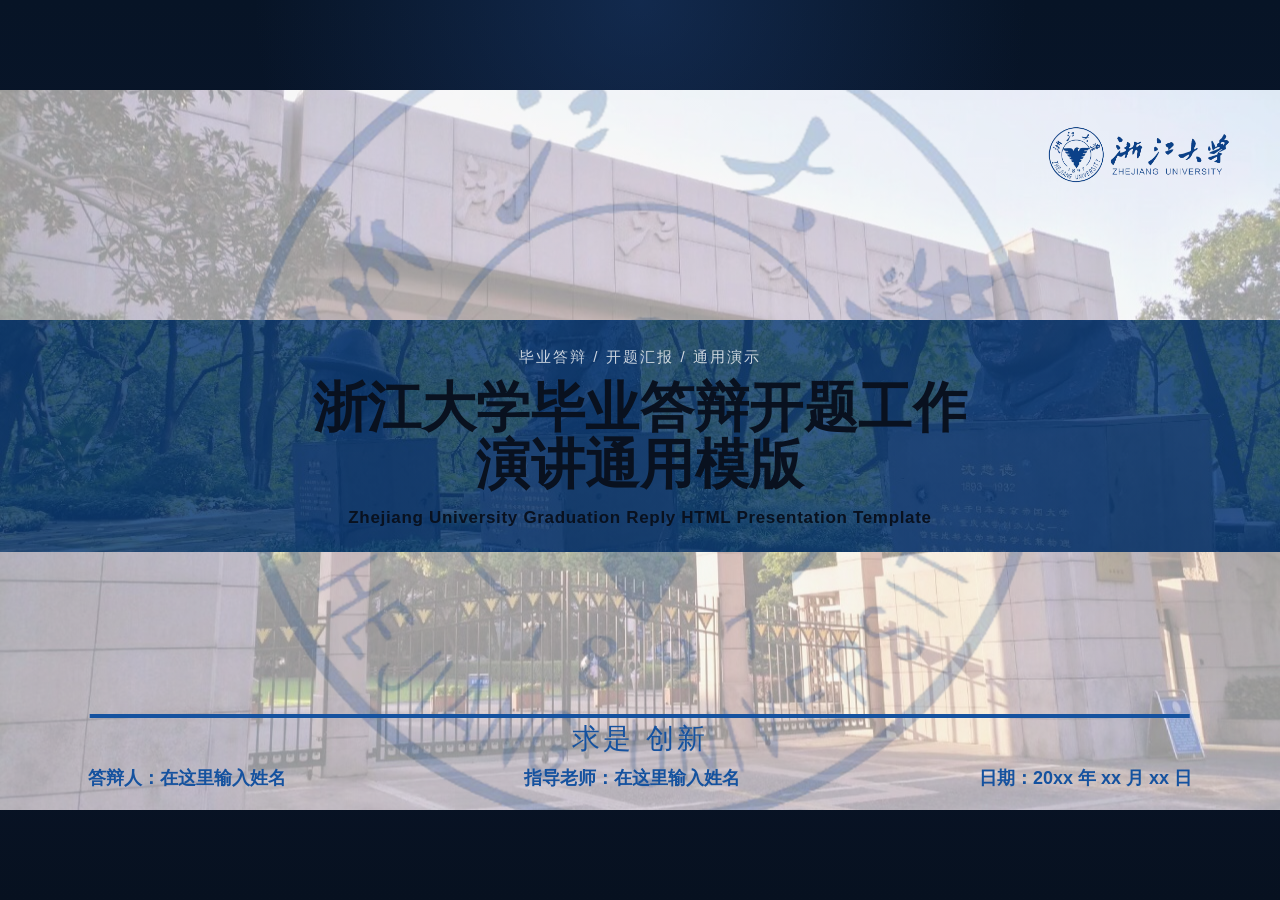
<file: index.html>
<!doctype html>
<html lang="zh-CN">
<head>
  <meta charset="utf-8">
  <meta name="viewport" content="width=device-width, initial-scale=1">
  <title>浙江大学答辩 HTML PPT 模版</title>
  <link rel="stylesheet" href="styles.css">
</head>
<body>
  <div class="app-shell">
    <main class="stage">
      <div class="deck-frame">
        <div class="slides">
          <section class="slide cover-slide is-active" data-title="封面">
            <div class="cover-hero"></div>
            <img class="cover-seal" src="assets/seal.png" alt="浙江大学校徽水印">
            <img class="logo-top" src="assets/logo-full.png" alt="浙江大学">

            <div class="cover-band">
              <p class="cover-band-kicker">毕业答辩 / 开题汇报 / 通用演示</p>
              <h2>
                <span>浙江大学毕业答辩开题工作</span>
                <span>演讲通用模版</span>
              </h2>
              <p class="cover-band-en">Zhejiang University Graduation Reply HTML Presentation Template</p>
            </div>

            <div class="cover-motto">求是 创新</div>

            <footer class="cover-meta">
              <span>答辩人：在这里输入姓名</span>
              <span>指导老师：在这里输入姓名</span>
              <span>日期：20xx 年 xx 月 xx 日</span>
            </footer>
          </section>

          <section class="slide agenda-slide" data-title="目录">
            <div class="slide-master master-fade"></div>
            <img class="logo-top" src="assets/logo-full.png" alt="浙江大学">

            <div class="agenda-left">
              <div class="agenda-frame top"></div>
              <div class="agenda-frame bottom"></div>
              <div class="agenda-card">
                <h2>目录</h2>
                <p>CONTENT</p>
              </div>
            </div>

            <div class="agenda-right">
              <ol class="agenda-list">
                <li>
                  <span class="agenda-index">1</span>
                  <div>
                    <h3>研究背景与问题提出</h3>
                    <p>说明研究起点、现实场景以及本次汇报的核心问题。</p>
                  </div>
                </li>
                <li>
                  <span class="agenda-index">2</span>
                  <div>
                    <h3>研究目标与技术路线</h3>
                    <p>交代总体目标、研究思路和方法结构。</p>
                  </div>
                </li>
                <li>
                  <span class="agenda-index">3</span>
                  <div>
                    <h3>研究设计与样本来源</h3>
                    <p>说明样本、变量、识别策略以及研究设计的规范性。</p>
                  </div>
                </li>
                <li>
                  <span class="agenda-index">4</span>
                  <div>
                    <h3>创新点与工作安排</h3>
                    <p>概括研究创新、后续计划与预期贡献。</p>
                  </div>
                </li>
              </ol>
              <div class="agenda-strokes" aria-hidden="true">
                <span></span>
                <span></span>
                <span></span>
              </div>
            </div>
          </section>

          <section class="slide chapter-slide" data-title="第一部分">
            <div class="slide-master master-fade"></div>
            <div class="chapter-top-mask"></div>
            <div class="chapter-diamond"><span>01</span></div>
            <div class="chapter-copy">
              <h2>第一部分 研究背景与研究问题</h2>
              <p>围绕现实场景、文献缺口与核心研究问题，说明本研究为什么值得开展。</p>
            </div>
            <div class="page-date page-date-blue">JUNE 12th</div>
          </section>

          <section class="slide summary-slide" data-title="研究背景">
            <div class="slide-master master-fade"></div>
            <div class="standard-header">
              <div class="header-mark" aria-hidden="true"></div>
              <h2>研究背景与研究意义</h2>
              <img class="logo-top" src="assets/logo-full.png" alt="浙江大学">
            </div>

            <div class="summary-lead">研究背景</div>
            <p class="summary-brief">
              本页建议用一到两句话直接交代“为什么要研究这个问题”。答辩汇报中，评委最先关心的是选题是否重要、是否真实存在文献空白，以及你的研究问题是否足够明确。
            </p>

            <div class="glass-panel summary-panel">
              <div class="panel-tag">核心问题</div>
              <div class="panel-content">
                <div class="question-grid">
                  <article class="question-card">
                    <h3>实践背景</h3>
                    <p>交代现实情境中的核心矛盾、行业痛点或治理需求，说明该问题为何具有研究必要性。</p>
                  </article>
                  <article class="question-card">
                    <h3>文献缺口</h3>
                    <p>概括已有研究的主要观点与不足，说明当前研究在对象、方法或结论上的空白。</p>
                  </article>
                  <article class="question-card">
                    <h3>研究问题</h3>
                    <p>明确本研究要回答的核心问题，并引出后续的理论分析、研究设计与实证检验。</p>
                  </article>
                </div>
                <p class="panel-note">
                  正式答辩更适合把“背景、缺口、问题”放在同一页讲清楚，这样能够更自然地过渡到下一页的研究目标与技术路线。
                </p>
              </div>
            </div>

            <div class="keyword-row">
              <span class="keyword-label">关键词</span>
              <span class="keyword-pill">研究背景</span>
              <span class="keyword-pill">文献回顾</span>
              <span class="keyword-pill">研究问题</span>
              <span class="keyword-pill">理论价值</span>
              <span class="keyword-pill">实践意义</span>
            </div>
            <div class="page-date">JUNE 12th</div>
          </section>

          <section class="slide matrix-slide" data-title="技术路线">
            <div class="slide-master master-fade"></div>
            <div class="standard-header">
              <div class="header-mark" aria-hidden="true"></div>
              <h2>研究目标与技术路线</h2>
              <img class="logo-top" src="assets/logo-full.png" alt="浙江大学">
            </div>

            <div class="route-layout">
              <aside class="route-aside">
                <article class="route-meta">
                  <span>研究目标</span>
                  <p>明确本研究希望解释什么现象、识别什么机制、验证什么结论。</p>
                </article>
                <article class="route-meta">
                  <span>研究问题</span>
                  <p>建议拆成 2-3 个可回答的具体问题，避免目标描述过大、过泛。</p>
                </article>
                <article class="route-meta">
                  <span>预期贡献</span>
                  <p>从理论、方法或实践三个角度说明研究可能带来的新增价值。</p>
                </article>
              </aside>

              <div class="route-board">
                <div class="route-board-title">技术路线</div>
                <div class="route-flow">
                  <article class="route-step">
                    <strong>01</strong>
                    <h3>理论分析</h3>
                    <p>梳理研究脉络，构建概念框架与分析逻辑。</p>
                  </article>
                  <div class="route-arrow">→</div>
                  <article class="route-step">
                    <strong>02</strong>
                    <h3>研究假设</h3>
                    <p>将理论命题转化为可检验的假设与变量关系。</p>
                  </article>
                  <div class="route-arrow">→</div>
                  <article class="route-step">
                    <strong>03</strong>
                    <h3>实证设计</h3>
                    <p>说明数据来源、样本构造、模型设定与识别策略。</p>
                  </article>
                  <div class="route-arrow">→</div>
                  <article class="route-step">
                    <strong>04</strong>
                    <h3>结果解释</h3>
                    <p>呈现主要结论、稳健性检验与进一步讨论。</p>
                  </article>
                </div>
                <p class="route-note">答辩现场建议按照“理论分析 → 假设提出 → 设计检验 → 结果解释”的顺序推进，逻辑最清楚。</p>
              </div>
            </div>
            <div class="page-date">JUNE 12th</div>
          </section>

          <section class="slide photo-slide" data-title="研究设计">
            <div class="slide-master master-fade"></div>
            <div class="standard-header">
              <div class="header-mark" aria-hidden="true"></div>
              <h2>研究设计与样本来源</h2>
              <img class="logo-top" src="assets/logo-full.png" alt="浙江大学">
            </div>

            <div class="methods-layout">
              <div class="sample-visual">
                <figure class="photo-card">
                  <img src="assets/bg-students.jpg" alt="样本来源示意">
                </figure>
                <div class="sample-caption">样本来源示意</div>
                <div class="sample-stats">
                  <article class="stats-card">
                    <span>样本区间</span>
                    <strong>2018-2024</strong>
                  </article>
                  <article class="stats-card">
                    <span>数据来源</span>
                    <strong>问卷 / 平台 / 年鉴</strong>
                  </article>
                  <article class="stats-card">
                    <span>样本量</span>
                    <strong>N = 1,280</strong>
                  </article>
                </div>
              </div>

              <div class="method-stack">
                <article class="method-card">
                  <h3>样本来源</h3>
                  <p>简明说明研究对象、样本筛选标准、时间范围以及缺失值处理方式。</p>
                </article>
                <article class="method-card">
                  <h3>核心变量</h3>
                  <p>交代被解释变量、解释变量与控制变量的定义、口径与测量方式。</p>
                </article>
                <article class="method-card">
                  <h3>识别策略</h3>
                  <p>说明模型设定、识别思路、稳健性检验以及可能的内生性处理方案。</p>
                </article>
                <p class="method-note">正式答辩中，这一页的重点不是“写很多字”，而是让评委快速判断你的研究设计是否完整、规范、可信。</p>
              </div>
            </div>
            <div class="page-date">JUNE 12th</div>
          </section>

          <section class="slide cards-slide" data-title="创新与计划">
            <div class="slide-master master-fade"></div>
            <div class="standard-header">
              <div class="header-mark" aria-hidden="true"></div>
              <h2>创新点与工作安排</h2>
              <img class="logo-top" src="assets/logo-full.png" alt="浙江大学">
            </div>

            <div class="defense-grid">
              <section class="innovation-panel">
                <div class="panel-heading">
                  <span>研究创新</span>
                  <h3>本研究的三点创新</h3>
                </div>
                <div class="innovation-list">
                  <article class="innovation-item">
                    <strong>01</strong>
                    <div>
                      <h4>研究视角创新</h4>
                      <p>从新的理论视角切入，重新解释传统研究中的关键关系。</p>
                    </div>
                  </article>
                  <article class="innovation-item">
                    <strong>02</strong>
                    <div>
                      <h4>识别方法创新</h4>
                      <p>在研究设计或模型构建上提出更适合当前问题的处理方式。</p>
                    </div>
                  </article>
                  <article class="innovation-item">
                    <strong>03</strong>
                    <div>
                      <h4>实践应用创新</h4>
                      <p>将研究结论进一步转化为可执行的管理建议或政策启示。</p>
                    </div>
                  </article>
                </div>
              </section>

              <section class="plan-panel">
                <div class="panel-heading">
                  <span>工作安排</span>
                  <h3>后续进度计划</h3>
                </div>
                <div class="timeline">
                  <article class="timeline-item">
                    <span class="timeline-date">4 月</span>
                    <div>
                      <h4>完成文献梳理与理论框架</h4>
                      <p>明确研究问题，完善变量定义与研究假设。</p>
                    </div>
                  </article>
                  <article class="timeline-item">
                    <span class="timeline-date">5 月</span>
                    <div>
                      <h4>完成数据整理与基准回归</h4>
                      <p>完成样本清洗、模型设定和初步结果输出。</p>
                    </div>
                  </article>
                  <article class="timeline-item">
                    <span class="timeline-date">6 月</span>
                    <div>
                      <h4>补充稳健性与机制检验</h4>
                      <p>完善异质性分析、机制分析及附录结果。</p>
                    </div>
                  </article>
                  <article class="timeline-item">
                    <span class="timeline-date">答辩前</span>
                    <div>
                      <h4>完成论文定稿与答辩材料</h4>
                      <p>统一图表格式、优化汇报逻辑、整理答辩问答准备。</p>
                    </div>
                  </article>
                </div>
              </section>
            </div>
            <div class="page-date">JUNE 12th</div>
          </section>

          <section class="slide ending-slide" data-title="结束页">
            <div class="cover-hero ending-hero"></div>
            <img class="cover-seal ending-seal" src="assets/seal.png" alt="浙江大学校徽水印">
            <img class="logo-top" src="assets/logo-full.png" alt="浙江大学">

            <div class="ending-card">
              <p>THANK YOU</p>
              <h2>答辩完毕</h2>
              <span>敬请各位老师批评指正</span>
            </div>
          </section>
        </div>
      </div>
    </main>
  </div>

  <script src="script.js"></script>
</body>
</html>
</file>
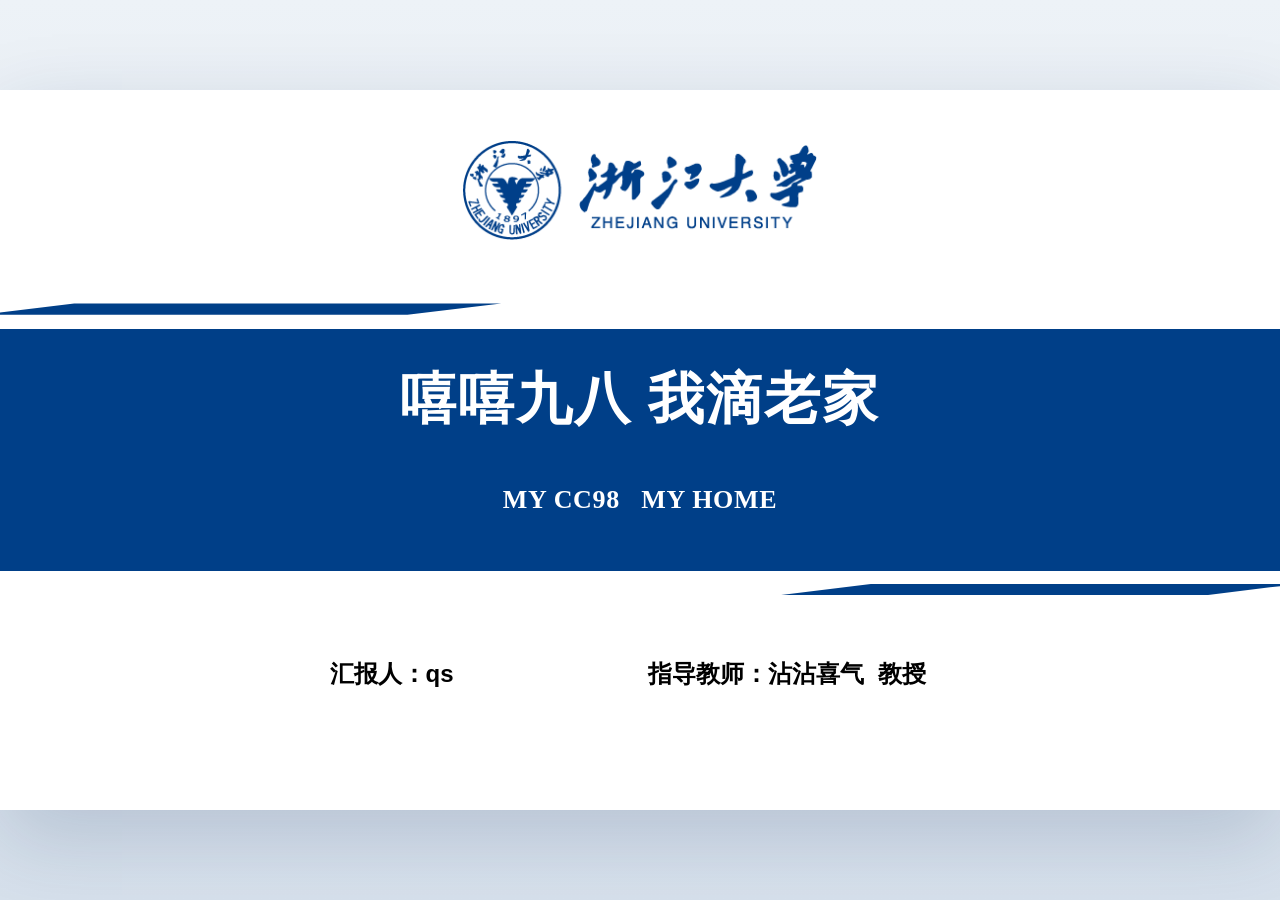
<file: templates/templet2-html-ppt-template/index.html>
<!doctype html>
<html lang="zh-CN">
<head>
  <meta charset="utf-8">
  <meta name="viewport" content="width=device-width, initial-scale=1">
  <title>templet2 Editable HTML</title>
  <link rel="stylesheet" href="styles.css">
</head>
<body>
  <main class="deck-frame">
    <div class="deck-stage">
<section class="slide is-active" data-title="slide-1"><div class="slide-bg" style="background:#FFFFFF"></div><img class="ppt-el ppt-pic" src="assets/media/image1.png" alt="" style="left:462.711px;top:51.201px;width:354.579px;height:98.494px;transform:rotate(0deg);"><div class="ppt-el ppt-shape geom-rect" style="left:0px;top:239.292px;width:1280px;height:241.448px;background:#003F88;border:none;transform:rotate(0deg)"></div><div class="ppt-el ppt-shape geom-parallelogram" style="left:-19.525px;top:213.437px;width:520.678px;height:11.39px;background:#003F88;border:none;transform:rotate(0deg)"></div><div class="ppt-el ppt-shape geom-parallelogram" style="left:779.119px;top:493.757px;width:520.678px;height:11.39px;background:#003F88;border:none;transform:rotate(0deg)"></div><div class="ppt-el ppt-shape geom-rect" style="left:269.179px;top:565.695px;width:244.881px;height:48.469px;background:transparent;border:none;transform:rotate(0deg)"><div class="text-box" style="padding:4.8px 9.6px 4.8px 9.6px;justify-content:flex-start;"><div class="text-flow"><p style="text-align:center;margin:0;line-height:1.15;white-space:pre-wrap;"><span style="font-size:24px;font-weight:700;font-style:normal;font-family:微软雅黑, Arial, Arial, sans-serif;color:#000000;white-space:pre-wrap;">汇报人：</span><span style="font-size:24px;font-weight:700;font-style:normal;font-family:微软雅黑, Arial, Arial, sans-serif;color:#000000;white-space:pre-wrap;">qs</span></p></div></div></div><div class="ppt-el ppt-shape geom-rect" style="left:574.634px;top:565.695px;width:424.692px;height:48.469px;background:transparent;border:none;transform:rotate(0deg)"><div class="text-box" style="padding:4.8px 9.6px 4.8px 9.6px;justify-content:flex-start;"><div class="text-flow"><p style="text-align:center;margin:0;line-height:1.15;white-space:pre-wrap;"><span style="font-size:24px;font-weight:700;font-style:normal;font-family:微软雅黑, Arial, Arial, sans-serif;color:#000000;white-space:pre-wrap;">指导教师：沾沾喜气  教授</span></p></div></div></div><div class="ppt-el ppt-shape geom-rect" style="left:290.183px;top:271.708px;width:699.633px;height:100.169px;background:transparent;border:none;transform:rotate(0deg)"><div class="text-box" style="padding:4.8px 9.6px 4.8px 9.6px;justify-content:flex-start;"><div class="text-flow"><p style="text-align:center;margin:0;line-height:1.15;white-space:pre-wrap;"><span style="font-size:56px;font-weight:700;font-style:normal;font-family:黑体;color:#FFFFFF;letter-spacing:2px;white-space:pre-wrap;">嘻嘻九八 我滴老家</span></p></div></div></div><div class="ppt-el ppt-shape geom-rect" style="left:0px;top:390.04px;width:1280px;height:51.7px;background:transparent;border:none;transform:rotate(0deg)"><div class="text-box" style="padding:4.8px 9.6px 4.8px 9.6px;justify-content:flex-start;"><div class="text-flow"><p style="text-align:center;margin:0;line-height:1.15;white-space:pre-wrap;"><span style="font-size:26px;font-weight:700;font-style:normal;font-family:Calibri;color:#FFFFFF;letter-spacing:0.667px;white-space:pre-wrap;">MY CC98   MY HOME</span></p></div></div></div></section><section class="slide" data-title="slide-2"><div class="slide-bg" style="background:#FFFFFF"></div><div class="ppt-el ppt-shape geom-rect" style="left:0px;top:0px;width:465.344px;height:720px;background:#003F88;border:none;transform:rotate(0deg)"></div><img class="ppt-el ppt-pic" src="assets/media/image2.png" alt="" style="left:25.458px;top:-13.924px;width:414.427px;height:145.099px;transform:rotate(0deg);"><div class="ppt-el ppt-shape geom-rect" style="left:114.32px;top:280.181px;width:236.702px;height:96.938px;background:transparent;border:none;transform:rotate(0deg)"><div class="text-box" style="padding:4.8px 9.6px 4.8px 9.6px;justify-content:flex-start;"><div class="text-flow"><p style="text-align:center;margin:0;line-height:1.15;white-space:pre-wrap;"><span style="font-size:54px;font-weight:400;font-style:normal;font-family:微软雅黑, Arial, Arial, sans-serif;color:#FFFFFF;white-space:pre-wrap;">目  录</span></p></div></div></div><div class="ppt-el ppt-shape geom-rect" style="left:138.591px;top:413.83px;width:197.275px;height:48.469px;background:transparent;border:none;transform:rotate(0deg)"><div class="text-box" style="padding:4.8px 9.6px 4.8px 9.6px;justify-content:flex-start;"><div class="text-flow"><p style="text-align:center;margin:0;line-height:1.15;white-space:pre-wrap;"><span style="font-size:24px;font-weight:700;font-style:normal;font-family:微软雅黑, Arial, Arial, sans-serif;color:#FFFFFF;white-space:pre-wrap;">CONTENTS</span></p></div></div></div><div class="ppt-el ppt-shape geom-trapezoid" style="left:89.435px;top:326.539px;width:42.561px;height:4.221px;background:#4472C4;border:none;transform:rotate(270deg)"></div><div class="ppt-el ppt-shape geom-trapezoid" style="left:85.49px;top:326.539px;width:27.517px;height:4.221px;background:#4472C4;border:none;transform:rotate(270deg)"></div><div class="ppt-el ppt-shape geom-trapezoid" style="left:79.628px;top:326.539px;width:17.258px;height:4.221px;background:#4472C4;border:none;transform:rotate(270deg)"></div><div class="ppt-el ppt-shape geom-trapezoid" style="left:350.924px;top:326.539px;width:42.561px;height:4.221px;background:#4472C4;border:none;transform:rotate(270deg)"></div><div class="ppt-el ppt-shape geom-trapezoid" style="left:346.979px;top:326.539px;width:27.517px;height:4.221px;background:#4472C4;border:none;transform:rotate(270deg)"></div><div class="ppt-el ppt-shape geom-trapezoid" style="left:341.117px;top:326.539px;width:17.258px;height:4.221px;background:#4472C4;border:none;transform:rotate(270deg)"></div><div class="ppt-el ppt-shape geom-rect" style="left:58.356px;top:392.474px;width:348.632px;height:4.8px;background:rgba(242, 242, 242, 0.250);border:none;transform:rotate(0deg)"></div><div class="ppt-el ppt-shape geom-round2diag" style="left:654.022px;top:157.847px;width:73.101px;height:29.91px;background:linear-gradient(20.00deg, rgba(255, 255, 255, 0.360) 100.0%, #003F88 0.0%);border:none;transform:rotate(0deg)"></div><div class="ppt-el ppt-shape geom-rect" style="left:661.78px;top:89.989px;width:73.101px;height:106.631px;background:transparent;border:none;transform:rotate(0deg)"><div class="text-box" style="padding:4.8px 9.6px 4.8px 9.6px;justify-content:flex-start;"><div class="text-flow"><p style="text-align:left;margin:0;line-height:1.15;white-space:pre-wrap;"><span style="font-size:60px;font-weight:700;font-style:italic;font-family:黑体;color:#000000;white-space:pre-wrap;">1</span></p></div></div></div><div class="ppt-el ppt-shape geom-rect" style="left:757.824px;top:103.75px;width:493.211px;height:87.244px;background:transparent;border:none;transform:rotate(0deg)"><div class="text-box" style="padding:4.8px 9.6px 4.8px 9.6px;justify-content:flex-start;"><div class="text-flow"><p style="text-align:left;margin:0;line-height:1.15;white-space:pre-wrap;"><span style="font-size:48px;font-weight:700;font-style:normal;font-family:黑体;color:#000000;white-space:pre-wrap;">背景与意义</span></p></div></div></div><div class="ppt-el ppt-shape geom-round2diag" style="left:654.022px;top:302.075px;width:73.101px;height:29.91px;background:linear-gradient(20.00deg, rgba(255, 255, 255, 0.360) 100.0%, #003F88 0.0%);border:none;transform:rotate(0deg)"></div><div class="ppt-el ppt-shape geom-rect" style="left:661.78px;top:234.217px;width:73.101px;height:106.631px;background:transparent;border:none;transform:rotate(0deg)"><div class="text-box" style="padding:4.8px 9.6px 4.8px 9.6px;justify-content:flex-start;"><div class="text-flow"><p style="text-align:left;margin:0;line-height:1.15;white-space:pre-wrap;"><span style="font-size:60px;font-weight:700;font-style:italic;font-family:黑体;color:#000000;white-space:pre-wrap;">2</span></p></div></div></div><div class="ppt-el ppt-shape geom-rect" style="left:757.824px;top:247.978px;width:493.211px;height:87.244px;background:transparent;border:none;transform:rotate(0deg)"><div class="text-box" style="padding:4.8px 9.6px 4.8px 9.6px;justify-content:flex-start;"><div class="text-flow"><p style="text-align:left;margin:0;line-height:1.15;white-space:pre-wrap;"><span style="font-size:48px;font-weight:700;font-style:normal;font-family:黑体;color:#000000;white-space:pre-wrap;">材料与方法</span></p></div></div></div><div class="ppt-el ppt-shape geom-round2diag" style="left:654.022px;top:446.302px;width:73.101px;height:29.91px;background:linear-gradient(20.00deg, rgba(255, 255, 255, 0.360) 100.0%, #003F88 0.0%);border:none;transform:rotate(0deg)"></div><div class="ppt-el ppt-shape geom-rect" style="left:661.78px;top:378.444px;width:73.101px;height:106.631px;background:transparent;border:none;transform:rotate(0deg)"><div class="text-box" style="padding:4.8px 9.6px 4.8px 9.6px;justify-content:flex-start;"><div class="text-flow"><p style="text-align:left;margin:0;line-height:1.15;white-space:pre-wrap;"><span style="font-size:60px;font-weight:700;font-style:italic;font-family:黑体;color:#000000;white-space:pre-wrap;">3</span></p></div></div></div><div class="ppt-el ppt-shape geom-rect" style="left:757.824px;top:392.205px;width:493.211px;height:87.244px;background:transparent;border:none;transform:rotate(0deg)"><div class="text-box" style="padding:4.8px 9.6px 4.8px 9.6px;justify-content:flex-start;"><div class="text-flow"><p style="text-align:left;margin:0;line-height:1.15;white-space:pre-wrap;"><span style="font-size:48px;font-weight:700;font-style:normal;font-family:黑体;color:#000000;white-space:pre-wrap;">结果分析</span></p></div></div></div><div class="ppt-el ppt-shape geom-round2diag" style="left:654.022px;top:590.53px;width:73.101px;height:29.91px;background:linear-gradient(20.00deg, rgba(255, 255, 255, 0.360) 100.0%, #003F88 0.0%);border:none;transform:rotate(0deg)"></div><div class="ppt-el ppt-shape geom-rect" style="left:661.78px;top:522.672px;width:73.101px;height:106.631px;background:transparent;border:none;transform:rotate(0deg)"><div class="text-box" style="padding:4.8px 9.6px 4.8px 9.6px;justify-content:flex-start;"><div class="text-flow"><p style="text-align:left;margin:0;line-height:1.15;white-space:pre-wrap;"><span style="font-size:60px;font-weight:700;font-style:italic;font-family:黑体;color:#000000;white-space:pre-wrap;">4</span></p></div></div></div><div class="ppt-el ppt-shape geom-rect" style="left:757.824px;top:536.433px;width:493.211px;height:87.244px;background:transparent;border:none;transform:rotate(0deg)"><div class="text-box" style="padding:4.8px 9.6px 4.8px 9.6px;justify-content:flex-start;"><div class="text-flow"><p style="text-align:left;margin:0;line-height:1.15;white-space:pre-wrap;"><span style="font-size:48px;font-weight:700;font-style:normal;font-family:黑体;color:#000000;white-space:pre-wrap;">讨论总结</span></p></div></div></div><div class="ppt-el ppt-shape geom-rect" style="left:-16.834px;top:126.118px;width:462.828px;height:619.418px;background:url('assets/media/image3.png') center / cover no-repeat;border:none;transform:rotate(0deg)"></div></section><section class="slide" data-title="slide-3"><div class="slide-bg" style="background:#FFFFFF"></div><div class="ppt-el ppt-shape geom-rect" style="left:85.333px;top:90.135px;width:224.762px;height:126.019px;background:transparent;border:none;transform:rotate(0deg)"><div class="text-box" style="padding:4.8px 9.6px 4.8px 9.6px;justify-content:flex-start;"><div class="text-flow"><p style="text-align:left;margin:0;line-height:1.15;white-space:pre-wrap;"><span style="font-size:72px;font-weight:700;font-style:normal;font-family:汉仪瑞意宋X 75简;color:#003F88;white-space:pre-wrap;">目录</span></p></div></div></div><svg class="ppt-el ppt-line" style="left:640px;top:295.619px;width:0px;height:190.476px;transform:rotate(0deg);" viewBox="0 0 100 100" preserveAspectRatio="none"><line x1="0" y1="0" x2="100" y2="100" stroke="#003F88" stroke-width="1.333" vector-effect="non-scaling-stroke" /></svg><svg class="ppt-el ppt-line" style="left:232.762px;top:394.667px;width:814.476px;height:0px;transform:rotate(0deg);" viewBox="0 0 100 100" preserveAspectRatio="none"><line x1="0" y1="0" x2="100" y2="100" stroke="#003F89" stroke-width="1.333" vector-effect="non-scaling-stroke" /></svg><div class="ppt-el ppt-shape geom-rect" style="left:232.762px;top:278.382px;width:151.81px;height:106.631px;background:transparent;border:none;transform:rotate(0deg)"><div class="text-box" style="padding:4.8px 9.6px 4.8px 9.6px;justify-content:flex-start;"><div class="text-flow"><p style="text-align:left;margin:0;line-height:1.15;white-space:pre-wrap;"><span style="font-size:60px;font-weight:700;font-style:normal;font-family:汉仪润圆-45简;color:#003F88;white-space:pre-wrap;">01</span></p></div></div></div><div class="ppt-el ppt-shape geom-rect" style="left:649.339px;top:279.71px;width:149.567px;height:106.631px;background:transparent;border:none;transform:rotate(0deg)"><div class="text-box" style="padding:4.8px 9.6px 4.8px 9.6px;justify-content:flex-start;"><div class="text-flow"><p style="text-align:left;margin:0;line-height:1.15;white-space:pre-wrap;"><span style="font-size:60px;font-weight:700;font-style:normal;font-family:汉仪润圆-45简;color:#003F88;white-space:pre-wrap;">02</span></p></div></div></div><div class="ppt-el ppt-shape geom-rect" style="left:232.762px;top:398.839px;width:134.774px;height:106.631px;background:transparent;border:none;transform:rotate(0deg)"><div class="text-box" style="padding:4.8px 9.6px 4.8px 9.6px;justify-content:flex-start;"><div class="text-flow"><p style="text-align:left;margin:0;line-height:1.15;white-space:pre-wrap;"><span style="font-size:60px;font-weight:700;font-style:normal;font-family:汉仪润圆-45简;color:#003F88;white-space:pre-wrap;">03</span></p></div></div></div><div class="ppt-el ppt-shape geom-rect" style="left:649.339px;top:398.839px;width:143.887px;height:106.631px;background:transparent;border:none;transform:rotate(0deg)"><div class="text-box" style="padding:4.8px 9.6px 4.8px 9.6px;justify-content:flex-start;"><div class="text-flow"><p style="text-align:left;margin:0;line-height:1.15;white-space:pre-wrap;"><span style="font-size:60px;font-weight:700;font-style:normal;font-family:汉仪润圆-45简;color:#003F88;white-space:pre-wrap;">04</span></p></div></div></div><div class="ppt-el ppt-shape geom-rect" style="left:332.302px;top:305.234px;width:305.837px;height:67.856px;background:transparent;border:none;transform:rotate(0deg)"><div class="text-box" style="padding:4.8px 9.6px 4.8px 9.6px;justify-content:flex-start;"><div class="text-flow"><p style="text-align:left;margin:0;line-height:1.15;white-space:pre-wrap;"><span style="font-size:36px;font-weight:700;font-style:normal;font-family:汉仪润圆-45简;color:#003F88;letter-spacing:2px;white-space:pre-wrap;">添加标题</span></p></div></div></div><div class="ppt-el ppt-shape geom-rect" style="left:753.252px;top:425.422px;width:255.948px;height:67.856px;background:transparent;border:none;transform:rotate(0deg)"><div class="text-box" style="padding:4.8px 9.6px 4.8px 9.6px;justify-content:flex-start;"><div class="text-flow"><p style="text-align:left;margin:0;line-height:1.15;white-space:pre-wrap;"><span style="font-size:36px;font-weight:700;font-style:normal;font-family:汉仪润圆-45简;color:#003F88;letter-spacing:2px;white-space:pre-wrap;">添加标题</span></p></div></div></div><div class="ppt-el ppt-shape geom-rect" style="left:332.302px;top:425.422px;width:305.837px;height:67.856px;background:transparent;border:none;transform:rotate(0deg)"><div class="text-box" style="padding:4.8px 9.6px 4.8px 9.6px;justify-content:flex-start;"><div class="text-flow"><p style="text-align:left;margin:0;line-height:1.15;white-space:pre-wrap;"><span style="font-size:36px;font-weight:700;font-style:normal;font-family:汉仪润圆-45简;color:#003F88;letter-spacing:2px;white-space:pre-wrap;">添加标题</span></p></div></div></div><div class="ppt-el ppt-shape geom-rect" style="left:753.252px;top:305.234px;width:305.837px;height:67.856px;background:transparent;border:none;transform:rotate(0deg)"><div class="text-box" style="padding:4.8px 9.6px 4.8px 9.6px;justify-content:flex-start;"><div class="text-flow"><p style="text-align:left;margin:0;line-height:1.15;white-space:pre-wrap;"><span style="font-size:36px;font-weight:700;font-style:normal;font-family:汉仪润圆-45简;color:#003F88;letter-spacing:2px;white-space:pre-wrap;">添加标题</span></p></div></div></div><div class="ppt-el ppt-shape geom-rect" style="left:105.493px;top:208.645px;width:273.261px;height:42.006px;background:transparent;border:none;transform:rotate(0deg)"><div class="text-box" style="padding:4.8px 9.6px 4.8px 9.6px;justify-content:flex-start;"><div class="text-flow"><p style="text-align:left;margin:0;line-height:1.15;white-space:pre-wrap;"><span style="font-size:20px;font-weight:700;font-style:normal;font-family:汉仪润圆-45简;color:#003F88;white-space:pre-wrap;">CONTENTS</span></p></div></div></div><img class="ppt-el ppt-pic" src="assets/media/image4.png" alt="" style="left:1012.773px;top:555.961px;width:291.556px;height:165.883px;transform:rotate(0deg);"><img class="ppt-el ppt-pic" src="assets/media/image5.png" alt="" style="left:-5.8px;top:536.346px;width:375.637px;height:186.017px;transform:rotate(0deg);"><img class="ppt-el ppt-pic" src="assets/media/image6.png" alt="" style="left:225.066px;top:631.464px;width:294.743px;height:90.898px;transform:rotate(0deg);"><img class="ppt-el ppt-pic" src="assets/media/image7.png" alt="" style="left:148.774px;top:576.228px;width:89.571px;height:146.144px;transform:rotate(0deg);"><img class="ppt-el ppt-pic" src="assets/media/image8.png" alt="" style="left:669.168px;top:615.03px;width:347.355px;height:107.332px;transform:rotate(0deg);"><img class="ppt-el ppt-pic" src="assets/media/image9.png" alt="" style="left:476.665px;top:584.126px;width:243.351px;height:147.692px;transform:rotate(0deg);"><img class="ppt-el ppt-pic" src="assets/media/image10.png" alt="" style="left:936.34px;top:565.146px;width:160.364px;height:176.52px;transform:rotate(0deg);"><img class="ppt-el ppt-pic" src="assets/media/image1.png" alt="" style="left:1061.608px;top:28.421px;width:198.801px;height:55.222px;transform:rotate(0deg);"></section><section class="slide" data-title="slide-4"><div class="slide-bg" style="background:#FFFFFF"></div><div class="ppt-el ppt-shape geom-ellipse" style="left:-233.9px;top:119.871px;width:469.169px;height:469.169px;background:transparent;border:2px solid #DAE3F3;transform:rotate(0deg)"></div><div class="ppt-el ppt-shape geom-ellipse" style="left:-351.51px;top:0.74px;width:714.035px;height:714.035px;background:transparent;border:2px solid #B4C7E7;transform:rotate(0deg)"></div><div class="ppt-el ppt-shape geom-rect" style="left:559.758px;top:134.466px;width:596.093px;height:15.628px;background:#F2F2F2;border:none;transform:rotate(0deg)"></div><div class="ppt-el ppt-shape geom-ellipse" style="left:670.579px;top:414.604px;width:118.961px;height:58.682px;background:#DEEBF7;border:none;transform:rotate(0deg)"></div><div class="ppt-el ppt-shape geom-rect" style="left:680.436px;top:404.296px;width:99.246px;height:74.319px;background:transparent;border:none;transform:rotate(0deg)"><div class="text-box" style="padding:4.8px 9.6px 4.8px 9.6px;justify-content:flex-start;"><div class="text-flow"><p style="text-align:justify;margin:0;line-height:1.15;white-space:pre-wrap;"><span style="font-size:40px;font-weight:700;font-style:normal;font-family:楷体;color:#003F88;letter-spacing:1.333px;white-space:pre-wrap;">02</span></p></div></div></div><div class="ppt-el ppt-shape geom-rect" style="left:795.151px;top:404.91px;width:525.778px;height:74.319px;background:transparent;border:none;transform:rotate(0deg)"><div class="text-box" style="padding:4.8px 9.6px 4.8px 9.6px;justify-content:flex-start;"><div class="text-flow"><p style="text-align:left;margin:0;line-height:1.15;white-space:pre-wrap;"><span style="font-size:40px;font-weight:400;font-style:normal;font-family:楷体;color:#000000;letter-spacing:1.333px;white-space:pre-wrap;">研究路线</span></p></div></div></div><div class="ppt-el ppt-shape geom-rect" style="left:632.267px;top:66.142px;width:451.076px;height:87.244px;background:transparent;border:none;transform:rotate(0deg)"><div class="text-box" style="padding:4.8px 9.6px 4.8px 9.6px;justify-content:flex-start;"><div class="text-flow"><p style="text-align:center;margin:0;line-height:1.15;white-space:pre-wrap;"><span style="font-size:48px;font-weight:700;font-style:normal;font-family:仿宋;color:#003F88;letter-spacing:6.667px;white-space:pre-wrap;">目  录</span></p></div></div></div><div class="ppt-el ppt-shape geom-ellipse" style="left:-180.912px;top:172.726px;width:373.91px;height:373.91px;background:linear-gradient(45.00deg, #8FAADC 0.0%, rgba(207, 219, 223, 0.590) 51.0%, #DAE3F3 100.0%);border:none;transform:rotate(127.953deg)"></div><div class="ppt-el ppt-shape geom-ellipse" style="left:-155.143px;top:198.495px;width:322.371px;height:322.371px;background:linear-gradient(45.00deg, #8FAADC 0.0%, rgba(207, 219, 223, 0.590) 51.0%, #DAE3F3 100.0%);border:none;transform:rotate(131.917deg)"></div><div class="ppt-el ppt-shape geom-ellipse" style="left:-114.906px;top:234.916px;width:249.53px;height:249.53px;background:linear-gradient(45.00deg, #8FAADC 0.0%, rgba(207, 219, 223, 0.590) 51.0%, #DAE3F3 100.0%);border:none;transform:rotate(131.917deg)"></div><div class="ppt-el ppt-shape geom-ellipse" style="left:-81.741px;top:265.774px;width:187.814px;height:187.814px;background:linear-gradient(45.00deg, #8FAADC 0.0%, rgba(207, 219, 223, 0.590) 51.0%, #DAE3F3 100.0%);border:none;transform:rotate(131.917deg)"></div><div class="ppt-el ppt-shape geom-ellipse" style="left:-53.077px;top:294.437px;width:130.486px;height:130.486px;background:linear-gradient(45.00deg, #8FAADC 0.0%, rgba(207, 219, 223, 0.590) 51.0%, #DAE3F3 100.0%);border:none;transform:rotate(131.917deg)"></div><div class="ppt-el ppt-shape geom-ellipse" style="left:-401.634px;top:-62.772px;width:819.547px;height:819.547px;background:transparent;border:2px solid #DAE3F3;transform:rotate(0deg)"></div><div class="ppt-el ppt-shape geom-ellipse" style="left:399.089px;top:430.092px;width:20.132px;height:20.132px;background:#DAE3F3;border:1px solid #DAE3F3;transform:rotate(0deg)"></div><div class="ppt-el ppt-shape geom-ellipse" style="left:-479.886px;top:-126.114px;width:961.141px;height:961.141px;background:transparent;border:2px solid #B4C7E7;transform:rotate(0deg)"></div><div class="ppt-el ppt-shape geom-ellipse" style="left:396.578px;top:86.746px;width:14.826px;height:14.826px;background:#B4C7E7;border:1px solid #B4C7E7;transform:rotate(0deg)"></div><div class="ppt-el ppt-shape geom-ellipse" style="left:342.263px;top:665.584px;width:27.19px;height:27.19px;background:#B4C7E7;border:1px solid #B4C7E7;transform:rotate(0deg)"></div><div class="ppt-el ppt-shape geom-ellipse" style="left:-266.316px;top:87.456px;width:534px;height:534px;background:transparent;border:2px solid #B4C7E7;transform:rotate(0deg)"></div><div class="ppt-el ppt-shape geom-ellipse" style="left:252.773px;top:302.469px;width:21.278px;height:21.278px;background:#B4C7E7;border:1px solid #B4C7E7;transform:rotate(0deg)"></div><div class="ppt-el ppt-shape geom-ellipse" style="left:168.818px;top:601.503px;width:17.23px;height:17.23px;background:#DAE3F3;border:1px solid #DAE3F3;transform:rotate(0deg)"></div><div class="ppt-el ppt-shape geom-ellipse" style="left:-310.443px;top:43.328px;width:622.255px;height:622.255px;background:transparent;border:2px solid #DAE3F3;transform:rotate(0deg)"></div><div class="ppt-el ppt-shape geom-ellipse" style="left:88.16px;top:47.304px;width:16.141px;height:16.141px;background:#DAE3F3;border:1px solid #DAE3F3;transform:rotate(0deg)"></div><div class="ppt-el ppt-shape geom-ellipse" style="left:670.579px;top:250.126px;width:118.961px;height:58.682px;background:#DEEBF7;border:none;transform:rotate(0deg)"></div><div class="ppt-el ppt-shape geom-rect" style="left:680.436px;top:239.818px;width:99.246px;height:74.319px;background:transparent;border:none;transform:rotate(0deg)"><div class="text-box" style="padding:4.8px 9.6px 4.8px 9.6px;justify-content:flex-start;"><div class="text-flow"><p style="text-align:justify;margin:0;line-height:1.15;white-space:pre-wrap;"><span style="font-size:40px;font-weight:700;font-style:normal;font-family:楷体;color:#003F88;letter-spacing:1.333px;white-space:pre-wrap;">01</span></p></div></div></div><div class="ppt-el ppt-shape geom-rect" style="left:795.151px;top:241.164px;width:525.778px;height:74.319px;background:transparent;border:none;transform:rotate(0deg)"><div class="text-box" style="padding:4.8px 9.6px 4.8px 9.6px;justify-content:flex-start;"><div class="text-flow"><p style="text-align:left;margin:0;line-height:1.15;white-space:pre-wrap;"><span style="font-size:40px;font-weight:400;font-style:normal;font-family:楷体;color:#000000;letter-spacing:1.333px;white-space:pre-wrap;">课题背景</span></p></div></div></div><div class="ppt-el ppt-shape geom-ellipse" style="left:670.579px;top:583.041px;width:118.961px;height:58.682px;background:#DEEBF7;border:none;transform:rotate(0deg)"></div><div class="ppt-el ppt-shape geom-rect" style="left:680.436px;top:568.775px;width:99.246px;height:74.319px;background:transparent;border:none;transform:rotate(0deg)"><div class="text-box" style="padding:4.8px 9.6px 4.8px 9.6px;justify-content:flex-start;"><div class="text-flow"><p style="text-align:justify;margin:0;line-height:1.15;white-space:pre-wrap;"><span style="font-size:40px;font-weight:700;font-style:normal;font-family:楷体;color:#003F88;letter-spacing:1.333px;white-space:pre-wrap;">03</span></p></div></div></div><div class="ppt-el ppt-shape geom-rect" style="left:795.151px;top:572.721px;width:525.778px;height:74.319px;background:transparent;border:none;transform:rotate(0deg)"><div class="text-box" style="padding:4.8px 9.6px 4.8px 9.6px;justify-content:flex-start;"><div class="text-flow"><p style="text-align:left;margin:0;line-height:1.15;white-space:pre-wrap;"><span style="font-size:40px;font-weight:400;font-style:normal;font-family:楷体;color:#000000;letter-spacing:1.333px;white-space:pre-wrap;">进度安排</span></p></div></div></div><div class="ppt-el ppt-shape geom-rect" style="left:632.267px;top:135.866px;width:451.076px;height:48.469px;background:transparent;border:none;transform:rotate(0deg)"><div class="text-box" style="padding:4.8px 9.6px 4.8px 9.6px;justify-content:flex-start;"><div class="text-flow"><p style="text-align:center;margin:0;line-height:1.15;white-space:pre-wrap;"><span style="font-size:24px;font-weight:400;font-style:normal;font-family:等线;color:#003F88;letter-spacing:2.667px;white-space:pre-wrap;">CONTENTS</span></p></div></div></div><img class="ppt-el ppt-pic" src="assets/media/image11.png" alt="" style="left:-114.242px;top:236.306px;width:293.011px;height:232.091px;transform:rotate(0deg);"></section><section class="slide" data-title="slide-5"><div class="slide-bg" style="background:#FFFFFF"></div><img class="ppt-el ppt-pic" src="assets/media/image12.png" alt="" style="left:22.75px;top:142.716px;width:1234.5px;height:420.212px;transform:rotate(0deg);"><div class="ppt-el ppt-shape geom-rect" style="left:572.274px;top:522.059px;width:353.672px;height:86.333px;background:transparent;border:none;transform:rotate(0deg)"><div class="text-box" style="padding:4.8px 9.6px 4.8px 9.6px;justify-content:center;"><div class="text-flow"><p style="text-align:left;margin:0;line-height:1.15;white-space:pre-wrap;"><span style="font-size:44px;font-weight:400;font-style:normal;font-family:微软雅黑, Arial, Arial, sans-serif;color:#003F88;letter-spacing:2.667px;white-space:pre-wrap;">成果展示</span></p></div></div></div><div class="ppt-el ppt-shape geom-rect" style="left:572.274px;top:390.699px;width:353.672px;height:86.333px;background:transparent;border:none;transform:rotate(0deg)"><div class="text-box" style="padding:4.8px 9.6px 4.8px 9.6px;justify-content:center;"><div class="text-flow"><p style="text-align:left;margin:0;line-height:1.15;white-space:pre-wrap;"><span style="font-size:44px;font-weight:400;font-style:normal;font-family:微软雅黑, Arial, Arial, sans-serif;color:#003F88;letter-spacing:2.667px;white-space:pre-wrap;">技术路线</span></p></div></div></div><div class="ppt-el ppt-shape geom-rect" style="left:341.953px;top:132.481px;width:596.093px;height:15.628px;background:#DAE3F3;border:none;transform:rotate(0deg)"></div><div class="ppt-el ppt-shape geom-rect" style="left:497.6px;top:57.022px;width:284.8px;height:96.938px;background:transparent;border:none;transform:rotate(0deg)"><div class="text-box" style="padding:4.8px 9.6px 4.8px 9.6px;justify-content:flex-start;"><div class="text-flow"><p style="text-align:justify;margin:0;line-height:1.15;white-space:pre-wrap;"><span style="font-size:54px;font-weight:700;font-style:normal;font-family:微软雅黑, Arial, Arial, sans-serif;color:#003F88;white-space:pre-wrap;">目录</span></p></div></div></div><div class="ppt-el ppt-shape geom-ellipse" style="left:394.473px;top:273.35px;width:149.101px;height:61.009px;background:#DAE3F3;border:none;transform:rotate(0deg)"></div><div class="ppt-el ppt-shape geom-rect" style="left:422.27px;top:260.687px;width:93.508px;height:87.244px;background:transparent;border:none;transform:rotate(0deg)"><div class="text-box" style="padding:4.8px 9.6px 4.8px 9.6px;justify-content:flex-start;"><div class="text-flow"><p style="text-align:center;margin:0;line-height:1.15;white-space:pre-wrap;"><span style="font-size:48px;font-weight:400;font-style:normal;font-family:Impact;color:#003F88;white-space:pre-wrap;">01</span></p></div></div></div><div class="ppt-el ppt-shape geom-ellipse" style="left:394.473px;top:402.907px;width:149.101px;height:61.009px;background:#DAE3F3;border:none;transform:rotate(0deg)"></div><div class="ppt-el ppt-shape geom-rect" style="left:422.27px;top:390.244px;width:93.508px;height:87.244px;background:transparent;border:none;transform:rotate(0deg)"><div class="text-box" style="padding:4.8px 9.6px 4.8px 9.6px;justify-content:flex-start;"><div class="text-flow"><p style="text-align:center;margin:0;line-height:1.15;white-space:pre-wrap;"><span style="font-size:48px;font-weight:400;font-style:normal;font-family:Impact;color:#003F88;white-space:pre-wrap;">02</span></p></div></div></div><div class="ppt-el ppt-shape geom-ellipse" style="left:394.473px;top:535.121px;width:149.101px;height:61.009px;background:#DAE3F3;border:none;transform:rotate(0deg)"></div><div class="ppt-el ppt-shape geom-rect" style="left:422.27px;top:522.458px;width:93.508px;height:87.244px;background:transparent;border:none;transform:rotate(0deg)"><div class="text-box" style="padding:4.8px 9.6px 4.8px 9.6px;justify-content:flex-start;"><div class="text-flow"><p style="text-align:center;margin:0;line-height:1.15;white-space:pre-wrap;"><span style="font-size:48px;font-weight:400;font-style:normal;font-family:Impact;color:#003F88;white-space:pre-wrap;">03</span></p></div></div></div><div class="ppt-el ppt-shape geom-rect" style="left:510.322px;top:129.991px;width:259.356px;height:67.856px;background:transparent;border:none;transform:rotate(0deg)"><div class="text-box" style="padding:4.8px 9.6px 4.8px 9.6px;justify-content:flex-start;"><div class="text-flow"><p style="text-align:justify;margin:0;line-height:1.15;white-space:pre-wrap;"><span style="font-size:36px;font-weight:700;font-style:normal;font-family:Calibri;color:#003F88;white-space:pre-wrap;">contents</span></p></div></div></div><div class="ppt-el ppt-shape geom-rect" style="left:572.274px;top:259.621px;width:353.672px;height:86.333px;background:transparent;border:none;transform:rotate(0deg)"><div class="text-box" style="padding:4.8px 9.6px 4.8px 9.6px;justify-content:center;"><div class="text-flow"><p style="text-align:left;margin:0;line-height:1.15;white-space:pre-wrap;"><span style="font-size:44px;font-weight:400;font-style:normal;font-family:微软雅黑, Arial, Arial, sans-serif;color:#003F88;letter-spacing:2.667px;white-space:pre-wrap;">课题背景</span></p></div></div></div><div class="ppt-el ppt-shape geom-roundrect" style="left:22.75px;top:25.5px;width:1234.5px;height:673.5px;background:transparent;border:3px solid #9DC3E6;transform:rotate(0deg)"></div></section><section class="slide" data-title="slide-6"><div class="slide-bg" style="background:#FFFFFF"></div><div class="ppt-el ppt-shape geom-rect" style="left:437.484px;top:119.814px;width:405.033px;height:282.097px;background:transparent;border:none;transform:rotate(0deg)"><div class="text-box" style="padding:4.8px 9.6px 4.8px 9.6px;justify-content:center;"><div class="text-flow"><p style="text-align:left;margin:0;line-height:1.15;white-space:pre-wrap;"><span style="font-size:18px;font-weight:400;font-style:normal;font-family:微软雅黑, Arial, Arial, sans-serif;color:#000000;white-space:pre-wrap;">01</span></p></div></div></div><div class="ppt-el ppt-shape geom-rect" style="left:246.545px;top:282.612px;width:40px;height:10.182px;background:#003F88;border:none;transform:rotate(0deg)"></div><div class="ppt-el ppt-shape geom-rect" style="left:286.545px;top:477.818px;width:730.153px;height:8.727px;background:#003F88;border:none;transform:rotate(0deg)"></div><div class="ppt-el ppt-shape geom-rect" style="left:241.833px;top:342.14px;width:796.335px;height:86.333px;background:transparent;border:none;transform:rotate(0deg)"><div class="text-box" style="padding:4.8px 9.6px 4.8px 9.6px;justify-content:center;"><div class="text-flow"><p style="text-align:left;margin:0;line-height:1.15;white-space:pre-wrap;"><span style="font-size:88px;font-weight:400;font-style:normal;font-family:微软雅黑, Arial, Arial, sans-serif;color:#003F88;letter-spacing:3.333px;white-space:pre-wrap;">课题背景</span></p></div></div></div><div class="ppt-el ppt-shape geom-roundrect" style="left:22.75px;top:25.5px;width:1234.5px;height:673.5px;background:transparent;border:3px solid #003F88;transform:rotate(0deg)"></div></section><section class="slide" data-title="slide-7"><div class="slide-bg" style="background:#FFFFFF"></div><div class="ppt-el ppt-shape geom-rect" style="left:0px;top:0px;width:1280px;height:264px;background:#003F88;border:none;transform:rotate(0deg)"></div><div class="ppt-el ppt-shape geom-diamond" style="left:508px;top:131.982px;width:264px;height:264px;background:#FFFFFF;border:none;transform:rotate(0deg)"></div><div class="ppt-el ppt-shape geom-diamond" style="left:526.64px;top:150.622px;width:226.72px;height:226.72px;background:#4472C4;border:none;transform:rotate(0deg)"></div><div class="ppt-el ppt-shape geom-rect" style="left:526.64px;top:263.982px;width:226.72px;height:113.36px;background:#4472C4;border:none;transform:rotate(0deg)"></div><div class="ppt-el ppt-shape geom-rect" style="left:522.88px;top:213.168px;width:234.24px;height:138.944px;background:transparent;border:none;transform:rotate(0deg)"><div class="text-box" style="padding:4.8px 9.6px 4.8px 9.6px;justify-content:flex-start;"><div class="text-flow"><p style="text-align:center;margin:0;line-height:1.15;white-space:pre-wrap;"><span style="font-size:80px;font-weight:700;font-style:normal;font-family:Cambria;color:#FFFFFF;white-space:pre-wrap;">01</span></p></div></div></div><div class="ppt-el ppt-shape geom-rect" style="left:241.833px;top:425.762px;width:796.335px;height:86.333px;background:transparent;border:none;transform:rotate(0deg)"><div class="text-box" style="padding:4.8px 9.6px 4.8px 9.6px;justify-content:center;"><div class="text-flow"><p style="text-align:left;margin:0;line-height:1.15;white-space:pre-wrap;"><span style="font-size:88px;font-weight:400;font-style:normal;font-family:微软雅黑, Arial, Arial, sans-serif;color:#003F88;letter-spacing:3.333px;white-space:pre-wrap;">课题背景</span></p></div></div></div><svg class="ppt-el ppt-line" style="left:0px;top:132px;width:1280px;height:0px;transform:rotate(0deg);" viewBox="0 0 100 100" preserveAspectRatio="none"><line x1="0" y1="0" x2="100" y2="100" stroke="#FFFFFF" stroke-width="6" vector-effect="non-scaling-stroke" /></svg><img class="ppt-el ppt-pic" src="assets/media/image4.png" alt="" style="left:1012.773px;top:555.347px;width:291.556px;height:165.883px;transform:rotate(0deg);"><img class="ppt-el ppt-pic" src="assets/media/image5.png" alt="" style="left:-5.8px;top:535.732px;width:375.637px;height:186.017px;transform:rotate(0deg);"><img class="ppt-el ppt-pic" src="assets/media/image6.png" alt="" style="left:225.066px;top:630.85px;width:294.743px;height:90.898px;transform:rotate(0deg);"><img class="ppt-el ppt-pic" src="assets/media/image7.png" alt="" style="left:148.774px;top:575.614px;width:89.571px;height:146.144px;transform:rotate(0deg);"><img class="ppt-el ppt-pic" src="assets/media/image8.png" alt="" style="left:669.168px;top:614.416px;width:347.355px;height:107.332px;transform:rotate(0deg);"><img class="ppt-el ppt-pic" src="assets/media/image9.png" alt="" style="left:476.665px;top:583.512px;width:243.351px;height:147.692px;transform:rotate(0deg);"><img class="ppt-el ppt-pic" src="assets/media/image10.png" alt="" style="left:936.34px;top:564.532px;width:160.364px;height:176.52px;transform:rotate(0deg);"></section><section class="slide" data-title="slide-8"><div class="slide-bg" style="background:#FFFFFF"></div><div class="ppt-el ppt-shape geom-rect" style="left:34.909px;top:43.636px;width:40.727px;height:19.394px;background:#003F88;border:none;transform:rotate(0deg)"></div><div class="ppt-el ppt-shape geom-rect" style="left:55.273px;top:53.333px;width:53.818px;height:33.454px;background:#003F88;border:none;transform:rotate(0deg)"></div><svg class="ppt-el ppt-line" style="left:94.061px;top:82.909px;width:784.485px;height:0px;transform:rotate(0deg);" viewBox="0 0 100 100" preserveAspectRatio="none"><line x1="0" y1="0" x2="100" y2="100" stroke="#003F88" stroke-width="6" vector-effect="non-scaling-stroke" /></svg><img class="ppt-el ppt-pic" src="assets/media/image1.png" alt="" style="left:1042.443px;top:29.083px;width:214.72px;height:59.644px;transform:rotate(0deg);"><div class="ppt-el ppt-shape geom-rect" style="left:122.327px;top:28.248px;width:214.72px;height:54.931px;background:transparent;border:none;transform:rotate(0deg)"><div class="text-box" style="padding:4.8px 9.6px 4.8px 9.6px;justify-content:flex-start;"><div class="text-flow"><p style="text-align:left;margin:0;line-height:1.15;white-space:pre-wrap;"><span style="font-size:28px;font-weight:700;font-style:normal;font-family:微软雅黑, Arial, Arial, sans-serif;color:#003F88;white-space:pre-wrap;">请输入标题</span></p></div></div></div><div class="ppt-el ppt-shape geom-rect" style="left:55.273px;top:143.388px;width:1162.667px;height:523.278px;background:#DEEBF7;border:none;transform:rotate(0deg)"></div></section><section class="slide" data-title="slide-9"><div class="slide-bg" style="background:#FFFFFF"></div><img class="ppt-el ppt-pic" src="assets/media/image1.png" alt="" style="left:1042.443px;top:29.083px;width:214.72px;height:59.644px;transform:rotate(0deg);"><div class="ppt-el ppt-shape geom-rect" style="left:56.917px;top:22.929px;width:638.152px;height:54.931px;background:transparent;border:none;transform:rotate(0deg)"><div class="text-box" style="padding:4.8px 9.6px 4.8px 9.6px;justify-content:flex-start;"><div class="text-flow"><p style="text-align:left;margin:0;line-height:1.15;white-space:pre-wrap;"><span style="font-size:28px;font-weight:700;font-style:normal;font-family:微软雅黑;color:#003F88;white-space:pre-wrap;">01 </span><span style="font-size:28px;font-weight:700;font-style:normal;font-family:微软雅黑;color:#003F88;white-space:pre-wrap;">一级标题 </span><span style="font-size:28px;font-weight:700;font-style:normal;font-family:微软雅黑;color:#003F88;white-space:pre-wrap;">–</span><span style="font-size:28px;font-weight:700;font-style:normal;font-family:微软雅黑;color:#003F88;white-space:pre-wrap;"> </span><span style="font-size:24px;font-weight:700;font-style:normal;font-family:微软雅黑;color:#003F88;white-space:pre-wrap;">二级标题</span></p></div></div></div><div class="ppt-el ppt-shape geom-ellipse" style="left:47.084px;top:46.498px;width:7.262px;height:7.262px;background:#003F89;border:none;transform:rotate(0deg)"></div><div class="ppt-el ppt-shape geom-rect" style="left:0px;top:49.811px;width:50.084px;height:52.914px;background:#4472C4;border:none;transform:rotate(180deg)"></div><div class="ppt-el ppt-shape geom-rect" style="left:1.415px;top:-1.723px;width:50.084px;height:52.914px;background:#4472C4;border:none;transform:rotate(90deg)"></div><svg class="ppt-el ppt-line" style="left:640px;top:148.837px;width:0px;height:500.837px;transform:rotate(0deg);" viewBox="0 0 100 100" preserveAspectRatio="none"><line x1="0" y1="0" x2="100" y2="100" stroke="#003F88" stroke-width="4" vector-effect="non-scaling-stroke" /></svg><div class="ppt-el ppt-shape geom-rect" style="left:121.302px;top:135.442px;width:382.511px;height:67.856px;background:transparent;border:none;transform:rotate(0deg)"><div class="text-box" style="padding:4.8px 9.6px 4.8px 9.6px;justify-content:flex-start;"><div class="text-flow"><p style="text-align:center;margin:0;line-height:1.15;white-space:pre-wrap;"><span style="font-size:36px;font-weight:700;font-style:normal;font-family:微软雅黑, Arial, Arial, sans-serif;color:#000000;letter-spacing:1.333px;white-space:pre-wrap;">标题栏</span><span style="font-size:36px;font-weight:700;font-style:normal;font-family:微软雅黑, Arial, Arial, sans-serif;color:#000000;letter-spacing:1.333px;white-space:pre-wrap;">1</span></p></div></div></div><div class="ppt-el ppt-shape geom-rect" style="left:121.302px;top:245.209px;width:382.511px;height:281.119px;background:transparent;border:none;transform:rotate(0deg)"><div class="text-box" style="padding:4.8px 9.6px 4.8px 9.6px;justify-content:flex-start;"><div class="text-flow"><p style="text-align:left;margin:0;line-height:1.15;white-space:pre-wrap;"><span style="font-size:24px;font-weight:400;font-style:normal;font-family:微软雅黑, Arial, Arial, sans-serif;color:#000000;letter-spacing:1.333px;white-space:pre-wrap;">文字</span></p><p style="text-align:left;margin:0;line-height:1.15;white-space:pre-wrap;"><span style="font-size:24px;font-weight:400;font-style:normal;font-family:微软雅黑, Arial, Arial, sans-serif;color:#000000;letter-spacing:1.333px;white-space:pre-wrap;">文字</span></p><p style="text-align:left;margin:0;line-height:1.15;white-space:pre-wrap;"><span style="font-size:24px;font-weight:400;font-style:normal;font-family:微软雅黑, Arial, Arial, sans-serif;color:#000000;letter-spacing:1.333px;white-space:pre-wrap;">文字</span></p></div></div></div><div class="ppt-el ppt-shape geom-rect" style="left:776.186px;top:135.442px;width:382.511px;height:67.856px;background:transparent;border:none;transform:rotate(0deg)"><div class="text-box" style="padding:4.8px 9.6px 4.8px 9.6px;justify-content:flex-start;"><div class="text-flow"><p style="text-align:center;margin:0;line-height:1.15;white-space:pre-wrap;"><span style="font-size:36px;font-weight:700;font-style:normal;font-family:微软雅黑, Arial, Arial, sans-serif;color:#000000;letter-spacing:1.333px;white-space:pre-wrap;">标题栏</span><span style="font-size:36px;font-weight:700;font-style:normal;font-family:微软雅黑, Arial, Arial, sans-serif;color:#000000;letter-spacing:1.333px;white-space:pre-wrap;">2</span></p></div></div></div><div class="ppt-el ppt-shape geom-rect" style="left:809.302px;top:245.209px;width:382.511px;height:281.119px;background:transparent;border:none;transform:rotate(0deg)"><div class="text-box" style="padding:4.8px 9.6px 4.8px 9.6px;justify-content:flex-start;"><div class="text-flow"><p style="text-align:left;margin:0;line-height:1.15;white-space:pre-wrap;"><span style="font-size:24px;font-weight:400;font-style:normal;font-family:微软雅黑, Arial, Arial, sans-serif;color:#000000;letter-spacing:1.333px;white-space:pre-wrap;">文字</span></p><p style="text-align:left;margin:0;line-height:1.15;white-space:pre-wrap;"><span style="font-size:24px;font-weight:400;font-style:normal;font-family:微软雅黑, Arial, Arial, sans-serif;color:#000000;letter-spacing:1.333px;white-space:pre-wrap;">文字</span></p><p style="text-align:left;margin:0;line-height:1.15;white-space:pre-wrap;"><span style="font-size:24px;font-weight:400;font-style:normal;font-family:微软雅黑, Arial, Arial, sans-serif;color:#000000;letter-spacing:1.333px;white-space:pre-wrap;">文字</span></p></div></div></div></section><section class="slide" data-title="slide-10"><div class="slide-bg" style="background:#FFFFFF"></div><img class="ppt-el ppt-pic" src="assets/media/image13.png" alt="" style="left:26.123px;top:641.036px;width:45.543px;height:53.033px;transform:rotate(0deg);"><img class="ppt-el ppt-pic" src="assets/media/image13.png" alt="" style="left:26.123px;top:577.27px;width:45.543px;height:53.033px;transform:rotate(0deg);"><img class="ppt-el ppt-pic" src="assets/media/image13.png" alt="" style="left:81px;top:641.036px;width:45.543px;height:53.033px;transform:rotate(0deg);"><img class="ppt-el ppt-pic" src="assets/media/image13.png" alt="" style="left:81px;top:577.27px;width:45.543px;height:53.033px;transform:rotate(0deg);"><div class="ppt-el ppt-shape geom-rect" style="left:54.352px;top:54.913px;width:44.726px;height:33.659px;background:transparent;border:none;transform:rotate(0deg)"><div class="text-box" style="padding:0px 0px 0px 0px;justify-content:flex-start;"><div class="text-flow"><p style="text-align:center;margin:0;line-height:1.15;white-space:pre-wrap;"><span style="font-size:24px;font-weight:700;font-style:normal;font-family:黑体;color:#003F88;letter-spacing:0.493px;white-space:pre-wrap;">03</span></p></div></div></div><div class="ppt-el ppt-shape geom-rect" style="left:123.32px;top:54.913px;width:321.458px;height:33.659px;background:transparent;border:none;transform:rotate(0deg)"><div class="text-box" style="padding:0px 0px 0px 0px;justify-content:flex-start;"><div class="text-flow"><p style="text-align:left;margin:0;line-height:1.15;white-space:pre-wrap;"><span style="font-size:32px;font-weight:700;font-style:normal;font-family:黑体;color:#003F88;letter-spacing:0.493px;white-space:pre-wrap;">xxxx</span></p></div></div></div><svg class="ppt-el ppt-line" style="left:1280px;top:720px;width:89.029px;height:0px;transform:rotate(0deg);" viewBox="0 0 100 100" preserveAspectRatio="none"><line x1="0" y1="0" x2="100" y2="100" stroke="#FFC000" stroke-width="1.333" vector-effect="non-scaling-stroke" /></svg><div class="ppt-el ppt-shape geom-rect" style="left:123.32px;top:192.551px;width:843.854px;height:143.753px;background:#5B9BD5;border:none;transform:rotate(0deg)"></div><div class="ppt-el ppt-shape geom-rect" style="left:111.496px;top:201.357px;width:846.972px;height:140.712px;background:#FFFFFF;border:2px solid #000000;transform:rotate(0deg)"></div><div class="ppt-el ppt-shape geom-rect" style="left:946.178px;top:258.267px;width:50.216px;height:47.857px;background:#FFFFFF;border:2px solid #000000;transform:rotate(0deg)"></div><div class="ppt-el ppt-shape geom-rect" style="left:942.425px;top:247.539px;width:13.376px;height:69.314px;background:#FFFFFF;border:none;transform:rotate(0deg)"></div><div class="ppt-el ppt-shape geom-rect" style="left:417.343px;top:163.002px;width:235.278px;height:59.099px;background:#BDD7EE;border:2px solid #000000;transform:rotate(0deg)"></div><div class="ppt-el ppt-shape geom-rect" style="left:423.221px;top:174.031px;width:223.38px;height:37.981px;background:transparent;border:none;transform:rotate(0deg)"><div class="text-box" style="padding:0px 0px 0px 0px;justify-content:flex-start;"><div class="text-flow"><p style="text-align:center;margin:0;line-height:1.15;white-space:pre-wrap;"><span style="font-size:24px;font-weight:700;font-style:normal;font-family:微软雅黑;color:#FFFFFF;white-space:pre-wrap;">请输入关键词</span></p></div></div></div><div class="ppt-el ppt-shape geom-rect" style="left:143.43px;top:254.987px;width:827.466px;height:42.006px;background:transparent;border:none;transform:rotate(0deg)"><div class="text-box" style="padding:4.8px 9.6px 4.8px 9.6px;justify-content:flex-start;"><div class="text-flow"><p style="text-align:left;margin:0;line-height:1.15;white-space:pre-wrap;"><span style="font-size:20px;font-weight:400;font-style:normal;font-family:微软雅黑, Arial, Arial, sans-serif;color:#000000;white-space:pre-wrap;">请输入内容</span></p></div></div></div><div class="ppt-el ppt-shape geom-rect" style="left:206.496px;top:356.285px;width:843.854px;height:148.44px;background:#BDD7EE;border:none;transform:rotate(0deg)"></div><div class="ppt-el ppt-shape geom-rect" style="left:194.673px;top:364.369px;width:846.972px;height:148.44px;background:#FFFFFF;border:2px solid #000000;transform:rotate(0deg)"></div><div class="ppt-el ppt-shape geom-rect" style="left:156.092px;top:416.62px;width:50.216px;height:43.938px;background:#FFFFFF;border:2px solid #000000;transform:rotate(0deg)"></div><div class="ppt-el ppt-shape geom-rect" style="left:196.685px;top:406.77px;width:13.376px;height:63.639px;background:#FFFFFF;border:none;transform:rotate(0deg)"></div><div class="ppt-el ppt-shape geom-rect" style="left:501.157px;top:325.507px;width:235.279px;height:54.261px;background:#5B9BD5;border:2px solid #000000;transform:rotate(0deg)"></div><div class="ppt-el ppt-shape geom-rect" style="left:507.419px;top:334.549px;width:223.38px;height:37.961px;background:transparent;border:none;transform:rotate(0deg)"><div class="text-box" style="padding:0px 0px 0px 0px;justify-content:flex-start;"><div class="text-flow"><p style="text-align:center;margin:0;line-height:1.15;white-space:pre-wrap;"><span style="font-size:24px;font-weight:700;font-style:normal;font-family:微软雅黑;color:#FFFFFF;white-space:pre-wrap;">请输入关键词</span></p></div></div></div><div class="ppt-el ppt-shape geom-rect" style="left:225.357px;top:422.167px;width:828.11px;height:42.006px;background:transparent;border:none;transform:rotate(0deg)"><div class="text-box" style="padding:4.8px 9.6px 4.8px 9.6px;justify-content:flex-start;"><div class="text-flow"><p style="text-align:left;margin:0;line-height:1.15;white-space:pre-wrap;"><span style="font-size:20px;font-weight:400;font-style:normal;font-family:微软雅黑, Arial, Arial, sans-serif;color:#000000;white-space:pre-wrap;">请输入内容</span></p></div></div></div><div class="ppt-el ppt-shape geom-rect" style="left:314.496px;top:527.058px;width:843.854px;height:111.716px;background:#5B9BD5;border:none;transform:rotate(0deg)"></div><div class="ppt-el ppt-shape geom-rect" style="left:302.672px;top:535.864px;width:846.971px;height:111.716px;background:#FFFFFF;border:2px solid #000000;transform:rotate(0deg)"></div><div class="ppt-el ppt-shape geom-rect" style="left:1136.456px;top:575.582px;width:50.215px;height:47.857px;background:#FFFFFF;border:2px solid #000000;transform:rotate(90deg)"></div><div class="ppt-el ppt-shape geom-rect" style="left:1133.933px;top:566.478px;width:13.375px;height:69.313px;background:#FFFFFF;border:none;transform:rotate(0deg)"></div><div class="ppt-el ppt-shape geom-rect" style="left:608.519px;top:497.509px;width:235.278px;height:59.099px;background:#BDD7EE;border:2px solid #000000;transform:rotate(0deg)"></div><div class="ppt-el ppt-shape geom-rect" style="left:614.397px;top:508.538px;width:223.38px;height:37.981px;background:transparent;border:none;transform:rotate(0deg)"><div class="text-box" style="padding:0px 0px 0px 0px;justify-content:flex-start;"><div class="text-flow"><p style="text-align:center;margin:0;line-height:1.15;white-space:pre-wrap;"><span style="font-size:24px;font-weight:700;font-style:normal;font-family:微软雅黑;color:#FFFFFF;white-space:pre-wrap;">请输入关键词</span></p></div></div></div><div class="ppt-el ppt-shape geom-rect" style="left:314.362px;top:578.263px;width:810.338px;height:42.006px;background:transparent;border:none;transform:rotate(0deg)"><div class="text-box" style="padding:4.8px 9.6px 4.8px 9.6px;justify-content:flex-start;"><div class="text-flow"><p style="text-align:left;margin:0;line-height:1.15;white-space:pre-wrap;"><span style="font-size:20px;font-weight:400;font-style:normal;font-family:微软雅黑, Arial, Arial, sans-serif;color:#000000;white-space:pre-wrap;">请输入内容</span></p></div></div></div><img class="ppt-el ppt-pic" src="assets/media/image15.png" alt="" style="left:979.747px;top:209.706px;width:147.617px;height:109.995px;transform:rotate(0deg);"><img class="ppt-el ppt-pic" src="assets/media/image15.png" alt="" style="left:57.064px;top:377.955px;width:130.803px;height:116.261px;transform:rotate(0deg);"><img class="ppt-el ppt-pic" src="assets/media/image13.png" alt="" style="left:1124.701px;top:134.238px;width:54.068px;height:62.961px;transform:rotate(0deg);"><img class="ppt-el ppt-pic" src="assets/media/image13.png" alt="" style="left:1124.701px;top:58.535px;width:54.068px;height:62.961px;transform:rotate(0deg);"><img class="ppt-el ppt-pic" src="assets/media/image13.png" alt="" style="left:1189.851px;top:134.238px;width:54.068px;height:62.961px;transform:rotate(0deg);"><img class="ppt-el ppt-pic" src="assets/media/image13.png" alt="" style="left:1189.851px;top:58.535px;width:54.068px;height:62.961px;transform:rotate(0deg);"><div class="ppt-el ppt-shape geom-ellipse" style="left:52.226px;top:45.317px;width:48.979px;height:48.979px;background:transparent;border:1px solid #9DC3E6;transform:rotate(0deg)"></div><div class="ppt-el ppt-shape geom-ellipse" style="left:46.582px;top:39.673px;width:60.267px;height:60.267px;background:transparent;border:1px solid #BDD7EE;transform:rotate(0deg)"></div><div class="ppt-el ppt-shape geom-ellipse" style="left:41.193px;top:34.284px;width:71.045px;height:71.045px;background:transparent;border:1px solid #DEEBF7;transform:rotate(0deg)"></div></section><section class="slide" data-title="slide-11"><div class="slide-bg" style="background:#FFFFFF"></div><div class="ppt-el ppt-shape geom-roundrect" style="left:90.857px;top:202.286px;width:309.428px;height:456.857px;background:#DEEBF7;border:none;transform:rotate(0deg)"></div><div class="ppt-el ppt-shape geom-roundrect" style="left:485.286px;top:202.286px;width:309.428px;height:456.857px;background:#DEEBF7;border:none;transform:rotate(0deg)"></div><div class="ppt-el ppt-shape geom-roundrect" style="left:879.715px;top:202.286px;width:309.428px;height:456.857px;background:#DEEBF7;border:none;transform:rotate(0deg)"></div><div class="ppt-el ppt-shape geom-rect" style="left:90.857px;top:124.671px;width:91.714px;height:138.944px;background:transparent;border:none;transform:rotate(0deg)"><div class="text-box" style="padding:4.8px 9.6px 4.8px 9.6px;justify-content:flex-start;"><div class="text-flow"><p style="text-align:left;margin:0;line-height:1.15;white-space:pre-wrap;"><span style="font-size:80px;font-weight:700;font-style:italic;font-family:Calibri;color:#003F88;white-space:pre-wrap;">1</span></p></div></div></div><div class="ppt-el ppt-shape geom-rect" style="left:485.286px;top:124.671px;width:91.714px;height:138.944px;background:transparent;border:none;transform:rotate(0deg)"><div class="text-box" style="padding:4.8px 9.6px 4.8px 9.6px;justify-content:flex-start;"><div class="text-flow"><p style="text-align:left;margin:0;line-height:1.15;white-space:pre-wrap;"><span style="font-size:80px;font-weight:700;font-style:italic;font-family:Calibri;color:#003F88;white-space:pre-wrap;">2</span></p></div></div></div><div class="ppt-el ppt-shape geom-rect" style="left:879.715px;top:124.671px;width:91.714px;height:138.944px;background:transparent;border:none;transform:rotate(0deg)"><div class="text-box" style="padding:4.8px 9.6px 4.8px 9.6px;justify-content:flex-start;"><div class="text-flow"><p style="text-align:left;margin:0;line-height:1.15;white-space:pre-wrap;"><span style="font-size:80px;font-weight:700;font-style:italic;font-family:Calibri;color:#003F88;white-space:pre-wrap;">3</span></p></div></div></div><div class="ppt-el ppt-shape geom-rect" style="left:56.917px;top:22.929px;width:638.152px;height:54.931px;background:transparent;border:none;transform:rotate(0deg)"><div class="text-box" style="padding:4.8px 9.6px 4.8px 9.6px;justify-content:flex-start;"><div class="text-flow"><p style="text-align:left;margin:0;line-height:1.15;white-space:pre-wrap;"><span style="font-size:28px;font-weight:700;font-style:normal;font-family:微软雅黑;color:#003F88;white-space:pre-wrap;">一级标题 </span><span style="font-size:28px;font-weight:700;font-style:normal;font-family:微软雅黑;color:#003F88;white-space:pre-wrap;">–</span><span style="font-size:28px;font-weight:700;font-style:normal;font-family:微软雅黑;color:#003F88;white-space:pre-wrap;"> </span><span style="font-size:24px;font-weight:700;font-style:normal;font-family:微软雅黑;color:#003F88;white-space:pre-wrap;">二级标题</span></p></div></div></div><div class="ppt-el ppt-shape geom-ellipse" style="left:47.084px;top:46.498px;width:7.262px;height:7.262px;background:#003F89;border:none;transform:rotate(0deg)"></div><div class="ppt-el ppt-shape geom-rect" style="left:0px;top:49.811px;width:50.084px;height:52.914px;background:#4472C4;border:none;transform:rotate(180deg)"></div><div class="ppt-el ppt-shape geom-rect" style="left:1.415px;top:-1.723px;width:50.084px;height:52.914px;background:#4472C4;border:none;transform:rotate(90deg)"></div><div class="ppt-el ppt-shape geom-rect" style="left:156px;top:265.329px;width:179.143px;height:67.856px;background:transparent;border:none;transform:rotate(0deg)"><div class="text-box" style="padding:4.8px 9.6px 4.8px 9.6px;justify-content:flex-start;"><div class="text-flow"><p style="text-align:center;margin:0;line-height:1.15;white-space:pre-wrap;"><span style="font-size:36px;font-weight:700;font-style:normal;font-family:微软雅黑, Arial, Arial, sans-serif;color:#000000;white-space:pre-wrap;">XXXX</span></p></div></div></div><div class="ppt-el ppt-shape geom-rect" style="left:127.571px;top:369.288px;width:236px;height:61.394px;background:transparent;border:none;transform:rotate(0deg)"><div class="text-box" style="padding:4.8px 9.6px 4.8px 9.6px;justify-content:flex-start;"><div class="text-flow"><p style="text-align:center;margin:0;line-height:1.15;white-space:pre-wrap;"><span style="font-size:32px;font-weight:700;font-style:normal;font-family:微软雅黑, Arial, Arial, sans-serif;color:#595959;white-space:pre-wrap;">请输入内容</span></p></div></div></div><div class="ppt-el ppt-shape geom-rect" style="left:550.429px;top:265.329px;width:179.143px;height:67.856px;background:transparent;border:none;transform:rotate(0deg)"><div class="text-box" style="padding:4.8px 9.6px 4.8px 9.6px;justify-content:flex-start;"><div class="text-flow"><p style="text-align:center;margin:0;line-height:1.15;white-space:pre-wrap;"><span style="font-size:36px;font-weight:700;font-style:normal;font-family:微软雅黑, Arial, Arial, sans-serif;color:#000000;white-space:pre-wrap;">XXXX</span></p></div></div></div><div class="ppt-el ppt-shape geom-rect" style="left:522px;top:369.288px;width:236px;height:61.394px;background:transparent;border:none;transform:rotate(0deg)"><div class="text-box" style="padding:4.8px 9.6px 4.8px 9.6px;justify-content:flex-start;"><div class="text-flow"><p style="text-align:center;margin:0;line-height:1.15;white-space:pre-wrap;"><span style="font-size:32px;font-weight:700;font-style:normal;font-family:微软雅黑, Arial, Arial, sans-serif;color:#595959;white-space:pre-wrap;">请输入内容</span></p></div></div></div><div class="ppt-el ppt-shape geom-rect" style="left:944.857px;top:265.329px;width:179.143px;height:67.856px;background:transparent;border:none;transform:rotate(0deg)"><div class="text-box" style="padding:4.8px 9.6px 4.8px 9.6px;justify-content:flex-start;"><div class="text-flow"><p style="text-align:center;margin:0;line-height:1.15;white-space:pre-wrap;"><span style="font-size:36px;font-weight:700;font-style:normal;font-family:微软雅黑, Arial, Arial, sans-serif;color:#000000;white-space:pre-wrap;">XXXX</span></p></div></div></div><div class="ppt-el ppt-shape geom-rect" style="left:916.429px;top:369.288px;width:236px;height:61.394px;background:transparent;border:none;transform:rotate(0deg)"><div class="text-box" style="padding:4.8px 9.6px 4.8px 9.6px;justify-content:flex-start;"><div class="text-flow"><p style="text-align:center;margin:0;line-height:1.15;white-space:pre-wrap;"><span style="font-size:32px;font-weight:700;font-style:normal;font-family:微软雅黑, Arial, Arial, sans-serif;color:#595959;white-space:pre-wrap;">请输入内容</span></p></div></div></div></section><section class="slide" data-title="slide-12"><div class="slide-bg" style="background:#FFFFFF"></div><div class="ppt-el ppt-shape geom-rect" style="left:90.857px;top:202.286px;width:309.428px;height:456.857px;background:transparent;border:3px solid #003F88;transform:rotate(0deg)"></div><div class="ppt-el ppt-shape geom-rect" style="left:485.286px;top:202.286px;width:309.428px;height:456.857px;background:transparent;border:3px solid #003F88;transform:rotate(0deg)"></div><div class="ppt-el ppt-shape geom-rect" style="left:879.715px;top:202.286px;width:309.428px;height:456.857px;background:transparent;border:3px solid #003F88;transform:rotate(0deg)"></div><div class="ppt-el ppt-shape geom-rect" style="left:90.857px;top:101.539px;width:91.714px;height:138.944px;background:transparent;border:none;transform:rotate(0deg)"><div class="text-box" style="padding:4.8px 9.6px 4.8px 9.6px;justify-content:flex-start;"><div class="text-flow"><p style="text-align:left;margin:0;line-height:1.15;white-space:pre-wrap;"><span style="font-size:80px;font-weight:700;font-style:italic;font-family:Calibri;color:#003F88;white-space:pre-wrap;">1</span></p></div></div></div><div class="ppt-el ppt-shape geom-rect" style="left:485.286px;top:101.539px;width:91.714px;height:138.944px;background:transparent;border:none;transform:rotate(0deg)"><div class="text-box" style="padding:4.8px 9.6px 4.8px 9.6px;justify-content:flex-start;"><div class="text-flow"><p style="text-align:left;margin:0;line-height:1.15;white-space:pre-wrap;"><span style="font-size:80px;font-weight:700;font-style:italic;font-family:Calibri;color:#003F88;white-space:pre-wrap;">2</span></p></div></div></div><div class="ppt-el ppt-shape geom-rect" style="left:879.715px;top:101.539px;width:91.714px;height:138.944px;background:transparent;border:none;transform:rotate(0deg)"><div class="text-box" style="padding:4.8px 9.6px 4.8px 9.6px;justify-content:flex-start;"><div class="text-flow"><p style="text-align:left;margin:0;line-height:1.15;white-space:pre-wrap;"><span style="font-size:80px;font-weight:700;font-style:italic;font-family:Calibri;color:#003F88;white-space:pre-wrap;">3</span></p></div></div></div><div class="ppt-el ppt-shape geom-rect" style="left:156px;top:265.329px;width:179.143px;height:67.856px;background:transparent;border:none;transform:rotate(0deg)"><div class="text-box" style="padding:4.8px 9.6px 4.8px 9.6px;justify-content:flex-start;"><div class="text-flow"><p style="text-align:center;margin:0;line-height:1.15;white-space:pre-wrap;"><span style="font-size:36px;font-weight:700;font-style:normal;font-family:微软雅黑, Arial, Arial, sans-serif;color:#000000;white-space:pre-wrap;">XXXX</span></p></div></div></div><div class="ppt-el ppt-shape geom-rect" style="left:127.571px;top:369.288px;width:236px;height:61.394px;background:transparent;border:none;transform:rotate(0deg)"><div class="text-box" style="padding:4.8px 9.6px 4.8px 9.6px;justify-content:flex-start;"><div class="text-flow"><p style="text-align:center;margin:0;line-height:1.15;white-space:pre-wrap;"><span style="font-size:32px;font-weight:700;font-style:normal;font-family:微软雅黑, Arial, Arial, sans-serif;color:#595959;white-space:pre-wrap;">请输入内容</span></p></div></div></div><div class="ppt-el ppt-shape geom-rect" style="left:550.429px;top:265.329px;width:179.143px;height:67.856px;background:transparent;border:none;transform:rotate(0deg)"><div class="text-box" style="padding:4.8px 9.6px 4.8px 9.6px;justify-content:flex-start;"><div class="text-flow"><p style="text-align:center;margin:0;line-height:1.15;white-space:pre-wrap;"><span style="font-size:36px;font-weight:700;font-style:normal;font-family:微软雅黑, Arial, Arial, sans-serif;color:#000000;white-space:pre-wrap;">XXXX</span></p></div></div></div><div class="ppt-el ppt-shape geom-rect" style="left:522px;top:369.288px;width:236px;height:61.394px;background:transparent;border:none;transform:rotate(0deg)"><div class="text-box" style="padding:4.8px 9.6px 4.8px 9.6px;justify-content:flex-start;"><div class="text-flow"><p style="text-align:center;margin:0;line-height:1.15;white-space:pre-wrap;"><span style="font-size:32px;font-weight:700;font-style:normal;font-family:微软雅黑, Arial, Arial, sans-serif;color:#595959;white-space:pre-wrap;">请输入内容</span></p></div></div></div><div class="ppt-el ppt-shape geom-rect" style="left:944.857px;top:265.329px;width:179.143px;height:67.856px;background:transparent;border:none;transform:rotate(0deg)"><div class="text-box" style="padding:4.8px 9.6px 4.8px 9.6px;justify-content:flex-start;"><div class="text-flow"><p style="text-align:center;margin:0;line-height:1.15;white-space:pre-wrap;"><span style="font-size:36px;font-weight:700;font-style:normal;font-family:微软雅黑, Arial, Arial, sans-serif;color:#000000;white-space:pre-wrap;">XXXX</span></p></div></div></div><div class="ppt-el ppt-shape geom-rect" style="left:916.429px;top:369.288px;width:236px;height:61.394px;background:transparent;border:none;transform:rotate(0deg)"><div class="text-box" style="padding:4.8px 9.6px 4.8px 9.6px;justify-content:flex-start;"><div class="text-flow"><p style="text-align:center;margin:0;line-height:1.15;white-space:pre-wrap;"><span style="font-size:32px;font-weight:700;font-style:normal;font-family:微软雅黑, Arial, Arial, sans-serif;color:#595959;white-space:pre-wrap;">请输入内容</span></p></div></div></div><img class="ppt-el ppt-pic" src="assets/media/image1.png" alt="" style="left:52.245px;top:29.201px;width:214.72px;height:59.644px;transform:rotate(0deg);"><div class="ppt-el ppt-shape geom-rect" style="left:335.143px;top:39.081px;width:165.017px;height:39.886px;background:#BDD7EE;border:none;transform:rotate(0deg)"><div class="text-box" style="padding:4.8px 9.6px 4.8px 9.6px;justify-content:center;"><div class="text-flow"><p style="text-align:center;margin:0;line-height:1.15;white-space:pre-wrap;"><span style="font-size:20px;font-weight:700;font-style:normal;font-family:微软雅黑, Arial, Arial, sans-serif;color:#FFFFFF;white-space:pre-wrap;">一级标题一</span></p></div></div></div><div class="ppt-el ppt-shape geom-rect" style="left:564.804px;top:39.081px;width:165.017px;height:39.886px;background:#BDD7EE;border:none;transform:rotate(0deg)"><div class="text-box" style="padding:4.8px 9.6px 4.8px 9.6px;justify-content:center;"><div class="text-flow"><p style="text-align:center;margin:0;line-height:1.15;white-space:pre-wrap;"><span style="font-size:20px;font-weight:700;font-style:normal;font-family:微软雅黑, Arial, Arial, sans-serif;color:#FFFFFF;white-space:pre-wrap;">一级标题二</span></p></div></div></div><div class="ppt-el ppt-shape geom-rect" style="left:794.465px;top:39.081px;width:165.017px;height:39.886px;background:#003F88;border:none;transform:rotate(0deg)"><div class="text-box" style="padding:4.8px 9.6px 4.8px 9.6px;justify-content:center;"><div class="text-flow"><p style="text-align:center;margin:0;line-height:1.15;white-space:pre-wrap;"><span style="font-size:20px;font-weight:700;font-style:normal;font-family:微软雅黑, Arial, Arial, sans-serif;color:#FFFFFF;white-space:pre-wrap;">一级标题三</span></p></div></div></div><div class="ppt-el ppt-shape geom-rect" style="left:1024.126px;top:39.081px;width:165.017px;height:39.886px;background:#BDD7EE;border:none;transform:rotate(0deg)"><div class="text-box" style="padding:4.8px 9.6px 4.8px 9.6px;justify-content:center;"><div class="text-flow"><p style="text-align:center;margin:0;line-height:1.15;white-space:pre-wrap;"><span style="font-size:20px;font-weight:700;font-style:normal;font-family:微软雅黑, Arial, Arial, sans-serif;color:#FFFFFF;white-space:pre-wrap;">一级标题四</span></p></div></div></div></section><section class="slide" data-title="slide-13"><div class="slide-bg" style="background:#FFFFFF"></div><div class="ppt-el ppt-shape geom-rect" style="left:636.348px;top:229.642px;width:6.144px;height:56.541px;background:#BFBFBF;border:none;transform:rotate(0deg)"></div><div class="ppt-el ppt-shape geom-rect" style="left:783.384px;top:501.87px;width:6.144px;height:56.541px;background:#BFBFBF;border:none;transform:rotate(310.208deg)"></div><div class="ppt-el ppt-shape geom-rect" style="left:490.107px;top:500.846px;width:6.144px;height:56.541px;background:#BFBFBF;border:none;transform:rotate(49.792deg)"></div><img class="ppt-el ppt-pic" src="assets/media/image16.png" alt="" style="left:439.889px;top:218.755px;width:399.061px;height:399.061px;transform:rotate(0deg);"><div class="ppt-el ppt-shape geom-rect" style="left:451.519px;top:365.161px;width:376.96px;height:145.406px;background:transparent;border:none;transform:rotate(0deg)"><div class="text-box" style="padding:4.8px 9.6px 4.8px 9.6px;justify-content:flex-start;"><div class="text-flow"><p style="text-align:center;margin:0;line-height:1.15;white-space:pre-wrap;"><span style="font-size:28px;font-weight:700;font-style:normal;font-family:微软雅黑, Arial, Arial, sans-serif;color:#000000;white-space:pre-wrap;">未来</span></p><p style="text-align:center;margin:0;line-height:1.15;white-space:pre-wrap;"><span style="font-size:28px;font-weight:700;font-style:normal;font-family:微软雅黑, Arial, Arial, sans-serif;color:#000000;white-space:pre-wrap;">研究</span></p><p style="text-align:center;margin:0;line-height:1.15;white-space:pre-wrap;"><span style="font-size:28px;font-weight:700;font-style:normal;font-family:微软雅黑, Arial, Arial, sans-serif;color:#000000;white-space:pre-wrap;">重点</span></p></div></div></div><div class="ppt-el ppt-shape geom-rect" style="left:603.087px;top:277.553px;width:73.826px;height:61.394px;background:transparent;border:none;transform:rotate(0deg)"><div class="text-box" style="padding:4.8px 9.6px 4.8px 9.6px;justify-content:flex-start;"><div class="text-flow"><p style="text-align:center;margin:0;line-height:1.15;white-space:pre-wrap;"><span style="font-size:32px;font-weight:700;font-style:normal;font-family:Georgia;color:#000000;white-space:pre-wrap;">1</span></p></div></div></div><div class="ppt-el ppt-shape geom-rect" style="left:498.994px;top:451.454px;width:73.826px;height:61.394px;background:transparent;border:none;transform:rotate(0deg)"><div class="text-box" style="padding:4.8px 9.6px 4.8px 9.6px;justify-content:flex-start;"><div class="text-flow"><p style="text-align:center;margin:0;line-height:1.15;white-space:pre-wrap;"><span style="font-size:32px;font-weight:700;font-style:normal;font-family:Georgia;color:#000000;white-space:pre-wrap;">2</span></p></div></div></div><div class="ppt-el ppt-shape geom-rect" style="left:705.751px;top:449.558px;width:73.826px;height:61.394px;background:transparent;border:none;transform:rotate(0deg)"><div class="text-box" style="padding:4.8px 9.6px 4.8px 9.6px;justify-content:flex-start;"><div class="text-flow"><p style="text-align:center;margin:0;line-height:1.15;white-space:pre-wrap;"><span style="font-size:32px;font-weight:700;font-style:normal;font-family:Georgia;color:#000000;white-space:pre-wrap;">3</span></p></div></div></div><div class="ppt-el ppt-shape geom-rect" style="left:185.654px;top:526.638px;width:259.584px;height:127.123px;background:transparent;border:none;transform:rotate(0deg)"><div class="text-box" style="padding:4.8px 9.6px 4.8px 9.6px;justify-content:flex-start;"><div class="text-flow"><p style="text-align:left;margin:0;line-height:1.15;white-space:pre-wrap;"><span style="font-size:20px;font-weight:400;font-style:normal;font-family:微软雅黑, Arial, Arial, sans-serif;color:#000000;white-space:pre-wrap;">请输入内容请输入内容请输入内容请输入内容请输入内容</span></p></div></div></div><svg class="ppt-el ppt-line" style="left:511.255px;top:57.056px;width:541.616px;height:0px;transform:rotate(0deg);" viewBox="0 0 100 100" preserveAspectRatio="none"><line x1="0" y1="0" x2="100" y2="100" stroke="#DEEBF7" stroke-width="3" vector-effect="non-scaling-stroke" /></svg><img class="ppt-el ppt-pic" src="assets/media/image1.png" alt="" style="left:52.245px;top:29.201px;width:214.72px;height:59.644px;transform:rotate(0deg);"><div class="ppt-el ppt-shape geom-roundrect" style="left:336.372px;top:34.103px;width:174.884px;height:45.905px;background:#DEEBF7;border:none;transform:rotate(0deg)"><div class="text-box" style="padding:4.8px 9.6px 4.8px 9.6px;justify-content:center;"><div class="text-flow"><p style="text-align:center;margin:0;line-height:1.15;white-space:pre-wrap;"><span style="font-size:20px;font-weight:700;font-style:normal;font-family:微软雅黑, Arial, Arial, sans-serif;color:#FFFFFF;white-space:pre-wrap;">一级标题一</span></p></div></div></div><div class="ppt-el ppt-shape geom-roundrect" style="left:814.038px;top:34.103px;width:174.884px;height:45.905px;background:linear-gradient(90.00deg, #003F88 0.0%, #8FAADC 100.0%, #3864B3 50.0%);border:none;transform:rotate(0deg)"><div class="text-box" style="padding:4.8px 9.6px 4.8px 9.6px;justify-content:center;"><div class="text-flow"><p style="text-align:center;margin:0;line-height:1.15;white-space:pre-wrap;"><span style="font-size:20px;font-weight:700;font-style:normal;font-family:微软雅黑, Arial, Arial, sans-serif;color:#FFFFFF;white-space:pre-wrap;">一级标题三</span></p></div></div></div><div class="ppt-el ppt-shape geom-roundrect" style="left:575.205px;top:34.103px;width:174.884px;height:45.905px;background:#DEEBF7;border:none;transform:rotate(0deg)"><div class="text-box" style="padding:4.8px 9.6px 4.8px 9.6px;justify-content:center;"><div class="text-flow"><p style="text-align:center;margin:0;line-height:1.15;white-space:pre-wrap;"><span style="font-size:20px;font-weight:700;font-style:normal;font-family:微软雅黑, Arial, Arial, sans-serif;color:#FFFFFF;white-space:pre-wrap;">一级标题二</span></p></div></div></div><div class="ppt-el ppt-shape geom-roundrect" style="left:1052.871px;top:34.103px;width:174.884px;height:45.905px;background:#DEEBF7;border:none;transform:rotate(0deg)"><div class="text-box" style="padding:4.8px 9.6px 4.8px 9.6px;justify-content:center;"><div class="text-flow"><p style="text-align:center;margin:0;line-height:1.15;white-space:pre-wrap;"><span style="font-size:20px;font-weight:700;font-style:normal;font-family:微软雅黑, Arial, Arial, sans-serif;color:#FFFFFF;white-space:pre-wrap;">一级标题四</span></p></div></div></div><div class="ppt-el ppt-shape geom-rect" style="left:832.223px;top:526.638px;width:259.584px;height:127.123px;background:transparent;border:none;transform:rotate(0deg)"><div class="text-box" style="padding:4.8px 9.6px 4.8px 9.6px;justify-content:flex-start;"><div class="text-flow"><p style="text-align:left;margin:0;line-height:1.15;white-space:pre-wrap;"><span style="font-size:20px;font-weight:400;font-style:normal;font-family:微软雅黑, Arial, Arial, sans-serif;color:#000000;white-space:pre-wrap;">请输入内容请输入内容请输入内容请输入内容请输入内容</span></p></div></div></div><div class="ppt-el ppt-shape geom-rect" style="left:456.838px;top:129.742px;width:371.01px;height:86.732px;background:transparent;border:none;transform:rotate(0deg)"><div class="text-box" style="padding:4.8px 9.6px 4.8px 9.6px;justify-content:flex-start;"><div class="text-flow"><p style="text-align:left;margin:0;line-height:1.15;white-space:pre-wrap;"><span style="font-size:20px;font-weight:400;font-style:normal;font-family:微软雅黑, Arial, Arial, sans-serif;color:#000000;white-space:pre-wrap;">请输入内容请输入内容请输入内容请输入内容请输入内容</span></p></div></div></div></section><section class="slide" data-title="slide-14"><div class="slide-bg" style="background:#FFFFFF"></div><div class="ppt-el ppt-shape geom-line" style="left:152.398px;top:154.265px;width:237.624px;height:0px;background:transparent;border:2.667px solid #BDD7EE;transform:rotate(0deg);height:1px"></div><div class="ppt-el ppt-shape geom-line" style="left:38.31px;top:268.732px;width:185.286px;height:0px;background:transparent;border:2.667px solid #BDD7EE;transform:rotate(90deg);height:1px"></div><div class="ppt-el ppt-shape geom-line" style="left:128.223px;top:676.904px;width:28.982px;height:0px;background:transparent;border:2.667px solid #BDD7EE;transform:rotate(41.791deg);height:1px"></div><div class="ppt-el ppt-shape geom-line" style="left:385.742px;top:165.084px;width:31.48px;height:0px;background:transparent;border:2.667px solid #BDD7EE;transform:rotate(42.287deg);height:1px"></div><div class="ppt-el ppt-shape geom-line" style="left:126.252px;top:165.084px;width:31.48px;height:0px;background:transparent;border:2.667px solid #BDD7EE;transform:rotate(135deg);height:1px"></div><div class="ppt-el ppt-shape geom-line" style="left:126.252px;top:372.901px;width:31.48px;height:0px;background:transparent;border:2.667px solid #BDD7EE;transform:rotate(-135deg);height:1px"></div><div class="ppt-el ppt-shape geom-line" style="left:1070.827px;top:254.188px;width:125.779px;height:1.119px;background:transparent;border:2.667px solid #BDD7EE;transform:rotate(90deg);height:1px"></div><div class="ppt-el ppt-shape geom-line" style="left:1075.147px;top:551.44px;width:118.26px;height:0px;background:transparent;border:2.667px solid #BDD7EE;transform:rotate(90deg);height:1px"></div><div class="ppt-el ppt-shape geom-line" style="left:17.748px;top:519.636px;width:270.418px;height:0px;background:transparent;border:2.667px solid #BDD7EE;transform:rotate(90deg);height:1px"></div><div class="ppt-el ppt-shape geom-line" style="left:0.63px;top:536.79px;width:262.888px;height:0px;background:transparent;border:2.667px solid #BDD7EE;transform:rotate(90deg);height:1px"></div><div class="ppt-el ppt-shape geom-line" style="left:413.503px;top:170.115px;width:698.52px;height:5.414px;background:transparent;border:2.667px solid #BDD7EE;transform:rotate(0deg);height:1px"></div><div class="ppt-el ppt-shape geom-rect" style="left:1126.93px;top:311.718px;width:13.576px;height:12.958px;background:#BDD7EE;border:none;transform:rotate(0deg)"></div><img class="ppt-el ppt-pic" src="assets/media/image18.png" alt="" style="left:1119.326px;top:344.678px;width:28.784px;height:28.784px;transform:rotate(0deg);"><img class="ppt-el ppt-pic" src="assets/media/image18.png" alt="" style="left:1119.326px;top:384.899px;width:28.784px;height:28.784px;transform:rotate(0deg);"><img class="ppt-el ppt-pic" src="assets/media/image20.png" alt="" style="left:1114.808px;top:433.847px;width:38.94px;height:38.94px;transform:rotate(0deg);"><div class="ppt-el ppt-shape geom-line" style="left:150.686px;top:660.854px;width:17.05px;height:0px;background:transparent;border:2.667px solid #BDD7EE;transform:rotate(45deg);height:1px"></div><div class="ppt-el ppt-shape geom-line" style="left:165.635px;top:666.718px;width:857.202px;height:0px;background:transparent;border:2.667px solid #BDD7EE;transform:rotate(0deg);height:1px"></div><div class="ppt-el ppt-shape geom-line" style="left:153.183px;top:686.766px;width:844.826px;height:0px;background:transparent;border:2.667px solid #BDD7EE;transform:rotate(0deg);height:1px"></div><div class="ppt-el ppt-shape geom-rect" style="left:1112.025px;top:170.196px;width:24.063px;height:24.056px;background:#4472C4;border:3px solid #BDD7EE;transform:rotate(0deg)"></div><div class="ppt-el ppt-shape geom-rect" style="left:1094.583px;top:628.082px;width:39.694px;height:38.595px;background:#4472C4;border:3px solid #BDD7EE;transform:rotate(0deg)"></div><svg class="ppt-el ppt-line" style="left:1021.467px;top:666.677px;width:95.075px;height:0.045px;transform:rotate(0deg);" viewBox="0 0 100 100" preserveAspectRatio="none"><line x1="0" y1="0" x2="100" y2="100" stroke="#BDD7EE" stroke-width="3" vector-effect="non-scaling-stroke" /></svg><svg class="ppt-el ppt-line" style="left:1134.276px;top:607.866px;width:0px;height:45.412px;transform:rotate(0deg);" viewBox="0 0 100 100" preserveAspectRatio="none"><line x1="0" y1="0" x2="100" y2="100" stroke="#BDD7EE" stroke-width="3" vector-effect="non-scaling-stroke" /></svg><svg class="ppt-el ppt-line" style="left:998.011px;top:686.608px;width:136.266px;height:0px;transform:rotate(0deg);" viewBox="0 0 100 100" preserveAspectRatio="none"><line x1="0" y1="0" x2="100" y2="100" stroke="#BDD7EE" stroke-width="3" vector-effect="non-scaling-stroke" /></svg><img class="ppt-el ppt-pic" src="assets/media/image22.png" alt="" style="left:1008.363px;top:206.35px;width:100.455px;height:198.46px;transform:rotate(0deg);"><img class="ppt-el ppt-pic" src="assets/media/image22.png" alt="" style="left:908.587px;top:206.52px;width:100.455px;height:198.46px;transform:rotate(0deg);"><img class="ppt-el ppt-pic" src="assets/media/image22.png" alt="" style="left:808.933px;top:206.52px;width:100.455px;height:198.46px;transform:rotate(0deg);"><div class="ppt-el ppt-shape geom-rect" style="left:242.214px;top:485.28px;width:210.524px;height:117.483px;background:transparent;border:none;transform:rotate(0deg)"><div class="text-box" style="padding:0px 0px 0px 0px;justify-content:flex-start;"><div class="text-flow"><p style="text-align:center;margin:0;line-height:1.15;white-space:pre-wrap;"><span style="font-size:20px;font-weight:400;font-style:normal;font-family:微软雅黑;color:#000000;white-space:pre-wrap;">请输入内容</span></p><p style="text-align:center;margin:0;line-height:1.15;white-space:pre-wrap;"><span style="font-size:20px;font-weight:400;font-style:normal;font-family:微软雅黑;color:#000000;white-space:pre-wrap;">请输入内容</span></p><p style="text-align:center;margin:0;line-height:1.15;white-space:pre-wrap;"><span style="font-size:20px;font-weight:400;font-style:normal;font-family:微软雅黑;color:#000000;white-space:pre-wrap;">请输入内容</span></p></div></div></div><div class="ppt-el ppt-shape geom-rect" style="left:259.134px;top:433.654px;width:198.575px;height:39.132px;background:transparent;border:none;transform:rotate(0deg)"><div class="text-box" style="padding:4.8px 9.6px 4.8px 9.6px;justify-content:flex-start;"><div class="text-flow"><p style="text-align:left;margin:0;line-height:1.15;white-space:pre-wrap;"><span style="font-size:32px;font-weight:700;font-style:normal;font-family:微软雅黑;color:#FFFFFF;white-space:pre-wrap;">关键词一</span></p></div></div></div><div class="ppt-el ppt-shape geom-rect" style="left:200.35px;top:209.285px;width:292.203px;height:196.909px;background:transparent;border:2px solid #5B9BD5;transform:rotate(0deg)"></div><div class="ppt-el ppt-shape geom-rect" style="left:546.789px;top:280.05px;width:210.524px;height:117.483px;background:transparent;border:none;transform:rotate(0deg)"><div class="text-box" style="padding:0px 0px 0px 0px;justify-content:flex-start;"><div class="text-flow"><p style="text-align:center;margin:0;line-height:1.15;white-space:pre-wrap;"><span style="font-size:20px;font-weight:400;font-style:normal;font-family:微软雅黑;color:#000000;white-space:pre-wrap;">请输入内容</span></p><p style="text-align:center;margin:0;line-height:1.15;white-space:pre-wrap;"><span style="font-size:20px;font-weight:400;font-style:normal;font-family:微软雅黑;color:#000000;white-space:pre-wrap;">请输入内容</span></p><p style="text-align:center;margin:0;line-height:1.15;white-space:pre-wrap;"><span style="font-size:20px;font-weight:400;font-style:normal;font-family:微软雅黑;color:#000000;white-space:pre-wrap;">请输入内容</span></p></div></div></div><div class="ppt-el ppt-shape geom-rect" style="left:563.709px;top:235.144px;width:210.524px;height:39.132px;background:transparent;border:none;transform:rotate(0deg)"><div class="text-box" style="padding:4.8px 9.6px 4.8px 9.6px;justify-content:flex-start;"><div class="text-flow"><p style="text-align:left;margin:0;line-height:1.15;white-space:pre-wrap;"><span style="font-size:32px;font-weight:700;font-style:normal;font-family:微软雅黑;color:#FFFFFF;white-space:pre-wrap;">关键词二</span></p></div></div></div><div class="ppt-el ppt-shape geom-rect" style="left:504.388px;top:414.27px;width:292.203px;height:196.909px;background:transparent;border:2px solid #5B9BD5;transform:rotate(0deg)"></div><div class="ppt-el ppt-shape geom-rect" style="left:851.447px;top:485.214px;width:210.524px;height:117.483px;background:transparent;border:none;transform:rotate(0deg)"><div class="text-box" style="padding:0px 0px 0px 0px;justify-content:flex-start;"><div class="text-flow"><p style="text-align:center;margin:0;line-height:1.15;white-space:pre-wrap;"><span style="font-size:20px;font-weight:400;font-style:normal;font-family:微软雅黑;color:#000000;white-space:pre-wrap;">请输入内容</span></p><p style="text-align:center;margin:0;line-height:1.15;white-space:pre-wrap;"><span style="font-size:20px;font-weight:400;font-style:normal;font-family:微软雅黑;color:#000000;white-space:pre-wrap;">请输入内容</span></p><p style="text-align:center;margin:0;line-height:1.15;white-space:pre-wrap;"><span style="font-size:20px;font-weight:400;font-style:normal;font-family:微软雅黑;color:#000000;white-space:pre-wrap;">请输入内容</span></p></div></div></div><div class="ppt-el ppt-shape geom-rect" style="left:868.367px;top:433.588px;width:210.523px;height:39.132px;background:transparent;border:none;transform:rotate(0deg)"><div class="text-box" style="padding:4.8px 9.6px 4.8px 9.6px;justify-content:flex-start;"><div class="text-flow"><p style="text-align:left;margin:0;line-height:1.15;white-space:pre-wrap;"><span style="font-size:32px;font-weight:700;font-style:normal;font-family:微软雅黑;color:#FFFFFF;white-space:pre-wrap;">关键词三</span></p></div></div></div><div class="ppt-el ppt-shape geom-rect" style="left:808.343px;top:208.145px;width:292.203px;height:196.909px;background:transparent;border:2px solid #5B9BD5;transform:rotate(0deg)"></div><div class="ppt-el ppt-shape geom-rect" style="left:152.398px;top:116.083px;width:219.011px;height:74.319px;background:transparent;border:none;transform:rotate(0deg)"><div class="text-box" style="padding:4.8px 9.6px 4.8px 9.6px;justify-content:flex-start;"><div class="text-flow"><p style="text-align:center;margin:0;line-height:1.15;white-space:pre-wrap;"><span style="font-size:40px;font-weight:700;font-style:italic;font-family:微软雅黑, Arial, Arial, sans-serif;color:#FFFFFF;letter-spacing:2px;white-space:pre-wrap;">小标题</span></p></div></div></div><div class="ppt-el ppt-shape geom-rect" style="left:184.265px;top:284.074px;width:328.433px;height:48.469px;background:transparent;border:none;transform:rotate(0deg)"><div class="text-box" style="padding:4.8px 9.6px 4.8px 9.6px;justify-content:flex-start;"><div class="text-flow"><p style="text-align:center;margin:0;line-height:1.15;white-space:pre-wrap;"><span style="font-size:24px;font-weight:700;font-style:normal;font-family:微软雅黑, Arial, Arial, sans-serif;color:#FF0000;white-space:pre-wrap;">这里可以放图片</span></p></div></div></div><div class="ppt-el ppt-shape geom-rect" style="left:478.594px;top:479.255px;width:328.433px;height:48.469px;background:transparent;border:none;transform:rotate(0deg)"><div class="text-box" style="padding:4.8px 9.6px 4.8px 9.6px;justify-content:flex-start;"><div class="text-flow"><p style="text-align:center;margin:0;line-height:1.15;white-space:pre-wrap;"><span style="font-size:24px;font-weight:700;font-style:normal;font-family:微软雅黑, Arial, Arial, sans-serif;color:#FF0000;white-space:pre-wrap;">这里可以放图片</span></p></div></div></div><div class="ppt-el ppt-shape geom-rect" style="left:786.708px;top:282.157px;width:328.433px;height:48.469px;background:transparent;border:none;transform:rotate(0deg)"><div class="text-box" style="padding:4.8px 9.6px 4.8px 9.6px;justify-content:flex-start;"><div class="text-flow"><p style="text-align:center;margin:0;line-height:1.15;white-space:pre-wrap;"><span style="font-size:24px;font-weight:700;font-style:normal;font-family:微软雅黑, Arial, Arial, sans-serif;color:#FF0000;white-space:pre-wrap;">这里可以放图片</span></p></div></div></div><img class="ppt-el ppt-pic" src="assets/media/image1.png" alt="" style="left:52.245px;top:29.201px;width:214.72px;height:59.644px;transform:rotate(0deg);"><div class="ppt-el ppt-shape geom-rect" style="left:335.143px;top:39.081px;width:165.017px;height:39.886px;background:#BDD7EE;border:none;transform:rotate(0deg)"><div class="text-box" style="padding:4.8px 9.6px 4.8px 9.6px;justify-content:center;"><div class="text-flow"><p style="text-align:center;margin:0;line-height:1.15;white-space:pre-wrap;"><span style="font-size:20px;font-weight:700;font-style:normal;font-family:微软雅黑, Arial, Arial, sans-serif;color:#FFFFFF;white-space:pre-wrap;">一级标题一</span></p></div></div></div><div class="ppt-el ppt-shape geom-rect" style="left:564.804px;top:39.081px;width:165.017px;height:39.886px;background:#BDD7EE;border:none;transform:rotate(0deg)"><div class="text-box" style="padding:4.8px 9.6px 4.8px 9.6px;justify-content:center;"><div class="text-flow"><p style="text-align:center;margin:0;line-height:1.15;white-space:pre-wrap;"><span style="font-size:20px;font-weight:700;font-style:normal;font-family:微软雅黑, Arial, Arial, sans-serif;color:#FFFFFF;white-space:pre-wrap;">一级标题二</span></p></div></div></div><div class="ppt-el ppt-shape geom-rect" style="left:794.465px;top:39.081px;width:165.017px;height:39.886px;background:#003F88;border:none;transform:rotate(0deg)"><div class="text-box" style="padding:4.8px 9.6px 4.8px 9.6px;justify-content:center;"><div class="text-flow"><p style="text-align:center;margin:0;line-height:1.15;white-space:pre-wrap;"><span style="font-size:20px;font-weight:700;font-style:normal;font-family:微软雅黑, Arial, Arial, sans-serif;color:#FFFFFF;white-space:pre-wrap;">一级标题三</span></p></div></div></div><div class="ppt-el ppt-shape geom-rect" style="left:1024.126px;top:39.081px;width:165.017px;height:39.886px;background:#BDD7EE;border:none;transform:rotate(0deg)"><div class="text-box" style="padding:4.8px 9.6px 4.8px 9.6px;justify-content:center;"><div class="text-flow"><p style="text-align:center;margin:0;line-height:1.15;white-space:pre-wrap;"><span style="font-size:20px;font-weight:700;font-style:normal;font-family:微软雅黑, Arial, Arial, sans-serif;color:#FFFFFF;white-space:pre-wrap;">一级标题四</span></p></div></div></div></section><section class="slide" data-title="slide-15"><div class="slide-bg" style="background:#FFFFFF"></div><svg class="ppt-el ppt-line" style="left:511.255px;top:53.216px;width:541.616px;height:0px;transform:rotate(0deg);" viewBox="0 0 100 100" preserveAspectRatio="none"><line x1="0" y1="0" x2="100" y2="100" stroke="#DEEBF7" stroke-width="3" vector-effect="non-scaling-stroke" /></svg><div class="ppt-el ppt-shape geom-round2diag" style="left:119.837px;top:168.717px;width:519.011px;height:231.138px;background:rgba(222, 235, 247, 0.400);border:none;transform:rotate(0deg)"></div><div class="ppt-el ppt-shape geom-rect" style="left:112.419px;top:128.891px;width:180.709px;height:54.931px;background:transparent;border:none;transform:rotate(0deg)"><div class="text-box" style="padding:4.8px 9.6px 4.8px 9.6px;justify-content:flex-start;"><div class="text-flow"><p style="text-align:left;margin:0;line-height:1.15;white-space:pre-wrap;"><span style="font-size:28px;font-weight:700;font-style:normal;font-family:微软雅黑;color:#003F88;white-space:pre-wrap;">小标题</span><span style="font-size:28px;font-weight:700;font-style:normal;font-family:微软雅黑;color:#003F88;white-space:pre-wrap;">1</span></p></div></div></div><div class="ppt-el ppt-shape geom-rect" style="left:140.086px;top:184.524px;width:501.668px;height:48.179px;background:transparent;border:none;transform:rotate(0deg)"><div class="text-box" style="padding:4.8px 9.6px 4.8px 9.6px;justify-content:flex-start;"><div class="text-flow"><p style="text-align:left;margin:0;line-height:1.15;white-space:pre-wrap;"><span style="font-size:18px;font-weight:700;font-style:normal;font-family:微软雅黑;color:#000000;white-space:pre-wrap;">请输入内容</span></p></div></div></div><img class="ppt-el ppt-pic" src="assets/media/image23.png" alt="" style="left:603.034px;top:366.616px;width:73.931px;height:73.931px;transform:rotate(31.406deg);"><img class="ppt-el ppt-pic" src="assets/media/image1.png" alt="" style="left:52.245px;top:29.201px;width:214.72px;height:59.644px;transform:rotate(0deg);"><div class="ppt-el ppt-shape geom-round2diag" style="left:645.612px;top:166.708px;width:514.551px;height:233.369px;background:rgba(189, 215, 238, 0.400);border:none;transform:rotate(0deg)"></div><div class="ppt-el ppt-shape geom-rect" style="left:980.586px;top:128.891px;width:180.709px;height:54.931px;background:transparent;border:none;transform:rotate(0deg)"><div class="text-box" style="padding:4.8px 9.6px 4.8px 9.6px;justify-content:flex-start;"><div class="text-flow"><p style="text-align:right;margin:0;line-height:1.15;white-space:pre-wrap;"><span style="font-size:28px;font-weight:700;font-style:normal;font-family:微软雅黑;color:#003F88;white-space:pre-wrap;">小标题</span><span style="font-size:28px;font-weight:700;font-style:normal;font-family:微软雅黑;color:#003F88;white-space:pre-wrap;">2</span></p></div></div></div><div class="ppt-el ppt-shape geom-rect" style="left:665.535px;top:184.524px;width:501.668px;height:48.179px;background:transparent;border:none;transform:rotate(0deg)"><div class="text-box" style="padding:4.8px 9.6px 4.8px 9.6px;justify-content:flex-start;"><div class="text-flow"><p style="text-align:left;margin:0;line-height:1.15;white-space:pre-wrap;"><span style="font-size:18px;font-weight:700;font-style:normal;font-family:微软雅黑;color:#000000;white-space:pre-wrap;">请输入内容</span></p></div></div></div><div class="ppt-el ppt-shape geom-round2diag" style="left:125.469px;top:410.428px;width:514.531px;height:231.138px;background:rgba(189, 215, 238, 0.400);border:none;transform:rotate(0deg)"></div><div class="ppt-el ppt-shape geom-rect" style="left:112.419px;top:601.784px;width:356.834px;height:54.931px;background:transparent;border:none;transform:rotate(0deg)"><div class="text-box" style="padding:4.8px 9.6px 4.8px 9.6px;justify-content:flex-start;"><div class="text-flow"><p style="text-align:left;margin:0;line-height:1.15;white-space:pre-wrap;"><span style="font-size:28px;font-weight:700;font-style:normal;font-family:微软雅黑;color:#003F88;white-space:pre-wrap;">小标题</span><span style="font-size:28px;font-weight:700;font-style:normal;font-family:微软雅黑;color:#003F88;white-space:pre-wrap;">3</span></p></div></div></div><div class="ppt-el ppt-shape geom-rect" style="left:140.086px;top:436.532px;width:462.997px;height:48.179px;background:transparent;border:none;transform:rotate(0deg)"><div class="text-box" style="padding:4.8px 9.6px 4.8px 9.6px;justify-content:flex-start;"><div class="text-flow"><p style="text-align:left;margin:0;line-height:1.15;white-space:pre-wrap;"><span style="font-size:18px;font-weight:700;font-style:normal;font-family:微软雅黑;color:#000000;white-space:pre-wrap;">请输入内容</span></p></div></div></div><div class="ppt-el ppt-shape geom-round2diag" style="left:646.763px;top:410.428px;width:514.531px;height:231.138px;background:rgba(222, 235, 247, 0.400);border:none;transform:rotate(0deg)"></div><div class="ppt-el ppt-shape geom-rect" style="left:578.618px;top:601.784px;width:582.676px;height:54.931px;background:transparent;border:none;transform:rotate(0deg)"><div class="text-box" style="padding:4.8px 9.6px 4.8px 9.6px;justify-content:flex-start;"><div class="text-flow"><p style="text-align:right;margin:0;line-height:1.15;white-space:pre-wrap;"><span style="font-size:28px;font-weight:700;font-style:normal;font-family:微软雅黑;color:#003F88;white-space:pre-wrap;">小标题</span><span style="font-size:28px;font-weight:700;font-style:normal;font-family:微软雅黑;color:#003F88;white-space:pre-wrap;">4</span></p></div></div></div><div class="ppt-el ppt-shape geom-rect" style="left:665.535px;top:436.532px;width:501.668px;height:48.179px;background:transparent;border:none;transform:rotate(0deg)"><div class="text-box" style="padding:4.8px 9.6px 4.8px 9.6px;justify-content:flex-start;"><div class="text-flow"><p style="text-align:left;margin:0;line-height:1.15;white-space:pre-wrap;"><span style="font-size:18px;font-weight:700;font-style:normal;font-family:微软雅黑;color:#000000;white-space:pre-wrap;">请输入内容</span></p></div></div></div><div class="ppt-el ppt-shape geom-roundrect" style="left:336.372px;top:30.263px;width:174.884px;height:45.905px;background:#DEEBF7;border:none;transform:rotate(0deg)"><div class="text-box" style="padding:4.8px 9.6px 4.8px 9.6px;justify-content:center;"><div class="text-flow"><p style="text-align:center;margin:0;line-height:1.15;white-space:pre-wrap;"><span style="font-size:20px;font-weight:700;font-style:normal;font-family:微软雅黑, Arial, Arial, sans-serif;color:#FFFFFF;white-space:pre-wrap;">背景与意义</span></p></div></div></div><div class="ppt-el ppt-shape geom-roundrect" style="left:575.205px;top:30.263px;width:174.884px;height:45.905px;background:linear-gradient(90.00deg, #003F88 0.0%, #8FAADC 100.0%, #3864B3 50.0%);border:none;transform:rotate(0deg)"><div class="text-box" style="padding:4.8px 9.6px 4.8px 9.6px;justify-content:center;"><div class="text-flow"><p style="text-align:center;margin:0;line-height:1.15;white-space:pre-wrap;"><span style="font-size:20px;font-weight:700;font-style:normal;font-family:微软雅黑, Arial, Arial, sans-serif;color:#FFFFFF;white-space:pre-wrap;">材料与方法</span></p></div></div></div><div class="ppt-el ppt-shape geom-roundrect" style="left:814.038px;top:30.263px;width:174.884px;height:45.905px;background:#DEEBF7;border:none;transform:rotate(0deg)"><div class="text-box" style="padding:4.8px 9.6px 4.8px 9.6px;justify-content:center;"><div class="text-flow"><p style="text-align:center;margin:0;line-height:1.15;white-space:pre-wrap;"><span style="font-size:20px;font-weight:700;font-style:normal;font-family:微软雅黑, Arial, Arial, sans-serif;color:#FFFFFF;white-space:pre-wrap;">结果分析</span></p></div></div></div><div class="ppt-el ppt-shape geom-roundrect" style="left:1052.871px;top:30.263px;width:174.884px;height:45.905px;background:#DEEBF7;border:none;transform:rotate(0deg)"><div class="text-box" style="padding:4.8px 9.6px 4.8px 9.6px;justify-content:center;"><div class="text-flow"><p style="text-align:center;margin:0;line-height:1.15;white-space:pre-wrap;"><span style="font-size:20px;font-weight:700;font-style:normal;font-family:微软雅黑, Arial, Arial, sans-serif;color:#FFFFFF;white-space:pre-wrap;">讨论总结</span></p></div></div></div></section><section class="slide" data-title="slide-16"><div class="slide-bg" style="background:#FFFFFF"></div><svg class="ppt-el ppt-line" style="left:511.255px;top:53.216px;width:541.616px;height:0px;transform:rotate(0deg);" viewBox="0 0 100 100" preserveAspectRatio="none"><line x1="0" y1="0" x2="100" y2="100" stroke="#DEEBF7" stroke-width="3" vector-effect="non-scaling-stroke" /></svg><div class="ppt-el ppt-shape geom-rect" style="left:378.961px;top:415.084px;width:188.183px;height:195.342px;background:#5C84CC;border:none;transform:rotate(0deg)"></div><div class="ppt-el ppt-shape geom-rect" style="left:453.692px;top:336.729px;width:186.308px;height:197.308px;background:#8FAADC;border:none;transform:rotate(0deg)"></div><div class="ppt-el ppt-shape geom-rect" style="left:712.419px;top:415.19px;width:188.62px;height:195.236px;background:#DAE3F3;border:none;transform:rotate(0deg)"></div><div class="ppt-el ppt-shape geom-rect" style="left:640px;top:336.729px;width:186.206px;height:197.766px;background:#B4C7E7;border:none;transform:rotate(0deg)"></div><svg class="ppt-el ppt-line" style="left:66.5px;top:378.319px;width:347.619px;height:0px;transform:rotate(0deg);" viewBox="0 0 100 100" preserveAspectRatio="none"><line x1="0" y1="0" x2="100" y2="100" stroke="#F2F2F2" stroke-width="3" vector-effect="non-scaling-stroke" /></svg><svg class="ppt-el ppt-line" style="left:862.938px;top:378.319px;width:342.728px;height:0px;transform:rotate(0deg);" viewBox="0 0 100 100" preserveAspectRatio="none"><line x1="0" y1="0" x2="100" y2="100" stroke="#F2F2F2" stroke-width="3" vector-effect="non-scaling-stroke" /></svg><svg class="ppt-el ppt-line" style="left:414.119px;top:378.319px;width:39.573px;height:36.765px;transform:rotate(0deg);" viewBox="0 0 100 100" preserveAspectRatio="none"><line x1="0" y1="0" x2="100" y2="100" stroke="#F2F2F2" stroke-width="3" vector-effect="non-scaling-stroke" /></svg><svg class="ppt-el ppt-line" style="left:826.206px;top:378.319px;width:36.732px;height:36.871px;transform:rotate(0deg);" viewBox="0 0 100 100" preserveAspectRatio="none"><line x1="0" y1="0" x2="100" y2="100" stroke="#F2F2F2" stroke-width="3" vector-effect="non-scaling-stroke" /></svg><svg class="ppt-el ppt-line" style="left:640px;top:204.838px;width:0px;height:131.891px;transform:rotate(0deg);" viewBox="0 0 100 100" preserveAspectRatio="none"><line x1="0" y1="0" x2="100" y2="100" stroke="#F2F2F2" stroke-width="3" vector-effect="non-scaling-stroke" /></svg><img class="ppt-el ppt-pic" src="assets/media/image25.png" alt="" style="left:661.543px;top:378.474px;width:80.428px;height:80.428px;transform:rotate(0deg);"><img class="ppt-el ppt-pic" src="assets/media/image27.png" alt="" style="left:426.22px;top:471.81px;width:73.058px;height:140.582px;transform:rotate(0deg);"><div class="ppt-el ppt-shape geom-rect" style="left:122.673px;top:476.251px;width:211.672px;height:61.394px;background:transparent;border:none;transform:rotate(0deg)"><div class="text-box" style="padding:4.8px 9.6px 4.8px 9.6px;justify-content:flex-start;"><div class="text-flow"><p style="text-align:center;margin:0;line-height:1.15;white-space:pre-wrap;"><span style="font-size:32px;font-weight:700;font-style:normal;font-family:微软雅黑, Arial, Arial, sans-serif;color:#262626;white-space:pre-wrap;">动态眼光</span></p></div></div></div><img class="ppt-el ppt-pic" src="assets/media/image29.png" alt="" style="left:529.021px;top:381.497px;width:81.8px;height:81.8px;transform:rotate(0deg);"><img class="ppt-el ppt-pic" src="assets/media/image31.png" alt="" style="left:767.802px;top:502.201px;width:77.854px;height:77.854px;transform:rotate(0deg);"><div class="ppt-el ppt-shape geom-rect" style="left:251.077px;top:253.776px;width:251.328px;height:61.394px;background:transparent;border:none;transform:rotate(0deg)"><div class="text-box" style="padding:4.8px 9.6px 4.8px 9.6px;justify-content:flex-start;"><div class="text-flow"><p style="text-align:center;margin:0;line-height:1.15;white-space:pre-wrap;"><span style="font-size:32px;font-weight:700;font-style:normal;font-family:微软雅黑, Arial, Arial, sans-serif;color:#262626;white-space:pre-wrap;">科学配置</span></p></div></div></div><svg class="ppt-el ppt-line" style="left:66.5px;top:609.426px;width:1139.167px;height:0px;transform:rotate(0deg);" viewBox="0 0 100 100" preserveAspectRatio="none"><line x1="0" y1="0" x2="100" y2="100" stroke="#F2F2F2" stroke-width="3" vector-effect="non-scaling-stroke" /></svg><div class="ppt-el ppt-shape geom-rect" style="left:769.928px;top:254.255px;width:251.328px;height:61.394px;background:transparent;border:none;transform:rotate(0deg)"><div class="text-box" style="padding:4.8px 9.6px 4.8px 9.6px;justify-content:flex-start;"><div class="text-flow"><p style="text-align:center;margin:0;line-height:1.15;white-space:pre-wrap;"><span style="font-size:32px;font-weight:700;font-style:normal;font-family:微软雅黑, Arial, Arial, sans-serif;color:#262626;white-space:pre-wrap;">供需平衡</span></p></div></div></div><div class="ppt-el ppt-shape geom-rect" style="left:937.987px;top:476.251px;width:211.672px;height:61.394px;background:transparent;border:none;transform:rotate(0deg)"><div class="text-box" style="padding:4.8px 9.6px 4.8px 9.6px;justify-content:flex-start;"><div class="text-flow"><p style="text-align:center;margin:0;line-height:1.15;white-space:pre-wrap;"><span style="font-size:32px;font-weight:700;font-style:normal;font-family:微软雅黑, Arial, Arial, sans-serif;color:#262626;white-space:pre-wrap;">绿色节能</span></p></div></div></div><img class="ppt-el ppt-pic" src="assets/media/image11.png" alt="" style="left:579.662px;top:534.037px;width:148.709px;height:117.79px;transform:rotate(0deg);"><img class="ppt-el ppt-pic" src="assets/media/image1.png" alt="" style="left:52.245px;top:29.201px;width:214.72px;height:59.644px;transform:rotate(0deg);"><div class="ppt-el ppt-shape geom-roundrect" style="left:336.372px;top:30.263px;width:174.884px;height:45.905px;background:#DEEBF7;border:none;transform:rotate(0deg)"><div class="text-box" style="padding:4.8px 9.6px 4.8px 9.6px;justify-content:center;"><div class="text-flow"><p style="text-align:center;margin:0;line-height:1.15;white-space:pre-wrap;"><span style="font-size:20px;font-weight:700;font-style:normal;font-family:微软雅黑, Arial, Arial, sans-serif;color:#FFFFFF;white-space:pre-wrap;">背景与意义</span></p></div></div></div><div class="ppt-el ppt-shape geom-roundrect" style="left:814.038px;top:30.263px;width:174.884px;height:45.905px;background:linear-gradient(90.00deg, #003F88 0.0%, #8FAADC 100.0%, #3864B3 50.0%);border:none;transform:rotate(0deg)"><div class="text-box" style="padding:4.8px 9.6px 4.8px 9.6px;justify-content:center;"><div class="text-flow"><p style="text-align:center;margin:0;line-height:1.15;white-space:pre-wrap;"><span style="font-size:20px;font-weight:700;font-style:normal;font-family:微软雅黑, Arial, Arial, sans-serif;color:#FFFFFF;white-space:pre-wrap;">结果分析</span></p></div></div></div><div class="ppt-el ppt-shape geom-roundrect" style="left:575.205px;top:30.263px;width:174.884px;height:45.905px;background:#DEEBF7;border:none;transform:rotate(0deg)"><div class="text-box" style="padding:4.8px 9.6px 4.8px 9.6px;justify-content:center;"><div class="text-flow"><p style="text-align:center;margin:0;line-height:1.15;white-space:pre-wrap;"><span style="font-size:20px;font-weight:700;font-style:normal;font-family:微软雅黑, Arial, Arial, sans-serif;color:#FFFFFF;white-space:pre-wrap;">材料与方法</span></p></div></div></div><div class="ppt-el ppt-shape geom-roundrect" style="left:1052.871px;top:30.263px;width:174.884px;height:45.905px;background:#DEEBF7;border:none;transform:rotate(0deg)"><div class="text-box" style="padding:4.8px 9.6px 4.8px 9.6px;justify-content:center;"><div class="text-flow"><p style="text-align:center;margin:0;line-height:1.15;white-space:pre-wrap;"><span style="font-size:20px;font-weight:700;font-style:normal;font-family:微软雅黑, Arial, Arial, sans-serif;color:#FFFFFF;white-space:pre-wrap;">讨论总结</span></p></div></div></div><div class="ppt-el ppt-shape geom-rect" style="left:230.303px;top:141.684px;width:819.393px;height:48.469px;background:transparent;border:none;transform:rotate(0deg)"><div class="text-box" style="padding:4.8px 9.6px 4.8px 9.6px;justify-content:flex-start;"><div class="text-flow"><p style="text-align:center;margin:0;line-height:1.15;white-space:pre-wrap;"><span style="font-size:24px;font-weight:700;font-style:normal;font-family:微软雅黑, Arial, Arial, sans-serif;color:#FF0000;white-space:pre-wrap;">小图标仅做示例，建议选择与关键词相关的小图标</span></p></div></div></div></section><section class="slide" data-title="slide-17"><div class="slide-bg" style="background:#FFFFFF"></div><svg class="ppt-el ppt-line" style="left:287.754px;top:179.534px;width:230.071px;height:205.022px;transform:rotate(0deg);" viewBox="0 0 100 100" preserveAspectRatio="none"><line x1="0" y1="0" x2="100" y2="100" stroke="#003F88" stroke-width="2" vector-effect="non-scaling-stroke" /></svg><svg class="ppt-el ppt-line" style="left:237.014px;top:296.937px;width:481.829px;height:183.637px;transform:rotate(0deg);" viewBox="0 0 100 100" preserveAspectRatio="none"><line x1="0" y1="0" x2="100" y2="100" stroke="#003F88" stroke-width="2" vector-effect="non-scaling-stroke" /></svg><svg class="ppt-el ppt-line" style="left:255.689px;top:421.137px;width:234.127px;height:171.74px;transform:rotate(0deg);" viewBox="0 0 100 100" preserveAspectRatio="none"><line x1="0" y1="0" x2="100" y2="100" stroke="#003F88" stroke-width="2" vector-effect="non-scaling-stroke" /></svg><div class="ppt-el ppt-shape geom-rect" style="left:180.847px;top:352.075px;width:84.108px;height:84.108px;background:#003F88;border:none;transform:rotate(0deg)"></div><div class="ppt-el ppt-shape geom-rect" style="left:148.498px;top:319.726px;width:148.807px;height:148.807px;background:rgba(64, 64, 64, 0.290);border:none;transform:rotate(0deg)"></div><div class="ppt-el ppt-shape geom-rect" style="left:116.148px;top:287.376px;width:213.505px;height:213.505px;background:rgba(64, 64, 64, 0.200);border:none;transform:rotate(0deg)"></div><div class="ppt-el ppt-shape geom-rect" style="left:83.799px;top:255.027px;width:278.204px;height:278.204px;background:rgba(64, 64, 64, 0.090);border:none;transform:rotate(0deg)"></div><div class="ppt-el ppt-shape geom-ellipse" style="left:489.816px;top:152.92px;width:53.227px;height:53.227px;background:#003F88;border:1px solid #203864;transform:rotate(0deg)"><div class="text-box" style="padding:4.8px 9.6px 4.8px 9.6px;justify-content:center;"><div class="text-flow"><p style="text-align:center;margin:0;line-height:1.15;white-space:pre-wrap;"><span style="font-size:28px;font-weight:700;font-style:normal;font-family:Calibri;color:#FFFFFF;white-space:pre-wrap;">1</span></p></div></div></div><div class="ppt-el ppt-shape geom-ellipse" style="left:718.843px;top:271.55px;width:50.775px;height:50.775px;background:#003F88;border:1px solid #203864;transform:rotate(0deg)"><div class="text-box" style="padding:4.8px 9.6px 4.8px 9.6px;justify-content:center;"><div class="text-flow"><p style="text-align:center;margin:0;line-height:1.15;white-space:pre-wrap;"><span style="font-size:28px;font-weight:700;font-style:normal;font-family:Calibri;color:#FFFFFF;white-space:pre-wrap;">2</span></p></div></div></div><div class="ppt-el ppt-shape geom-ellipse" style="left:605.603px;top:413.402px;width:54.152px;height:54.152px;background:#003F88;border:1px solid #203864;transform:rotate(0deg)"><div class="text-box" style="padding:4.8px 9.6px 4.8px 9.6px;justify-content:center;"><div class="text-flow"><p style="text-align:center;margin:0;line-height:1.15;white-space:pre-wrap;"><span style="font-size:28px;font-weight:700;font-style:normal;font-family:Calibri;color:#FFFFFF;white-space:pre-wrap;">3</span></p></div></div></div><div class="ppt-el ppt-shape geom-ellipse" style="left:471.254px;top:555.278px;width:57.964px;height:60.323px;background:#003F88;border:1px solid #203864;transform:rotate(0deg)"><div class="text-box" style="padding:4.8px 9.6px 4.8px 9.6px;justify-content:center;"><div class="text-flow"><p style="text-align:center;margin:0;line-height:1.15;white-space:pre-wrap;"><span style="font-size:28px;font-weight:700;font-style:normal;font-family:Calibri;color:#FFFFFF;white-space:pre-wrap;">4</span></p></div></div></div><div class="ppt-el ppt-shape geom-rect" style="left:669.756px;top:413.402px;width:567.386px;height:87.244px;background:transparent;border:none;transform:rotate(0deg)"><div class="text-box" style="padding:4.8px 9.6px 4.8px 9.6px;justify-content:flex-start;"><div class="text-flow"><p style="text-align:left;margin:0;line-height:1.15;white-space:pre-wrap;"><span style="font-size:24px;font-weight:700;font-style:normal;font-family:宋体;color:#000000;white-space:pre-wrap;">请输入标题</span></p><p style="text-align:left;margin:0;line-height:1.15;white-space:pre-wrap;"><span style="font-size:24px;font-weight:400;font-style:normal;font-family:宋体;color:#000000;white-space:pre-wrap;">请输入内容请输入内容</span></p></div></div></div><div class="ppt-el ppt-shape geom-rect" style="left:782.76px;top:271.55px;width:341.378px;height:87.244px;background:transparent;border:none;transform:rotate(0deg)"><div class="text-box" style="padding:4.8px 9.6px 4.8px 9.6px;justify-content:flex-start;"><div class="text-flow"><p style="text-align:left;margin:0;line-height:1.15;white-space:pre-wrap;"><span style="font-size:24px;font-weight:700;font-style:normal;font-family:宋体;color:#000000;white-space:pre-wrap;">请输入标题</span></p><p style="text-align:left;margin:0;line-height:1.15;white-space:pre-wrap;"><span style="font-size:24px;font-weight:400;font-style:normal;font-family:宋体;color:#000000;white-space:pre-wrap;">请输入内容请输入内容</span></p></div></div></div><div class="ppt-el ppt-shape geom-rect" style="left:555.161px;top:152.92px;width:567.386px;height:87.244px;background:transparent;border:none;transform:rotate(0deg)"><div class="text-box" style="padding:4.8px 9.6px 4.8px 9.6px;justify-content:flex-start;"><div class="text-flow"><p style="text-align:left;margin:0;line-height:1.15;white-space:pre-wrap;"><span style="font-size:24px;font-weight:700;font-style:normal;font-family:宋体;color:#000000;white-space:pre-wrap;">请输入标题</span></p><p style="text-align:left;margin:0;line-height:1.15;white-space:pre-wrap;"><span style="font-size:24px;font-weight:400;font-style:normal;font-family:宋体;color:#000000;white-space:pre-wrap;">请输入内容请输入内容</span></p></div></div></div><img class="ppt-el ppt-pic" src="assets/media/image33.png" alt="" style="left:89.74px;top:261.243px;width:278.673px;height:278.204px;transform:rotate(0deg);"><div class="ppt-el ppt-shape geom-rect" style="left:533.694px;top:555.278px;width:567.386px;height:87.244px;background:transparent;border:none;transform:rotate(0deg)"><div class="text-box" style="padding:4.8px 9.6px 4.8px 9.6px;justify-content:flex-start;"><div class="text-flow"><p style="text-align:left;margin:0;line-height:1.15;white-space:pre-wrap;"><span style="font-size:24px;font-weight:700;font-style:normal;font-family:宋体;color:#000000;white-space:pre-wrap;">请输入标题</span></p><p style="text-align:left;margin:0;line-height:1.15;white-space:pre-wrap;"><span style="font-size:24px;font-weight:400;font-style:normal;font-family:宋体;color:#000000;white-space:pre-wrap;">请输入内容请输入内容</span></p></div></div></div><svg class="ppt-el ppt-line" style="left:316.8px;top:352.579px;width:288.803px;height:87.899px;transform:rotate(0deg);" viewBox="0 0 100 100" preserveAspectRatio="none"><line x1="0" y1="0" x2="100" y2="100" stroke="#003F88" stroke-width="2" vector-effect="non-scaling-stroke" /></svg><img class="ppt-el ppt-pic" src="assets/media/image1.png" alt="" style="left:52.245px;top:29.201px;width:214.72px;height:59.644px;transform:rotate(0deg);"><div class="ppt-el ppt-shape geom-rect" style="left:335.143px;top:39.081px;width:165.017px;height:39.886px;background:#BDD7EE;border:none;transform:rotate(0deg)"><div class="text-box" style="padding:4.8px 9.6px 4.8px 9.6px;justify-content:center;"><div class="text-flow"><p style="text-align:center;margin:0;line-height:1.15;white-space:pre-wrap;"><span style="font-size:20px;font-weight:700;font-style:normal;font-family:微软雅黑, Arial, Arial, sans-serif;color:#FFFFFF;white-space:pre-wrap;">一级标题一</span></p></div></div></div><div class="ppt-el ppt-shape geom-rect" style="left:564.804px;top:39.081px;width:165.017px;height:39.886px;background:#BDD7EE;border:none;transform:rotate(0deg)"><div class="text-box" style="padding:4.8px 9.6px 4.8px 9.6px;justify-content:center;"><div class="text-flow"><p style="text-align:center;margin:0;line-height:1.15;white-space:pre-wrap;"><span style="font-size:20px;font-weight:700;font-style:normal;font-family:微软雅黑, Arial, Arial, sans-serif;color:#FFFFFF;white-space:pre-wrap;">一级标题二</span></p></div></div></div><div class="ppt-el ppt-shape geom-rect" style="left:794.465px;top:39.081px;width:165.017px;height:39.886px;background:#003F88;border:none;transform:rotate(0deg)"><div class="text-box" style="padding:4.8px 9.6px 4.8px 9.6px;justify-content:center;"><div class="text-flow"><p style="text-align:center;margin:0;line-height:1.15;white-space:pre-wrap;"><span style="font-size:20px;font-weight:700;font-style:normal;font-family:微软雅黑, Arial, Arial, sans-serif;color:#FFFFFF;white-space:pre-wrap;">一级标题三</span></p></div></div></div><div class="ppt-el ppt-shape geom-rect" style="left:1024.126px;top:39.081px;width:165.017px;height:39.886px;background:#BDD7EE;border:none;transform:rotate(0deg)"><div class="text-box" style="padding:4.8px 9.6px 4.8px 9.6px;justify-content:center;"><div class="text-flow"><p style="text-align:center;margin:0;line-height:1.15;white-space:pre-wrap;"><span style="font-size:20px;font-weight:700;font-style:normal;font-family:微软雅黑, Arial, Arial, sans-serif;color:#FFFFFF;white-space:pre-wrap;">一级标题四</span></p></div></div></div></section><section class="slide" data-title="slide-18"><div class="slide-bg" style="background:#FFFFFF"></div><img class="ppt-el ppt-pic" src="assets/media/image13.png" alt="" style="left:26.123px;top:641.036px;width:45.543px;height:53.033px;transform:rotate(0deg);"><img class="ppt-el ppt-pic" src="assets/media/image13.png" alt="" style="left:26.123px;top:577.27px;width:45.543px;height:53.033px;transform:rotate(0deg);"><img class="ppt-el ppt-pic" src="assets/media/image13.png" alt="" style="left:81px;top:641.036px;width:45.543px;height:53.033px;transform:rotate(0deg);"><img class="ppt-el ppt-pic" src="assets/media/image13.png" alt="" style="left:81px;top:577.27px;width:45.543px;height:53.033px;transform:rotate(0deg);"><svg class="ppt-el ppt-line" style="left:1280px;top:720px;width:89.029px;height:0px;transform:rotate(0deg);" viewBox="0 0 100 100" preserveAspectRatio="none"><line x1="0" y1="0" x2="100" y2="100" stroke="#FFC000" stroke-width="1.333" vector-effect="non-scaling-stroke" /></svg><img class="ppt-el ppt-pic" src="assets/media/image13.png" alt="" style="left:1124.701px;top:134.238px;width:54.068px;height:62.961px;transform:rotate(0deg);"><img class="ppt-el ppt-pic" src="assets/media/image13.png" alt="" style="left:1124.701px;top:58.535px;width:54.068px;height:62.961px;transform:rotate(0deg);"><img class="ppt-el ppt-pic" src="assets/media/image13.png" alt="" style="left:1189.851px;top:134.238px;width:54.068px;height:62.961px;transform:rotate(0deg);"><img class="ppt-el ppt-pic" src="assets/media/image13.png" alt="" style="left:1189.851px;top:58.535px;width:54.068px;height:62.961px;transform:rotate(0deg);"><div class="ppt-el ppt-shape geom-rect" style="left:167.037px;top:226.965px;width:299.013px;height:38.526px;background:transparent;border:none;transform:rotate(0deg)"><div class="text-box" style="padding:0px 0px 0px 0px;justify-content:flex-start;"><div class="text-flow"><p style="text-align:right;margin:0;line-height:1.15;white-space:pre-wrap;"><span style="font-size:32px;font-weight:700;font-style:normal;font-family:微软雅黑;color:#FFFFFF;white-space:pre-wrap;">&lt;&lt;&lt; </span><span style="font-size:32px;font-weight:700;font-style:normal;font-family:微软雅黑;color:#FFFFFF;white-space:pre-wrap;">小标题一</span></p></div></div></div><div class="ppt-el ppt-shape geom-rect" style="left:167.037px;top:301.969px;width:299.013px;height:109.472px;background:transparent;border:none;transform:rotate(0deg)"><div class="text-box" style="padding:0px 0px 0px 0px;justify-content:flex-start;"><div class="text-flow"><p style="text-align:right;margin:0;line-height:1.15;white-space:pre-wrap;"><span style="font-size:24px;font-weight:400;font-style:normal;font-family:微软雅黑;color:#303030;letter-spacing:0.793px;white-space:pre-wrap;">请输入内容</span></p></div></div></div><img class="ppt-el ppt-pic" src="assets/media/image34.png" alt="" style="left:500.715px;top:247.66px;width:22.569px;height:22.703px;transform:rotate(180deg);"><div class="ppt-el ppt-shape geom-rect" style="left:523.397px;top:281.099px;width:82.904px;height:77.981px;background:transparent;border:none;transform:rotate(0deg)"><div class="text-box" style="padding:0px 0px 0px 0px;justify-content:flex-start;"><div class="text-flow"><p style="text-align:center;margin:0;line-height:1.15;white-space:pre-wrap;"><span style="font-size:72px;font-weight:700;font-style:normal;font-family:黑体;color:#FFFFFF;white-space:pre-wrap;">1</span></p></div></div></div><div class="ppt-el ppt-shape geom-rect" style="left:818.224px;top:226.965px;width:299.013px;height:38.526px;background:transparent;border:none;transform:rotate(0deg)"><div class="text-box" style="padding:0px 0px 0px 0px;justify-content:flex-start;"><div class="text-flow"><p style="text-align:left;margin:0;line-height:1.15;white-space:pre-wrap;"><span style="font-size:32px;font-weight:700;font-style:normal;font-family:微软雅黑;color:#FFFFFF;white-space:pre-wrap;">小标题二</span><span style="font-size:32px;font-weight:700;font-style:normal;font-family:微软雅黑;color:#FFFFFF;white-space:pre-wrap;">&gt;&gt;&gt;</span></p></div></div></div><div class="ppt-el ppt-shape geom-rect" style="left:597.053px;top:247.66px;width:182.043px;height:142.566px;background:#BDD7EE;border:none;transform:rotate(0deg)"></div><img class="ppt-el ppt-pic" src="assets/media/image34.png" alt="" style="left:756.671px;top:247.66px;width:22.569px;height:22.703px;transform:rotate(180deg);"><div class="ppt-el ppt-shape geom-rect" style="left:667.267px;top:281.099px;width:96.328px;height:77.981px;background:transparent;border:none;transform:rotate(0deg)"><div class="text-box" style="padding:0px 0px 0px 0px;justify-content:flex-start;"><div class="text-flow"><p style="text-align:center;margin:0;line-height:1.15;white-space:pre-wrap;"><span style="font-size:72px;font-weight:700;font-style:normal;font-family:黑体;color:#FFFFFF;white-space:pre-wrap;">2</span></p></div></div></div><div class="ppt-el ppt-shape geom-rect" style="left:818.224px;top:302.454px;width:299.013px;height:51.31px;background:transparent;border:none;transform:rotate(0deg)"><div class="text-box" style="padding:0px 0px 0px 0px;justify-content:flex-start;"><div class="text-flow"><p style="text-align:left;margin:0;line-height:1.15;white-space:pre-wrap;"><span style="font-size:24px;font-weight:400;font-style:normal;font-family:微软雅黑;color:#303030;letter-spacing:0.793px;white-space:pre-wrap;">请输入内容</span></p></div></div></div><div class="ppt-el ppt-shape geom-rect" style="left:632.947px;top:343.582px;width:146.206px;height:182.043px;background:#DEEBF7;border:none;transform:rotate(0deg)"></div><img class="ppt-el ppt-pic" src="assets/media/image34.png" alt="" style="left:756.49px;top:502.924px;width:22.569px;height:22.703px;transform:rotate(0deg);"><div class="ppt-el ppt-shape geom-rect" style="left:818.224px;top:415.971px;width:299.013px;height:38.526px;background:transparent;border:none;transform:rotate(0deg)"><div class="text-box" style="padding:0px 0px 0px 0px;justify-content:flex-start;"><div class="text-flow"><p style="text-align:left;margin:0;line-height:1.15;white-space:pre-wrap;"><span style="font-size:32px;font-weight:700;font-style:normal;font-family:微软雅黑;color:#FFFFFF;white-space:pre-wrap;">小标题四</span><span style="font-size:32px;font-weight:700;font-style:normal;font-family:微软雅黑;color:#FFFFFF;white-space:pre-wrap;">&gt;&gt;&gt;</span></p></div></div></div><div class="ppt-el ppt-shape geom-rect" style="left:818.224px;top:472.924px;width:299.013px;height:51.31px;background:transparent;border:none;transform:rotate(0deg)"><div class="text-box" style="padding:0px 0px 0px 0px;justify-content:flex-start;"><div class="text-flow"><p style="text-align:left;margin:0;line-height:1.15;white-space:pre-wrap;"><span style="font-size:24px;font-weight:400;font-style:normal;font-family:微软雅黑;color:#303030;letter-spacing:0.793px;white-space:pre-wrap;">请输入内容</span></p></div></div></div><div class="ppt-el ppt-shape geom-rect" style="left:663.924px;top:429.379px;width:103.014px;height:78.997px;background:transparent;border:none;transform:rotate(0deg)"><div class="text-box" style="padding:0px 0px 0px 0px;justify-content:flex-start;"><div class="text-flow"><p style="text-align:center;margin:0;line-height:1.15;white-space:pre-wrap;"><span style="font-size:66px;font-weight:700;font-style:normal;font-family:黑体;color:#FFFFFF;white-space:pre-wrap;">4</span></p></div></div></div><div class="ppt-el ppt-shape geom-rect" style="left:501.188px;top:379.475px;width:182.043px;height:146.206px;background:#BDD7EE;border:none;transform:rotate(0deg)"></div><img class="ppt-el ppt-pic" src="assets/media/image34.png" alt="" style="left:500.88px;top:502.924px;width:22.569px;height:22.703px;transform:rotate(0deg);"><div class="ppt-el ppt-shape geom-rect" style="left:167.037px;top:415.971px;width:299.013px;height:38.526px;background:transparent;border:none;transform:rotate(0deg)"><div class="text-box" style="padding:0px 0px 0px 0px;justify-content:flex-start;"><div class="text-flow"><p style="text-align:right;margin:0;line-height:1.15;white-space:pre-wrap;"><span style="font-size:32px;font-weight:700;font-style:normal;font-family:微软雅黑;color:#FFFFFF;white-space:pre-wrap;">&lt;&lt;&lt; </span><span style="font-size:32px;font-weight:700;font-style:normal;font-family:微软雅黑;color:#FFFFFF;white-space:pre-wrap;">小标题三</span></p></div></div></div><div class="ppt-el ppt-shape geom-rect" style="left:523.397px;top:429.379px;width:95.631px;height:78.997px;background:transparent;border:none;transform:rotate(0deg)"><div class="text-box" style="padding:0px 0px 0px 0px;justify-content:flex-start;"><div class="text-flow"><p style="text-align:center;margin:0;line-height:1.15;white-space:pre-wrap;"><span style="font-size:66px;font-weight:700;font-style:normal;font-family:黑体;color:#FFFFFF;white-space:pre-wrap;">3</span></p></div></div></div><div class="ppt-el ppt-shape geom-rect" style="left:167.037px;top:472.924px;width:299.013px;height:51.31px;background:transparent;border:none;transform:rotate(0deg)"><div class="text-box" style="padding:0px 0px 0px 0px;justify-content:flex-start;"><div class="text-flow"><p style="text-align:right;margin:0;line-height:1.15;white-space:pre-wrap;"><span style="font-size:24px;font-weight:400;font-style:normal;font-family:微软雅黑;color:#303030;letter-spacing:0.793px;white-space:pre-wrap;">请输入内容</span></p></div></div></div><div class="ppt-el ppt-shape geom-rect" style="left:56.917px;top:22.929px;width:638.152px;height:54.931px;background:transparent;border:none;transform:rotate(0deg)"><div class="text-box" style="padding:4.8px 9.6px 4.8px 9.6px;justify-content:flex-start;"><div class="text-flow"><p style="text-align:left;margin:0;line-height:1.15;white-space:pre-wrap;"><span style="font-size:28px;font-weight:700;font-style:normal;font-family:微软雅黑;color:#003F88;white-space:pre-wrap;">01 </span><span style="font-size:28px;font-weight:700;font-style:normal;font-family:微软雅黑;color:#003F88;white-space:pre-wrap;">一级标题 </span><span style="font-size:28px;font-weight:700;font-style:normal;font-family:微软雅黑;color:#003F88;white-space:pre-wrap;">–</span><span style="font-size:28px;font-weight:700;font-style:normal;font-family:微软雅黑;color:#003F88;white-space:pre-wrap;"> </span><span style="font-size:24px;font-weight:700;font-style:normal;font-family:微软雅黑;color:#003F88;white-space:pre-wrap;">二级标题</span></p></div></div></div><div class="ppt-el ppt-shape geom-ellipse" style="left:47.084px;top:46.498px;width:7.262px;height:7.262px;background:#003F89;border:none;transform:rotate(0deg)"></div><div class="ppt-el ppt-shape geom-rect" style="left:0px;top:49.811px;width:50.084px;height:52.914px;background:#4472C4;border:none;transform:rotate(180deg)"></div><div class="ppt-el ppt-shape geom-rect" style="left:1.415px;top:-1.723px;width:50.084px;height:52.914px;background:#4472C4;border:none;transform:rotate(90deg)"></div></section><section class="slide" data-title="slide-19"><div class="slide-bg" style="background:#FFFFFF"></div><img class="ppt-el ppt-pic" src="assets/media/image1.png" alt="" style="left:462.711px;top:51.201px;width:354.579px;height:98.494px;transform:rotate(0deg);"><div class="ppt-el ppt-shape geom-rect" style="left:0px;top:239.292px;width:1280px;height:241.448px;background:#003F88;border:none;transform:rotate(0deg)"></div><div class="ppt-el ppt-shape geom-parallelogram" style="left:-19.525px;top:213.437px;width:520.678px;height:11.39px;background:#003F88;border:none;transform:rotate(0deg)"></div><div class="ppt-el ppt-shape geom-parallelogram" style="left:779.119px;top:493.757px;width:520.678px;height:11.39px;background:#003F88;border:none;transform:rotate(0deg)"></div><div class="ppt-el ppt-shape geom-rect" style="left:204.522px;top:306.684px;width:870.957px;height:106.631px;background:transparent;border:none;transform:rotate(0deg)"><div class="text-box" style="padding:4.8px 9.6px 4.8px 9.6px;justify-content:flex-start;"><div class="text-flow"><p style="text-align:center;margin:0;line-height:1.15;white-space:pre-wrap;"><span style="font-size:60px;font-weight:700;font-style:normal;font-family:黑体;color:#FFFFFF;letter-spacing:2px;white-space:pre-wrap;">恳请老师同学批评指正</span></p></div></div></div><div class="ppt-el ppt-shape geom-rect" style="left:269.179px;top:565.695px;width:244.881px;height:48.469px;background:transparent;border:none;transform:rotate(0deg)"><div class="text-box" style="padding:4.8px 9.6px 4.8px 9.6px;justify-content:flex-start;"><div class="text-flow"><p style="text-align:center;margin:0;line-height:1.15;white-space:pre-wrap;"><span style="font-size:24px;font-weight:700;font-style:normal;font-family:微软雅黑, Arial, Arial, sans-serif;color:#000000;white-space:pre-wrap;">汇报人：</span><span style="font-size:24px;font-weight:700;font-style:normal;font-family:微软雅黑, Arial, Arial, sans-serif;color:#000000;white-space:pre-wrap;">qs</span></p></div></div></div><div class="ppt-el ppt-shape geom-rect" style="left:574.634px;top:565.695px;width:424.692px;height:48.469px;background:transparent;border:none;transform:rotate(0deg)"><div class="text-box" style="padding:4.8px 9.6px 4.8px 9.6px;justify-content:flex-start;"><div class="text-flow"><p style="text-align:center;margin:0;line-height:1.15;white-space:pre-wrap;"><span style="font-size:24px;font-weight:700;font-style:normal;font-family:微软雅黑, Arial, Arial, sans-serif;color:#000000;white-space:pre-wrap;">指导教师：沾沾喜气  教授</span></p></div></div></div></section>
    </div>
  </main>
  <script src="script.js"></script>
</body>
</html>
</file>
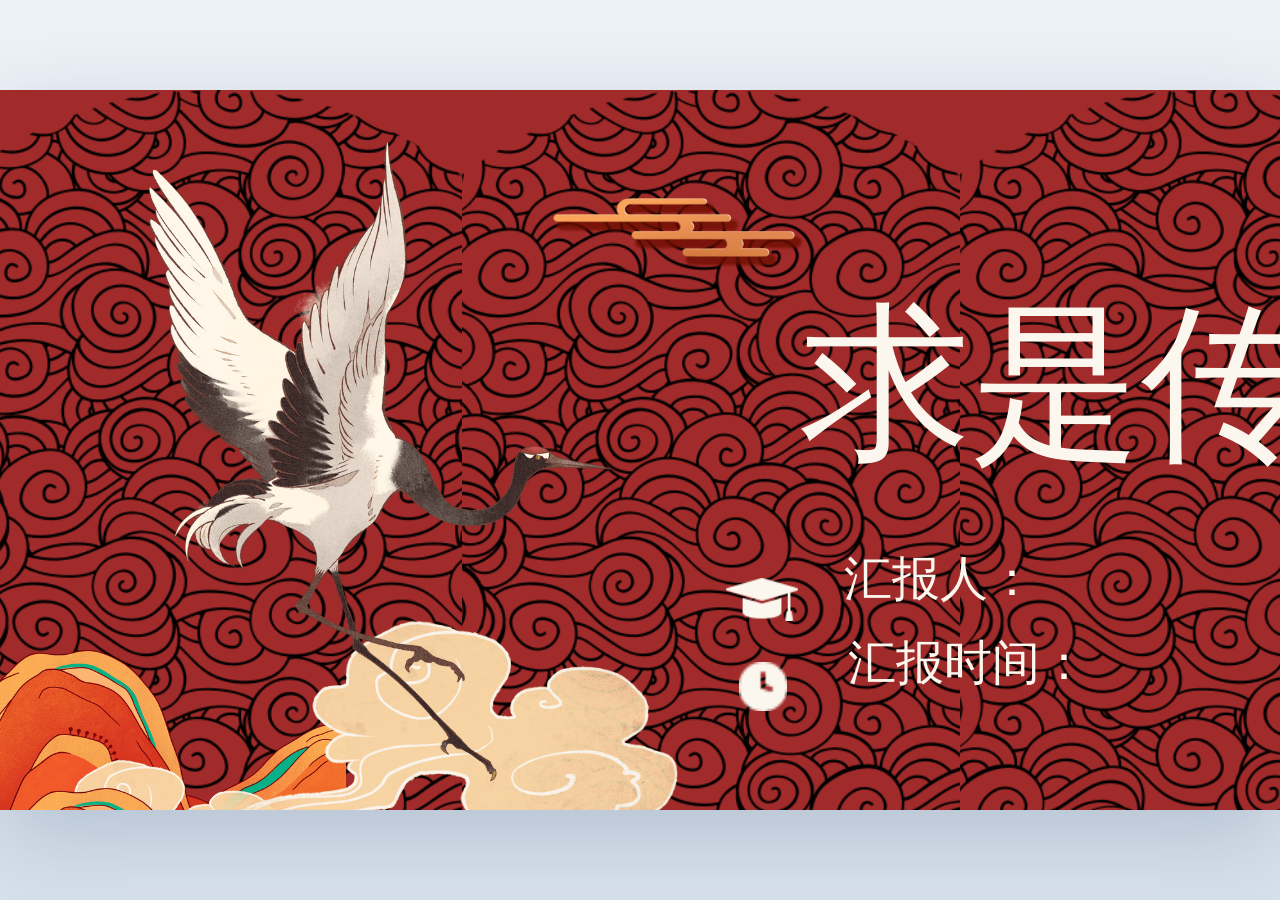
<file: templates/求是传承风模板-html/index.html>
<!doctype html><html lang="zh-CN"><head><meta charset="utf-8"><meta name="viewport" content="width=device-width, initial-scale=1"><title>求是传承风模板</title><link rel="stylesheet" href="styles.css"></head><body><main class="deck-frame"><div class="deck-stage"><section class="slide is-active" data-title="slide-1"><div class="slide-bg" style="background:#FFFFFF"></div><div class="ppt-el ppt-shape geom-rect" style="left:0px;top:0px;width:1920px;height:1080px;background:url('assets/media/image1.jpeg') center / cover no-repeat;border:none;transform:rotate(0deg)"></div><div class="ppt-el ppt-shape geom-rect" style="left:0px;top:0px;width:1920px;height:1080px;background:#A12B2A;border:none;transform:rotate(0deg)"></div><div class="ppt-el ppt-shape geom-rect" style="left:-35.1px;top:0px;width:497.55px;height:814.641px;background:url('assets/media/image2.png') center / cover no-repeat;border:none;transform:rotate(0deg)"></div><div class="ppt-el ppt-shape geom-rect" style="left:462.45px;top:0px;width:497.55px;height:814.641px;background:url('assets/media/image2.png') center / cover no-repeat;border:none;transform:rotate(0deg)"></div><div class="ppt-el ppt-shape geom-rect" style="left:960px;top:0px;width:497.55px;height:814.641px;background:url('assets/media/image2.png') center / cover no-repeat;border:none;transform:rotate(0deg)"></div><div class="ppt-el ppt-shape geom-rect" style="left:1457.549px;top:0px;width:497.55px;height:814.641px;background:url('assets/media/image2.png') center / cover no-repeat;border:none;transform:rotate(0deg)"></div><div class="ppt-el ppt-shape geom-rect" style="left:0px;top:560.451px;width:346.415px;height:391.474px;background:url('assets/media/image3.png') center / cover no-repeat;border:none;transform:rotate(0deg)"></div><div class="ppt-el ppt-shape geom-rect" style="left:1511.471px;top:580.526px;width:408.529px;height:391.474px;background:url('assets/media/image3.png') center / cover no-repeat;border:none;transform:rotate(0deg)"></div><div class="ppt-el ppt-shape geom-rect" style="left:-8.895px;top:670.223px;width:305.824px;height:168.968px;background:url('assets/media/image4.png') center / cover no-repeat;border:none;transform:rotate(0deg)"></div><div class="ppt-el ppt-shape geom-rect" style="left:222.235px;top:530.548px;width:456.215px;height:252.059px;background:url('assets/media/image4.png') center / cover no-repeat;border:none;transform:rotate(0deg)"></div><div class="ppt-el ppt-shape geom-rect" style="left:1321.482px;top:632.163px;width:452.582px;height:250.051px;background:url('assets/media/image4.png') center / cover no-repeat;border:none;transform:rotate(0deg)"></div><div class="ppt-el ppt-shape geom-rect" style="left:24.831px;top:656.577px;width:1844.827px;height:423.423px;background:url('assets/media/image5.png') center / cover no-repeat;border:none;transform:rotate(0deg)"></div><div class="ppt-el ppt-shape geom-rect" style="left:1619.501px;top:550.101px;width:250.157px;height:70.061px;background:url('assets/media/image6.png') center / cover no-repeat;border:none;transform:rotate(0deg)"></div><div class="ppt-el ppt-shape geom-rect" style="left:0px;top:698.264px;width:378.645px;height:381.736px;background:url('assets/media/image3.png') center / cover no-repeat;border:none;transform:rotate(0deg)"></div><div class="ppt-el ppt-shape geom-rect" style="left:0px;top:856.988px;width:563.551px;height:223.012px;background:url('assets/media/image7.png') center / cover no-repeat;border:none;transform:rotate(0deg)"></div><div class="ppt-el ppt-shape geom-rect" style="left:1365.107px;top:840.106px;width:554.893px;height:239.894px;background:url('assets/media/image3.png') center / cover no-repeat;border:none;transform:rotate(0deg)"></div><div class="ppt-el ppt-shape geom-rect" style="left:1414.618px;top:859px;width:505.382px;height:221.001px;background:url('assets/media/image7.png') center / cover no-repeat;border:none;transform:rotate(0deg)"></div><div class="ppt-el ppt-shape geom-rect" style="left:149.336px;top:51.701px;width:462.618px;height:639.564px;background:url('assets/media/image8.png') center / cover no-repeat;border:none;transform:rotate(0deg)"></div><div class="ppt-el ppt-shape geom-rect" style="left:738.727px;top:572.493px;width:48.04px;height:48.04px;background:url('assets/media/image9.png') center / cover no-repeat;border:none;transform:rotate(0deg)"></div><div class="ppt-el ppt-shape geom-rect" style="left:725.869px;top:487.96px;width:71.756px;height:43.502px;background:url('assets/media/image10.png') center / cover no-repeat;border:none;transform:rotate(0deg)"></div><div class="ppt-el ppt-shape geom-rect" style="left:804.487px;top:460.857px;width:270.703px;height:83.7px;background:transparent;border:none;transform:rotate(0deg)"><div class="text-box" style="padding:0px 0px 0px 0px;justify-content:flex-start;"><div class="text-flow"><p style="text-align:center;margin:0;line-height:1.15;white-space:pre-wrap;"><span style="font-size:48px;font-weight:400;font-style:normal;font-family:HYXuJingXingKai;color:#FCF7EE;white-space:pre-wrap;">汇报人</span><span style="font-size:48px;font-weight:400;font-style:normal;font-family:HYXuJingXingKai;color:#FCF7EE;white-space:pre-wrap;">：</span></p></div></div></div><div class="ppt-el ppt-shape geom-rect" style="left:804.487px;top:544.647px;width:327.53px;height:83.7px;background:transparent;border:none;transform:rotate(0deg)"><div class="text-box" style="padding:0px 0px 0px 0px;justify-content:flex-start;"><div class="text-flow"><p style="text-align:center;margin:0;line-height:1.15;white-space:pre-wrap;"><span style="font-size:48px;font-weight:400;font-style:normal;font-family:HYXuJingXingKai;color:#FCF7EE;white-space:pre-wrap;">汇报时间：</span></p></div></div></div><div class="ppt-el ppt-shape geom-rect" style="left:652.85px;top:197.827px;width:1146.469px;height:218.109px;background:transparent;border:none;transform:rotate(0deg)"><div class="text-box" style="padding:0px 0px 0px 0px;justify-content:flex-start;"><div class="text-flow"><p style="text-align:center;margin:0;line-height:1.15;white-space:pre-wrap;"><span style="font-size:170px;font-weight:400;font-style:normal;font-family:汉仪许静行楷简;color:#FCF7EE;white-space:pre-wrap;">求是传承</span><span style="font-size:170px;font-weight:400;font-style:normal;font-family:汉仪许静行楷简;color:#FCF7EE;white-space:pre-wrap;">风</span></p></div></div></div><div class="ppt-el ppt-shape geom-rect" style="left:553.372px;top:108px;width:250.157px;height:70.061px;background:url('assets/media/image6.png') center / cover no-repeat;border:none;transform:rotate(0deg)"></div><img class="ppt-el ppt-pic" src="assets/media/image11.png" alt="" style="left:1473.375px;top:22.762px;width:463.599px;height:152px;transform:rotate(0deg);"></section><section class="slide" data-title="slide-2"><div class="slide-bg" style="background:#FCF7EE"></div><div class="ppt-el ppt-shape geom-rect" style="left:0px;top:-2.253px;width:570.594px;height:1082.253px;background:#A12B2A;border:none;transform:rotate(0deg)"></div><div class="ppt-el ppt-shape geom-rect" style="left:911.151px;top:186.134px;width:797.002px;height:161.981px;background:rgba(255, 255, 255, 0.408);border:4px solid rgba(161, 43, 42, 0.408);transform:rotate(0deg)"></div><div class="ppt-el ppt-shape geom-rect" style="left:830.76px;top:186.134px;width:161.981px;height:161.981px;background:#876642;border:none;transform:rotate(0deg)"></div><div class="ppt-el ppt-shape geom-rect" style="left:911.151px;top:394.095px;width:797.002px;height:161.981px;background:rgba(255, 255, 255, 0.408);border:4px solid rgba(161, 43, 42, 0.408);transform:rotate(0deg)"></div><div class="ppt-el ppt-shape geom-rect" style="left:830.16px;top:394.095px;width:161.981px;height:161.981px;background:#876642;border:none;transform:rotate(0deg)"></div><div class="ppt-el ppt-shape geom-rect" style="left:911.151px;top:602.057px;width:797.002px;height:161.981px;background:rgba(255, 255, 255, 0.408);border:4px solid rgba(161, 43, 42, 0.408);transform:rotate(0deg)"></div><div class="ppt-el ppt-shape geom-rect" style="left:830.16px;top:602.057px;width:161.981px;height:161.981px;background:#876642;border:none;transform:rotate(0deg)"></div><div class="ppt-el ppt-shape geom-rect" style="left:911.151px;top:810.019px;width:797.002px;height:161.981px;background:rgba(255, 255, 255, 0.408);border:4px solid rgba(161, 43, 42, 0.408);transform:rotate(0deg)"></div><div class="ppt-el ppt-shape geom-rect" style="left:830.16px;top:810.019px;width:161.981px;height:161.981px;background:#876642;border:none;transform:rotate(0deg)"></div><div class="ppt-el ppt-shape geom-rect" style="left:1023.628px;top:850.209px;width:668.47px;height:83.7px;background:transparent;border:none;transform:rotate(0deg)"><div class="text-box" style="padding:0px 0px 0px 0px;justify-content:flex-start;"><div class="text-flow"><p style="text-align:left;margin:0;line-height:1.15;white-space:pre-wrap;"><span style="font-size:48px;font-weight:400;font-style:normal;font-family:HYXuJingXingKai;color:#22211E;white-space:pre-wrap;">请输入标题</span></p></div></div></div><div class="ppt-el ppt-shape geom-rect" style="left:835.405px;top:225.641px;width:157.309px;height:85.717px;background:transparent;border:none;transform:rotate(0deg)"><div class="text-box" style="padding:0px 0px 0px 0px;justify-content:flex-start;"><div class="text-flow"><p style="text-align:center;margin:0;line-height:1.15;white-space:pre-wrap;"><span style="font-size:56px;font-weight:400;font-style:normal;font-family:HYXuJingXingKai;color:#FFF8F0;white-space:pre-wrap;">壹</span></p></div></div></div><div class="ppt-el ppt-shape geom-rect" style="left:1023.628px;top:221.525px;width:668.47px;height:83.7px;background:transparent;border:none;transform:rotate(0deg)"><div class="text-box" style="padding:0px 0px 0px 0px;justify-content:flex-start;"><div class="text-flow"><p style="text-align:left;margin:0;line-height:1.15;white-space:pre-wrap;"><span style="font-size:48px;font-weight:400;font-style:normal;font-family:HYXuJingXingKai;color:#22211E;white-space:pre-wrap;">请输入标题</span></p></div></div></div><div class="ppt-el ppt-shape geom-rect" style="left:835.405px;top:433.603px;width:157.309px;height:85.717px;background:transparent;border:none;transform:rotate(0deg)"><div class="text-box" style="padding:0px 0px 0px 0px;justify-content:flex-start;"><div class="text-flow"><p style="text-align:center;margin:0;line-height:1.15;white-space:pre-wrap;"><span style="font-size:56px;font-weight:400;font-style:normal;font-family:HYXuJingXingKai;color:#FFF8F0;white-space:pre-wrap;">贰</span></p></div></div></div><div class="ppt-el ppt-shape geom-rect" style="left:1023.628px;top:434.286px;width:668.47px;height:83.7px;background:transparent;border:none;transform:rotate(0deg)"><div class="text-box" style="padding:0px 0px 0px 0px;justify-content:flex-start;"><div class="text-flow"><p style="text-align:left;margin:0;line-height:1.15;white-space:pre-wrap;"><span style="font-size:48px;font-weight:400;font-style:normal;font-family:HYXuJingXingKai;color:#22211E;white-space:pre-wrap;">请输入标题</span></p></div></div></div><div class="ppt-el ppt-shape geom-rect" style="left:835.405px;top:641.564px;width:157.309px;height:85.717px;background:transparent;border:none;transform:rotate(0deg)"><div class="text-box" style="padding:0px 0px 0px 0px;justify-content:flex-start;"><div class="text-flow"><p style="text-align:center;margin:0;line-height:1.15;white-space:pre-wrap;"><span style="font-size:56px;font-weight:400;font-style:normal;font-family:HYXuJingXingKai;color:#FFF8F0;white-space:pre-wrap;">叁</span></p></div></div></div><div class="ppt-el ppt-shape geom-rect" style="left:1023.628px;top:642.248px;width:668.47px;height:83.7px;background:transparent;border:none;transform:rotate(0deg)"><div class="text-box" style="padding:0px 0px 0px 0px;justify-content:flex-start;"><div class="text-flow"><p style="text-align:left;margin:0;line-height:1.15;white-space:pre-wrap;"><span style="font-size:48px;font-weight:400;font-style:normal;font-family:HYXuJingXingKai;color:#22211E;white-space:pre-wrap;">请输入标题</span></p></div></div></div><div class="ppt-el ppt-shape geom-rect" style="left:835.405px;top:849.526px;width:157.309px;height:85.717px;background:transparent;border:none;transform:rotate(0deg)"><div class="text-box" style="padding:0px 0px 0px 0px;justify-content:flex-start;"><div class="text-flow"><p style="text-align:center;margin:0;line-height:1.15;white-space:pre-wrap;"><span style="font-size:56px;font-weight:400;font-style:normal;font-family:HYXuJingXingKai;color:#FFF8F0;white-space:pre-wrap;">肆</span></p></div></div></div><div class="ppt-el ppt-shape geom-rect" style="left:0px;top:505.405px;width:901.916px;height:574.595px;background:url('assets/media/image12.png') center / cover no-repeat;border:none;transform:rotate(0deg)"></div><div class="ppt-el ppt-shape geom-rect" style="left:102.164px;top:558.699px;width:234.499px;height:166.528px;background:url('assets/media/image13.png') center / cover no-repeat;border:none;transform:rotate(0deg)"></div><div class="ppt-el ppt-shape geom-rect" style="left:-77.348px;top:-18.156px;width:908.423px;height:455.658px;background:url('assets/media/image14.png') center / cover no-repeat;border:none;transform:rotate(13.908deg)"></div><div class="ppt-el ppt-shape geom-rect" style="left:443.886px;top:103.382px;width:127.461px;height:222.62px;background:url('assets/media/image15.png') center / cover no-repeat;border:none;transform:rotate(0deg)"></div><div class="ppt-el ppt-shape geom-rect" style="left:281.297px;top:263.067px;width:183.133px;height:316px;background:transparent;border:none;transform:rotate(0deg)"><div class="text-box" style="padding:0px 0px 0px 0px;justify-content:flex-start;"><div class="text-flow"><p style="text-align:center;margin:0;line-height:1.15;white-space:pre-wrap;"><span style="font-size:120px;font-weight:400;font-style:normal;font-family:HYXuJingXingKai;color:#FCF7EE;white-space:pre-wrap;">目录</span></p></div></div></div><img class="ppt-el ppt-pic" src="assets/media/image16.png" alt="" style="left:1511.709px;top:29.93px;width:373.484px;height:131.483px;transform:rotate(0deg);"></section><section class="slide" data-title="slide-3"><div class="slide-bg" style="background:#FFFFFF"></div><div class="ppt-el ppt-shape geom-rect" style="left:0px;top:0px;width:1920px;height:1080px;background:url('assets/media/image1.jpeg') center / cover no-repeat;border:none;transform:rotate(0deg)"></div><div class="ppt-el ppt-shape geom-rect" style="left:1349.406px;top:-2.253px;width:570.594px;height:1082.253px;background:#A12B2A;border:none;transform:rotate(0deg)"></div><div class="ppt-el ppt-shape geom-rect" style="left:1353.2px;top:8px;width:558.733px;height:1062.467px;background:transparent;border:none;transform:rotate(0deg)"><div class="text-box" style="padding:0px 0px 0px 0px;justify-content:flex-start;"><div class="text-flow"><p style="text-align:left;margin:0;line-height:1.15;white-space:pre-wrap;"><span style="font-size:83px;font-weight:400;font-style:normal;font-family:HYQinChuanFeiYing;color:rgba(34, 33, 30, 0.067);letter-spacing:-2.987px;white-space:pre-wrap;">以天下为己任以真理为依归</span></p><p style="text-align:left;margin:0;line-height:1.15;white-space:pre-wrap;"><span style="font-size:83px;font-weight:400;font-style:normal;font-family:HYQinChuanFeiYing;color:rgba(34, 33, 30, 0.067);letter-spacing:-2.987px;white-space:pre-wrap;">勤学修德明辨笃实</span></p><p style="text-align:left;margin:0;line-height:1.15;white-space:pre-wrap;"><span style="font-size:83px;font-weight:400;font-style:normal;font-family:HYQinChuanFeiYing;color:rgba(34, 33, 30, 0.067);letter-spacing:-2.987px;white-space:pre-wrap;">海纳江河启真厚德开物前民树我邦国</span></p></div></div></div><div class="ppt-el ppt-shape geom-rect" style="left:977.185px;top:181.308px;width:741.897px;height:736.243px;background:url('assets/media/image17.png') center / cover no-repeat;border:none;transform:rotate(0deg)"></div><div class="ppt-el ppt-shape geom-rect" style="left:644.424px;top:164.702px;width:1069.531px;height:718.831px;background:url('assets/media/image18.png') center / cover no-repeat;border:none;transform:rotate(0deg)"></div><div class="ppt-el ppt-shape geom-rect" style="left:108px;top:286.416px;width:329.58px;height:329.58px;background:rgba(219, 205, 179, 0.220);border:none;transform:rotate(0deg)"></div><div class="ppt-el ppt-shape geom-rect" style="left:135.178px;top:313.594px;width:275.225px;height:275.225px;background:rgba(219, 205, 179, 0.537);border:none;transform:rotate(0deg)"></div><div class="ppt-el ppt-shape geom-rect" style="left:144.089px;top:381.099px;width:267.287px;height:145.264px;background:transparent;border:none;transform:rotate(0deg)"><div class="text-box" style="padding:0px 0px 0px 0px;justify-content:flex-start;"><div class="text-flow"><p style="text-align:center;margin:0;line-height:1.15;white-space:pre-wrap;"><span style="font-size:95.15px;font-weight:400;font-style:normal;font-family:HYXuJingXingKai;color:#B95C42;white-space:pre-wrap;">壹</span></p></div></div></div><div class="ppt-el ppt-shape geom-rect" style="left:324.584px;top:59.905px;width:944.301px;height:337.486px;background:url('assets/media/image19.png') center / cover no-repeat;border:none;transform:rotate(0deg)"></div><div class="ppt-el ppt-shape geom-rect" style="left:134.762px;top:723.023px;width:848.078px;height:145.733px;background:transparent;border:none;transform:rotate(0deg)"><div class="text-box" style="padding:0px 0px 0px 0px;justify-content:flex-start;"><div class="text-flow"><p style="text-align:center;margin:0;line-height:1.15;white-space:pre-wrap;"><span style="font-size:104px;font-weight:400;font-style:normal;font-family:HYXuJingXingKai;color:#22211E;white-space:pre-wrap;">请输入标题</span></p></div></div></div><img class="ppt-el ppt-pic" src="assets/media/image11.png" alt="" style="left:1473.375px;top:22.762px;width:463.599px;height:152px;transform:rotate(0deg);"></section><section class="slide" data-title="slide-4"><div class="slide-bg" style="background:#FFFFFF"></div><div class="ppt-el ppt-shape geom-rect" style="left:0px;top:0px;width:1920px;height:1080px;background:url('assets/media/image1.jpeg') center / cover no-repeat;border:none;transform:rotate(0deg)"></div><div class="ppt-el ppt-shape geom-rect" style="left:255.582px;top:80.572px;width:1595.533px;height:95.533px;background:transparent;border:none;transform:rotate(0deg)"><div class="text-box" style="padding:0px 0px 0px 0px;justify-content:flex-start;"><div class="text-flow"><p style="text-align:left;margin:0;line-height:1.15;white-space:pre-wrap;"><span style="font-size:64px;font-weight:400;font-style:normal;font-family:HYXuJingXingKai;color:#332A1D;white-space:pre-wrap;">请输入标题</span></p></div></div></div><div class="ppt-el ppt-shape geom-line" style="left:62.313px;top:259.052px;width:1795.375px;height:0px;background:transparent;border:4px solid rgba(161, 43, 42, 0.510);transform:rotate(0deg);height:1px"></div><div class="ppt-el ppt-shape geom-rect" style="left:0px;top:972px;width:1920px;height:121.4px;background:#A12B2A;border:none;transform:rotate(0deg)"></div><div class="ppt-el ppt-shape geom-rect" style="left:101.364px;top:257.052px;width:405.013px;height:635.295px;background:rgba(255, 255, 255, 0.298);border:4px solid rgba(161, 43, 42, 0.298);transform:rotate(0deg)"></div><div class="ppt-el ppt-shape geom-rect" style="left:171.389px;top:231.231px;width:264.964px;height:55.643px;background:#A12B2A;border:none;transform:rotate(0deg)"></div><div class="ppt-el ppt-shape geom-rect" style="left:171.389px;top:219.494px;width:264.964px;height:67.38px;background:transparent;border:none;transform:rotate(0deg)"><div class="text-box" style="padding:5.333px 5.333px 5.333px 5.333px;justify-content:center;"><div class="text-flow"><p style="text-align:center;margin:0;line-height:1.15;white-space:pre-wrap;"><span style="font-size:22px;font-weight:400;font-style:normal;font-family:HYXuJingXingKai;color:#FFFFFF;white-space:pre-wrap;">壹</span></p></div></div></div><div class="ppt-el ppt-shape geom-rect" style="left:534.381px;top:257.052px;width:405.013px;height:635.295px;background:rgba(255, 255, 255, 0.298);border:4px solid rgba(161, 43, 42, 0.298);transform:rotate(0deg)"></div><div class="ppt-el ppt-shape geom-rect" style="left:604.405px;top:231.231px;width:264.964px;height:55.643px;background:#A12B2A;border:none;transform:rotate(0deg)"></div><div class="ppt-el ppt-shape geom-rect" style="left:967.398px;top:257.052px;width:405.013px;height:635.295px;background:rgba(255, 255, 255, 0.298);border:4px solid rgba(161, 43, 42, 0.298);transform:rotate(0deg)"></div><div class="ppt-el ppt-shape geom-rect" style="left:1037.422px;top:231.231px;width:264.964px;height:55.643px;background:#A12B2A;border:none;transform:rotate(0deg)"></div><div class="ppt-el ppt-shape geom-rect" style="left:1400.414px;top:257.052px;width:405.013px;height:635.295px;background:rgba(255, 255, 255, 0.298);border:4px solid rgba(161, 43, 42, 0.298);transform:rotate(0deg)"></div><div class="ppt-el ppt-shape geom-rect" style="left:1470.439px;top:231.231px;width:264.964px;height:55.643px;background:#A12B2A;border:none;transform:rotate(0deg)"></div><div class="ppt-el ppt-shape geom-rect" style="left:979.933px;top:708.838px;width:945.067px;height:384.628px;background:url('assets/media/image20.png') center / cover no-repeat;border:none;transform:rotate(0deg)"></div><div class="ppt-el ppt-shape geom-rect" style="left:1750.853px;top:463.733px;width:171.605px;height:560.736px;background:url('assets/media/image21.png') center / cover no-repeat;border:none;transform:rotate(0deg)"></div><div class="ppt-el ppt-shape geom-rect" style="left:571.644px;top:479.429px;width:330.486px;height:320.432px;background:transparent;border:none;transform:rotate(0deg)"><div class="text-box" style="padding:0px 0px 0px 0px;justify-content:flex-start;"><div class="text-flow"><p style="text-align:left;margin:0;line-height:1.15;white-space:pre-wrap;"><span style="font-size:24px;font-weight:400;font-style:normal;font-family:汉仪许静行楷简;color:#000000;white-space:pre-wrap;">此处输入你的正文，文字是您理想的提炼，</span><span style="font-size:24px;font-weight:400;font-style:normal;font-family:汉仪许静行楷简;color:#000000;white-space:pre-wrap;">为了最终演示的良好效果正文尽量简明扼要</span><span style="font-size:24px;font-weight:400;font-style:normal;font-family:汉仪许静行楷简;color:#000000;white-space:pre-wrap;">，内容可酌情增减文字，以便观者可以清楚理解您所传达的信息。</span></p></div></div></div><div class="ppt-el ppt-shape geom-rect" style="left:1004.661px;top:479.429px;width:330.486px;height:320.432px;background:transparent;border:none;transform:rotate(0deg)"><div class="text-box" style="padding:0px 0px 0px 0px;justify-content:flex-start;"><div class="text-flow"><p style="text-align:justify;margin:0;line-height:1.15;white-space:pre-wrap;"><span style="font-size:24px;font-weight:400;font-style:normal;font-family:汉仪许静行楷简;color:#000000;white-space:pre-wrap;">此处输入你的正文，文字是您理想的提炼，</span><span style="font-size:24px;font-weight:400;font-style:normal;font-family:汉仪许静行楷简;color:#000000;white-space:pre-wrap;">为了最终演示的良好效果正文尽量简明扼要</span><span style="font-size:24px;font-weight:400;font-style:normal;font-family:汉仪许静行楷简;color:#000000;white-space:pre-wrap;">，内容可酌情增减文字，以便观者可以清楚理解您所传达的信息。</span></p></div></div></div><div class="ppt-el ppt-shape geom-rect" style="left:1437.678px;top:479.429px;width:330.486px;height:320.432px;background:transparent;border:none;transform:rotate(0deg)"><div class="text-box" style="padding:0px 0px 0px 0px;justify-content:flex-start;"><div class="text-flow"><p style="text-align:left;margin:0;line-height:1.15;white-space:pre-wrap;"><span style="font-size:24px;font-weight:400;font-style:normal;font-family:汉仪许静行楷简;color:#000000;white-space:pre-wrap;">此处输入你的正文，文字是您理想的提炼，</span><span style="font-size:24px;font-weight:400;font-style:normal;font-family:汉仪许静行楷简;color:#000000;white-space:pre-wrap;">为了最终演示的良好效果正文尽量简明扼要</span><span style="font-size:24px;font-weight:400;font-style:normal;font-family:汉仪许静行楷简;color:#000000;white-space:pre-wrap;">，内容可酌情增减文字，以便观者可以清楚理解您所传达的信息。</span></p></div></div></div><div class="ppt-el ppt-shape geom-rect" style="left:546.931px;top:348.951px;width:379.913px;height:65.4px;background:transparent;border:none;transform:rotate(0deg)"><div class="text-box" style="padding:0px 0px 0px 0px;justify-content:flex-start;"><div class="text-flow"><p style="text-align:center;margin:0;line-height:1.15;white-space:pre-wrap;"><span style="font-size:36px;font-weight:400;font-style:normal;font-family:HYXuJingXingKai;color:#B95C42;white-space:pre-wrap;">请输入标题</span></p></div></div></div><div class="ppt-el ppt-shape geom-rect" style="left:1055.289px;top:230.382px;width:229.23px;height:48.2px;background:transparent;border:none;transform:rotate(0deg)"><div class="text-box" style="padding:0px 0px 0px 0px;justify-content:flex-start;"><div class="text-flow"><p style="text-align:center;margin:0;line-height:1.15;white-space:pre-wrap;"><span style="font-size:24px;font-weight:400;font-style:normal;font-family:HYXuJingXingKai;color:#FFFFFF;letter-spacing:1.327px;white-space:pre-wrap;">叁</span></p></div></div></div><div class="ppt-el ppt-shape geom-rect" style="left:979.948px;top:348.951px;width:379.913px;height:65.4px;background:transparent;border:none;transform:rotate(0deg)"><div class="text-box" style="padding:0px 0px 0px 0px;justify-content:flex-start;"><div class="text-flow"><p style="text-align:center;margin:0;line-height:1.15;white-space:pre-wrap;"><span style="font-size:36px;font-weight:400;font-style:normal;font-family:HYXuJingXingKai;color:#B95C42;white-space:pre-wrap;">请输入标题</span></p></div></div></div><div class="ppt-el ppt-shape geom-rect" style="left:1488.306px;top:230.382px;width:229.23px;height:48.2px;background:transparent;border:none;transform:rotate(0deg)"><div class="text-box" style="padding:0px 0px 0px 0px;justify-content:flex-start;"><div class="text-flow"><p style="text-align:center;margin:0;line-height:1.15;white-space:pre-wrap;"><span style="font-size:24px;font-weight:400;font-style:normal;font-family:HYXuJingXingKai;color:#FFFFFF;letter-spacing:1.327px;white-space:pre-wrap;">肆</span></p></div></div></div><div class="ppt-el ppt-shape geom-rect" style="left:1412.964px;top:348.951px;width:379.913px;height:65.4px;background:transparent;border:none;transform:rotate(0deg)"><div class="text-box" style="padding:0px 0px 0px 0px;justify-content:flex-start;"><div class="text-flow"><p style="text-align:center;margin:0;line-height:1.15;white-space:pre-wrap;"><span style="font-size:36px;font-weight:400;font-style:normal;font-family:HYXuJingXingKai;color:#B95C42;white-space:pre-wrap;">请输入标题</span></p></div></div></div><div class="ppt-el ppt-shape geom-rect" style="left:0px;top:987.884px;width:1920px;height:97.69px;background:transparent;border:none;transform:rotate(0deg)"><div class="text-box" style="padding:0px 0px 0px 0px;justify-content:flex-start;"><div class="text-flow"><p style="text-align:left;margin:0;line-height:1.15;white-space:pre-wrap;"><span style="font-size:70.1px;font-weight:400;font-style:normal;font-family:HYQinChuanFeiYing;color:rgba(34, 33, 30, 0.067);letter-spacing:-2.52px;white-space:pre-wrap;">海纳江河启真厚德开物前民树我邦国</span></p></div></div></div><div class="ppt-el ppt-shape geom-rect" style="left:113.914px;top:348.951px;width:379.913px;height:65.4px;background:transparent;border:none;transform:rotate(0deg)"><div class="text-box" style="padding:0px 0px 0px 0px;justify-content:flex-start;"><div class="text-flow"><p style="text-align:center;margin:0;line-height:1.15;white-space:pre-wrap;"><span style="font-size:36px;font-weight:400;font-style:normal;font-family:HYXuJingXingKai;color:#B95C42;white-space:pre-wrap;">请输入标题</span></p></div></div></div><div class="ppt-el ppt-shape geom-rect" style="left:138.627px;top:479.429px;width:330.486px;height:316.667px;background:transparent;border:none;transform:rotate(0deg)"><div class="text-box" style="padding:0px 0px 0px 0px;justify-content:flex-start;"><div class="text-flow"><p style="text-align:left;margin:0;line-height:1.15;white-space:pre-wrap;"><span style="font-size:24px;font-weight:400;font-style:normal;font-family:汉仪许静行楷简;color:#000000;white-space:pre-wrap;">此处输入你的正文，文字是您理想的提炼，为了最终演示的良好效果正文尽量简明扼要，内容可酌情增减文字，以便观者可以清楚理解您所传达的信息。</span></p></div></div></div><div class="ppt-el ppt-shape geom-rect" style="left:622.272px;top:230.382px;width:229.23px;height:48.2px;background:transparent;border:none;transform:rotate(0deg)"><div class="text-box" style="padding:0px 0px 0px 0px;justify-content:flex-start;"><div class="text-flow"><p style="text-align:center;margin:0;line-height:1.15;white-space:pre-wrap;"><span style="font-size:24px;font-weight:400;font-style:normal;font-family:HYXuJingXingKai;color:#FFFFFF;letter-spacing:1.327px;white-space:pre-wrap;">贰</span></p></div></div></div><div class="ppt-el ppt-shape geom-rect" style="left:101.364px;top:87.009px;width:138.913px;height:98.754px;background:url('assets/media/image22.png') center / cover no-repeat;border:none;transform:rotate(0deg)"></div><img class="ppt-el ppt-pic" src="assets/media/image16.png" alt="" style="left:1511.709px;top:29.93px;width:373.484px;height:131.483px;transform:rotate(0deg);"></section><section class="slide" data-title="slide-5"><div class="slide-bg" style="background:#FFFFFF"></div><div class="ppt-el ppt-shape geom-rect" style="left:0px;top:0px;width:1920px;height:1080px;background:url('assets/media/image1.jpeg') center / cover no-repeat;border:none;transform:rotate(0deg)"></div><div class="ppt-el ppt-shape geom-rect" style="left:0px;top:0px;width:1920px;height:479.053px;background:#A12B2A;border:none;transform:rotate(0deg)"></div><div class="ppt-el ppt-shape geom-rect" style="left:0px;top:11.284px;width:1920px;height:464.4px;background:transparent;border:none;transform:rotate(0deg)"><div class="text-box" style="padding:0px 0px 0px 0px;justify-content:flex-start;"><div class="text-flow"><p style="text-align:left;margin:0;line-height:1.15;white-space:pre-wrap;"><span style="font-size:69px;font-weight:400;font-style:normal;font-family:HYQinChuanFeiYing;color:rgba(34, 33, 30, 0.067);letter-spacing:-2.48px;white-space:pre-wrap;">求是创新的渊源可以追溯至浙大的前身求是书院。求是书院自创建之日起，就提倡“务求实学，存是去非”。并在师生中逐渐形成了“正其谊、不谋其利，明其道、不计其功”“以尽一已职责”的“求是”校风，这种校风一直延续到以后的浙江大学。</span></p></div></div></div><div class="ppt-el ppt-shape geom-rect" style="left:84.572px;top:238.169px;width:1766.543px;height:715.61px;background:#FFFFFF;border:4px solid #DBCDB3;transform:rotate(0deg)"></div><div class="ppt-el ppt-shape geom-rect" style="left:878.253px;top:355.166px;width:439.826px;height:79.35px;background:transparent;border:none;transform:rotate(0deg)"><div class="text-box" style="padding:0px 0px 0px 0px;justify-content:flex-start;"><div class="text-flow"><p style="text-align:left;margin:0;line-height:1.15;white-space:pre-wrap;"><span style="font-size:42px;font-weight:400;font-style:normal;font-family:HYXuJingXingKai;color:#B95C42;white-space:pre-wrap;">请输入内容</span></p></div></div></div><div class="ppt-el ppt-shape geom-rect" style="left:878.253px;top:477.734px;width:409.37px;height:126.8px;background:transparent;border:none;transform:rotate(0deg)"><div class="text-box" style="padding:0px 0px 0px 0px;justify-content:flex-start;"><div class="text-flow"><p style="text-align:left;margin:0;line-height:1.15;white-space:pre-wrap;"><span style="font-size:21px;font-weight:400;font-style:normal;font-family:HYXuJingXingKai;color:#000000;white-space:pre-wrap;">在此处添加文本在此处添加文本</span></p><p style="text-align:left;margin:0;line-height:1.15;white-space:pre-wrap;"><span style="font-size:21px;font-weight:400;font-style:normal;font-family:HYXuJingXingKai;color:#000000;white-space:pre-wrap;">在此处添加文本在此处添加文本</span></p><p style="text-align:left;margin:0;line-height:1.15;white-space:pre-wrap;"><span style="font-size:21px;font-weight:400;font-style:normal;font-family:HYXuJingXingKai;color:#000000;white-space:pre-wrap;">在此处添加文本在此处添加文本</span></p></div></div></div><div class="ppt-el ppt-shape geom-line" style="left:878.253px;top:450.734px;width:390.635px;height:0px;background:transparent;border:5.333px solid rgba(161, 43, 42, 0.388);transform:rotate(0deg);height:1px"></div><div class="ppt-el ppt-shape geom-rect" style="left:1353.432px;top:355.166px;width:439.826px;height:79.35px;background:transparent;border:none;transform:rotate(0deg)"><div class="text-box" style="padding:0px 0px 0px 0px;justify-content:flex-start;"><div class="text-flow"><p style="text-align:left;margin:0;line-height:1.15;white-space:pre-wrap;"><span style="font-size:42px;font-weight:400;font-style:normal;font-family:HYXuJingXingKai;color:#B95C42;white-space:pre-wrap;">请输入内容</span></p></div></div></div><div class="ppt-el ppt-shape geom-rect" style="left:1353.432px;top:477.734px;width:409.37px;height:126.8px;background:transparent;border:none;transform:rotate(0deg)"><div class="text-box" style="padding:0px 0px 0px 0px;justify-content:flex-start;"><div class="text-flow"><p style="text-align:left;margin:0;line-height:1.15;white-space:pre-wrap;"><span style="font-size:21px;font-weight:400;font-style:normal;font-family:HYXuJingXingKai;color:#000000;white-space:pre-wrap;">在此处添加文本在此处添加文本</span></p><p style="text-align:left;margin:0;line-height:1.15;white-space:pre-wrap;"><span style="font-size:21px;font-weight:400;font-style:normal;font-family:HYXuJingXingKai;color:#000000;white-space:pre-wrap;">在此处添加文本在此处添加文本</span></p><p style="text-align:left;margin:0;line-height:1.15;white-space:pre-wrap;"><span style="font-size:21px;font-weight:400;font-style:normal;font-family:HYXuJingXingKai;color:#000000;white-space:pre-wrap;">在此处添加文本在此处添加文本</span></p></div></div></div><div class="ppt-el ppt-shape geom-line" style="left:1353.432px;top:450.734px;width:390.635px;height:0px;background:transparent;border:5.333px solid rgba(161, 43, 42, 0.388);transform:rotate(0deg);height:1px"></div><div class="ppt-el ppt-shape geom-rect" style="left:860.577px;top:618.663px;width:439.826px;height:79.35px;background:transparent;border:none;transform:rotate(0deg)"><div class="text-box" style="padding:0px 0px 0px 0px;justify-content:flex-start;"><div class="text-flow"><p style="text-align:left;margin:0;line-height:1.15;white-space:pre-wrap;"><span style="font-size:42px;font-weight:400;font-style:normal;font-family:HYXuJingXingKai;color:#B95C42;white-space:pre-wrap;">请输入内容</span></p></div></div></div><div class="ppt-el ppt-shape geom-rect" style="left:860.577px;top:741.231px;width:409.37px;height:126.8px;background:transparent;border:none;transform:rotate(0deg)"><div class="text-box" style="padding:0px 0px 0px 0px;justify-content:flex-start;"><div class="text-flow"><p style="text-align:left;margin:0;line-height:1.15;white-space:pre-wrap;"><span style="font-size:21px;font-weight:400;font-style:normal;font-family:HYXuJingXingKai;color:#000000;white-space:pre-wrap;">在此处添加文本在此处添加文本</span></p><p style="text-align:left;margin:0;line-height:1.15;white-space:pre-wrap;"><span style="font-size:21px;font-weight:400;font-style:normal;font-family:HYXuJingXingKai;color:#000000;white-space:pre-wrap;">在此处添加文本在此处添加文本</span></p><p style="text-align:left;margin:0;line-height:1.15;white-space:pre-wrap;"><span style="font-size:21px;font-weight:400;font-style:normal;font-family:HYXuJingXingKai;color:#000000;white-space:pre-wrap;">在此处添加文本在此处添加文本</span></p></div></div></div><div class="ppt-el ppt-shape geom-line" style="left:860.577px;top:714.231px;width:390.635px;height:0px;background:transparent;border:5.333px solid rgba(161, 43, 42, 0.388);transform:rotate(0deg);height:1px"></div><div class="ppt-el ppt-shape geom-rect" style="left:1335.755px;top:618.663px;width:439.826px;height:79.35px;background:transparent;border:none;transform:rotate(0deg)"><div class="text-box" style="padding:0px 0px 0px 0px;justify-content:flex-start;"><div class="text-flow"><p style="text-align:left;margin:0;line-height:1.15;white-space:pre-wrap;"><span style="font-size:42px;font-weight:400;font-style:normal;font-family:HYXuJingXingKai;color:#B95C42;white-space:pre-wrap;">请输入内容</span></p></div></div></div><div class="ppt-el ppt-shape geom-rect" style="left:1335.755px;top:741.231px;width:409.37px;height:126.8px;background:transparent;border:none;transform:rotate(0deg)"><div class="text-box" style="padding:0px 0px 0px 0px;justify-content:flex-start;"><div class="text-flow"><p style="text-align:left;margin:0;line-height:1.15;white-space:pre-wrap;"><span style="font-size:21px;font-weight:400;font-style:normal;font-family:HYXuJingXingKai;color:#000000;white-space:pre-wrap;">在此处添加文本在此处添加文本</span></p><p style="text-align:left;margin:0;line-height:1.15;white-space:pre-wrap;"><span style="font-size:21px;font-weight:400;font-style:normal;font-family:HYXuJingXingKai;color:#000000;white-space:pre-wrap;">在此处添加文本在此处添加文本</span></p><p style="text-align:left;margin:0;line-height:1.15;white-space:pre-wrap;"><span style="font-size:21px;font-weight:400;font-style:normal;font-family:HYXuJingXingKai;color:#000000;white-space:pre-wrap;">在此处添加文本在此处添加文本</span></p></div></div></div><div class="ppt-el ppt-shape geom-line" style="left:1335.755px;top:714.231px;width:390.635px;height:0px;background:transparent;border:5.333px solid rgba(161, 43, 42, 0.388);transform:rotate(0deg);height:1px"></div><div class="ppt-el ppt-shape geom-rect" style="left:255.582px;top:80.572px;width:1595.533px;height:95.533px;background:transparent;border:none;transform:rotate(0deg)"><div class="text-box" style="padding:0px 0px 0px 0px;justify-content:flex-start;"><div class="text-flow"><p style="text-align:left;margin:0;line-height:1.15;white-space:pre-wrap;"><span style="font-size:64px;font-weight:400;font-style:normal;font-family:HYXuJingXingKai;color:#FCF7EE;white-space:pre-wrap;">请输入标题</span></p></div></div></div><div class="ppt-el ppt-shape geom-rect" style="left:101.364px;top:87.009px;width:138.913px;height:98.754px;background:url('assets/media/image22.png') center / cover no-repeat;border:none;transform:rotate(0deg)"></div><div class="ppt-el ppt-shape geom-rect" style="left:364.347px;top:480.053px;width:196.68px;height:196.68px;background:url('assets/media/image23.jpeg') center / cover no-repeat;border:none;transform:rotate(0deg)"></div><div class="ppt-el ppt-shape geom-rect" style="left:97.8px;top:650.667px;width:114px;height:39.533px;background:transparent;border:none;transform:rotate(0deg)"><div class="text-box" style="padding:1.267px 0px 0px 0px;justify-content:flex-start;"><div class="text-flow"><p style="text-align:left;margin:0;line-height:1.15;white-space:pre-wrap;"><span style="font-size:21px;font-weight:400;font-style:normal;font-family:HYXuJingXingKai;color:#000000;white-space:pre-wrap;">添加内容  </span></p></div></div></div><img class="ppt-el ppt-pic" src="assets/media/image24.png" alt="" style="left:204.108px;top:318.71px;width:515.06px;height:515.06px;transform:rotate(0deg);"><div class="ppt-el ppt-shape geom-rect" style="left:382.6px;top:854.6px;width:114px;height:39.533px;background:transparent;border:none;transform:rotate(0deg)"><div class="text-box" style="padding:1.267px 0px 0px 0px;justify-content:flex-start;"><div class="text-flow"><p style="text-align:left;margin:0;line-height:1.15;white-space:pre-wrap;"><span style="font-size:21px;font-weight:400;font-style:normal;font-family:HYXuJingXingKai;color:#000000;white-space:pre-wrap;">添加内容  </span></p></div></div></div><div class="ppt-el ppt-shape geom-rect" style="left:145.6px;top:355.133px;width:114px;height:39.533px;background:transparent;border:none;transform:rotate(0deg)"><div class="text-box" style="padding:1.267px 0px 0px 0px;justify-content:flex-start;"><div class="text-flow"><p style="text-align:left;margin:0;line-height:1.15;white-space:pre-wrap;"><span style="font-size:21px;font-weight:400;font-style:normal;font-family:HYXuJingXingKai;color:#000000;white-space:pre-wrap;">添加内容  </span></p></div></div></div><div class="ppt-el ppt-shape geom-rect" style="left:679px;top:355.133px;width:114px;height:39.533px;background:transparent;border:none;transform:rotate(0deg)"><div class="text-box" style="padding:1.267px 0px 0px 0px;justify-content:flex-start;"><div class="text-flow"><p style="text-align:left;margin:0;line-height:1.15;white-space:pre-wrap;"><span style="font-size:21px;font-weight:400;font-style:normal;font-family:HYXuJingXingKai;color:#000000;white-space:pre-wrap;">添加内容</span><span style="font-size:21px;font-weight:400;font-style:normal;font-family:HYXuJingXingKai;color:#000000;white-space:pre-wrap;">  </span></p></div></div></div><div class="ppt-el ppt-shape geom-rect" style="left:724.933px;top:658.467px;width:114px;height:39.533px;background:transparent;border:none;transform:rotate(0deg)"><div class="text-box" style="padding:1.267px 0px 0px 0px;justify-content:flex-start;"><div class="text-flow"><p style="text-align:left;margin:0;line-height:1.15;white-space:pre-wrap;"><span style="font-size:21px;font-weight:400;font-style:normal;font-family:HYXuJingXingKai;color:#000000;white-space:pre-wrap;">添加内容  </span></p></div></div></div><img class="ppt-el ppt-pic" src="assets/media/image11.png" alt="" style="left:1473.375px;top:22.762px;width:463.599px;height:152px;transform:rotate(0deg);"></section><section class="slide" data-title="slide-6"><div class="slide-bg" style="background:#FFFFFF"></div><div class="ppt-el ppt-shape geom-rect" style="left:0px;top:0px;width:1920px;height:1080px;background:url('assets/media/image1.jpeg') center / cover no-repeat;border:none;transform:rotate(0deg)"></div><div class="ppt-el ppt-shape geom-rect" style="left:1349.406px;top:-2.253px;width:570.594px;height:1082.253px;background:#A12B2A;border:none;transform:rotate(0deg)"></div><div class="ppt-el ppt-shape geom-rect" style="left:1353.2px;top:8px;width:558.733px;height:1062.467px;background:transparent;border:none;transform:rotate(0deg)"><div class="text-box" style="padding:0px 0px 0px 0px;justify-content:flex-start;"><div class="text-flow"><p style="text-align:left;margin:0;line-height:1.15;white-space:pre-wrap;"><span style="font-size:83px;font-weight:400;font-style:normal;font-family:HYQinChuanFeiYing;color:rgba(34, 33, 30, 0.067);letter-spacing:-2.987px;white-space:pre-wrap;">以天下为己任以真理为依归</span></p><p style="text-align:left;margin:0;line-height:1.15;white-space:pre-wrap;"><span style="font-size:83px;font-weight:400;font-style:normal;font-family:HYQinChuanFeiYing;color:rgba(34, 33, 30, 0.067);letter-spacing:-2.987px;white-space:pre-wrap;">勤学修德明辨笃实</span></p><p style="text-align:left;margin:0;line-height:1.15;white-space:pre-wrap;"><span style="font-size:83px;font-weight:400;font-style:normal;font-family:HYQinChuanFeiYing;color:rgba(34, 33, 30, 0.067);letter-spacing:-2.987px;white-space:pre-wrap;">海纳江河启真厚德开物前民树我邦国</span></p></div></div></div><div class="ppt-el ppt-shape geom-rect" style="left:977.185px;top:181.308px;width:741.897px;height:736.243px;background:url('assets/media/image17.png') center / cover no-repeat;border:none;transform:rotate(0deg)"></div><div class="ppt-el ppt-shape geom-rect" style="left:644.424px;top:164.702px;width:1069.531px;height:718.831px;background:url('assets/media/image18.png') center / cover no-repeat;border:none;transform:rotate(0deg)"></div><div class="ppt-el ppt-shape geom-rect" style="left:108px;top:286.416px;width:329.58px;height:329.58px;background:rgba(219, 205, 179, 0.220);border:none;transform:rotate(0deg)"></div><div class="ppt-el ppt-shape geom-rect" style="left:135.178px;top:313.594px;width:275.225px;height:275.225px;background:rgba(219, 205, 179, 0.537);border:none;transform:rotate(0deg)"></div><div class="ppt-el ppt-shape geom-rect" style="left:144.089px;top:381.099px;width:267.287px;height:145.264px;background:transparent;border:none;transform:rotate(0deg)"><div class="text-box" style="padding:0px 0px 0px 0px;justify-content:flex-start;"><div class="text-flow"><p style="text-align:center;margin:0;line-height:1.15;white-space:pre-wrap;"><span style="font-size:95.15px;font-weight:400;font-style:normal;font-family:HYXuJingXingKai;color:#B95C42;white-space:pre-wrap;">贰</span></p></div></div></div><div class="ppt-el ppt-shape geom-rect" style="left:324.584px;top:59.905px;width:944.301px;height:337.486px;background:url('assets/media/image19.png') center / cover no-repeat;border:none;transform:rotate(0deg)"></div><div class="ppt-el ppt-shape geom-rect" style="left:134.762px;top:723.023px;width:848.078px;height:145.733px;background:transparent;border:none;transform:rotate(0deg)"><div class="text-box" style="padding:0px 0px 0px 0px;justify-content:flex-start;"><div class="text-flow"><p style="text-align:center;margin:0;line-height:1.15;white-space:pre-wrap;"><span style="font-size:104px;font-weight:400;font-style:normal;font-family:HYXuJingXingKai;color:#22211E;white-space:pre-wrap;">请输入标题</span></p></div></div></div><img class="ppt-el ppt-pic" src="assets/media/image11.png" alt="" style="left:1473.375px;top:22.762px;width:463.599px;height:152px;transform:rotate(0deg);"></section><section class="slide" data-title="slide-7"><div class="slide-bg" style="background:#FFFFFF"></div><div class="ppt-el ppt-shape geom-rect" style="left:0px;top:0px;width:1920px;height:1080px;background:url('assets/media/image1.jpeg') center / cover no-repeat;border:none;transform:rotate(0deg)"></div><div class="ppt-el ppt-shape geom-rect" style="left:255.582px;top:80.572px;width:1595.533px;height:95.533px;background:transparent;border:none;transform:rotate(0deg)"><div class="text-box" style="padding:0px 0px 0px 0px;justify-content:flex-start;"><div class="text-flow"><p style="text-align:left;margin:0;line-height:1.15;white-space:pre-wrap;"><span style="font-size:64px;font-weight:400;font-style:normal;font-family:HYXuJingXingKai;color:#332A1D;white-space:pre-wrap;">请输入标题</span></p></div></div></div><div class="ppt-el ppt-shape geom-rect" style="left:101.364px;top:87.009px;width:138.913px;height:98.754px;background:url('assets/media/image22.png') center / cover no-repeat;border:none;transform:rotate(0deg)"></div><div class="ppt-el ppt-shape geom-rect" style="left:0px;top:978.333px;width:1920px;height:101.667px;background:#A12B2A;border:none;transform:rotate(0deg)"></div><div class="ppt-el ppt-shape geom-rect" style="left:0px;top:985.7px;width:1920px;height:94.333px;background:transparent;border:none;transform:rotate(0deg)"><div class="text-box" style="padding:0px 0px 0px 0px;justify-content:flex-start;"><div class="text-flow"><p style="text-align:center;margin:0;line-height:1.15;white-space:pre-wrap;"><span style="font-size:70.1px;font-weight:400;font-style:normal;font-family:HYQinChuanFeiYing;color:rgba(34, 33, 30, 0.067);letter-spacing:-2.52px;white-space:pre-wrap;">海纳江河启真厚德开物前民树我邦国</span></p></div></div></div><div class="ppt-el ppt-shape geom-rect" style="left:300.125px;top:320.938px;width:378.696px;height:72.522px;background:#A12B2A;border:none;transform:rotate(0deg)"></div><div class="ppt-el ppt-shape geom-rect" style="left:365.6px;top:319.667px;width:302.067px;height:70.067px;background:transparent;border:none;transform:rotate(0deg)"><div class="text-box" style="padding:0px 0px 0px 0px;justify-content:flex-start;"><div class="text-flow"><p style="text-align:right;margin:0;line-height:1.15;white-space:pre-wrap;"><span style="font-size:37.2px;font-weight:400;font-style:normal;font-family:HYXuJingXingKai;color:#FFFFFF;white-space:pre-wrap;">请输入内容</span></p></div></div></div><div class="ppt-el ppt-shape geom-rect" style="left:118.083px;top:414.802px;width:549.609px;height:180.933px;background:transparent;border:none;transform:rotate(0deg)"><div class="text-box" style="padding:0px 0px 0px 0px;justify-content:flex-start;"><div class="text-flow"><p style="text-align:justify;margin:0;line-height:1.15;white-space:pre-wrap;"><span style="font-size:23px;font-weight:400;font-style:normal;font-family:汉仪许静行楷简;color:#000000;white-space:pre-wrap;">此处输入你的正文，文字是您理想的提炼，为了最终演示的良好效果，正文尽量简明扼要，内容可酌情增减文字，以便观者可以清楚理解您所传达的信息。</span></p></div></div></div><div class="ppt-el ppt-shape geom-rect" style="left:1264.384px;top:192.447px;width:378.696px;height:72.522px;background:#A12B2A;border:none;transform:rotate(0deg)"></div><div class="ppt-el ppt-shape geom-rect" style="left:1264.384px;top:658.858px;width:378.696px;height:72.522px;background:#A12B2A;border:none;transform:rotate(0deg)"></div><div class="ppt-el ppt-shape geom-rect" style="left:1284.6px;top:190.667px;width:272.267px;height:70.067px;background:transparent;border:none;transform:rotate(0deg)"><div class="text-box" style="padding:0px 0px 0px 0px;justify-content:flex-start;"><div class="text-flow"><p style="text-align:left;margin:0;line-height:1.15;white-space:pre-wrap;"><span style="font-size:37.2px;font-weight:400;font-style:normal;font-family:HYXuJingXingKai;color:#FFFFFF;white-space:pre-wrap;">请输入内容</span></p></div></div></div><div class="ppt-el ppt-shape geom-rect" style="left:1284.6px;top:657.067px;width:272.267px;height:70.067px;background:transparent;border:none;transform:rotate(0deg)"><div class="text-box" style="padding:0px 0px 0px 0px;justify-content:flex-start;"><div class="text-flow"><p style="text-align:left;margin:0;line-height:1.15;white-space:pre-wrap;"><span style="font-size:37.2px;font-weight:400;font-style:normal;font-family:HYXuJingXingKai;color:#FFFFFF;white-space:pre-wrap;">请输入内容</span></p></div></div></div><div class="ppt-el ppt-shape geom-rect" style="left:1284.593px;top:285.818px;width:549.609px;height:180.933px;background:transparent;border:none;transform:rotate(0deg)"><div class="text-box" style="padding:0px 0px 0px 0px;justify-content:flex-start;"><div class="text-flow"><p style="text-align:justify;margin:0;line-height:1.15;white-space:pre-wrap;"><span style="font-size:23px;font-weight:400;font-style:normal;font-family:汉仪许静行楷简;color:#000000;white-space:pre-wrap;">此处输入你的正文，文字是您理想的提炼，为了最终演示的良好效果，正文尽量简明扼要，内容可酌情增减文字，以便观者可以清楚理解您所传达的信息。</span></p></div></div></div><div class="ppt-el ppt-shape geom-rect" style="left:1284.593px;top:752.38px;width:549.609px;height:180.933px;background:transparent;border:none;transform:rotate(0deg)"><div class="text-box" style="padding:0px 0px 0px 0px;justify-content:flex-start;"><div class="text-flow"><p style="text-align:justify;margin:0;line-height:1.15;white-space:pre-wrap;"><span style="font-size:23px;font-weight:400;font-style:normal;font-family:汉仪许静行楷简;color:#000000;white-space:pre-wrap;">此处输入你的正文，文字是您理想的提炼，为了最终演示的良好效果，正文尽量简明扼要，内容可酌情增减文字，以便观者可以清楚理解您所传达的信息。</span></p></div></div></div><div class="ppt-el ppt-shape geom-rect" style="left:300.125px;top:703.971px;width:378.696px;height:72.522px;background:#A12B2A;border:none;transform:rotate(0deg)"></div><div class="ppt-el ppt-shape geom-rect" style="left:365.6px;top:702.667px;width:302.067px;height:70.067px;background:transparent;border:none;transform:rotate(0deg)"><div class="text-box" style="padding:0px 0px 0px 0px;justify-content:flex-start;"><div class="text-flow"><p style="text-align:right;margin:0;line-height:1.15;white-space:pre-wrap;"><span style="font-size:37.2px;font-weight:400;font-style:normal;font-family:HYXuJingXingKai;color:#FFFFFF;white-space:pre-wrap;">请输入内容</span></p></div></div></div><div class="ppt-el ppt-shape geom-rect" style="left:118.083px;top:797.836px;width:549.609px;height:180.933px;background:transparent;border:none;transform:rotate(0deg)"><div class="text-box" style="padding:0px 0px 0px 0px;justify-content:flex-start;"><div class="text-flow"><p style="text-align:justify;margin:0;line-height:1.15;white-space:pre-wrap;"><span style="font-size:23px;font-weight:400;font-style:normal;font-family:汉仪许静行楷简;color:#000000;white-space:pre-wrap;">此处输入你的正文，文字是您理想的提炼，为了最终演示的良好效果，正文尽量简明扼要，内容可酌情增减文字，以便观者可以清楚理解您所传达的信息。</span></p></div></div></div><div class="ppt-el ppt-shape geom-rect" style="left:740.796px;top:-0.681px;width:449.105px;height:980.302px;background:url('assets/media/image25.jpeg') center / cover no-repeat;border:none;transform:rotate(0deg)"></div><div class="ppt-el ppt-shape geom-rect" style="left:714.294px;top:312.218px;width:107.686px;height:89.961px;background:rgba(184, 65, 65, 0.498);border:none;transform:rotate(0deg)"></div><div class="ppt-el ppt-shape geom-rect" style="left:1117.096px;top:180.281px;width:115.939px;height:96.855px;background:rgba(184, 65, 65, 0.498);border:none;transform:rotate(0deg)"></div><div class="ppt-el ppt-shape geom-rect" style="left:1117.096px;top:649.544px;width:115.939px;height:96.855px;background:rgba(184, 65, 65, 0.498);border:none;transform:rotate(0deg)"></div><div class="ppt-el ppt-shape geom-rect" style="left:714.294px;top:697.971px;width:107.686px;height:89.961px;background:rgba(184, 65, 65, 0.498);border:none;transform:rotate(0deg)"></div><img class="ppt-el ppt-pic" src="assets/media/image16.png" alt="" style="left:1511.709px;top:29.93px;width:373.484px;height:131.483px;transform:rotate(0deg);"></section><section class="slide" data-title="slide-8"><div class="slide-bg" style="background:#FFFFFF"></div><div class="ppt-el ppt-shape geom-rect" style="left:0px;top:0px;width:1920px;height:1080px;background:url('assets/media/image1.jpeg') center / cover no-repeat;border:none;transform:rotate(0deg)"></div><div class="ppt-el ppt-shape geom-rect" style="left:76.729px;top:163.827px;width:1766.543px;height:488.363px;background:#FFFFFF;border:4px solid #DBCDB3;transform:rotate(0deg)"></div><div class="ppt-el ppt-shape geom-rect" style="left:0px;top:0px;width:1920px;height:201.169px;background:#A12B2A;border:none;transform:rotate(0deg)"></div><div class="ppt-el ppt-shape geom-rect" style="left:255.582px;top:80.572px;width:1595.533px;height:95.533px;background:transparent;border:none;transform:rotate(0deg)"><div class="text-box" style="padding:0px 0px 0px 0px;justify-content:flex-start;"><div class="text-flow"><p style="text-align:left;margin:0;line-height:1.15;white-space:pre-wrap;"><span style="font-size:64px;font-weight:400;font-style:normal;font-family:HYXuJingXingKai;color:#FCF7EE;white-space:pre-wrap;">请输入标题</span></p></div></div></div><div class="ppt-el ppt-shape geom-rect" style="left:101.364px;top:87.009px;width:138.913px;height:98.754px;background:url('assets/media/image22.png') center / cover no-repeat;border:none;transform:rotate(0deg)"></div><div class="ppt-el ppt-shape geom-rect" style="left:0px;top:11.284px;width:1920px;height:189.922px;background:transparent;border:none;transform:rotate(0deg)"><div class="text-box" style="padding:0px 0px 0px 0px;justify-content:flex-start;"><div class="text-flow"><p style="text-align:left;margin:0;line-height:1.15;white-space:pre-wrap;"><span style="font-size:70.1px;font-weight:400;font-style:normal;font-family:HYQinChuanFeiYing;color:rgba(34, 33, 30, 0.067);letter-spacing:-2.52px;white-space:pre-wrap;">求实创新以天下为己任以真理为依归勤学修德明辨笃实海纳江河启真厚德开物前民树我邦国</span></p></div></div></div><div class="ppt-el ppt-shape geom-rect" style="left:698.412px;top:707.743px;width:530.704px;height:261.117px;background:url('assets/media/image26.jpeg') center / cover no-repeat;border:none;transform:rotate(0deg)"></div><div class="ppt-el ppt-shape geom-rect" style="left:1319.822px;top:707.743px;width:530.704px;height:261.117px;background:url('assets/media/image26.jpeg') center / cover no-repeat;border:none;transform:rotate(0deg)"></div><div class="ppt-el ppt-shape geom-rect" style="left:77.203px;top:708.19px;width:530.704px;height:261.117px;background:url('assets/media/image26.jpeg') center / cover no-repeat;border:none;transform:rotate(0deg)"></div><div class="ppt-el ppt-shape geom-rect" style="left:697.907px;top:708.19px;width:531.209px;height:261.117px;background:rgba(255, 255, 255, 0.537);border:4px solid rgba(161, 43, 42, 0.537);transform:rotate(0deg)"></div><div class="ppt-el ppt-shape geom-rect" style="left:76.729px;top:708.19px;width:531.209px;height:261.117px;background:rgba(255, 255, 255, 0.537);border:4px solid rgba(161, 43, 42, 0.537);transform:rotate(0deg)"></div><div class="ppt-el ppt-shape geom-rect" style="left:1319.085px;top:708.19px;width:531.209px;height:261.117px;background:rgba(255, 255, 255, 0.537);border:4px solid rgba(161, 43, 42, 0.537);transform:rotate(0deg)"></div><div class="ppt-el ppt-shape geom-rect" style="left:748.532px;top:735.71px;width:550.29px;height:83.6px;background:transparent;border:none;transform:rotate(0deg)"><div class="text-box" style="padding:0px 0px 0px 0px;justify-content:flex-start;"><div class="text-flow"><p style="text-align:left;margin:0;line-height:1.15;white-space:pre-wrap;"><span style="font-size:42px;font-weight:400;font-style:normal;font-family:HYXuJingXingKai;color:#B95C42;white-space:pre-wrap;">请输入内容</span></p></div></div></div><div class="ppt-el ppt-shape geom-rect" style="left:751.075px;top:830.301px;width:430.019px;height:90.467px;background:transparent;border:none;transform:rotate(0deg)"><div class="text-box" style="padding:0px 0px 0px 0px;justify-content:flex-start;"><div class="text-flow"><p style="text-align:left;margin:0;line-height:1.15;white-space:pre-wrap;"><span style="font-size:21px;font-weight:400;font-style:normal;font-family:HYXuJingXingKai;color:#000000;white-space:pre-wrap;">在此处添加文本在此处添加文本</span></p><p style="text-align:left;margin:0;line-height:1.15;white-space:pre-wrap;"><span style="font-size:21px;font-weight:400;font-style:normal;font-family:HYXuJingXingKai;color:#000000;white-space:pre-wrap;">在此处添加文本在此处添加文本</span></p></div></div></div><div class="ppt-el ppt-shape geom-rect" style="left:127.354px;top:735.71px;width:550.29px;height:83.6px;background:transparent;border:none;transform:rotate(0deg)"><div class="text-box" style="padding:0px 0px 0px 0px;justify-content:flex-start;"><div class="text-flow"><p style="text-align:left;margin:0;line-height:1.15;white-space:pre-wrap;"><span style="font-size:42px;font-weight:400;font-style:normal;font-family:HYXuJingXingKai;color:#B95C42;white-space:pre-wrap;">请输入内容</span></p></div></div></div><div class="ppt-el ppt-shape geom-rect" style="left:129.897px;top:830.301px;width:430.019px;height:90.467px;background:transparent;border:none;transform:rotate(0deg)"><div class="text-box" style="padding:0px 0px 0px 0px;justify-content:flex-start;"><div class="text-flow"><p style="text-align:left;margin:0;line-height:1.15;white-space:pre-wrap;"><span style="font-size:21px;font-weight:400;font-style:normal;font-family:HYXuJingXingKai;color:#000000;white-space:pre-wrap;">在此处添加文本在此处添加文本</span></p><p style="text-align:left;margin:0;line-height:1.15;white-space:pre-wrap;"><span style="font-size:21px;font-weight:400;font-style:normal;font-family:HYXuJingXingKai;color:#000000;white-space:pre-wrap;">在此处添加文本在此处添加文本</span></p></div></div></div><div class="ppt-el ppt-shape geom-rect" style="left:1372.254px;top:830.301px;width:430.019px;height:90.467px;background:transparent;border:none;transform:rotate(0deg)"><div class="text-box" style="padding:0px 0px 0px 0px;justify-content:flex-start;"><div class="text-flow"><p style="text-align:left;margin:0;line-height:1.15;white-space:pre-wrap;"><span style="font-size:21px;font-weight:400;font-style:normal;font-family:HYXuJingXingKai;color:#000000;white-space:pre-wrap;">在此处添加文本在此处添加文本</span></p><p style="text-align:left;margin:0;line-height:1.15;white-space:pre-wrap;"><span style="font-size:21px;font-weight:400;font-style:normal;font-family:HYXuJingXingKai;color:#000000;white-space:pre-wrap;">在此处添加文本在此处添加文本</span></p></div></div></div><img class="ppt-el ppt-pic" src="assets/media/image11.png" alt="" style="left:1473.375px;top:22.762px;width:463.599px;height:152px;transform:rotate(0deg);"></section><section class="slide" data-title="slide-9"><div class="slide-bg" style="background:#FFFFFF"></div><div class="ppt-el ppt-shape geom-rect" style="left:0px;top:0px;width:1920px;height:1080px;background:url('assets/media/image1.jpeg') center / cover no-repeat;border:none;transform:rotate(0deg)"></div><div class="ppt-el ppt-shape geom-rect" style="left:1349.406px;top:-2.253px;width:570.594px;height:1082.253px;background:#A12B2A;border:none;transform:rotate(0deg)"></div><div class="ppt-el ppt-shape geom-rect" style="left:1353.2px;top:8px;width:558.733px;height:1062.467px;background:transparent;border:none;transform:rotate(0deg)"><div class="text-box" style="padding:0px 0px 0px 0px;justify-content:flex-start;"><div class="text-flow"><p style="text-align:left;margin:0;line-height:1.15;white-space:pre-wrap;"><span style="font-size:83px;font-weight:400;font-style:normal;font-family:HYQinChuanFeiYing;color:rgba(34, 33, 30, 0.067);letter-spacing:-2.987px;white-space:pre-wrap;">以天下为己任以真理为依归</span></p><p style="text-align:left;margin:0;line-height:1.15;white-space:pre-wrap;"><span style="font-size:83px;font-weight:400;font-style:normal;font-family:HYQinChuanFeiYing;color:rgba(34, 33, 30, 0.067);letter-spacing:-2.987px;white-space:pre-wrap;">勤学修德明辨笃实</span></p><p style="text-align:left;margin:0;line-height:1.15;white-space:pre-wrap;"><span style="font-size:83px;font-weight:400;font-style:normal;font-family:HYQinChuanFeiYing;color:rgba(34, 33, 30, 0.067);letter-spacing:-2.987px;white-space:pre-wrap;">海纳江河启真厚德开物前民树我邦国</span></p></div></div></div><div class="ppt-el ppt-shape geom-rect" style="left:977.185px;top:181.308px;width:741.897px;height:736.243px;background:url('assets/media/image17.png') center / cover no-repeat;border:none;transform:rotate(0deg)"></div><div class="ppt-el ppt-shape geom-rect" style="left:644.424px;top:164.702px;width:1069.531px;height:718.831px;background:url('assets/media/image18.png') center / cover no-repeat;border:none;transform:rotate(0deg)"></div><div class="ppt-el ppt-shape geom-rect" style="left:108px;top:286.416px;width:329.58px;height:329.58px;background:rgba(219, 205, 179, 0.220);border:none;transform:rotate(0deg)"></div><div class="ppt-el ppt-shape geom-rect" style="left:135.178px;top:313.594px;width:275.225px;height:275.225px;background:rgba(219, 205, 179, 0.537);border:none;transform:rotate(0deg)"></div><div class="ppt-el ppt-shape geom-rect" style="left:144.089px;top:381.099px;width:267.287px;height:145.264px;background:transparent;border:none;transform:rotate(0deg)"><div class="text-box" style="padding:0px 0px 0px 0px;justify-content:flex-start;"><div class="text-flow"><p style="text-align:center;margin:0;line-height:1.15;white-space:pre-wrap;"><span style="font-size:95.15px;font-weight:400;font-style:normal;font-family:HYXuJingXingKai;color:#B95C42;white-space:pre-wrap;">叁</span></p></div></div></div><div class="ppt-el ppt-shape geom-rect" style="left:324.584px;top:59.905px;width:944.301px;height:337.486px;background:url('assets/media/image19.png') center / cover no-repeat;border:none;transform:rotate(0deg)"></div><div class="ppt-el ppt-shape geom-rect" style="left:134.762px;top:723.023px;width:848.078px;height:145.733px;background:transparent;border:none;transform:rotate(0deg)"><div class="text-box" style="padding:0px 0px 0px 0px;justify-content:flex-start;"><div class="text-flow"><p style="text-align:center;margin:0;line-height:1.15;white-space:pre-wrap;"><span style="font-size:104px;font-weight:400;font-style:normal;font-family:HYXuJingXingKai;color:#22211E;white-space:pre-wrap;">请输入标题</span></p></div></div></div><img class="ppt-el ppt-pic" src="assets/media/image11.png" alt="" style="left:1473.375px;top:22.762px;width:463.599px;height:152px;transform:rotate(0deg);"></section><section class="slide" data-title="slide-10"><div class="slide-bg" style="background:#FFFFFF"></div><div class="ppt-el ppt-shape geom-rect" style="left:0px;top:0px;width:1920px;height:1080px;background:url('assets/media/image1.jpeg') center / cover no-repeat;border:none;transform:rotate(0deg)"></div><div class="ppt-el ppt-shape geom-rect" style="left:255.582px;top:80.572px;width:1595.533px;height:95.533px;background:transparent;border:none;transform:rotate(0deg)"><div class="text-box" style="padding:0px 0px 0px 0px;justify-content:flex-start;"><div class="text-flow"><p style="text-align:left;margin:0;line-height:1.15;white-space:pre-wrap;"><span style="font-size:64px;font-weight:400;font-style:normal;font-family:HYXuJingXingKai;color:#332A1D;white-space:pre-wrap;">请输入标题</span></p></div></div></div><div class="ppt-el ppt-shape geom-rect" style="left:101.364px;top:87.009px;width:138.913px;height:98.754px;background:url('assets/media/image22.png') center / cover no-repeat;border:none;transform:rotate(0deg)"></div><div class="ppt-el ppt-shape geom-rect" style="left:98.014px;top:360.274px;width:837.12px;height:644.27px;background:rgba(255, 255, 255, 0.298);border:4px solid rgba(219, 205, 179, 0.298);transform:rotate(0deg)"></div><div class="ppt-el ppt-shape geom-rect" style="left:96.333px;top:236.467px;width:837.133px;height:768.067px;background:#A12B2A;border:4px solid #DBCDB3;transform:rotate(0deg)"></div><div class="ppt-el ppt-shape geom-rect" style="left:99.467px;top:238.467px;width:833.667px;height:764px;background:url('assets/media/image27.jpeg') center / cover no-repeat;border:none;transform:rotate(0deg)"></div><div class="ppt-el ppt-shape geom-rect" style="left:133.183px;top:260.115px;width:750.205px;height:71.8px;background:transparent;border:none;transform:rotate(0deg)"><div class="text-box" style="padding:0px 0px 0px 0px;justify-content:flex-start;"><div class="text-flow"><p style="text-align:center;margin:0;line-height:1.15;white-space:pre-wrap;"><span style="font-size:36px;font-weight:400;font-style:normal;font-family:HYXuJingXingKai;color:#FCF7EE;white-space:pre-wrap;">请输入内容</span></p></div></div></div><div class="ppt-el ppt-shape geom-rect" style="left:172.61px;top:574.596px;width:687.915px;height:180.933px;background:transparent;border:none;transform:rotate(0deg)"><div class="text-box" style="padding:0px 0px 0px 0px;justify-content:flex-start;"><div class="text-flow"><p style="text-align:left;margin:0;line-height:1.15;white-space:pre-wrap;"><span style="font-size:24px;font-weight:400;font-style:normal;font-family:HYXuJingXingKai;color:#FFFFFF;white-space:pre-wrap;">此处输入</span><span style="font-size:24px;font-weight:400;font-style:normal;font-family:汉仪许静行楷简;color:#FFFFFF;white-space:pre-wrap;">你的正文，文字是您理想的提炼，为了最终演示的良好效果，正文尽量简明扼要，内容可酌情增减文字，以便观者可以清楚理解您所传达的信息。</span></p></div></div></div><div class="ppt-el ppt-shape geom-rect" style="left:171.445px;top:772.877px;width:687.915px;height:180.933px;background:transparent;border:none;transform:rotate(0deg)"><div class="text-box" style="padding:0px 0px 0px 0px;justify-content:flex-start;"><div class="text-flow"><p style="text-align:left;margin:0;line-height:1.15;white-space:pre-wrap;"><span style="font-size:24px;font-weight:400;font-style:normal;font-family:HYXuJingXingKai;color:#FFFFFF;white-space:pre-wrap;">此处输入</span><span style="font-size:24px;font-weight:400;font-style:normal;font-family:汉仪许静行楷简;color:#FFFFFF;white-space:pre-wrap;">你的正文，文字是您理想的提炼，为了最终演示的良好效果，正文尽量简明扼要，内容可酌情增减文字，以便观者可以清楚理解您所传达的信息。</span></p></div></div></div><div class="ppt-el ppt-shape geom-rect" style="left:172.575px;top:375.915px;width:687.915px;height:180.933px;background:transparent;border:none;transform:rotate(0deg)"><div class="text-box" style="padding:0px 0px 0px 0px;justify-content:flex-start;"><div class="text-flow"><p style="text-align:left;margin:0;line-height:1.15;white-space:pre-wrap;"><span style="font-size:24px;font-weight:400;font-style:normal;font-family:HYXuJingXingKai;color:#FFFFFF;white-space:pre-wrap;">此处输入</span><span style="font-size:24px;font-weight:400;font-style:normal;font-family:汉仪许静行楷简;color:#FFFFFF;white-space:pre-wrap;">你的正文，文字是您理想的提炼，为了最终演示的良好效果，正文尽量简明扼要，内容可酌情增减文字，以便观者可以清楚理解您所传达的信息。</span></p></div></div></div><div class="ppt-el ppt-shape geom-rect" style="left:985.414px;top:360.274px;width:837.12px;height:644.27px;background:rgba(255, 255, 255, 0.298);border:4px solid rgba(219, 205, 179, 0.298);transform:rotate(0deg)"></div><div class="ppt-el ppt-shape geom-rect" style="left:983.733px;top:236.467px;width:837.133px;height:768.067px;background:#A12B2A;border:4px solid #DBCDB3;transform:rotate(0deg)"></div><div class="ppt-el ppt-shape geom-rect" style="left:986.867px;top:238.467px;width:833.667px;height:764px;background:url('assets/media/image27.jpeg') center / cover no-repeat;border:none;transform:rotate(0deg)"></div><div class="ppt-el ppt-shape geom-rect" style="left:1020.583px;top:260.115px;width:750.205px;height:71.8px;background:transparent;border:none;transform:rotate(0deg)"><div class="text-box" style="padding:0px 0px 0px 0px;justify-content:flex-start;"><div class="text-flow"><p style="text-align:center;margin:0;line-height:1.15;white-space:pre-wrap;"><span style="font-size:36px;font-weight:400;font-style:normal;font-family:HYXuJingXingKai;color:#FCF7EE;white-space:pre-wrap;">请输入内容</span></p></div></div></div><div class="ppt-el ppt-shape geom-rect" style="left:1060.01px;top:574.596px;width:687.915px;height:180.933px;background:transparent;border:none;transform:rotate(0deg)"><div class="text-box" style="padding:0px 0px 0px 0px;justify-content:flex-start;"><div class="text-flow"><p style="text-align:left;margin:0;line-height:1.15;white-space:pre-wrap;"><span style="font-size:24px;font-weight:400;font-style:normal;font-family:HYXuJingXingKai;color:#FFFFFF;white-space:pre-wrap;">此处输入</span><span style="font-size:24px;font-weight:400;font-style:normal;font-family:汉仪许静行楷简;color:#FFFFFF;white-space:pre-wrap;">你的正文，文字是您理想的提炼，为了最终演示的良好效果，正文尽量简明扼要，内容可酌情增减文字，以便观者可以清楚理解您所传达的信息。</span></p></div></div></div><div class="ppt-el ppt-shape geom-rect" style="left:1058.845px;top:772.877px;width:687.915px;height:180.933px;background:transparent;border:none;transform:rotate(0deg)"><div class="text-box" style="padding:0px 0px 0px 0px;justify-content:flex-start;"><div class="text-flow"><p style="text-align:left;margin:0;line-height:1.15;white-space:pre-wrap;"><span style="font-size:24px;font-weight:400;font-style:normal;font-family:HYXuJingXingKai;color:#FFFFFF;white-space:pre-wrap;">此处输入</span><span style="font-size:24px;font-weight:400;font-style:normal;font-family:汉仪许静行楷简;color:#FFFFFF;white-space:pre-wrap;">你的正文，文字是您理想的提炼，为了最终演示的良好效果，正文尽量简明扼要，内容可酌情增减文字，以便观者可以清楚理解您所传达的信息。</span></p></div></div></div><div class="ppt-el ppt-shape geom-rect" style="left:1059.975px;top:375.915px;width:687.915px;height:180.933px;background:transparent;border:none;transform:rotate(0deg)"><div class="text-box" style="padding:0px 0px 0px 0px;justify-content:flex-start;"><div class="text-flow"><p style="text-align:left;margin:0;line-height:1.15;white-space:pre-wrap;"><span style="font-size:24px;font-weight:400;font-style:normal;font-family:HYXuJingXingKai;color:#FFFFFF;white-space:pre-wrap;">此处输入</span><span style="font-size:24px;font-weight:400;font-style:normal;font-family:汉仪许静行楷简;color:#FFFFFF;white-space:pre-wrap;">你的正文，文字是您理想的提炼，为了最终演示的良好效果，正文尽量简明扼要，内容可酌情增减文字，以便观者可以清楚理解您所传达的信息。</span></p></div></div></div><img class="ppt-el ppt-pic" src="assets/media/image16.png" alt="" style="left:1511.709px;top:29.93px;width:373.484px;height:131.483px;transform:rotate(0deg);"></section><section class="slide" data-title="slide-11"><div class="slide-bg" style="background:#FFFFFF"></div><div class="ppt-el ppt-shape geom-rect" style="left:0px;top:0px;width:1920px;height:1080px;background:url('assets/media/image1.jpeg') center / cover no-repeat;border:none;transform:rotate(0deg)"></div><div class="ppt-el ppt-shape geom-rect" style="left:0px;top:-16.578px;width:405.69px;height:385.366px;background:url('assets/media/image28.png') center / cover no-repeat;border:none;transform:rotate(0deg)"></div><div class="ppt-el ppt-shape geom-rect" style="left:1581.586px;top:504.815px;width:346.422px;height:267.429px;background:url('assets/media/image28.png') center / cover no-repeat;border:none;transform:rotate(-12.151deg)"></div><div class="ppt-el ppt-shape geom-rect" style="left:132.995px;top:595.176px;width:1645.774px;height:314.158px;background:rgba(255, 255, 255, 0.298);border:4px solid rgba(161, 43, 42, 0.298);transform:rotate(0deg)"></div><div class="ppt-el ppt-shape geom-rect" style="left:132.995px;top:244.998px;width:1645.774px;height:314.158px;background:rgba(255, 255, 255, 0.298);border:4px solid rgba(161, 43, 42, 0.298);transform:rotate(0deg)"></div><div class="ppt-el ppt-shape geom-rect" style="left:255.582px;top:80.572px;width:1595.533px;height:95.533px;background:transparent;border:none;transform:rotate(0deg)"><div class="text-box" style="padding:0px 0px 0px 0px;justify-content:flex-start;"><div class="text-flow"><p style="text-align:left;margin:0;line-height:1.15;white-space:pre-wrap;"><span style="font-size:64px;font-weight:400;font-style:normal;font-family:HYXuJingXingKai;color:#332A1D;white-space:pre-wrap;">请输入标题</span></p></div></div></div><div class="ppt-el ppt-shape geom-rect" style="left:101.364px;top:87.009px;width:138.913px;height:98.754px;background:url('assets/media/image22.png') center / cover no-repeat;border:none;transform:rotate(0deg)"></div><div class="ppt-el ppt-shape geom-rect" style="left:622.533px;top:538.201px;width:207.603px;height:87.335px;background:url('assets/media/image29.png') center / cover no-repeat;border:none;transform:rotate(1.439deg)"></div><div class="ppt-el ppt-shape geom-rect" style="left:482.336px;top:961.334px;width:1437.664px;height:125.92px;background:url('assets/media/image30.png') center / cover no-repeat;border:none;transform:rotate(0deg)"></div><div class="ppt-el ppt-shape geom-rect" style="left:-27.954px;top:994.334px;width:1298.845px;height:113.762px;background:url('assets/media/image30.png') center / cover no-repeat;border:none;transform:rotate(0deg)"></div><div class="ppt-el ppt-shape geom-rect" style="left:1270.891px;top:252.764px;width:439.055px;height:285.091px;background:url('assets/media/image31.jpeg') center / cover no-repeat;border:none;transform:rotate(0deg)"></div><div class="ppt-el ppt-shape geom-rect" style="left:201.365px;top:604.504px;width:468.657px;height:298.26px;background:url('assets/media/image32.jpeg') center / cover no-repeat;border:none;transform:rotate(0deg)"></div><div class="ppt-el ppt-shape geom-rect" style="left:782.49px;top:704.137px;width:407.403px;height:172.8px;background:transparent;border:none;transform:rotate(0deg)"><div class="text-box" style="padding:0px 0px 0px 0px;justify-content:flex-start;"><div class="text-flow"><p style="text-align:left;margin:0;line-height:1.15;white-space:pre-wrap;"><span style="font-size:21px;font-weight:400;font-style:normal;font-family:HYXuJingXingKai;color:#000000;white-space:pre-wrap;">在此处添加文本在此处添加文本</span></p><p style="text-align:left;margin:0;line-height:1.15;white-space:pre-wrap;"><span style="font-size:21px;font-weight:400;font-style:normal;font-family:HYXuJingXingKai;color:#000000;white-space:pre-wrap;">在此处添加文本在此处添加文本</span></p><p style="text-align:left;margin:0;line-height:1.15;white-space:pre-wrap;"><span style="font-size:21px;font-weight:400;font-style:normal;font-family:HYXuJingXingKai;color:#000000;white-space:pre-wrap;">在此处添加文本在此处添加文本在此处添加文本在此处添加文本</span></p></div></div></div><div class="ppt-el ppt-shape geom-rect" style="left:1253.934px;top:704.137px;width:407.403px;height:172.8px;background:transparent;border:none;transform:rotate(0deg)"><div class="text-box" style="padding:0px 0px 0px 0px;justify-content:flex-start;"><div class="text-flow"><p style="text-align:left;margin:0;line-height:1.15;white-space:pre-wrap;"><span style="font-size:21px;font-weight:400;font-style:normal;font-family:HYXuJingXingKai;color:#000000;white-space:pre-wrap;">在此处添加文本在此处添加文本</span></p><p style="text-align:left;margin:0;line-height:1.15;white-space:pre-wrap;"><span style="font-size:21px;font-weight:400;font-style:normal;font-family:HYXuJingXingKai;color:#000000;white-space:pre-wrap;">在此处添加文本在此处添加文本</span></p><p style="text-align:left;margin:0;line-height:1.15;white-space:pre-wrap;"><span style="font-size:21px;font-weight:400;font-style:normal;font-family:HYXuJingXingKai;color:#000000;white-space:pre-wrap;">在此处添加文本在此处添加文本在此处添加文本在此处添加文本</span></p></div></div></div><div class="ppt-el ppt-shape geom-rect" style="left:236.934px;top:260.161px;width:509.357px;height:71.8px;background:transparent;border:none;transform:rotate(0deg)"><div class="text-box" style="padding:0px 0px 0px 0px;justify-content:flex-start;"><div class="text-flow"><p style="text-align:left;margin:0;line-height:1.15;white-space:pre-wrap;"><span style="font-size:36px;font-weight:400;font-style:normal;font-family:HYXuJingXingKai;color:#B95C42;white-space:pre-wrap;">请输入内容</span></p></div></div></div><div class="ppt-el ppt-shape geom-rect" style="left:236.934px;top:351.168px;width:407.403px;height:172.8px;background:transparent;border:none;transform:rotate(0deg)"><div class="text-box" style="padding:0px 0px 0px 0px;justify-content:flex-start;"><div class="text-flow"><p style="text-align:left;margin:0;line-height:1.15;white-space:pre-wrap;"><span style="font-size:21px;font-weight:400;font-style:normal;font-family:HYXuJingXingKai;color:#000000;white-space:pre-wrap;">在此处添加文本在此处添加文本</span></p><p style="text-align:left;margin:0;line-height:1.15;white-space:pre-wrap;"><span style="font-size:21px;font-weight:400;font-style:normal;font-family:HYXuJingXingKai;color:#000000;white-space:pre-wrap;">在此处添加文本在此处添加文本</span></p><p style="text-align:left;margin:0;line-height:1.15;white-space:pre-wrap;"><span style="font-size:21px;font-weight:400;font-style:normal;font-family:HYXuJingXingKai;color:#000000;white-space:pre-wrap;">在此处添加文本在此处添加文本在此处添加文本在此处添加文本</span></p></div></div></div><div class="ppt-el ppt-shape geom-rect" style="left:708.378px;top:260.161px;width:509.357px;height:71.8px;background:transparent;border:none;transform:rotate(0deg)"><div class="text-box" style="padding:0px 0px 0px 0px;justify-content:flex-start;"><div class="text-flow"><p style="text-align:left;margin:0;line-height:1.15;white-space:pre-wrap;"><span style="font-size:36px;font-weight:400;font-style:normal;font-family:HYXuJingXingKai;color:#B95C42;white-space:pre-wrap;">请输入内容</span></p></div></div></div><div class="ppt-el ppt-shape geom-rect" style="left:708.378px;top:351.168px;width:407.403px;height:172.8px;background:transparent;border:none;transform:rotate(0deg)"><div class="text-box" style="padding:0px 0px 0px 0px;justify-content:flex-start;"><div class="text-flow"><p style="text-align:left;margin:0;line-height:1.15;white-space:pre-wrap;"><span style="font-size:21px;font-weight:400;font-style:normal;font-family:HYXuJingXingKai;color:#000000;white-space:pre-wrap;">在此处添加文本在此处添加文本</span></p><p style="text-align:left;margin:0;line-height:1.15;white-space:pre-wrap;"><span style="font-size:21px;font-weight:400;font-style:normal;font-family:HYXuJingXingKai;color:#000000;white-space:pre-wrap;">在此处添加文本在此处添加文本</span></p><p style="text-align:left;margin:0;line-height:1.15;white-space:pre-wrap;"><span style="font-size:21px;font-weight:400;font-style:normal;font-family:HYXuJingXingKai;color:#000000;white-space:pre-wrap;">在此处添加文本在此处添加文本在此处添加文本在此处添加文本</span></p></div></div></div><div class="ppt-el ppt-shape geom-rect" style="left:782.49px;top:613.13px;width:509.357px;height:71.8px;background:transparent;border:none;transform:rotate(0deg)"><div class="text-box" style="padding:0px 0px 0px 0px;justify-content:flex-start;"><div class="text-flow"><p style="text-align:left;margin:0;line-height:1.15;white-space:pre-wrap;"><span style="font-size:36px;font-weight:400;font-style:normal;font-family:HYXuJingXingKai;color:#B95C42;white-space:pre-wrap;">请输入内容</span></p></div></div></div><div class="ppt-el ppt-shape geom-rect" style="left:1253.934px;top:613.13px;width:509.357px;height:71.8px;background:transparent;border:none;transform:rotate(0deg)"><div class="text-box" style="padding:0px 0px 0px 0px;justify-content:flex-start;"><div class="text-flow"><p style="text-align:left;margin:0;line-height:1.15;white-space:pre-wrap;"><span style="font-size:36px;font-weight:400;font-style:normal;font-family:HYXuJingXingKai;color:#B95C42;white-space:pre-wrap;">请输入内容</span></p></div></div></div><div class="ppt-el ppt-shape geom-rect" style="left:1270.891px;top:252.764px;width:439.055px;height:285.091px;background:url('assets/media/image33.png') center / cover no-repeat;border:none;transform:rotate(0deg)"></div><div class="ppt-el ppt-shape geom-rect" style="left:201.365px;top:604.504px;width:468.657px;height:298.26px;background:url('assets/media/image34.png') center / cover no-repeat;border:none;transform:rotate(0deg)"></div><img class="ppt-el ppt-pic" src="assets/media/image16.png" alt="" style="left:1511.709px;top:29.93px;width:373.484px;height:131.483px;transform:rotate(0deg);"></section><section class="slide" data-title="slide-12"><div class="slide-bg" style="background:#FFFFFF"></div><div class="ppt-el ppt-shape geom-rect" style="left:0px;top:0px;width:1920px;height:1080px;background:url('assets/media/image1.jpeg') center / cover no-repeat;border:none;transform:rotate(0deg)"></div><div class="ppt-el ppt-shape geom-rect" style="left:1349.406px;top:-2.253px;width:570.594px;height:1082.253px;background:#A12B2A;border:none;transform:rotate(0deg)"></div><div class="ppt-el ppt-shape geom-rect" style="left:1353.2px;top:8px;width:558.733px;height:1062.467px;background:transparent;border:none;transform:rotate(0deg)"><div class="text-box" style="padding:0px 0px 0px 0px;justify-content:flex-start;"><div class="text-flow"><p style="text-align:left;margin:0;line-height:1.15;white-space:pre-wrap;"><span style="font-size:83px;font-weight:400;font-style:normal;font-family:HYQinChuanFeiYing;color:rgba(34, 33, 30, 0.067);letter-spacing:-2.987px;white-space:pre-wrap;">以天下为己任以真理为依归</span></p><p style="text-align:left;margin:0;line-height:1.15;white-space:pre-wrap;"><span style="font-size:83px;font-weight:400;font-style:normal;font-family:HYQinChuanFeiYing;color:rgba(34, 33, 30, 0.067);letter-spacing:-2.987px;white-space:pre-wrap;">勤学修德明辨笃实</span></p><p style="text-align:left;margin:0;line-height:1.15;white-space:pre-wrap;"><span style="font-size:83px;font-weight:400;font-style:normal;font-family:HYQinChuanFeiYing;color:rgba(34, 33, 30, 0.067);letter-spacing:-2.987px;white-space:pre-wrap;">海纳江河启真厚德开物前民树我邦国</span></p></div></div></div><div class="ppt-el ppt-shape geom-rect" style="left:977.185px;top:181.308px;width:741.897px;height:736.243px;background:url('assets/media/image17.png') center / cover no-repeat;border:none;transform:rotate(0deg)"></div><div class="ppt-el ppt-shape geom-rect" style="left:644.424px;top:164.702px;width:1069.531px;height:718.831px;background:url('assets/media/image18.png') center / cover no-repeat;border:none;transform:rotate(0deg)"></div><div class="ppt-el ppt-shape geom-rect" style="left:108px;top:286.416px;width:329.58px;height:329.58px;background:rgba(219, 205, 179, 0.220);border:none;transform:rotate(0deg)"></div><div class="ppt-el ppt-shape geom-rect" style="left:135.178px;top:313.594px;width:275.225px;height:275.225px;background:rgba(219, 205, 179, 0.537);border:none;transform:rotate(0deg)"></div><div class="ppt-el ppt-shape geom-rect" style="left:144.089px;top:381.099px;width:267.287px;height:145.264px;background:transparent;border:none;transform:rotate(0deg)"><div class="text-box" style="padding:0px 0px 0px 0px;justify-content:flex-start;"><div class="text-flow"><p style="text-align:center;margin:0;line-height:1.15;white-space:pre-wrap;"><span style="font-size:95.15px;font-weight:400;font-style:normal;font-family:HYXuJingXingKai;color:#B95C42;white-space:pre-wrap;">肆</span></p></div></div></div><div class="ppt-el ppt-shape geom-rect" style="left:324.584px;top:59.905px;width:944.301px;height:337.486px;background:url('assets/media/image19.png') center / cover no-repeat;border:none;transform:rotate(0deg)"></div><div class="ppt-el ppt-shape geom-rect" style="left:134.762px;top:723.023px;width:848.078px;height:145.733px;background:transparent;border:none;transform:rotate(0deg)"><div class="text-box" style="padding:0px 0px 0px 0px;justify-content:flex-start;"><div class="text-flow"><p style="text-align:center;margin:0;line-height:1.15;white-space:pre-wrap;"><span style="font-size:104px;font-weight:400;font-style:normal;font-family:HYXuJingXingKai;color:#22211E;white-space:pre-wrap;">请输入标题</span></p></div></div></div><img class="ppt-el ppt-pic" src="assets/media/image11.png" alt="" style="left:1473.375px;top:22.762px;width:463.599px;height:152px;transform:rotate(0deg);"></section><section class="slide" data-title="slide-13"><div class="slide-bg" style="background:#FFFFFF"></div><div class="ppt-el ppt-shape geom-rect" style="left:0px;top:0px;width:1920px;height:1080px;background:url('assets/media/image1.jpeg') center / cover no-repeat;border:none;transform:rotate(0deg)"></div><img class="ppt-el ppt-pic" src="assets/media/image35.png" alt="" style="left:232px;top:516.333px;width:1694.467px;height:651.867px;transform:rotate(0deg);"><div class="ppt-el ppt-shape geom-rect" style="left:241.667px;top:2.267px;width:1706.867px;height:1161.467px;background:url('assets/media/image36.png') center / cover no-repeat;border:none;transform:rotate(0deg)"></div><div class="ppt-el ppt-shape geom-rect" style="left:0.2px;top:0px;width:241.533px;height:1085.2px;background:#A12B2A;border:none;transform:rotate(0deg)"></div><div class="ppt-el ppt-shape geom-rect" style="left:7.967px;top:199.2px;width:241.519px;height:894px;background:transparent;border:none;transform:rotate(0deg)"><div class="text-box" style="padding:0px 0px 0px 0px;justify-content:flex-start;"><div class="text-flow"><p style="text-align:left;margin:0;line-height:1.15;white-space:pre-wrap;"><span style="font-size:83px;font-weight:400;font-style:normal;font-family:HYQinChuanFeiYing;color:rgba(34, 33, 30, 0.067);letter-spacing:-2.987px;white-space:pre-wrap;">海纳江河启真厚德开物前民树我邦国</span></p></div></div></div><div class="ppt-el ppt-shape geom-rect" style="left:650.668px;top:509.424px;width:432px;height:19.217px;background:url('assets/media/image37.png') center / cover no-repeat;border:none;transform:rotate(90deg)"></div><div class="ppt-el ppt-shape geom-rect" style="left:1218.235px;top:399.969px;width:432px;height:19.217px;background:url('assets/media/image37.png') center / cover no-repeat;border:none;transform:rotate(90deg)"></div><div class="ppt-el ppt-shape geom-rect" style="left:83.418px;top:615.969px;width:432px;height:19.217px;background:url('assets/media/image37.png') center / cover no-repeat;border:none;transform:rotate(90deg)"></div><div class="ppt-el ppt-shape geom-rect" style="left:912.594px;top:408.471px;width:392.033px;height:226.133px;background:transparent;border:none;transform:rotate(0deg)"><div class="text-box" style="padding:0px 0px 0px 0px;justify-content:flex-start;"><div class="text-flow"><p style="text-align:justify;margin:0;line-height:1.15;white-space:pre-wrap;"><span style="font-size:21px;font-weight:400;font-style:normal;font-family:汉仪许静行楷简;color:#000000;white-space:pre-wrap;">此处输入你的正文，文字是您理想的提炼，为了最终演示的良好效果，正文尽量简明扼要，内容可酌情增减文字，以便观者可以清楚理解您所传达的信息。</span></p></div></div></div><div class="ppt-el ppt-shape geom-rect" style="left:912.594px;top:318.015px;width:392.033px;height:65.4px;background:transparent;border:none;transform:rotate(0deg)"><div class="text-box" style="padding:0px 0px 0px 0px;justify-content:flex-start;"><div class="text-flow"><p style="text-align:left;margin:0;line-height:1.15;white-space:pre-wrap;"><span style="font-size:36px;font-weight:400;font-style:normal;font-family:HYXuJingXingKai;color:#B95C42;white-space:pre-wrap;">请输入内容</span></p></div></div></div><div class="ppt-el ppt-shape geom-rect" style="left:1480.48px;top:284.298px;width:392.033px;height:226.133px;background:transparent;border:none;transform:rotate(0deg)"><div class="text-box" style="padding:0px 0px 0px 0px;justify-content:flex-start;"><div class="text-flow"><p style="text-align:justify;margin:0;line-height:1.15;white-space:pre-wrap;"><span style="font-size:21px;font-weight:400;font-style:normal;font-family:汉仪许静行楷简;color:#000000;white-space:pre-wrap;">此处输入你的正文，文字是您理想的提炼，为了最终演示的良好效果，正文尽量简明扼要，内容可酌情增减文字，以便观者可以清楚理解您所传达的信息。</span></p></div></div></div><div class="ppt-el ppt-shape geom-rect" style="left:1480.48px;top:196.717px;width:392.033px;height:65.4px;background:transparent;border:none;transform:rotate(0deg)"><div class="text-box" style="padding:0px 0px 0px 0px;justify-content:flex-start;"><div class="text-flow"><p style="text-align:left;margin:0;line-height:1.15;white-space:pre-wrap;"><span style="font-size:36px;font-weight:400;font-style:normal;font-family:HYXuJingXingKai;color:#B95C42;white-space:pre-wrap;">请输入内容</span></p></div></div></div><div class="ppt-el ppt-shape geom-rect" style="left:345.027px;top:435.309px;width:392.033px;height:65.4px;background:transparent;border:none;transform:rotate(0deg)"><div class="text-box" style="padding:0px 0px 0px 0px;justify-content:flex-start;"><div class="text-flow"><p style="text-align:left;margin:0;line-height:1.15;white-space:pre-wrap;"><span style="font-size:36px;font-weight:400;font-style:normal;font-family:HYXuJingXingKai;color:#B95C42;white-space:pre-wrap;">请输入内容</span></p></div></div></div><div class="ppt-el ppt-shape geom-rect" style="left:345.027px;top:516.371px;width:392.033px;height:226.133px;background:transparent;border:none;transform:rotate(0deg)"><div class="text-box" style="padding:0px 0px 0px 0px;justify-content:flex-start;"><div class="text-flow"><p style="text-align:justify;margin:0;line-height:1.15;white-space:pre-wrap;"><span style="font-size:21px;font-weight:400;font-style:normal;font-family:汉仪许静行楷简;color:#000000;white-space:pre-wrap;">此处输入你的正文，文字是您理想的提炼，为了最终演示的良好效果，正文尽量简明扼要，内容可酌情增减文字，以便观者可以清楚理解您所传达的信息。</span></p></div></div></div><img class="ppt-el ppt-pic" src="assets/media/image38.png" alt="" style="left:0.167px;top:3px;width:857px;height:409.544px;transform:rotate(0deg);"><img class="ppt-el ppt-pic" src="assets/media/image39.png" alt="" style="left:345px;top:173.267px;width:177px;height:162px;transform:rotate(0deg);"><img class="ppt-el ppt-pic" src="assets/media/image16.png" alt="" style="left:1511.709px;top:29.93px;width:373.484px;height:131.483px;transform:rotate(0deg);"></section><section class="slide" data-title="slide-14"><div class="slide-bg" style="background:#FFFFFF"></div><div class="ppt-el ppt-shape geom-rect" style="left:0px;top:0px;width:1920px;height:1080px;background:url('assets/media/image1.jpeg') center / cover no-repeat;border:none;transform:rotate(0deg)"></div><div class="ppt-el ppt-shape geom-rect" style="left:0px;top:-0.467px;width:1920px;height:1080px;background:url('assets/media/image40.jpeg') center / cover no-repeat;border:none;transform:rotate(0deg)"></div><div class="ppt-el ppt-shape geom-rect" style="left:639.268px;top:-261.282px;width:679.366px;height:1700.178px;background:rgba(0, 0, 0, 0.800);border:none;transform:rotate(0deg)"></div><div class="ppt-el ppt-shape geom-rect" style="left:209.586px;top:513.719px;width:444.341px;height:72.522px;background:#79232A;border:none;transform:rotate(0deg)"></div><div class="ppt-el ppt-shape geom-rect" style="left:345.767px;top:271.187px;width:171.98px;height:171.98px;background:#9E3636;border:none;transform:rotate(0deg)"></div><div class="ppt-el ppt-shape geom-rect" style="left:749.83px;top:513.719px;width:444.341px;height:72.522px;background:#79232A;border:none;transform:rotate(0deg)"></div><div class="ppt-el ppt-shape geom-rect" style="left:886.01px;top:271.187px;width:171.98px;height:171.98px;background:#9E3636;border:none;transform:rotate(0deg)"></div><div class="ppt-el ppt-shape geom-rect" style="left:1300.17px;top:513.719px;width:444.341px;height:72.522px;background:#79232A;border:none;transform:rotate(0deg)"></div><div class="ppt-el ppt-shape geom-rect" style="left:1436.351px;top:271.187px;width:171.98px;height:171.98px;background:#9E3636;border:none;transform:rotate(0deg)"></div><div class="ppt-el ppt-shape geom-rect" style="left:225.119px;top:512.439px;width:413.276px;height:70.067px;background:transparent;border:none;transform:rotate(0deg)"><div class="text-box" style="padding:0px 0px 0px 0px;justify-content:flex-start;"><div class="text-flow"><p style="text-align:center;margin:0;line-height:1.15;white-space:pre-wrap;"><span style="font-size:37.2px;font-weight:400;font-style:normal;font-family:HYXuJingXingKai;color:#FFFFFF;white-space:pre-wrap;">请输入内容</span></p></div></div></div><div class="ppt-el ppt-shape geom-rect" style="left:219.852px;top:622.207px;width:423.809px;height:271.4px;background:transparent;border:none;transform:rotate(0deg)"><div class="text-box" style="padding:0px 0px 0px 0px;justify-content:flex-start;"><div class="text-flow"><p style="text-align:justify;margin:0;line-height:1.15;white-space:pre-wrap;"><span style="font-size:23px;font-weight:400;font-style:normal;font-family:汉仪许静行楷简;color:#FFFFFF;white-space:pre-wrap;">此处输入你的正文，文字是您理想的提炼，为了最终演示的良好效果，正文尽量简明扼要，内容可酌情增减文字，以便观者可以清楚理解您所传达的信息。</span></p></div></div></div><div class="ppt-el ppt-shape geom-rect" style="left:394.319px;top:300.644px;width:74.875px;height:101.067px;background:transparent;border:none;transform:rotate(0deg)"><div class="text-box" style="padding:0px 0px 0px 0px;justify-content:flex-start;"><div class="text-flow"><p style="text-align:center;margin:0;line-height:1.15;white-space:pre-wrap;"><span style="font-size:56px;font-weight:400;font-style:normal;font-family:HYXuJingXingKai;color:#FFFFFF;white-space:pre-wrap;">01</span></p></div></div></div><div class="ppt-el ppt-shape geom-rect" style="left:765.362px;top:512.439px;width:413.276px;height:70.067px;background:transparent;border:none;transform:rotate(0deg)"><div class="text-box" style="padding:0px 0px 0px 0px;justify-content:flex-start;"><div class="text-flow"><p style="text-align:center;margin:0;line-height:1.15;white-space:pre-wrap;"><span style="font-size:37.2px;font-weight:400;font-style:normal;font-family:HYXuJingXingKai;color:#FFFFFF;white-space:pre-wrap;">请输入内容</span></p></div></div></div><div class="ppt-el ppt-shape geom-rect" style="left:760.096px;top:622.207px;width:423.809px;height:271.4px;background:transparent;border:none;transform:rotate(0deg)"><div class="text-box" style="padding:0px 0px 0px 0px;justify-content:flex-start;"><div class="text-flow"><p style="text-align:justify;margin:0;line-height:1.15;white-space:pre-wrap;"><span style="font-size:23px;font-weight:400;font-style:normal;font-family:汉仪许静行楷简;color:#FFFFFF;white-space:pre-wrap;">此处输入你的正文，文字是您理想的提炼，为了最终演示的良好效果，正文尽量简明扼要，内容可酌情增减文字，以便观者可以清楚理解您所传达的信息。</span></p></div></div></div><div class="ppt-el ppt-shape geom-rect" style="left:934.563px;top:300.644px;width:74.875px;height:101.067px;background:transparent;border:none;transform:rotate(0deg)"><div class="text-box" style="padding:0px 0px 0px 0px;justify-content:flex-start;"><div class="text-flow"><p style="text-align:center;margin:0;line-height:1.15;white-space:pre-wrap;"><span style="font-size:56px;font-weight:400;font-style:normal;font-family:HYXuJingXingKai;color:#FFFFFF;white-space:pre-wrap;">02</span></p></div></div></div><div class="ppt-el ppt-shape geom-rect" style="left:1315.703px;top:512.439px;width:413.276px;height:70.067px;background:transparent;border:none;transform:rotate(0deg)"><div class="text-box" style="padding:0px 0px 0px 0px;justify-content:flex-start;"><div class="text-flow"><p style="text-align:center;margin:0;line-height:1.15;white-space:pre-wrap;"><span style="font-size:37.2px;font-weight:400;font-style:normal;font-family:HYXuJingXingKai;color:#FFFFFF;white-space:pre-wrap;">请输入内容</span></p></div></div></div><div class="ppt-el ppt-shape geom-rect" style="left:1310.436px;top:622.207px;width:423.809px;height:271.4px;background:transparent;border:none;transform:rotate(0deg)"><div class="text-box" style="padding:0px 0px 0px 0px;justify-content:flex-start;"><div class="text-flow"><p style="text-align:justify;margin:0;line-height:1.15;white-space:pre-wrap;"><span style="font-size:23px;font-weight:400;font-style:normal;font-family:汉仪许静行楷简;color:#FFFFFF;white-space:pre-wrap;">此处输入你的正文，文字是您理想的提炼，为了最终演示的良好效果，正文尽量简明扼要，内容可酌情增减文字，以便观者可以清楚理解您所传达的信息。</span></p></div></div></div><div class="ppt-el ppt-shape geom-rect" style="left:1484.903px;top:300.644px;width:74.875px;height:101.067px;background:transparent;border:none;transform:rotate(0deg)"><div class="text-box" style="padding:0px 0px 0px 0px;justify-content:flex-start;"><div class="text-flow"><p style="text-align:center;margin:0;line-height:1.15;white-space:pre-wrap;"><span style="font-size:56px;font-weight:400;font-style:normal;font-family:HYXuJingXingKai;color:#FFFFFF;white-space:pre-wrap;">03</span></p></div></div></div><img class="ppt-el ppt-pic" src="assets/media/image11.png" alt="" style="left:1473.375px;top:22.762px;width:463.599px;height:152px;transform:rotate(0deg);"></section><section class="slide" data-title="slide-15"><div class="slide-bg" style="background:#FFFFFF"></div><div class="ppt-el ppt-shape geom-rect" style="left:0px;top:0px;width:1920px;height:1080px;background:url('assets/media/image1.jpeg') center / cover no-repeat;border:none;transform:rotate(0deg)"></div><div class="ppt-el ppt-shape geom-rect" style="left:1198.584px;top:220.079px;width:650.028px;height:757.862px;background:#A12B2A;border:none;transform:rotate(0deg)"></div><div class="ppt-el ppt-shape geom-rect" style="left:142px;top:262.457px;width:107.877px;height:107.877px;background:rgba(0, 0, 0, 0.000);border:2px solid #A12B2A;transform:rotate(0deg)"></div><div class="ppt-el ppt-shape geom-rect" style="left:146.313px;top:266.77px;width:99.25px;height:99.25px;background:#A12B2A;border:none;transform:rotate(0deg)"></div><div class="ppt-el ppt-shape geom-rect" style="left:142px;top:445.972px;width:107.877px;height:107.877px;background:rgba(0, 0, 0, 0.000);border:2px solid #A12B2A;transform:rotate(0deg)"></div><div class="ppt-el ppt-shape geom-rect" style="left:146.313px;top:450.285px;width:99.25px;height:99.25px;background:#A12B2A;border:none;transform:rotate(0deg)"></div><div class="ppt-el ppt-shape geom-rect" style="left:142px;top:629.487px;width:107.877px;height:107.877px;background:rgba(0, 0, 0, 0.000);border:2px solid #A12B2A;transform:rotate(0deg)"></div><div class="ppt-el ppt-shape geom-rect" style="left:146.313px;top:633.8px;width:99.25px;height:99.25px;background:#A12B2A;border:none;transform:rotate(0deg)"></div><div class="ppt-el ppt-shape geom-rect" style="left:142px;top:813px;width:107.877px;height:107.877px;background:rgba(0, 0, 0, 0.000);border:2px solid #A12B2A;transform:rotate(0deg)"></div><div class="ppt-el ppt-shape geom-rect" style="left:146.313px;top:817.314px;width:99.25px;height:99.25px;background:#A12B2A;border:none;transform:rotate(0deg)"></div><div class="ppt-el ppt-shape geom-rect" style="left:255.582px;top:80.572px;width:1595.533px;height:95.533px;background:transparent;border:none;transform:rotate(0deg)"><div class="text-box" style="padding:0px 0px 0px 0px;justify-content:flex-start;"><div class="text-flow"><p style="text-align:left;margin:0;line-height:1.15;white-space:pre-wrap;"><span style="font-size:64px;font-weight:400;font-style:normal;font-family:HYXuJingXingKai;color:#332A1D;white-space:pre-wrap;">请输入标题</span></p></div></div></div><div class="ppt-el ppt-shape geom-rect" style="left:101.364px;top:87.009px;width:138.913px;height:98.754px;background:url('assets/media/image22.png') center / cover no-repeat;border:none;transform:rotate(0deg)"></div><div class="ppt-el ppt-shape geom-rect" style="left:142px;top:260.925px;width:107.877px;height:94.592px;background:transparent;border:none;transform:rotate(0deg)"><div class="text-box" style="padding:0px 0px 0px 0px;justify-content:flex-start;"><div class="text-flow"><p style="text-align:center;margin:0;line-height:1.15;white-space:pre-wrap;"><span style="font-size:52.55px;font-weight:400;font-style:normal;font-family:HYXuJingXingKai;color:#F2F4F1;letter-spacing:1.047px;white-space:pre-wrap;">壹</span></p></div></div></div><div class="ppt-el ppt-shape geom-rect" style="left:285.534px;top:228.023px;width:919.338px;height:71.8px;background:transparent;border:none;transform:rotate(0deg)"><div class="text-box" style="padding:0px 0px 0px 0px;justify-content:flex-start;"><div class="text-flow"><p style="text-align:left;margin:0;line-height:1.15;white-space:pre-wrap;"><span style="font-size:36px;font-weight:400;font-style:normal;font-family:HYXuJingXingKai;color:#B95C42;white-space:pre-wrap;">请输入内容</span></p></div></div></div><div class="ppt-el ppt-shape geom-rect" style="left:285.534px;top:303.643px;width:1037.808px;height:84.8px;background:transparent;border:none;transform:rotate(0deg)"><div class="text-box" style="padding:0px 0px 0px 0px;justify-content:flex-start;"><div class="text-flow"><p style="text-align:left;margin:0;line-height:1.15;white-space:pre-wrap;"><span style="font-size:21px;font-weight:400;font-style:normal;font-family:HYXuJingXingKai;color:#000000;white-space:pre-wrap;">在此处添加文本在此处添加文本在此处添加文本在此处添加文本</span></p><p style="text-align:left;margin:0;line-height:1.15;white-space:pre-wrap;"><span style="font-size:21px;font-weight:400;font-style:normal;font-family:HYXuJingXingKai;color:#000000;white-space:pre-wrap;">在此处添加文本在此处添加文本在此处添加文本在此处添加文本</span></p></div></div></div><div class="ppt-el ppt-shape geom-rect" style="left:142px;top:444.44px;width:107.877px;height:94.592px;background:transparent;border:none;transform:rotate(0deg)"><div class="text-box" style="padding:0px 0px 0px 0px;justify-content:flex-start;"><div class="text-flow"><p style="text-align:center;margin:0;line-height:1.15;white-space:pre-wrap;"><span style="font-size:52.55px;font-weight:400;font-style:normal;font-family:HYXuJingXingKai;color:#F2F4F1;letter-spacing:1.047px;white-space:pre-wrap;">贰</span></p></div></div></div><div class="ppt-el ppt-shape geom-rect" style="left:285.534px;top:408.863px;width:919.338px;height:71.8px;background:transparent;border:none;transform:rotate(0deg)"><div class="text-box" style="padding:0px 0px 0px 0px;justify-content:flex-start;"><div class="text-flow"><p style="text-align:left;margin:0;line-height:1.15;white-space:pre-wrap;"><span style="font-size:36px;font-weight:400;font-style:normal;font-family:HYXuJingXingKai;color:#B95C42;white-space:pre-wrap;">请输入内容</span></p></div></div></div><div class="ppt-el ppt-shape geom-rect" style="left:285.534px;top:484.483px;width:994.467px;height:84.8px;background:transparent;border:none;transform:rotate(0deg)"><div class="text-box" style="padding:0px 0px 0px 0px;justify-content:flex-start;"><div class="text-flow"><p style="text-align:left;margin:0;line-height:1.15;white-space:pre-wrap;"><span style="font-size:21px;font-weight:400;font-style:normal;font-family:HYXuJingXingKai;color:#000000;white-space:pre-wrap;">在此处添加文本在此处添加文本在此处添加文本在此处添加文本</span></p><p style="text-align:left;margin:0;line-height:1.15;white-space:pre-wrap;"><span style="font-size:21px;font-weight:400;font-style:normal;font-family:HYXuJingXingKai;color:#000000;white-space:pre-wrap;">在此处添加文本在此处添加文本在此处添加文本在此处添加文本</span></p></div></div></div><div class="ppt-el ppt-shape geom-rect" style="left:142px;top:627.955px;width:107.877px;height:94.592px;background:transparent;border:none;transform:rotate(0deg)"><div class="text-box" style="padding:0px 0px 0px 0px;justify-content:flex-start;"><div class="text-flow"><p style="text-align:center;margin:0;line-height:1.15;white-space:pre-wrap;"><span style="font-size:52.55px;font-weight:400;font-style:normal;font-family:HYXuJingXingKai;color:#F2F4F1;letter-spacing:1.047px;white-space:pre-wrap;">叁</span></p></div></div></div><div class="ppt-el ppt-shape geom-rect" style="left:285.534px;top:592.378px;width:919.338px;height:71.8px;background:transparent;border:none;transform:rotate(0deg)"><div class="text-box" style="padding:0px 0px 0px 0px;justify-content:flex-start;"><div class="text-flow"><p style="text-align:left;margin:0;line-height:1.15;white-space:pre-wrap;"><span style="font-size:36px;font-weight:400;font-style:normal;font-family:HYXuJingXingKai;color:#B95C42;white-space:pre-wrap;">请输入内容</span></p></div></div></div><div class="ppt-el ppt-shape geom-rect" style="left:285.534px;top:667.998px;width:994.467px;height:84.8px;background:transparent;border:none;transform:rotate(0deg)"><div class="text-box" style="padding:0px 0px 0px 0px;justify-content:flex-start;"><div class="text-flow"><p style="text-align:left;margin:0;line-height:1.15;white-space:pre-wrap;"><span style="font-size:21px;font-weight:400;font-style:normal;font-family:HYXuJingXingKai;color:#000000;white-space:pre-wrap;">在此处添加文本在此处添加文本在此处添加文本在此处添加文本</span></p><p style="text-align:left;margin:0;line-height:1.15;white-space:pre-wrap;"><span style="font-size:21px;font-weight:400;font-style:normal;font-family:HYXuJingXingKai;color:#000000;white-space:pre-wrap;">在此处添加文本在此处添加文本在此处添加文本在此处添加文本</span></p></div></div></div><div class="ppt-el ppt-shape geom-rect" style="left:142px;top:811.469px;width:107.877px;height:94.592px;background:transparent;border:none;transform:rotate(0deg)"><div class="text-box" style="padding:0px 0px 0px 0px;justify-content:flex-start;"><div class="text-flow"><p style="text-align:center;margin:0;line-height:1.15;white-space:pre-wrap;"><span style="font-size:52.55px;font-weight:400;font-style:normal;font-family:HYXuJingXingKai;color:#F2F4F1;letter-spacing:1.047px;white-space:pre-wrap;">肆</span></p></div></div></div><div class="ppt-el ppt-shape geom-rect" style="left:285.534px;top:775.892px;width:888.882px;height:71.8px;background:transparent;border:none;transform:rotate(0deg)"><div class="text-box" style="padding:0px 0px 0px 0px;justify-content:flex-start;"><div class="text-flow"><p style="text-align:left;margin:0;line-height:1.15;white-space:pre-wrap;"><span style="font-size:36px;font-weight:400;font-style:normal;font-family:HYXuJingXingKai;color:#B95C42;white-space:pre-wrap;">请输入内容</span></p></div></div></div><div class="ppt-el ppt-shape geom-rect" style="left:285.534px;top:851.512px;width:994.467px;height:84.8px;background:transparent;border:none;transform:rotate(0deg)"><div class="text-box" style="padding:0px 0px 0px 0px;justify-content:flex-start;"><div class="text-flow"><p style="text-align:left;margin:0;line-height:1.15;white-space:pre-wrap;"><span style="font-size:21px;font-weight:400;font-style:normal;font-family:HYXuJingXingKai;color:#000000;white-space:pre-wrap;">在此处添加文本在此处添加文本在此处添加文本在此处添加文本</span></p><p style="text-align:left;margin:0;line-height:1.15;white-space:pre-wrap;"><span style="font-size:21px;font-weight:400;font-style:normal;font-family:HYXuJingXingKai;color:#000000;white-space:pre-wrap;">在此处添加文本在此处添加文本在此处添加文本在此处添加文本</span></p></div></div></div><div class="ppt-el ppt-shape geom-rect" style="left:1174.416px;top:245.479px;width:650.029px;height:749.197px;background:url('assets/media/image41.jpeg') center / cover no-repeat;border:none;transform:rotate(0deg)"></div><img class="ppt-el ppt-pic" src="assets/media/image16.png" alt="" style="left:1511.709px;top:29.93px;width:373.484px;height:131.483px;transform:rotate(0deg);"></section><section class="slide" data-title="slide-16"><div class="slide-bg" style="background:#FFFFFF"></div><div class="ppt-el ppt-shape geom-rect" style="left:0px;top:0px;width:1920px;height:1080px;background:url('assets/media/image1.jpeg') center / cover no-repeat;border:none;transform:rotate(0deg)"></div><div class="ppt-el ppt-shape geom-rect" style="left:0px;top:0px;width:1920px;height:1080px;background:#A12B2A;border:none;transform:rotate(0deg)"></div><div class="ppt-el ppt-shape geom-rect" style="left:-35.1px;top:0px;width:497.55px;height:814.641px;background:url('assets/media/image2.png') center / cover no-repeat;border:none;transform:rotate(0deg)"></div><div class="ppt-el ppt-shape geom-rect" style="left:462.45px;top:0px;width:497.55px;height:814.641px;background:url('assets/media/image2.png') center / cover no-repeat;border:none;transform:rotate(0deg)"></div><div class="ppt-el ppt-shape geom-rect" style="left:960px;top:0px;width:497.55px;height:814.641px;background:url('assets/media/image2.png') center / cover no-repeat;border:none;transform:rotate(0deg)"></div><div class="ppt-el ppt-shape geom-rect" style="left:1457.549px;top:0px;width:497.55px;height:814.641px;background:url('assets/media/image2.png') center / cover no-repeat;border:none;transform:rotate(0deg)"></div><div class="ppt-el ppt-shape geom-rect" style="left:-52.335px;top:908px;width:2477.689px;height:189.922px;background:transparent;border:none;transform:rotate(0deg)"><div class="text-box" style="padding:0px 0px 0px 0px;justify-content:flex-start;"><div class="text-flow"><p style="text-align:left;margin:0;line-height:1.15;white-space:pre-wrap;"><span style="font-size:70.1px;font-weight:400;font-style:normal;font-family:HYQinChuanFeiYing;color:rgba(34, 33, 30, 0.067);letter-spacing:-2.52px;white-space:pre-wrap;">增强狠抓落实本领，坚持说实话、谋实事、出实招、求实效，把雷厉风行和久久为功有机结合起</span></p></div></div></div><div class="ppt-el ppt-shape geom-rect" style="left:1734.783px;top:783.526px;width:269.75px;height:162.171px;background:url('assets/media/image42.png') center / cover no-repeat;border:none;transform:rotate(-17.589deg)"></div><div class="ppt-el ppt-shape geom-rect" style="left:1620.573px;top:889.826px;width:250.511px;height:137.856px;background:url('assets/media/image42.png') center / cover no-repeat;border:none;transform:rotate(-6.359deg)"></div><div class="ppt-el ppt-shape geom-rect" style="left:0px;top:812.158px;width:188.495px;height:190.328px;background:url('assets/media/image43.png') center / cover no-repeat;border:none;transform:rotate(0deg)"></div><div class="ppt-el ppt-shape geom-rect" style="left:0px;top:606.21px;width:527.492px;height:214.294px;background:url('assets/media/image44.png') center / cover no-repeat;border:none;transform:rotate(0deg)"></div><div class="ppt-el ppt-shape geom-rect" style="left:1423.832px;top:656.577px;width:403.511px;height:163.926px;background:url('assets/media/image44.png') center / cover no-repeat;border:none;transform:rotate(0deg)"></div><div class="ppt-el ppt-shape geom-rect" style="left:431px;top:600.539px;width:359.435px;height:146.02px;background:url('assets/media/image44.png') center / cover no-repeat;border:none;transform:rotate(0deg)"></div><div class="ppt-el ppt-shape geom-rect" style="left:24.831px;top:656.577px;width:1844.827px;height:423.423px;background:url('assets/media/image5.png') center / cover no-repeat;border:none;transform:rotate(0deg)"></div><div class="ppt-el ppt-shape geom-rect" style="left:0px;top:876.378px;width:376.99px;height:203.622px;background:url('assets/media/image45.png') center / cover no-repeat;border:none;transform:rotate(0deg)"></div><div class="ppt-el ppt-shape geom-rect" style="left:0px;top:1032.418px;width:768.53px;height:47.582px;background:url('assets/media/image46.png') center / cover no-repeat;border:none;transform:rotate(0deg)"></div><div class="ppt-el ppt-shape geom-rect" style="left:738.728px;top:572.493px;width:48.04px;height:48.04px;background:url('assets/media/image9.png') center / cover no-repeat;border:none;transform:rotate(0deg)"></div><div class="ppt-el ppt-shape geom-rect" style="left:725.869px;top:487.96px;width:71.756px;height:43.502px;background:url('assets/media/image10.png') center / cover no-repeat;border:none;transform:rotate(0deg)"></div><div class="ppt-el ppt-shape geom-rect" style="left:804.488px;top:460.857px;width:270.703px;height:83.7px;background:transparent;border:none;transform:rotate(0deg)"><div class="text-box" style="padding:0px 0px 0px 0px;justify-content:flex-start;"><div class="text-flow"><p style="text-align:center;margin:0;line-height:1.15;white-space:pre-wrap;"><span style="font-size:48px;font-weight:400;font-style:normal;font-family:HYXuJingXingKai;color:#FCF7EE;white-space:pre-wrap;">汇报人：</span></p></div></div></div><div class="ppt-el ppt-shape geom-rect" style="left:804.488px;top:544.648px;width:327.53px;height:83.7px;background:transparent;border:none;transform:rotate(0deg)"><div class="text-box" style="padding:0px 0px 0px 0px;justify-content:flex-start;"><div class="text-flow"><p style="text-align:center;margin:0;line-height:1.15;white-space:pre-wrap;"><span style="font-size:48px;font-weight:400;font-style:normal;font-family:HYXuJingXingKai;color:#FCF7EE;white-space:pre-wrap;">汇报时间：</span></p></div></div></div><div class="ppt-el ppt-shape geom-rect" style="left:652.85px;top:187.327px;width:1146.469px;height:240.166px;background:transparent;border:none;transform:rotate(0deg)"><div class="text-box" style="padding:0px 0px 0px 0px;justify-content:flex-start;"><div class="text-flow"><p style="text-align:center;margin:0;line-height:1.15;white-space:pre-wrap;"><span style="font-size:170px;font-weight:400;font-style:normal;font-family:HYXuJingXingKai;color:#FCF7EE;white-space:pre-wrap;">感谢观看！</span></p></div></div></div><div class="ppt-el ppt-shape geom-rect" style="left:1619.501px;top:550.101px;width:250.157px;height:70.061px;background:url('assets/media/image6.png') center / cover no-repeat;border:none;transform:rotate(0deg)"></div><div class="ppt-el ppt-shape geom-rect" style="left:553.372px;top:108px;width:250.157px;height:70.061px;background:url('assets/media/image6.png') center / cover no-repeat;border:none;transform:rotate(0deg)"></div><div class="ppt-el ppt-shape geom-rect" style="left:70.362px;top:257.974px;width:523.016px;height:362.188px;background:url('assets/media/image47.png') center / cover no-repeat;border:none;transform:rotate(0deg)"></div><div class="ppt-el ppt-shape geom-rect" style="left:1270.4px;top:1032.418px;width:768.53px;height:47.582px;background:url('assets/media/image48.png') center / cover no-repeat;border:none;transform:rotate(0deg)"></div><div class="ppt-el ppt-shape geom-rect" style="left:1594.733px;top:887.933px;width:420.867px;height:222.6px;background:url('assets/media/image48.png') center / cover no-repeat;border:none;transform:rotate(348.547deg)"></div><img class="ppt-el ppt-pic" src="assets/media/image11.png" alt="" style="left:1473.375px;top:22.762px;width:463.599px;height:152px;transform:rotate(0deg);"></section></div></main><script src="script.js"></script></body></html>
</file>
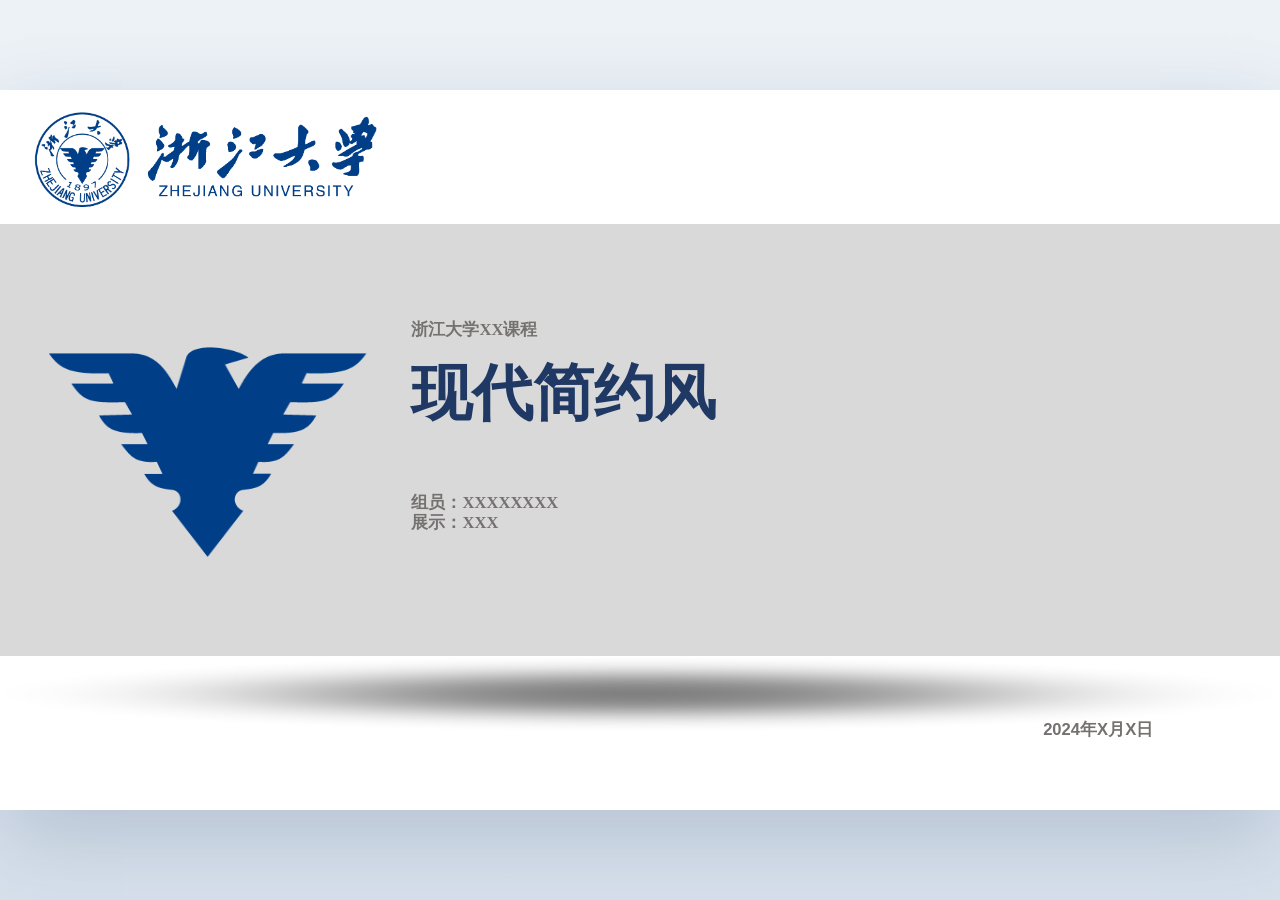
<file: templates/现代简约风模板-html/index.html>
<!doctype html><html lang="zh-CN"><head><meta charset="utf-8"><meta name="viewport" content="width=device-width, initial-scale=1"><title>现代简约风模板</title><link rel="stylesheet" href="styles.css"></head><body><main class="deck-frame"><div class="deck-stage"><section class="slide is-active" data-title="slide-1"><div class="slide-bg" style="background:#FFFFFF"></div><img class="ppt-el ppt-pic" src="assets/media/image1.png" alt="" style="left:0.019px;top:566.399px;width:1279.962px;height:76.038px;transform:rotate(180deg);"><div class="ppt-el ppt-shape geom-rect" style="left:0.019px;top:134.417px;width:1279.962px;height:432.069px;background:#D9D9D9;border:none;transform:rotate(0deg)"></div><div class="ppt-el ppt-shape geom-rect" style="left:401.866px;top:225.425px;width:486.442px;height:36.333px;background:transparent;border:none;transform:rotate(0deg)"><div class="text-box" style="padding:4.8px 9.6px 4.8px 9.6px;justify-content:flex-start;"><div class="text-flow"><p style="text-align:left;margin:0;line-height:1.15;white-space:pre-wrap;"><span style="font-size:16.6px;font-weight:700;font-style:normal;font-family:宋体;color:#767171;white-space:pre-wrap;">浙江大学</span><span style="font-size:16.6px;font-weight:700;font-style:normal;font-family:宋体;color:#767171;white-space:pre-wrap;">XX</span><span style="font-size:16.6px;font-weight:700;font-style:normal;font-family:宋体;color:#767171;white-space:pre-wrap;">课程</span></p></div></div></div><div class="ppt-el ppt-shape geom-rect" style="left:401.866px;top:264.492px;width:689.168px;height:107.933px;background:transparent;border:none;transform:rotate(0deg)"><div class="text-box" style="padding:4.8px 9.6px 4.8px 9.6px;justify-content:flex-start;"><div class="text-flow"><p style="text-align:left;margin:0;line-height:1.15;white-space:pre-wrap;"><span style="font-size:60.9px;font-weight:700;font-style:normal;font-family:汉仪雅酷黑-85J;color:#203864;white-space:pre-wrap;">现代简约风</span></p></div></div></div><svg class="ppt-el ppt-line" style="left:401.866px;top:385.272px;width:631.667px;height:0px;transform:rotate(0deg);" viewBox="0 0 100 100" preserveAspectRatio="none"><line x1="0" y1="0" x2="100" y2="100" stroke="#000000" stroke-width="1" vector-effect="non-scaling-stroke" /></svg><div class="ppt-el ppt-shape geom-rect" style="left:401.866px;top:398.482px;width:587.063px;height:89.933px;background:transparent;border:none;transform:rotate(0deg)"><div class="text-box" style="padding:4.8px 9.6px 4.8px 9.6px;justify-content:flex-start;"><div class="text-flow"><p style="text-align:left;margin:0;line-height:1.15;white-space:pre-wrap;"><span style="font-size:16.6px;font-weight:700;font-style:normal;font-family:宋体;color:#767171;white-space:pre-wrap;">组员：</span><span style="font-size:16.6px;font-weight:700;font-style:normal;font-family:宋体;color:#767171;white-space:pre-wrap;">XXXXXXXX</span></p><p style="text-align:left;margin:0;line-height:1.15;white-space:pre-wrap;"><span style="font-size:16.6px;font-weight:700;font-style:normal;font-family:宋体;color:#767171;white-space:pre-wrap;">展示：</span><span style="font-size:16.6px;font-weight:700;font-style:normal;font-family:宋体;color:#767171;white-space:pre-wrap;">XXX</span></p></div></div></div><div class="ppt-el ppt-shape geom-rect" style="left:1033.534px;top:625.66px;width:259.559px;height:36.333px;background:transparent;border:none;transform:rotate(0deg)"><div class="text-box" style="padding:4.8px 9.6px 4.8px 9.6px;justify-content:flex-start;"><div class="text-flow"><p style="text-align:left;margin:0;line-height:1.15;white-space:pre-wrap;"><span style="font-size:16.6px;font-weight:700;font-style:normal;font-family:HYXuanSong 75J;color:#767171;white-space:pre-wrap;">2024</span><span style="font-size:16.6px;font-weight:700;font-style:normal;font-family:HYXuanSong 75J;color:#767171;white-space:pre-wrap;">年</span><span style="font-size:16.6px;font-weight:700;font-style:normal;font-family:HYXuanSong 75J;color:#767171;white-space:pre-wrap;">X</span><span style="font-size:16.6px;font-weight:700;font-style:normal;font-family:HYXuanSong 75J;color:#767171;white-space:pre-wrap;">月</span><span style="font-size:16.6px;font-weight:700;font-style:normal;font-family:HYXuanSong 75J;color:#767171;white-space:pre-wrap;">X</span><span style="font-size:16.6px;font-weight:700;font-style:normal;font-family:HYXuanSong 75J;color:#767171;white-space:pre-wrap;">日</span></p></div></div></div><img class="ppt-el ppt-pic" src="assets/media/image2.png" alt="" style="left:-7.138px;top:0px;width:468.801px;height:159.68px;transform:rotate(0deg);"><img class="ppt-el ppt-pic" src="assets/media/image3.png" alt="" style="left:22.133px;top:159.667px;width:365.2px;height:375.333px;transform:rotate(0deg);"></section><section class="slide" data-title="slide-2"><div class="slide-bg" style="background:#FFFFFF"></div><img class="ppt-el ppt-pic" src="assets/media/image4.png" alt="" style="left:393.8px;top:-66.4px;width:589.933px;height:458.2px;transform:rotate(0deg);"><svg class="ppt-el ppt-line" style="left:343.209px;top:141.474px;width:573.422px;height:0px;transform:rotate(0deg);" viewBox="0 0 100 100" preserveAspectRatio="none"><line x1="0" y1="0" x2="100" y2="100" stroke="#4472C4" stroke-width="1" vector-effect="non-scaling-stroke" /></svg><svg class="ppt-el ppt-line" style="left:547.333px;top:141.474px;width:169.965px;height:0px;transform:rotate(0deg);" viewBox="0 0 100 100" preserveAspectRatio="none"><line x1="0" y1="0" x2="100" y2="100" stroke="#4472C4" stroke-width="5.333" vector-effect="non-scaling-stroke" /></svg><div class="ppt-el ppt-shape geom-rect" style="left:535.858px;top:54.618px;width:226.558px;height:151.733px;background:transparent;border:none;transform:rotate(0deg)"><div class="text-box" style="padding:4.8px 9.6px 4.8px 9.6px;justify-content:flex-start;"><div class="text-flow"><p style="text-align:left;margin:0;line-height:1.15;white-space:pre-wrap;"><span style="font-size:44px;font-weight:700;font-style:normal;font-family:宋体;color:#595959;white-space:pre-wrap;">目</span><span style="font-size:44px;font-weight:700;font-style:normal;font-family:HYXuanSong 75J;color:#595959;white-space:pre-wrap;">    </span><span style="font-size:44px;font-weight:700;font-style:normal;font-family:宋体;color:#595959;white-space:pre-wrap;">录</span></p></div></div></div><div class="ppt-el ppt-shape geom-rect" style="left:151.828px;top:224px;width:149.475px;height:406.961px;background:#E7E6E6;border:4px solid #4472C4;transform:rotate(0deg)"></div><div class="ppt-el ppt-shape geom-rect" style="left:202.934px;top:303.225px;width:60.531px;height:255.133px;background:transparent;border:none;transform:rotate(0deg)"><div class="text-box" style="padding:4.8px 9.6px 4.8px 9.6px;justify-content:flex-start;"><div class="text-flow"><p style="text-align:left;margin:0;line-height:1.15;white-space:pre-wrap;"><span style="font-size:19px;font-weight:700;font-style:normal;font-family:宋体;color:#4472C4;white-space:pre-wrap;">此处输入你的正文</span></p></div></div></div><div class="ppt-el ppt-shape geom-rect" style="left:189.409px;top:236.459px;width:70.165px;height:74.2px;background:transparent;border:none;transform:rotate(0deg)"><div class="text-box" style="padding:4.8px 9.6px 4.8px 9.6px;justify-content:flex-start;"><div class="text-flow"><p style="text-align:left;margin:0;line-height:1.15;white-space:pre-wrap;"><span style="font-size:40px;font-weight:700;font-style:normal;font-family:宋体;color:#595959;white-space:pre-wrap;">壹</span></p></div></div></div><img class="ppt-el ppt-pic" src="assets/media/image3.png" alt="" style="left:177.361px;top:533.067px;width:92px;height:94.533px;transform:rotate(0deg);"><div class="ppt-el ppt-shape geom-rect" style="left:424.667px;top:224px;width:149.467px;height:406.933px;background:#E7E6E6;border:4px solid #4472C4;transform:rotate(0deg)"></div><div class="ppt-el ppt-shape geom-rect" style="left:475.77px;top:303.22px;width:60.528px;height:255.133px;background:transparent;border:none;transform:rotate(0deg)"><div class="text-box" style="padding:4.8px 9.6px 4.8px 9.6px;justify-content:flex-start;"><div class="text-flow"><p style="text-align:left;margin:0;line-height:1.15;white-space:pre-wrap;"><span style="font-size:19px;font-weight:700;font-style:normal;font-family:宋体;color:#4472C4;white-space:pre-wrap;">此处输入你的正文</span></p></div></div></div><div class="ppt-el ppt-shape geom-rect" style="left:462.246px;top:236.458px;width:70.161px;height:74.2px;background:transparent;border:none;transform:rotate(0deg)"><div class="text-box" style="padding:4.8px 9.6px 4.8px 9.6px;justify-content:flex-start;"><div class="text-flow"><p style="text-align:left;margin:0;line-height:1.15;white-space:pre-wrap;"><span style="font-size:40px;font-weight:700;font-style:normal;font-family:宋体;color:#595959;white-space:pre-wrap;">贰</span></p></div></div></div><div class="ppt-el ppt-shape geom-rect" style="left:697.533px;top:224px;width:149.467px;height:406.933px;background:#E7E6E6;border:4px solid #4472C4;transform:rotate(0deg)"></div><div class="ppt-el ppt-shape geom-rect" style="left:748.636px;top:303.22px;width:60.528px;height:255.133px;background:transparent;border:none;transform:rotate(0deg)"><div class="text-box" style="padding:4.8px 9.6px 4.8px 9.6px;justify-content:flex-start;"><div class="text-flow"><p style="text-align:left;margin:0;line-height:1.15;white-space:pre-wrap;"><span style="font-size:19px;font-weight:700;font-style:normal;font-family:宋体;color:#4472C4;white-space:pre-wrap;">此处输入你的正文</span></p></div></div></div><div class="ppt-el ppt-shape geom-rect" style="left:735.112px;top:236.458px;width:70.161px;height:74.2px;background:transparent;border:none;transform:rotate(0deg)"><div class="text-box" style="padding:4.8px 9.6px 4.8px 9.6px;justify-content:flex-start;"><div class="text-flow"><p style="text-align:left;margin:0;line-height:1.15;white-space:pre-wrap;"><span style="font-size:40px;font-weight:700;font-style:normal;font-family:宋体;color:#595959;white-space:pre-wrap;">叁</span></p></div></div></div><div class="ppt-el ppt-shape geom-rect" style="left:970.4px;top:224px;width:149.467px;height:406.933px;background:#E7E6E6;border:4px solid #4472C4;transform:rotate(0deg)"></div><div class="ppt-el ppt-shape geom-rect" style="left:1021.503px;top:303.22px;width:60.528px;height:255.133px;background:transparent;border:none;transform:rotate(0deg)"><div class="text-box" style="padding:4.8px 9.6px 4.8px 9.6px;justify-content:flex-start;"><div class="text-flow"><p style="text-align:left;margin:0;line-height:1.15;white-space:pre-wrap;"><span style="font-size:19px;font-weight:700;font-style:normal;font-family:宋体;color:#4472C4;white-space:pre-wrap;">此处输入你的正文</span></p></div></div></div><div class="ppt-el ppt-shape geom-rect" style="left:1007.979px;top:236.458px;width:70.161px;height:74.2px;background:transparent;border:none;transform:rotate(0deg)"><div class="text-box" style="padding:4.8px 9.6px 4.8px 9.6px;justify-content:flex-start;"><div class="text-flow"><p style="text-align:left;margin:0;line-height:1.15;white-space:pre-wrap;"><span style="font-size:40px;font-weight:700;font-style:normal;font-family:宋体;color:#595959;white-space:pre-wrap;">肆</span></p></div></div></div><svg class="ppt-el ppt-line" style="left:50.253px;top:484.727px;width:366.323px;height:196.245px;transform:rotate(0deg);" viewBox="0 0 100 100" preserveAspectRatio="none"><line x1="0" y1="0" x2="100" y2="100" stroke="#A6A6A6" stroke-width="2" vector-effect="non-scaling-stroke" /></svg><svg class="ppt-el ppt-line" style="left:868.648px;top:478.241px;width:366.323px;height:196.245px;transform:rotate(180deg);" viewBox="0 0 100 100" preserveAspectRatio="none"><line x1="0" y1="0" x2="100" y2="100" stroke="#A6A6A6" stroke-width="2" vector-effect="non-scaling-stroke" /></svg><img class="ppt-el ppt-pic" src="assets/media/image2.png" alt="" style="left:-7.138px;top:0px;width:468.801px;height:159.68px;transform:rotate(0deg);"><img class="ppt-el ppt-pic" src="assets/media/image3.png" alt="" style="left:451.561px;top:533.067px;width:92px;height:94.533px;transform:rotate(0deg);"><img class="ppt-el ppt-pic" src="assets/media/image3.png" alt="" style="left:724.761px;top:530.8px;width:92px;height:94.533px;transform:rotate(0deg);"><img class="ppt-el ppt-pic" src="assets/media/image3.png" alt="" style="left:997.028px;top:530.8px;width:92px;height:94.533px;transform:rotate(0deg);"></section><section class="slide" data-title="slide-3"><div class="slide-bg" style="background:#FFFFFF"></div><div class="ppt-el ppt-shape geom-rect" style="left:115.032px;top:308.035px;width:281.299px;height:156.39px;background:linear-gradient(100.00deg, #939393 0.0%, #7C7C7C 22.0%, #3B3838 63.0%);border:none;transform:rotate(281.203deg)"></div><div class="ppt-el ppt-shape geom-rect" style="left:955.582px;top:497.627px;width:185.073px;height:86.703px;background:linear-gradient(220.00deg, #3B3838 23.0%, #474747 62.0%, #747474 100.0%);border:none;transform:rotate(0deg)"></div><div class="ppt-el ppt-shape geom-rect" style="left:148.174px;top:279.816px;width:995.224px;height:229.135px;background:#2F5597;border:none;transform:rotate(0deg)"><div class="text-box" style="padding:4.8px 9.6px 4.8px 9.6px;justify-content:center;"><div class="text-flow"><p style="text-align:left;margin:0;line-height:1.15;white-space:pre-wrap;"><span style="font-size:66.45px;font-weight:700;font-style:normal;font-family:微软雅黑;color:#EAEAEA;white-space:pre-wrap;">        </span><span style="font-size:16.6px;font-weight:700;font-style:normal;font-family:汉仪雅酷黑-85J;color:#EAEAEA;white-space:pre-wrap;">Part</span><span style="font-size:66.45px;font-weight:700;font-style:normal;font-family:汉仪雅酷黑-85J;color:#EAEAEA;white-space:pre-wrap;">1 </span><span style="font-size:66.45px;font-weight:700;font-style:normal;font-family:汉仪雅酷黑-85J;color:#EAEAEA;white-space:pre-wrap;">主 标 题</span></p></div></div></div><div class="ppt-el ppt-shape geom-rect" style="left:0.019px;top:186.525px;width:303.74px;height:300.383px;background:#AFABAB;border:none;transform:rotate(0deg)"></div><div class="ppt-el ppt-shape geom-rect" style="left:952.558px;top:271.972px;width:327.423px;height:312.357px;background:linear-gradient(280.00deg, #203864 12.0%, #2F5597 92.0%);border:none;transform:rotate(0deg)"></div><div class="ppt-el ppt-shape geom-rect" style="left:856.633px;top:329.354px;width:185.867px;height:29.733px;background:transparent;border:none;transform:rotate(0deg)"><div class="text-box" style="padding:4.8px 9.6px 4.8px 9.6px;justify-content:flex-start;"><div class="text-flow"><p style="text-align:left;margin:0;line-height:1.15;white-space:pre-wrap;"><span style="font-size:12.45px;font-weight:400;font-style:normal;font-family:宋体;color:#FFFFFF;white-space:pre-wrap;">1-1 </span><span style="font-size:12.45px;font-weight:400;font-style:normal;font-family:宋体;color:#FFFFFF;white-space:pre-wrap;">此处输入你的正文</span></p></div></div></div><div class="ppt-el ppt-shape geom-rect" style="left:856.633px;top:368.782px;width:185.867px;height:29.733px;background:transparent;border:none;transform:rotate(0deg)"><div class="text-box" style="padding:4.8px 9.6px 4.8px 9.6px;justify-content:flex-start;"><div class="text-flow"><p style="text-align:left;margin:0;line-height:1.15;white-space:pre-wrap;"><span style="font-size:12.45px;font-weight:400;font-style:normal;font-family:宋体;color:#FFFFFF;white-space:pre-wrap;">1-2 </span><span style="font-size:12.45px;font-weight:400;font-style:normal;font-family:宋体;color:#FFFFFF;white-space:pre-wrap;">此处输入你的正文</span></p></div></div></div><div class="ppt-el ppt-shape geom-rect" style="left:856.633px;top:408.698px;width:185.867px;height:29.733px;background:transparent;border:none;transform:rotate(0deg)"><div class="text-box" style="padding:4.8px 9.6px 4.8px 9.6px;justify-content:flex-start;"><div class="text-flow"><p style="text-align:left;margin:0;line-height:1.15;white-space:pre-wrap;"><span style="font-size:12.45px;font-weight:400;font-style:normal;font-family:宋体;color:#FFFFFF;white-space:pre-wrap;">1-3 </span><span style="font-size:12.45px;font-weight:400;font-style:normal;font-family:宋体;color:#FFFFFF;white-space:pre-wrap;">此处输入你的正文</span></p></div></div></div><div class="ppt-el ppt-shape geom-rect" style="left:856.633px;top:446.307px;width:185.867px;height:29.733px;background:transparent;border:none;transform:rotate(0deg)"><div class="text-box" style="padding:4.8px 9.6px 4.8px 9.6px;justify-content:flex-start;"><div class="text-flow"><p style="text-align:left;margin:0;line-height:1.15;white-space:pre-wrap;"><span style="font-size:12.45px;font-weight:400;font-style:normal;font-family:宋体;color:#FFFFFF;white-space:pre-wrap;">1-4 </span><span style="font-size:12.45px;font-weight:400;font-style:normal;font-family:宋体;color:#FFFFFF;white-space:pre-wrap;">此处输入你的正文</span></p></div></div></div><img class="ppt-el ppt-pic" src="assets/media/image5.png" alt="" style="left:26.451px;top:220.085px;width:250.396px;height:226.222px;transform:rotate(0deg);"><img class="ppt-el ppt-pic" src="assets/media/image2.png" alt="" style="left:-7.138px;top:0px;width:468.801px;height:159.68px;transform:rotate(0deg);"></section><section class="slide" data-title="slide-4"><div class="slide-bg" style="background:#FFFFFF"></div><svg class="ppt-el ppt-line" style="left:839.841px;top:385.624px;width:322.932px;height:0.012px;transform:rotate(0deg);" viewBox="0 0 100 100" preserveAspectRatio="none"><line x1="0" y1="0" x2="100" y2="100" stroke="#4472C4" stroke-width="2" vector-effect="non-scaling-stroke" /></svg><svg class="ppt-el ppt-line" style="left:89.301px;top:386.16px;width:322.932px;height:0.012px;transform:rotate(0deg);" viewBox="0 0 100 100" preserveAspectRatio="none"><line x1="0" y1="0" x2="100" y2="100" stroke="#4472C4" stroke-width="2" vector-effect="non-scaling-stroke" /></svg><div class="ppt-el ppt-shape geom-rect" style="left:158.094px;top:209.242px;width:136.004px;height:28.933px;background:transparent;border:none;transform:rotate(0deg)"><div class="text-box" style="padding:3.323px 6.646px 3.323px 6.646px;justify-content:flex-start;"><div class="text-flow"><p style="text-align:right;margin:0;line-height:1.15;white-space:pre-wrap;"><span style="font-size:13.85px;font-weight:700;font-style:normal;font-family:宋体;color:#595959;white-space:pre-wrap;">输入标题</span></p></div></div></div><div class="ppt-el ppt-shape geom-rect" style="left:71.101px;top:236.136px;width:268.781px;height:130.4px;background:transparent;border:none;transform:rotate(0deg)"><div class="text-box" style="padding:3.323px 6.646px 3.323px 6.646px;justify-content:flex-start;"><div class="text-flow"><p style="text-align:right;margin:0;line-height:1.15;white-space:pre-wrap;"><span style="font-size:12.45px;font-weight:400;font-style:normal;font-family:宋体;color:#595959;white-space:pre-wrap;">此处输入你的正文，文字是您理想的提炼，为了最终演示的良好效果，正文尽量简明扼要，内容可酌情增减文字，以便观者可以清楚理解您所传达的信息</span><span style="font-size:13.85px;font-weight:400;font-style:normal;font-family:宋体;color:#595959;white-space:pre-wrap;">。</span></p></div></div></div><div class="ppt-el ppt-shape geom-rect" style="left:291.228px;top:201.422px;width:48.654px;height:41.4px;background:transparent;border:none;transform:rotate(0deg)"><div class="text-box" style="padding:3.323px 6.646px 3.323px 6.646px;justify-content:flex-start;"><div class="text-flow"><p style="text-align:right;margin:0;line-height:1.15;white-space:pre-wrap;"><span style="font-size:33.25px;font-weight:400;font-style:normal;font-family:宋体;color:#595959;white-space:pre-wrap;">01</span></p></div></div></div><div class="ppt-el ppt-shape geom-rect" style="left:158.094px;top:493.279px;width:136.004px;height:28.933px;background:transparent;border:none;transform:rotate(0deg)"><div class="text-box" style="padding:3.323px 6.646px 3.323px 6.646px;justify-content:flex-start;"><div class="text-flow"><p style="text-align:right;margin:0;line-height:1.15;white-space:pre-wrap;"><span style="font-size:13.85px;font-weight:700;font-style:normal;font-family:宋体;color:#595959;white-space:pre-wrap;">输入标题</span></p></div></div></div><div class="ppt-el ppt-shape geom-rect" style="left:71.101px;top:520.173px;width:268.781px;height:130.4px;background:transparent;border:none;transform:rotate(0deg)"><div class="text-box" style="padding:3.323px 6.646px 3.323px 6.646px;justify-content:flex-start;"><div class="text-flow"><p style="text-align:right;margin:0;line-height:1.15;white-space:pre-wrap;"><span style="font-size:12.45px;font-weight:400;font-style:normal;font-family:宋体;color:#595959;white-space:pre-wrap;">此处输入你的正文，文字是您理想的提炼，为了最终演示的良好效果，正文尽量简明扼要，内容可酌情增减文字，以便观者可以清楚理解您所传达的信息</span><span style="font-size:13.85px;font-weight:400;font-style:normal;font-family:宋体;color:#595959;white-space:pre-wrap;">。</span></p></div></div></div><div class="ppt-el ppt-shape geom-rect" style="left:291.228px;top:485.459px;width:48.654px;height:41.4px;background:transparent;border:none;transform:rotate(0deg)"><div class="text-box" style="padding:3.323px 6.646px 3.323px 6.646px;justify-content:flex-start;"><div class="text-flow"><p style="text-align:right;margin:0;line-height:1.15;white-space:pre-wrap;"><span style="font-size:33.25px;font-weight:400;font-style:normal;font-family:宋体;color:#595959;white-space:pre-wrap;">03</span></p></div></div></div><div class="ppt-el ppt-shape geom-rect" style="left:937.021px;top:200.401px;width:159.405px;height:28.933px;background:transparent;border:none;transform:rotate(0deg)"><div class="text-box" style="padding:3.323px 6.646px 3.323px 6.646px;justify-content:flex-start;"><div class="text-flow"><p style="text-align:left;margin:0;line-height:1.15;white-space:pre-wrap;"><span style="font-size:13.85px;font-weight:700;font-style:normal;font-family:宋体;color:#595959;white-space:pre-wrap;">输入标题</span></p></div></div></div><div class="ppt-el ppt-shape geom-rect" style="left:888.573px;top:227.694px;width:269.306px;height:127.667px;background:transparent;border:none;transform:rotate(0deg)"><div class="text-box" style="padding:3.323px 6.646px 3.323px 6.646px;justify-content:flex-start;"><div class="text-flow"><p style="text-align:left;margin:0;line-height:1.15;white-space:pre-wrap;"><span style="font-size:12.45px;font-weight:400;font-style:normal;font-family:宋体;color:#595959;white-space:pre-wrap;">此处输入你的正文，文字是您理想的提炼，为了最终演示的良好效果，正文尽量简明扼要，内容可酌情增减文字，以便观者可以清楚理解您所传达的信息。</span></p></div></div></div><div class="ppt-el ppt-shape geom-rect" style="left:888.573px;top:192.98px;width:48.654px;height:41.4px;background:transparent;border:none;transform:rotate(0deg)"><div class="text-box" style="padding:3.323px 6.646px 3.323px 6.646px;justify-content:flex-start;"><div class="text-flow"><p style="text-align:left;margin:0;line-height:1.15;white-space:pre-wrap;"><span style="font-size:33.25px;font-weight:400;font-style:normal;font-family:宋体;color:#595959;white-space:pre-wrap;">02</span></p></div></div></div><div class="ppt-el ppt-shape geom-rect" style="left:937.021px;top:491.939px;width:159.405px;height:28.933px;background:transparent;border:none;transform:rotate(0deg)"><div class="text-box" style="padding:3.323px 6.646px 3.323px 6.646px;justify-content:flex-start;"><div class="text-flow"><p style="text-align:left;margin:0;line-height:1.15;white-space:pre-wrap;"><span style="font-size:13.85px;font-weight:700;font-style:normal;font-family:宋体;color:#595959;white-space:pre-wrap;">输入标题</span></p></div></div></div><div class="ppt-el ppt-shape geom-rect" style="left:888.573px;top:519.232px;width:269.306px;height:127.667px;background:transparent;border:none;transform:rotate(0deg)"><div class="text-box" style="padding:3.323px 6.646px 3.323px 6.646px;justify-content:flex-start;"><div class="text-flow"><p style="text-align:left;margin:0;line-height:1.15;white-space:pre-wrap;"><span style="font-size:12.45px;font-weight:400;font-style:normal;font-family:宋体;color:#595959;white-space:pre-wrap;">此处输入你的正文，文字是您理想的提炼，为了最终演示的良好效果，正文尽量简明扼要，内容可酌情增减文字，以便观者可以清楚理解您所传达的信息。</span></p></div></div></div><div class="ppt-el ppt-shape geom-rect" style="left:888.573px;top:484.517px;width:48.654px;height:41.4px;background:transparent;border:none;transform:rotate(0deg)"><div class="text-box" style="padding:3.323px 6.646px 3.323px 6.646px;justify-content:flex-start;"><div class="text-flow"><p style="text-align:left;margin:0;line-height:1.15;white-space:pre-wrap;"><span style="font-size:33.25px;font-weight:400;font-style:normal;font-family:宋体;color:#595959;white-space:pre-wrap;">04</span></p></div></div></div><div class="ppt-el ppt-shape geom-teardrop" style="left:529.763px;top:147.29px;width:182.986px;height:182.986px;background:#0B4189;border:none;transform:rotate(135deg)"></div><div class="ppt-el ppt-shape geom-rect" style="left:604.999px;top:179.459px;width:32.515px;height:37.659px;background:#F2F2F2;border:none;transform:rotate(0deg)"></div><div class="ppt-el ppt-shape geom-rect" style="left:613.436px;top:165.053px;width:15.641px;height:34.161px;background:#F2F2F2;border:none;transform:rotate(0deg)"></div><div class="ppt-el ppt-shape geom-teardrop" style="left:525.734px;top:433.302px;width:182.986px;height:182.986px;background:#0B4189;border:none;transform:rotate(225deg)"></div><div class="ppt-el ppt-shape geom-teardrop" style="left:678.39px;top:292.712px;width:182.986px;height:182.986px;background:#595959;border:none;transform:rotate(135deg)"></div><img class="ppt-el ppt-pic" src="assets/media/image6.png" alt="" style="left:784.84px;top:347.464px;width:63.031px;height:63.031px;transform:rotate(0deg);"><div class="ppt-el ppt-shape geom-teardrop" style="left:373.078px;top:292.712px;width:182.986px;height:182.986px;background:#4472C4;border:none;transform:rotate(225deg)"></div><img class="ppt-el ppt-pic" src="assets/media/image7.png" alt="" style="left:396.235px;top:354.981px;width:56.722px;height:56.722px;transform:rotate(0deg);"><div class="ppt-el ppt-shape geom-rect" style="left:569.596px;top:488.897px;width:94.8px;height:31.2px;background:transparent;border:none;transform:rotate(0deg)"><div class="text-box" style="padding:3.323px 6.645px 3.323px 6.645px;justify-content:flex-start;"><div class="text-flow"><p style="text-align:left;margin:0;line-height:1.15;white-space:pre-wrap;"><span style="font-size:15.25px;font-weight:400;font-style:normal;font-family:宋体;color:#F2F2F2;white-space:pre-wrap;">添加标题</span></p></div></div></div><div class="ppt-el ppt-shape geom-rect" style="left:570.632px;top:514.32px;width:105.771px;height:58.6px;background:transparent;border:none;transform:rotate(0deg)"><div class="text-box" style="padding:3.323px 6.645px 3.323px 6.645px;justify-content:flex-start;"><div class="text-flow"><p style="text-align:left;margin:0;line-height:1.15;white-space:pre-wrap;"><span style="font-size:8.3px;font-weight:400;font-style:normal;font-family:宋体;color:#F2F2F2;white-space:pre-wrap;">此处输入你的正文，文字是您理想的提炼</span></p></div></div></div><div class="ppt-el ppt-shape geom-rect" style="left:567.334px;top:230.538px;width:94.8px;height:31.2px;background:transparent;border:none;transform:rotate(0deg)"><div class="text-box" style="padding:3.323px 6.645px 3.323px 6.645px;justify-content:flex-start;"><div class="text-flow"><p style="text-align:left;margin:0;line-height:1.15;white-space:pre-wrap;"><span style="font-size:15.25px;font-weight:400;font-style:normal;font-family:宋体;color:#F2F2F2;white-space:pre-wrap;">添加标题</span></p></div></div></div><div class="ppt-el ppt-shape geom-rect" style="left:568.37px;top:255.962px;width:105.771px;height:58.6px;background:transparent;border:none;transform:rotate(0deg)"><div class="text-box" style="padding:3.323px 6.645px 3.323px 6.645px;justify-content:flex-start;"><div class="text-flow"><p style="text-align:left;margin:0;line-height:1.15;white-space:pre-wrap;"><span style="font-size:8.3px;font-weight:400;font-style:normal;font-family:宋体;color:#F2F2F2;white-space:pre-wrap;">此处输入你的正文，文字是您理想的提炼</span></p></div></div></div><div class="ppt-el ppt-shape geom-rect" style="left:456.46px;top:341.547px;width:94.8px;height:31.2px;background:transparent;border:none;transform:rotate(0deg)"><div class="text-box" style="padding:3.323px 6.645px 3.323px 6.645px;justify-content:flex-start;"><div class="text-flow"><p style="text-align:left;margin:0;line-height:1.15;white-space:pre-wrap;"><span style="font-size:15.25px;font-weight:400;font-style:normal;font-family:宋体;color:#F2F2F2;white-space:pre-wrap;">添加标题</span></p></div></div></div><div class="ppt-el ppt-shape geom-rect" style="left:457.496px;top:366.971px;width:105.771px;height:58.6px;background:transparent;border:none;transform:rotate(0deg)"><div class="text-box" style="padding:3.323px 6.645px 3.323px 6.645px;justify-content:flex-start;"><div class="text-flow"><p style="text-align:left;margin:0;line-height:1.15;white-space:pre-wrap;"><span style="font-size:8.3px;font-weight:400;font-style:normal;font-family:宋体;color:#F2F2F2;white-space:pre-wrap;">此处输入你的正文，文字是您理想的提炼</span></p></div></div></div><div class="ppt-el ppt-shape geom-rect" style="left:683.128px;top:343.284px;width:94.8px;height:31.2px;background:transparent;border:none;transform:rotate(0deg)"><div class="text-box" style="padding:3.323px 6.645px 3.323px 6.645px;justify-content:flex-start;"><div class="text-flow"><p style="text-align:left;margin:0;line-height:1.15;white-space:pre-wrap;"><span style="font-size:15.25px;font-weight:400;font-style:normal;font-family:宋体;color:#F2F2F2;white-space:pre-wrap;">添加标题</span></p></div></div></div><div class="ppt-el ppt-shape geom-rect" style="left:684.163px;top:368.708px;width:105.771px;height:58.6px;background:transparent;border:none;transform:rotate(0deg)"><div class="text-box" style="padding:3.323px 6.645px 3.323px 6.645px;justify-content:flex-start;"><div class="text-flow"><p style="text-align:left;margin:0;line-height:1.15;white-space:pre-wrap;"><span style="font-size:8.3px;font-weight:400;font-style:normal;font-family:宋体;color:#F2F2F2;white-space:pre-wrap;">此处输入你的正文，文字是您理想的提炼</span></p></div></div></div><img class="ppt-el ppt-pic" src="assets/media/image8.png" alt="" style="left:588.153px;top:422.275px;width:59.057px;height:59.057px;transform:rotate(0deg);"><svg class="ppt-el ppt-line" style="left:380.554px;top:159.206px;width:473.914px;height:452.473px;transform:rotate(0deg);" viewBox="0 0 100 100" preserveAspectRatio="none"><line x1="0" y1="0" x2="100" y2="100" stroke="rgba(68, 114, 196, 0.990)" stroke-width="3" vector-effect="non-scaling-stroke" /></svg><svg class="ppt-el ppt-line" style="left:386.416px;top:155.684px;width:464.207px;height:455.995px;transform:rotate(0deg);" viewBox="0 0 100 100" preserveAspectRatio="none"><line x1="0" y1="0" x2="100" y2="100" stroke="rgba(68, 114, 196, 0.990)" stroke-width="3" vector-effect="non-scaling-stroke" /></svg><img class="ppt-el ppt-pic" src="assets/media/image2.png" alt="" style="left:-7.138px;top:0px;width:468.801px;height:159.68px;transform:rotate(0deg);"></section><section class="slide" data-title="slide-5"><div class="slide-bg" style="background:#FFFFFF"></div><div class="ppt-el ppt-shape geom-rect" style="left:41.328px;top:200.295px;width:462.855px;height:252.19px;background:transparent;border:4px solid #AFABAB;transform:rotate(0deg)"></div><div class="ppt-el ppt-shape geom-rect" style="left:717.334px;top:426.082px;width:462.855px;height:252.19px;background:transparent;border:4px solid #AFABAB;transform:rotate(0deg)"></div><div class="ppt-el ppt-shape geom-rect" style="left:796.53px;top:381.879px;width:322.579px;height:50.296px;background:#0B4189;border:1px solid #203864;transform:rotate(0deg)"></div><div class="ppt-el ppt-shape geom-rect" style="left:811.623px;top:387.705px;width:292.391px;height:41.004px;background:transparent;border:none;transform:rotate(0deg)"><div class="text-box" style="padding:4.8px 9.6px 4.8px 9.6px;justify-content:flex-start;"><div class="text-flow"><p style="text-align:center;margin:0;line-height:1.15;white-space:pre-wrap;"><span style="font-size:19.4px;font-weight:700;font-style:normal;font-family:HYXuanSong 75J;color:#E7E6E6;white-space:pre-wrap;">单击此处添加图表标题</span></p></div></div></div><div class="ppt-el ppt-shape geom-rect" style="left:111.466px;top:154.619px;width:322.579px;height:51.138px;background:#0B4189;border:1px solid #203864;transform:rotate(0deg)"></div><div class="ppt-el ppt-shape geom-rect" style="left:126.559px;top:160.542px;width:292.391px;height:40.867px;background:transparent;border:none;transform:rotate(0deg)"><div class="text-box" style="padding:4.8px 9.6px 4.8px 9.6px;justify-content:flex-start;"><div class="text-flow"><p style="text-align:center;margin:0;line-height:1.15;white-space:pre-wrap;"><span style="font-size:19.4px;font-weight:700;font-style:normal;font-family:HYXuanSong 75J;color:#E7E6E6;white-space:pre-wrap;">单击此处添加图表标题</span></p></div></div></div><svg class="ppt-el ppt-line" style="left:561.575px;top:121.828px;width:0px;height:317.48px;transform:rotate(0deg);" viewBox="0 0 100 100" preserveAspectRatio="none"><line x1="0" y1="0" x2="100" y2="100" stroke="#8FAADC" stroke-width="3.333" vector-effect="non-scaling-stroke" /></svg><div class="ppt-el ppt-shape geom-rect" style="left:679.967px;top:156.096px;width:491.883px;height:111.867px;background:transparent;border:none;transform:rotate(0deg)"><div class="text-box" style="padding:4.8px 9.6px 4.8px 9.6px;justify-content:flex-start;"><div class="text-flow"><p style="text-align:left;margin:0;line-height:1.15;white-space:pre-wrap;"><span style="font-size:13.85px;font-weight:700;font-style:normal;font-family:宋体;color:#595959;white-space:pre-wrap;">此处输入你的正文</span></p><p style="text-align:left;margin:0;line-height:1.15;white-space:pre-wrap;"><span style="font-size:12.45px;font-weight:400;font-style:normal;font-family:宋体;color:#595959;white-space:pre-wrap;">文字是您理想的提炼，为了最终演示的良好效果，正文尽量简明扼要，内容可酌情增减文字，以便观者可以清楚理解您所传达的信息</span><span style="font-size:13.85px;font-weight:400;font-style:normal;font-family:宋体;color:#595959;white-space:pre-wrap;">。</span></p></div></div></div><div class="ppt-el ppt-shape geom-ellipse" style="left:556.072px;top:195.839px;width:12.231px;height:12.231px;background:linear-gradient(45.00deg, #F2A26C 0.0%, #ED7D31 100.0%);border:1.333px solid #F8F8F8;transform:rotate(0deg)"></div><div class="ppt-el ppt-shape geom-ellipse" style="left:557.382px;top:196.713px;width:10.047px;height:10.047px;background:#071F65;border:1px solid #071F65;transform:rotate(0deg)"></div><div class="ppt-el ppt-shape geom-ellipse" style="left:556.234px;top:321.63px;width:12.231px;height:12.231px;background:linear-gradient(45.00deg, #F2A26C 0.0%, #ED7D31 100.0%);border:1.333px solid #F8F8F8;transform:rotate(0deg)"></div><div class="ppt-el ppt-shape geom-ellipse" style="left:557.544px;top:322.504px;width:10.047px;height:10.047px;background:#071F65;border:1px solid #071F65;transform:rotate(0deg)"></div><div class="ppt-el ppt-shape geom-rect" style="left:679.967px;top:280.385px;width:491.883px;height:109.2px;background:transparent;border:none;transform:rotate(0deg)"><div class="text-box" style="padding:4.8px 9.6px 4.8px 9.6px;justify-content:flex-start;"><div class="text-flow"><p style="text-align:left;margin:0;line-height:1.15;white-space:pre-wrap;"><span style="font-size:12.45px;font-weight:700;font-style:normal;font-family:宋体;color:#595959;white-space:pre-wrap;">此处输入你的正文</span></p><p style="text-align:left;margin:0;line-height:1.15;white-space:pre-wrap;"><span style="font-size:12.45px;font-weight:400;font-style:normal;font-family:宋体;color:#595959;white-space:pre-wrap;">文字是您理想的提炼，为了最终演示的良好效果，正文尽量简明扼要，内容可酌情增减文字，以便观者可以清楚理解您所传达的信息</span><span style="font-size:13.85px;font-weight:400;font-style:normal;font-family:宋体;color:#595959;white-space:pre-wrap;">。</span></p></div></div></div><svg class="ppt-el ppt-line" style="left:662.714px;top:437.769px;width:0.957px;height:260.533px;transform:rotate(0deg);" viewBox="0 0 100 100" preserveAspectRatio="none"><line x1="0" y1="0" x2="100" y2="100" stroke="#8FAADC" stroke-width="3.333" vector-effect="non-scaling-stroke" /></svg><div class="ppt-el ppt-shape geom-ellipse" style="left:656.645px;top:517.196px;width:12.231px;height:12.231px;background:linear-gradient(45.00deg, #F2A26C 0.0%, #ED7D31 100.0%);border:1.333px solid #F8F8F8;transform:rotate(0deg)"></div><div class="ppt-el ppt-shape geom-ellipse" style="left:657.955px;top:518.07px;width:10.047px;height:10.047px;background:#071F65;border:1px solid #071F65;transform:rotate(0deg)"></div><div class="ppt-el ppt-shape geom-ellipse" style="left:656.645px;top:631px;width:12.231px;height:12.231px;background:linear-gradient(45.00deg, #F2A26C 0.0%, #ED7D31 100.0%);border:1.333px solid #F8F8F8;transform:rotate(0deg)"></div><div class="ppt-el ppt-shape geom-ellipse" style="left:657.955px;top:631.874px;width:10.047px;height:10.047px;background:#071F65;border:1px solid #071F65;transform:rotate(0deg)"></div><svg class="ppt-el ppt-line" style="left:504.183px;top:438.679px;width:213.151px;height:0px;transform:rotate(0deg);" viewBox="0 0 100 100" preserveAspectRatio="none"><line x1="0" y1="0" x2="100" y2="100" stroke="#AFABAB" stroke-width="4" vector-effect="non-scaling-stroke" /></svg><div class="ppt-el ppt-shape geom-rect" style="left:61.16px;top:477.442px;width:470.222px;height:109.2px;background:transparent;border:none;transform:rotate(0deg)"><div class="text-box" style="padding:4.8px 9.6px 4.8px 9.6px;justify-content:flex-start;"><div class="text-flow"><p style="text-align:left;margin:0;line-height:1.15;white-space:pre-wrap;"><span style="font-size:12.45px;font-weight:700;font-style:normal;font-family:宋体;color:#595959;white-space:pre-wrap;">此处输入你的正文</span></p><p style="text-align:left;margin:0;line-height:1.15;white-space:pre-wrap;"><span style="font-size:12.45px;font-weight:400;font-style:normal;font-family:宋体;color:#595959;white-space:pre-wrap;">文字是您理想的提炼，为了最终演示的良好效果，正文尽量简明扼要，内容可酌情增减文字，以便观者可以清楚理解您所传达的信息</span><span style="font-size:13.85px;font-weight:400;font-style:normal;font-family:宋体;color:#595959;white-space:pre-wrap;">。</span></p></div></div></div><div class="ppt-el ppt-shape geom-rect" style="left:62.451px;top:587.477px;width:469.241px;height:109.2px;background:transparent;border:none;transform:rotate(0deg)"><div class="text-box" style="padding:4.8px 9.6px 4.8px 9.6px;justify-content:flex-start;"><div class="text-flow"><p style="text-align:left;margin:0;line-height:1.15;white-space:pre-wrap;"><span style="font-size:12.45px;font-weight:700;font-style:normal;font-family:宋体;color:#595959;white-space:pre-wrap;">此处输入你的正文</span></p><p style="text-align:left;margin:0;line-height:1.15;white-space:pre-wrap;"><span style="font-size:12.45px;font-weight:400;font-style:normal;font-family:宋体;color:#595959;white-space:pre-wrap;">文字是您理想的提炼，为了最终演示的良好效果，正文尽量简明扼要，内容可酌情增减文字，以便观者可以清楚理解您所传达的信息</span><span style="font-size:13.85px;font-weight:400;font-style:normal;font-family:宋体;color:#595959;white-space:pre-wrap;">。</span></p></div></div></div><img class="ppt-el ppt-pic" src="assets/media/image2.png" alt="" style="left:-7.138px;top:0px;width:468.801px;height:159.68px;transform:rotate(0deg);"><img class="ppt-el ppt-pic" src="assets/media/image3.png" alt="" style="left:514.628px;top:150.8px;width:92px;height:94.533px;transform:rotate(0deg);"><img class="ppt-el ppt-pic" src="assets/media/image3.png" alt="" style="left:514.628px;top:280.4px;width:92px;height:94.533px;transform:rotate(0deg);"><img class="ppt-el ppt-pic" src="assets/media/image3.png" alt="" style="left:616.695px;top:477.467px;width:92px;height:94.533px;transform:rotate(0deg);"><img class="ppt-el ppt-pic" src="assets/media/image3.png" alt="" style="left:616.695px;top:595.333px;width:92px;height:94.533px;transform:rotate(0deg);"></section><section class="slide" data-title="slide-6"><div class="slide-bg" style="background:#FFFFFF"></div><div class="ppt-el ppt-shape geom-rect" style="left:109.247px;top:303.283px;width:292.87px;height:154.099px;background:linear-gradient(100.00deg, #939393 0.0%, #7C7C7C 22.0%, #3B3838 63.0%);border:none;transform:rotate(281.203deg)"></div><div class="ppt-el ppt-shape geom-rect" style="left:955.582px;top:497.627px;width:185.073px;height:86.703px;background:linear-gradient(220.00deg, #3B3838 23.0%, #474747 62.0%, #747474 100.0%);border:none;transform:rotate(0deg)"></div><div class="ppt-el ppt-shape geom-rect" style="left:148.174px;top:279.816px;width:995.224px;height:229.135px;background:#2F5597;border:none;transform:rotate(0deg)"><div class="text-box" style="padding:4.8px 9.6px 4.8px 9.6px;justify-content:center;"><div class="text-flow"><p style="text-align:left;margin:0;line-height:1.15;white-space:pre-wrap;"><span style="font-size:66.45px;font-weight:700;font-style:normal;font-family:微软雅黑;color:#EAEAEA;white-space:pre-wrap;">        </span><span style="font-size:16.6px;font-weight:700;font-style:normal;font-family:汉仪雅酷黑-85J;color:#EAEAEA;white-space:pre-wrap;">Part </span><span style="font-size:66.45px;font-weight:700;font-style:normal;font-family:汉仪雅酷黑-85J;color:#EAEAEA;white-space:pre-wrap;">2 </span><span style="font-size:66.45px;font-weight:700;font-style:normal;font-family:汉仪雅酷黑-85J;color:#EAEAEA;white-space:pre-wrap;">主 标 题</span></p></div></div></div><div class="ppt-el ppt-shape geom-rect" style="left:0.019px;top:186.525px;width:303.74px;height:300.383px;background:#AFABAB;border:none;transform:rotate(0deg)"></div><div class="ppt-el ppt-shape geom-rect" style="left:952.558px;top:271.972px;width:327.423px;height:312.357px;background:linear-gradient(280.00deg, #203864 12.0%, #2F5597 92.0%);border:none;transform:rotate(0deg)"></div><div class="ppt-el ppt-shape geom-rect" style="left:33.982px;top:220.097px;width:235.62px;height:233.237px;background:#4472C4;border:none;transform:rotate(0deg)"></div><img class="ppt-el ppt-pic" src="assets/media/image9.png" alt="" style="left:39.794px;top:222.148px;width:223.996px;height:229.134px;transform:rotate(0deg);"><div class="ppt-el ppt-shape geom-rect" style="left:856.633px;top:329.354px;width:185.867px;height:29.733px;background:transparent;border:none;transform:rotate(0deg)"><div class="text-box" style="padding:4.8px 9.6px 4.8px 9.6px;justify-content:flex-start;"><div class="text-flow"><p style="text-align:left;margin:0;line-height:1.15;white-space:pre-wrap;"><span style="font-size:12.45px;font-weight:400;font-style:normal;font-family:宋体;color:#FFFFFF;white-space:pre-wrap;">1-1 </span><span style="font-size:12.45px;font-weight:400;font-style:normal;font-family:宋体;color:#FFFFFF;white-space:pre-wrap;">此处输入你的正文</span></p></div></div></div><div class="ppt-el ppt-shape geom-rect" style="left:856.633px;top:368.782px;width:185.867px;height:29.733px;background:transparent;border:none;transform:rotate(0deg)"><div class="text-box" style="padding:4.8px 9.6px 4.8px 9.6px;justify-content:flex-start;"><div class="text-flow"><p style="text-align:left;margin:0;line-height:1.15;white-space:pre-wrap;"><span style="font-size:12.45px;font-weight:400;font-style:normal;font-family:宋体;color:#FFFFFF;white-space:pre-wrap;">1-2 </span><span style="font-size:12.45px;font-weight:400;font-style:normal;font-family:宋体;color:#FFFFFF;white-space:pre-wrap;">此处输入你的正文</span></p></div></div></div><div class="ppt-el ppt-shape geom-rect" style="left:856.633px;top:408.698px;width:185.867px;height:29.733px;background:transparent;border:none;transform:rotate(0deg)"><div class="text-box" style="padding:4.8px 9.6px 4.8px 9.6px;justify-content:flex-start;"><div class="text-flow"><p style="text-align:left;margin:0;line-height:1.15;white-space:pre-wrap;"><span style="font-size:12.45px;font-weight:400;font-style:normal;font-family:宋体;color:#FFFFFF;white-space:pre-wrap;">1-3 </span><span style="font-size:12.45px;font-weight:400;font-style:normal;font-family:宋体;color:#FFFFFF;white-space:pre-wrap;">此处输入你的正文</span></p></div></div></div><div class="ppt-el ppt-shape geom-rect" style="left:856.633px;top:446.307px;width:185.867px;height:29.733px;background:transparent;border:none;transform:rotate(0deg)"><div class="text-box" style="padding:4.8px 9.6px 4.8px 9.6px;justify-content:flex-start;"><div class="text-flow"><p style="text-align:left;margin:0;line-height:1.15;white-space:pre-wrap;"><span style="font-size:12.45px;font-weight:400;font-style:normal;font-family:宋体;color:#FFFFFF;white-space:pre-wrap;">1-4 </span><span style="font-size:12.45px;font-weight:400;font-style:normal;font-family:宋体;color:#FFFFFF;white-space:pre-wrap;">此处输入你的正文</span></p></div></div></div><img class="ppt-el ppt-pic" src="assets/media/image5.png" alt="" style="left:26.451px;top:220.085px;width:250.396px;height:226.222px;transform:rotate(0deg);"><img class="ppt-el ppt-pic" src="assets/media/image2.png" alt="" style="left:-7.138px;top:0px;width:468.801px;height:159.68px;transform:rotate(0deg);"></section><section class="slide" data-title="slide-7"><div class="slide-bg" style="background:#FFFFFF"></div><svg class="ppt-el ppt-line" style="left:259.842px;top:378.29px;width:266.407px;height:1.849px;transform:rotate(0deg);" viewBox="0 0 100 100" preserveAspectRatio="none"><line x1="0" y1="0" x2="100" y2="100" stroke="#4472C4" stroke-width="2" vector-effect="non-scaling-stroke" /></svg><svg class="ppt-el ppt-line" style="left:714.956px;top:380.147px;width:322.932px;height:0.012px;transform:rotate(0deg);" viewBox="0 0 100 100" preserveAspectRatio="none"><line x1="0" y1="0" x2="100" y2="100" stroke="#4472C4" stroke-width="2" vector-effect="non-scaling-stroke" /></svg><svg class="ppt-el ppt-line" style="left:624.271px;top:95.347px;width:0px;height:224.518px;transform:rotate(0deg);" viewBox="0 0 100 100" preserveAspectRatio="none"><line x1="0" y1="0" x2="100" y2="100" stroke="#AFABAB" stroke-width="2" vector-effect="non-scaling-stroke" /></svg><svg class="ppt-el ppt-line" style="left:625.081px;top:446.008px;width:0px;height:204.369px;transform:rotate(0deg);" viewBox="0 0 100 100" preserveAspectRatio="none"><line x1="0" y1="0" x2="100" y2="100" stroke="#AFABAB" stroke-width="2" vector-effect="non-scaling-stroke" /></svg><div class="ppt-el ppt-shape geom-rect" style="left:907.694px;top:215.05px;width:329.783px;height:111.2px;background:transparent;border:none;transform:rotate(0deg)"><div class="text-box" style="padding:4.8px 9.6px 4.8px 9.6px;justify-content:flex-start;"><div class="text-flow"><p style="text-align:left;margin:0;line-height:1.15;white-space:pre-wrap;"><span style="font-size:19.4px;font-weight:400;font-style:normal;font-family:宋体;color:#595959;white-space:pre-wrap;">此处输入你的正文</span></p><p style="text-align:left;margin:0;line-height:1.15;white-space:pre-wrap;"><span style="font-size:19.4px;font-weight:400;font-style:normal;font-family:宋体;color:#595959;white-space:pre-wrap;">文字是您理想的提炼</span></p></div></div></div><div class="ppt-el ppt-shape geom-rect" style="left:917.436px;top:472.624px;width:314.977px;height:91px;background:transparent;border:none;transform:rotate(0deg)"><div class="text-box" style="padding:4.8px 9.6px 4.8px 9.6px;justify-content:flex-start;"><div class="text-flow"><p style="text-align:left;margin:0;line-height:1.15;white-space:pre-wrap;"><span style="font-size:19.4px;font-weight:400;font-style:normal;font-family:宋体;color:#595959;white-space:pre-wrap;">此处输入你的正文</span></p><p style="text-align:left;margin:0;line-height:1.15;white-space:pre-wrap;"><span style="font-size:19.4px;font-weight:400;font-style:normal;font-family:宋体;color:#595959;white-space:pre-wrap;">文字是您理想的提炼</span></p></div></div></div><div class="ppt-el ppt-shape geom-rect" style="left:-4.7px;top:215.69px;width:348.368px;height:91px;background:transparent;border:none;transform:rotate(0deg)"><div class="text-box" style="padding:4.8px 9.6px 4.8px 9.6px;justify-content:flex-start;"><div class="text-flow"><p style="text-align:right;margin:0;line-height:1.15;white-space:pre-wrap;"><span style="font-size:19.4px;font-weight:400;font-style:normal;font-family:宋体;color:#595959;white-space:pre-wrap;">此处输入你的正文</span></p><p style="text-align:right;margin:0;line-height:1.15;white-space:pre-wrap;"><span style="font-size:19.4px;font-weight:400;font-style:normal;font-family:宋体;color:#595959;white-space:pre-wrap;">文字是您理想的提炼</span></p></div></div></div><div class="ppt-el ppt-shape geom-rect" style="left:11.953px;top:472.624px;width:328.685px;height:111.2px;background:transparent;border:none;transform:rotate(0deg)"><div class="text-box" style="padding:4.8px 9.6px 4.8px 9.6px;justify-content:flex-start;"><div class="text-flow"><p style="text-align:right;margin:0;line-height:1.15;white-space:pre-wrap;"><span style="font-size:19.4px;font-weight:400;font-style:normal;font-family:宋体;color:#595959;white-space:pre-wrap;">此处输入你的正文</span></p><p style="text-align:right;margin:0;line-height:1.15;white-space:pre-wrap;"><span style="font-size:19.4px;font-weight:400;font-style:normal;font-family:宋体;color:#595959;white-space:pre-wrap;">文字是您理想的提炼</span></p></div></div></div><div class="ppt-el ppt-shape geom-rect" style="left:426.288px;top:196.438px;width:117.78px;height:117.78px;background:rgba(64, 64, 64, 0.310);border:none;transform:rotate(0deg)"></div><div class="ppt-el ppt-shape geom-rect" style="left:400.683px;top:170.833px;width:168.988px;height:168.988px;background:rgba(64, 64, 64, 0.200);border:none;transform:rotate(0deg)"></div><div class="ppt-el ppt-shape geom-rect" style="left:375.079px;top:145.229px;width:220.197px;height:220.197px;background:rgba(64, 64, 64, 0.090);border:none;transform:rotate(0deg)"></div><div class="ppt-el ppt-shape geom-rect" style="left:411.466px;top:231.802px;width:152.533px;height:49.733px;background:transparent;border:none;transform:rotate(0deg)"><div class="text-box" style="padding:4.8px 9.6px 4.8px 9.6px;justify-content:flex-start;"><div class="text-flow"><p style="text-align:center;margin:0;line-height:1.15;white-space:pre-wrap;"><span style="font-size:24.9px;font-weight:700;font-style:normal;font-family:宋体;color:#2F5597;white-space:pre-wrap;">第一方面</span></p></div></div></div><div class="ppt-el ppt-shape geom-rect" style="left:409.935px;top:490.6px;width:155.456px;height:49.733px;background:transparent;border:none;transform:rotate(0deg)"><div class="text-box" style="padding:4.8px 9.6px 4.8px 9.6px;justify-content:flex-start;"><div class="text-flow"><p style="text-align:center;margin:0;line-height:1.15;white-space:pre-wrap;"><span style="font-size:24.9px;font-weight:700;font-style:normal;font-family:宋体;color:#2F5597;white-space:pre-wrap;">第三方面</span></p></div></div></div><div class="ppt-el ppt-shape geom-rect" style="left:425.58px;top:456.953px;width:117.248px;height:117.248px;background:rgba(47, 85, 151, 0.290);border:none;transform:rotate(0deg)"></div><div class="ppt-el ppt-shape geom-rect" style="left:399.843px;top:431.216px;width:168.723px;height:168.723px;background:rgba(47, 85, 151, 0.200);border:none;transform:rotate(0deg)"></div><div class="ppt-el ppt-shape geom-rect" style="left:374.105px;top:405.479px;width:220.197px;height:220.197px;background:rgba(47, 85, 151, 0.090);border:none;transform:rotate(0deg)"></div><div class="ppt-el ppt-shape geom-rect" style="left:684.511px;top:228.474px;width:167.221px;height:49.733px;background:transparent;border:none;transform:rotate(0deg)"><div class="text-box" style="padding:4.8px 9.6px 4.8px 9.6px;justify-content:flex-start;"><div class="text-flow"><p style="text-align:center;margin:0;line-height:1.15;white-space:pre-wrap;"><span style="font-size:24.9px;font-weight:700;font-style:normal;font-family:宋体;color:#2F5597;white-space:pre-wrap;">第二方面</span></p></div></div></div><div class="ppt-el ppt-shape geom-rect" style="left:710.249px;top:196.392px;width:117.248px;height:117.248px;background:rgba(47, 85, 151, 0.290);border:none;transform:rotate(0deg)"></div><div class="ppt-el ppt-shape geom-rect" style="left:684.511px;top:170.655px;width:168.723px;height:168.723px;background:rgba(47, 85, 151, 0.200);border:none;transform:rotate(0deg)"></div><div class="ppt-el ppt-shape geom-rect" style="left:658.774px;top:144.918px;width:220.197px;height:220.197px;background:rgba(47, 85, 151, 0.090);border:none;transform:rotate(0deg)"></div><div class="ppt-el ppt-shape geom-rect" style="left:694.996px;top:496.239px;width:154.482px;height:49.733px;background:transparent;border:none;transform:rotate(0deg)"><div class="text-box" style="padding:4.8px 9.6px 4.8px 9.6px;justify-content:flex-start;"><div class="text-flow"><p style="text-align:center;margin:0;line-height:1.15;white-space:pre-wrap;"><span style="font-size:24.9px;font-weight:700;font-style:normal;font-family:宋体;color:#2F5597;white-space:pre-wrap;">第四方面</span></p></div></div></div><div class="ppt-el ppt-shape geom-rect" style="left:712.634px;top:461.204px;width:117.248px;height:117.248px;background:rgba(64, 64, 64, 0.290);border:none;transform:rotate(0deg)"></div><div class="ppt-el ppt-shape geom-rect" style="left:686.897px;top:435.467px;width:168.723px;height:168.723px;background:rgba(64, 64, 64, 0.200);border:none;transform:rotate(0deg)"></div><div class="ppt-el ppt-shape geom-rect" style="left:661.16px;top:409.73px;width:220.197px;height:220.197px;background:rgba(64, 64, 64, 0.090);border:none;transform:rotate(0deg)"></div><img class="ppt-el ppt-pic" src="assets/media/image4.png" alt="" style="left:532.796px;top:267.667px;width:219.704px;height:225.462px;transform:rotate(0deg);"><img class="ppt-el ppt-pic" src="assets/media/image2.png" alt="" style="left:-7.138px;top:0px;width:468.801px;height:159.68px;transform:rotate(0deg);"></section><section class="slide" data-title="slide-8"><div class="slide-bg" style="background:#FFFFFF"></div><svg class="ppt-el ppt-line" style="left:292.868px;top:215.372px;width:336.254px;height:99.253px;transform:rotate(0deg);" viewBox="0 0 100 100" preserveAspectRatio="none"><line x1="0" y1="0" x2="100" y2="100" stroke="#808080" stroke-width="1" vector-effect="non-scaling-stroke" /></svg><svg class="ppt-el ppt-line" style="left:250.383px;top:309.776px;width:573.691px;height:73.228px;transform:rotate(0deg);" viewBox="0 0 100 100" preserveAspectRatio="none"><line x1="0" y1="0" x2="100" y2="100" stroke="#A5A5A5" stroke-width="1" vector-effect="non-scaling-stroke" /></svg><svg class="ppt-el ppt-line" style="left:260.803px;top:351.206px;width:234.127px;height:171.74px;transform:rotate(0deg);" viewBox="0 0 100 100" preserveAspectRatio="none"><line x1="0" y1="0" x2="100" y2="100" stroke="#808080" stroke-width="1" vector-effect="non-scaling-stroke" /></svg><svg class="ppt-el ppt-line" style="left:299.984px;top:282.226px;width:376.664px;height:133.237px;transform:rotate(0deg);" viewBox="0 0 100 100" preserveAspectRatio="none"><line x1="0" y1="0" x2="100" y2="100" stroke="#808080" stroke-width="1" vector-effect="non-scaling-stroke" /></svg><div class="ppt-el ppt-shape geom-rect" style="left:185.961px;top:282.144px;width:84.108px;height:84.108px;background:#071F65;border:none;transform:rotate(0deg)"></div><div class="ppt-el ppt-shape geom-rect" style="left:153.612px;top:249.795px;width:148.807px;height:148.807px;background:rgba(64, 64, 64, 0.290);border:none;transform:rotate(0deg)"></div><div class="ppt-el ppt-shape geom-rect" style="left:121.262px;top:217.445px;width:213.505px;height:213.505px;background:rgba(64, 64, 64, 0.200);border:none;transform:rotate(0deg)"></div><div class="ppt-el ppt-shape geom-rect" style="left:88.913px;top:185.096px;width:278.204px;height:278.204px;background:rgba(64, 64, 64, 0.090);border:none;transform:rotate(0deg)"></div><div class="ppt-el ppt-shape geom-ellipse" style="left:623.421px;top:192.998px;width:40.185px;height:40.185px;background:#4472C4;border:1px solid #203864;transform:rotate(0deg)"><div class="text-box" style="padding:4.8px 9.6px 4.8px 9.6px;justify-content:center;"><div class="text-flow"><p style="text-align:center;margin:0;line-height:1.15;white-space:pre-wrap;"><span style="font-size:19.4px;font-weight:700;font-style:normal;font-family:HYXuanSong 75J;color:#E7E6E6;white-space:pre-wrap;">1</span></p></div></div></div><div class="ppt-el ppt-shape geom-ellipse" style="left:824.074px;top:290.61px;width:38.334px;height:38.334px;background:#4472C4;border:1px solid #203864;transform:rotate(0deg)"><div class="text-box" style="padding:4.8px 9.6px 4.8px 9.6px;justify-content:center;"><div class="text-flow"><p style="text-align:center;margin:0;line-height:1.15;white-space:pre-wrap;"><span style="font-size:19.4px;font-weight:700;font-style:normal;font-family:HYXuanSong 75J;color:#E7E6E6;white-space:pre-wrap;">2</span></p></div></div></div><div class="ppt-el ppt-shape geom-ellipse" style="left:669.938px;top:391.803px;width:40.883px;height:40.883px;background:#4472C4;border:1px solid #203864;transform:rotate(0deg)"><div class="text-box" style="padding:4.8px 9.6px 4.8px 9.6px;justify-content:center;"><div class="text-flow"><p style="text-align:center;margin:0;line-height:1.15;white-space:pre-wrap;"><span style="font-size:19.4px;font-weight:700;font-style:normal;font-family:HYXuanSong 75J;color:#E7E6E6;white-space:pre-wrap;">3</span></p></div></div></div><div class="ppt-el ppt-shape geom-ellipse" style="left:494.93px;top:500.335px;width:43.761px;height:45.543px;background:#4472C4;border:1px solid #203864;transform:rotate(0deg)"><div class="text-box" style="padding:4.8px 9.6px 4.8px 9.6px;justify-content:center;"><div class="text-flow"><p style="text-align:center;margin:0;line-height:1.15;white-space:pre-wrap;"><span style="font-size:19.4px;font-weight:700;font-style:normal;font-family:HYXuanSong 75J;color:#E7E6E6;white-space:pre-wrap;">4</span></p></div></div></div><div class="ppt-el ppt-shape geom-rect" style="left:699.147px;top:145.182px;width:567.386px;height:112.333px;background:transparent;border:none;transform:rotate(0deg)"><div class="text-box" style="padding:4.8px 9.6px 4.8px 9.6px;justify-content:flex-start;"><div class="text-flow"><p style="text-align:left;margin:0;line-height:1.15;white-space:pre-wrap;"><span style="font-size:24.9px;font-weight:700;font-style:normal;font-family:宋体;color:#767171;white-space:pre-wrap;">此处输入你的正文</span></p><p style="text-align:left;margin:0;line-height:1.15;white-space:pre-wrap;"><span style="font-size:19.4px;font-weight:400;font-style:normal;font-family:宋体;color:#767171;white-space:pre-wrap;">文字是您理想的提炼，为了最终演示的良好效果，正文尽量简明扼要</span></p></div></div></div><div class="ppt-el ppt-shape geom-rect" style="left:894.099px;top:254.376px;width:567.386px;height:112.333px;background:transparent;border:none;transform:rotate(0deg)"><div class="text-box" style="padding:4.8px 9.6px 4.8px 9.6px;justify-content:flex-start;"><div class="text-flow"><p style="text-align:left;margin:0;line-height:1.15;white-space:pre-wrap;"><span style="font-size:24.9px;font-weight:700;font-style:normal;font-family:宋体;color:#767171;white-space:pre-wrap;">此处输入你的正文</span></p><p style="text-align:left;margin:0;line-height:1.15;white-space:pre-wrap;"><span style="font-size:19.4px;font-weight:400;font-style:normal;font-family:宋体;color:#767171;white-space:pre-wrap;">文字是您理想的提炼，为了最终</span></p><p style="text-align:left;margin:0;line-height:1.15;white-space:pre-wrap;"><span style="font-size:19.4px;font-weight:400;font-style:normal;font-family:宋体;color:#767171;white-space:pre-wrap;">演示的良好效果，正文尽量简明</span></p></div></div></div><div class="ppt-el ppt-shape geom-rect" style="left:757.907px;top:375.976px;width:542.621px;height:112.333px;background:transparent;border:none;transform:rotate(0deg)"><div class="text-box" style="padding:4.8px 9.6px 4.8px 9.6px;justify-content:flex-start;"><div class="text-flow"><p style="text-align:left;margin:0;line-height:1.15;white-space:pre-wrap;"><span style="font-size:24.9px;font-weight:700;font-style:normal;font-family:宋体;color:#767171;white-space:pre-wrap;">此处输入你的正文</span></p><p style="text-align:left;margin:0;line-height:1.15;white-space:pre-wrap;"><span style="font-size:19.4px;font-weight:400;font-style:normal;font-family:宋体;color:#767171;white-space:pre-wrap;">文字是您理想的提炼，为了最终演示的良好</span></p><p style="text-align:left;margin:0;line-height:1.15;white-space:pre-wrap;"><span style="font-size:19.4px;font-weight:400;font-style:normal;font-family:宋体;color:#767171;white-space:pre-wrap;">效果，正文尽量简明扼要</span></p></div></div></div><div class="ppt-el ppt-shape geom-rect" style="left:568.26px;top:511.98px;width:567.386px;height:112.333px;background:transparent;border:none;transform:rotate(0deg)"><div class="text-box" style="padding:4.8px 9.6px 4.8px 9.6px;justify-content:flex-start;"><div class="text-flow"><p style="text-align:left;margin:0;line-height:1.15;white-space:pre-wrap;"><span style="font-size:24.9px;font-weight:700;font-style:normal;font-family:宋体;color:#767171;white-space:pre-wrap;">此处输入你的正文</span></p><p style="text-align:left;margin:0;line-height:1.15;white-space:pre-wrap;"><span style="font-size:19.4px;font-weight:400;font-style:normal;font-family:宋体;color:#767171;white-space:pre-wrap;">文字是您理想的提炼，为了最终演示的良好效果，正文尽量简明扼要</span></p></div></div></div><img class="ppt-el ppt-pic" src="assets/media/image4.png" alt="" style="left:30.864px;top:141.791px;width:461.644px;height:358.544px;transform:rotate(0deg);"><img class="ppt-el ppt-pic" src="assets/media/image2.png" alt="" style="left:-7.138px;top:0px;width:468.801px;height:159.68px;transform:rotate(0deg);"></section><section class="slide" data-title="slide-9"><div class="slide-bg" style="background:#FFFFFF"></div><div class="ppt-el ppt-shape geom-rect" style="left:112.437px;top:305.904px;width:286.49px;height:155.362px;background:linear-gradient(100.00deg, #939393 0.0%, #7C7C7C 22.0%, #3B3838 63.0%);border:none;transform:rotate(281.203deg)"></div><div class="ppt-el ppt-shape geom-rect" style="left:955.582px;top:497.627px;width:185.073px;height:86.703px;background:linear-gradient(220.00deg, #3B3838 23.0%, #474747 62.0%, #747474 100.0%);border:none;transform:rotate(0deg)"></div><div class="ppt-el ppt-shape geom-rect" style="left:148.174px;top:279.816px;width:995.224px;height:229.135px;background:#2F5597;border:none;transform:rotate(0deg)"><div class="text-box" style="padding:4.8px 9.6px 4.8px 9.6px;justify-content:center;"><div class="text-flow"><p style="text-align:left;margin:0;line-height:1.15;white-space:pre-wrap;"><span style="font-size:66.45px;font-weight:700;font-style:normal;font-family:微软雅黑;color:#EAEAEA;white-space:pre-wrap;">        </span><span style="font-size:16.6px;font-weight:700;font-style:normal;font-family:汉仪雅酷黑-85J;color:#EAEAEA;white-space:pre-wrap;">Part </span><span style="font-size:66.45px;font-weight:700;font-style:normal;font-family:汉仪雅酷黑-85J;color:#EAEAEA;white-space:pre-wrap;">3 </span><span style="font-size:66.45px;font-weight:700;font-style:normal;font-family:汉仪雅酷黑-85J;color:#EAEAEA;white-space:pre-wrap;">主 标 题</span></p></div></div></div><div class="ppt-el ppt-shape geom-rect" style="left:0.019px;top:186.525px;width:303.74px;height:300.383px;background:#AFABAB;border:none;transform:rotate(0deg)"></div><div class="ppt-el ppt-shape geom-rect" style="left:952.558px;top:271.972px;width:327.423px;height:312.357px;background:linear-gradient(280.00deg, #203864 12.0%, #2F5597 92.0%);border:none;transform:rotate(0deg)"></div><div class="ppt-el ppt-shape geom-rect" style="left:33.982px;top:220.097px;width:235.62px;height:233.237px;background:#4472C4;border:none;transform:rotate(0deg)"></div><img class="ppt-el ppt-pic" src="assets/media/image9.png" alt="" style="left:39.794px;top:222.148px;width:223.996px;height:229.134px;transform:rotate(0deg);"><div class="ppt-el ppt-shape geom-rect" style="left:856.633px;top:329.354px;width:185.867px;height:29.733px;background:transparent;border:none;transform:rotate(0deg)"><div class="text-box" style="padding:4.8px 9.6px 4.8px 9.6px;justify-content:flex-start;"><div class="text-flow"><p style="text-align:left;margin:0;line-height:1.15;white-space:pre-wrap;"><span style="font-size:12.45px;font-weight:400;font-style:normal;font-family:宋体;color:#FFFFFF;white-space:pre-wrap;">1-1 </span><span style="font-size:12.45px;font-weight:400;font-style:normal;font-family:宋体;color:#FFFFFF;white-space:pre-wrap;">此处输入你的正文</span></p></div></div></div><div class="ppt-el ppt-shape geom-rect" style="left:856.633px;top:368.782px;width:185.867px;height:29.733px;background:transparent;border:none;transform:rotate(0deg)"><div class="text-box" style="padding:4.8px 9.6px 4.8px 9.6px;justify-content:flex-start;"><div class="text-flow"><p style="text-align:left;margin:0;line-height:1.15;white-space:pre-wrap;"><span style="font-size:12.45px;font-weight:400;font-style:normal;font-family:宋体;color:#FFFFFF;white-space:pre-wrap;">1-2 </span><span style="font-size:12.45px;font-weight:400;font-style:normal;font-family:宋体;color:#FFFFFF;white-space:pre-wrap;">此处输入你的正文</span></p></div></div></div><div class="ppt-el ppt-shape geom-rect" style="left:856.633px;top:408.698px;width:185.867px;height:29.733px;background:transparent;border:none;transform:rotate(0deg)"><div class="text-box" style="padding:4.8px 9.6px 4.8px 9.6px;justify-content:flex-start;"><div class="text-flow"><p style="text-align:left;margin:0;line-height:1.15;white-space:pre-wrap;"><span style="font-size:12.45px;font-weight:400;font-style:normal;font-family:宋体;color:#FFFFFF;white-space:pre-wrap;">1-3 </span><span style="font-size:12.45px;font-weight:400;font-style:normal;font-family:宋体;color:#FFFFFF;white-space:pre-wrap;">此处输入你的正文</span></p></div></div></div><div class="ppt-el ppt-shape geom-rect" style="left:856.633px;top:446.307px;width:182.8px;height:29.822px;background:transparent;border:none;transform:rotate(0deg)"><div class="text-box" style="padding:4.8px 9.6px 4.8px 9.6px;justify-content:flex-start;"><div class="text-flow"><p style="text-align:left;margin:0;line-height:1.15;white-space:pre-wrap;"><span style="font-size:12.45px;font-weight:400;font-style:normal;font-family:HYXuanSong 75J;color:#FFFFFF;white-space:pre-wrap;">1-4 </span><span style="font-size:12.45px;font-weight:400;font-style:normal;font-family:HYXuanSong 75J;color:#FFFFFF;white-space:pre-wrap;">此处输入你的正文</span></p></div></div></div><img class="ppt-el ppt-pic" src="assets/media/image5.png" alt="" style="left:26.451px;top:220.085px;width:250.396px;height:226.222px;transform:rotate(0deg);"><img class="ppt-el ppt-pic" src="assets/media/image2.png" alt="" style="left:-7.138px;top:0px;width:468.801px;height:159.68px;transform:rotate(0deg);"></section><section class="slide" data-title="slide-10"><div class="slide-bg" style="background:#FFFFFF"></div><div class="ppt-el ppt-shape geom-roundrect" style="left:491.761px;top:139.741px;width:384.436px;height:224.017px;background:transparent;border:2.667px solid #203864;transform:rotate(0deg)"></div><div class="ppt-el ppt-shape geom-roundrect" style="left:915.309px;top:139.741px;width:323.363px;height:492.726px;background:transparent;border:2.667px solid #203864;transform:rotate(0deg)"></div><div class="ppt-el ppt-shape geom-rect" style="left:952px;top:312.481px;width:254.091px;height:133.467px;background:transparent;border:none;transform:rotate(0deg)"><div class="text-box" style="padding:4.8px 9.6px 4.8px 9.6px;justify-content:flex-start;"><div class="text-flow"><p style="text-align:left;margin:0;line-height:1.15;white-space:pre-wrap;"><span style="font-size:12.45px;font-weight:400;font-style:normal;font-family:宋体;color:#595959;white-space:pre-wrap;">文字是您理想的提炼，为了最终演示的良好效果，正文尽量简明扼要，内容可酌情增减文字，以便观者可以清楚理解您所传达的信息</span><span style="font-size:13.85px;font-weight:400;font-style:normal;font-family:宋体;color:#595959;white-space:pre-wrap;">。</span></p></div></div></div><img class="ppt-el ppt-pic" src="assets/media/image4.png" alt="" style="left:1045.517px;top:527.613px;width:115.748px;height:97.302px;transform:rotate(0deg);"><div class="ppt-el ppt-shape geom-roundrect" style="left:497.073px;top:144.988px;width:229.119px;height:213.949px;background:#2F5597;border:1px solid #203864;transform:rotate(0deg)"></div><div class="ppt-el ppt-shape geom-rect" style="left:503.725px;top:164.95px;width:45.4px;height:191.257px;background:transparent;border:none;transform:rotate(0deg)"><div class="text-box" style="padding:4.8px 9.6px 4.8px 9.6px;justify-content:flex-start;"><div class="text-flow"><p style="text-align:left;margin:0;line-height:1.15;white-space:pre-wrap;"><span style="font-size:12.45px;font-weight:700;font-style:normal;font-family:宋体;color:#E7E6E6;white-space:pre-wrap;">此处输入你的正文</span></p></div></div></div><div class="ppt-el ppt-shape geom-roundrect" style="left:491.636px;top:408.45px;width:384.436px;height:224.017px;background:transparent;border:2.667px solid #203864;transform:rotate(0deg)"></div><div class="ppt-el ppt-shape geom-roundrect" style="left:496.949px;top:412.737px;width:229.119px;height:213.949px;background:#2F5597;border:1px solid #203864;transform:rotate(0deg)"></div><div class="ppt-el ppt-shape geom-rect" style="left:503.601px;top:433.658px;width:45.4px;height:191.257px;background:transparent;border:none;transform:rotate(0deg)"><div class="text-box" style="padding:4.8px 9.6px 4.8px 9.6px;justify-content:flex-start;"><div class="text-flow"><p style="text-align:left;margin:0;line-height:1.15;white-space:pre-wrap;"><span style="font-size:12.45px;font-weight:700;font-style:normal;font-family:宋体;color:#E7E6E6;white-space:pre-wrap;">此处输入</span><span style="font-size:12.45px;font-weight:700;font-style:normal;font-family:宋体;color:#E7E6E6;white-space:pre-wrap;">你的正文</span></p></div></div></div><div class="ppt-el ppt-shape geom-rect" style="left:924.707px;top:147.116px;width:303.953px;height:59.552px;background:#0B4189;border:1px solid #203864;transform:rotate(0deg)"></div><div class="ppt-el ppt-shape geom-rect" style="left:933.561px;top:165.779px;width:286.244px;height:29.733px;background:transparent;border:none;transform:rotate(0deg)"><div class="text-box" style="padding:4.8px 9.6px 4.8px 9.6px;justify-content:flex-start;"><div class="text-flow"><p style="text-align:center;margin:0;line-height:1.15;white-space:pre-wrap;"><span style="font-size:12.45px;font-weight:700;font-style:normal;font-family:宋体;color:#E7E6E6;white-space:pre-wrap;">此处输入你的正文</span></p></div></div></div><div class="ppt-el ppt-shape geom-rect" style="left:549px;top:143.068px;width:290.006px;height:219.55px;background:#EDEDED;border:none;transform:rotate(0deg)"></div><div class="ppt-el ppt-shape geom-rect" style="left:550.705px;top:409.936px;width:290.006px;height:219.55px;background:#EDEDED;border:none;transform:rotate(0deg)"></div><div class="ppt-el ppt-shape geom-rect" style="left:570.832px;top:182.771px;width:261.775px;height:133.467px;background:transparent;border:none;transform:rotate(0deg)"><div class="text-box" style="padding:4.8px 9.6px 4.8px 9.6px;justify-content:flex-start;"><div class="text-flow"><p style="text-align:left;margin:0;line-height:1.15;white-space:pre-wrap;"><span style="font-size:12.45px;font-weight:400;font-style:normal;font-family:宋体;color:#595959;white-space:pre-wrap;">文字是您理想的提炼，为了最终演示的良好效果，正文尽量简明扼要，内容可酌情增减文字，以便观者可以清楚理解您所传达的信息</span><span style="font-size:13.85px;font-weight:400;font-style:normal;font-family:宋体;color:#595959;white-space:pre-wrap;">。</span></p></div></div></div><div class="ppt-el ppt-shape geom-rect" style="left:569.689px;top:453.917px;width:261.775px;height:133.467px;background:transparent;border:none;transform:rotate(0deg)"><div class="text-box" style="padding:4.8px 9.6px 4.8px 9.6px;justify-content:flex-start;"><div class="text-flow"><p style="text-align:left;margin:0;line-height:1.15;white-space:pre-wrap;"><span style="font-size:12.45px;font-weight:400;font-style:normal;font-family:宋体;color:#595959;white-space:pre-wrap;">文字是您理想的提炼，为了最终演示的良好效果，正文尽量简明扼要，内容可酌情增减文字，以便观者可以清楚理解您所传达的信息</span><span style="font-size:13.85px;font-weight:400;font-style:normal;font-family:宋体;color:#595959;white-space:pre-wrap;">。</span></p></div></div></div><img class="ppt-el ppt-pic" src="assets/media/image2.png" alt="" style="left:-7.138px;top:0px;width:468.801px;height:159.68px;transform:rotate(0deg);"></section><section class="slide" data-title="slide-11"><div class="slide-bg" style="background:#FFFFFF"></div><img class="ppt-el ppt-pic" src="assets/media/image4.png" alt="" style="left:421.557px;top:222.788px;width:485.693px;height:377.222px;transform:rotate(0deg);"><svg class="ppt-el ppt-line" style="left:862.161px;top:123.134px;width:366.323px;height:196.037px;transform:rotate(180deg);" viewBox="0 0 100 100" preserveAspectRatio="none"><line x1="0" y1="0" x2="100" y2="100" stroke="#A6A6A6" stroke-width="2" vector-effect="non-scaling-stroke" /></svg><svg class="ppt-el ppt-line" style="left:862.161px;top:438.024px;width:366.323px;height:196.245px;transform:rotate(180deg);" viewBox="0 0 100 100" preserveAspectRatio="none"><line x1="0" y1="0" x2="100" y2="100" stroke="#A6A6A6" stroke-width="2" vector-effect="non-scaling-stroke" /></svg><svg class="ppt-el ppt-line" style="left:61.929px;top:131.905px;width:366.323px;height:196.245px;transform:rotate(0deg);" viewBox="0 0 100 100" preserveAspectRatio="none"><line x1="0" y1="0" x2="100" y2="100" stroke="#A6A6A6" stroke-width="2" vector-effect="non-scaling-stroke" /></svg><svg class="ppt-el ppt-line" style="left:61.929px;top:438.024px;width:366.323px;height:196.245px;transform:rotate(0deg);" viewBox="0 0 100 100" preserveAspectRatio="none"><line x1="0" y1="0" x2="100" y2="100" stroke="#A6A6A6" stroke-width="2" vector-effect="non-scaling-stroke" /></svg><div class="ppt-el ppt-shape geom-rect" style="left:314.697px;top:507.724px;width:263.41px;height:81.434px;background:transparent;border:none;transform:rotate(0deg)"><div class="text-box" style="padding:3.323px 6.646px 3.323px 6.646px;justify-content:flex-start;"><div class="text-flow"><p style="text-align:left;margin:0;line-height:1.15;white-space:pre-wrap;"><span style="font-size:12.45px;font-weight:400;font-style:normal;font-family:宋体;color:#595959;white-space:pre-wrap;">文字是您理想的提炼，为了最终演示的良好效果，正文尽量简明扼要，内容可酌情增减文字，以便观者可以清楚理解您所传达的信息</span><span style="font-size:13.85px;font-weight:400;font-style:normal;font-family:宋体;color:#595959;white-space:pre-wrap;">。</span></p></div></div></div><div class="ppt-el ppt-shape geom-rect" style="left:313.947px;top:462.316px;width:229.438px;height:40.867px;background:transparent;border:none;transform:rotate(0deg)"><div class="text-box" style="padding:4.8px 9.6px 4.8px 9.6px;justify-content:flex-start;"><div class="text-flow"><p style="text-align:left;margin:0;line-height:1.15;white-space:pre-wrap;"><span style="font-size:19.4px;font-weight:700;font-style:normal;font-family:宋体;color:#595959;white-space:pre-wrap;">此处输入你的正文</span></p></div></div></div><div class="ppt-el ppt-shape geom-ellipse" style="left:105.169px;top:437.328px;width:168.326px;height:168.326px;background:#595959;border:none;transform:rotate(0deg)"></div><div class="ppt-el ppt-shape geom-rect" style="left:702.31px;top:507.724px;width:272.446px;height:81.434px;background:transparent;border:none;transform:rotate(0deg)"><div class="text-box" style="padding:3.323px 6.646px 3.323px 6.646px;justify-content:flex-start;"><div class="text-flow"><p style="text-align:left;margin:0;line-height:1.15;white-space:pre-wrap;"><span style="font-size:12.45px;font-weight:400;font-style:normal;font-family:宋体;color:#595959;white-space:pre-wrap;">文字是您理想的提炼，为了最终演示的良好效果，正文尽量简明扼要，内容可酌情增减文字，以便观者可以清楚理解您所传达的信息</span><span style="font-size:13.85px;font-weight:400;font-style:normal;font-family:宋体;color:#595959;white-space:pre-wrap;">。</span></p></div></div></div><div class="ppt-el ppt-shape geom-rect" style="left:736.024px;top:462.316px;width:236.665px;height:40.867px;background:transparent;border:none;transform:rotate(0deg)"><div class="text-box" style="padding:4.8px 9.6px 4.8px 9.6px;justify-content:flex-start;"><div class="text-flow"><p style="text-align:right;margin:0;line-height:1.15;white-space:pre-wrap;"><span style="font-size:19.4px;font-weight:700;font-style:normal;font-family:宋体;color:#595959;white-space:pre-wrap;">此处输入你的正文</span></p></div></div></div><div class="ppt-el ppt-shape geom-rect" style="left:309.347px;top:206.249px;width:263.41px;height:116.386px;background:transparent;border:none;transform:rotate(0deg)"><div class="text-box" style="padding:3.323px 6.646px 3.323px 6.646px;justify-content:flex-start;"><div class="text-flow"><p style="text-align:left;margin:0;line-height:1.15;white-space:pre-wrap;"><span style="font-size:12.45px;font-weight:400;font-style:normal;font-family:宋体;color:#595959;white-space:pre-wrap;">文字是您理想的提炼，为了最终演示的良好效果，正文尽量简明扼要，内容可酌情增减文字，以便观者可以清楚理解您所传达的信息</span><span style="font-size:13.85px;font-weight:400;font-style:normal;font-family:宋体;color:#595959;white-space:pre-wrap;">。</span></p></div></div></div><div class="ppt-el ppt-shape geom-rect" style="left:702.31px;top:206.249px;width:273.426px;height:134.393px;background:transparent;border:none;transform:rotate(0deg)"><div class="text-box" style="padding:3.323px 6.646px 3.323px 6.646px;justify-content:flex-start;"><div class="text-flow"><p style="text-align:left;margin:0;line-height:1.15;white-space:pre-wrap;"><span style="font-size:12.45px;font-weight:400;font-style:normal;font-family:宋体;color:#595959;white-space:pre-wrap;">文字是您理想的提炼，为了最终演示的良好效果，正文尽量简明扼要，内容可酌情增减文字，以便观者可以清楚理解您所传达的信息</span><span style="font-size:13.85px;font-weight:400;font-style:normal;font-family:宋体;color:#595959;white-space:pre-wrap;">。</span></p></div></div></div><div class="ppt-el ppt-shape geom-rect" style="left:309.347px;top:161.534px;width:234.038px;height:40.867px;background:transparent;border:none;transform:rotate(0deg)"><div class="text-box" style="padding:4.8px 9.6px 4.8px 9.6px;justify-content:flex-start;"><div class="text-flow"><p style="text-align:left;margin:0;line-height:1.15;white-space:pre-wrap;"><span style="font-size:19.4px;font-weight:700;font-style:normal;font-family:宋体;color:#595959;white-space:pre-wrap;">此处输入你的正文</span></p></div></div></div><div class="ppt-el ppt-shape geom-rect" style="left:736.024px;top:161.533px;width:236.665px;height:40.867px;background:transparent;border:none;transform:rotate(0deg)"><div class="text-box" style="padding:4.8px 9.6px 4.8px 9.6px;justify-content:flex-start;"><div class="text-flow"><p style="text-align:right;margin:0;line-height:1.15;white-space:pre-wrap;"><span style="font-size:19.4px;font-weight:700;font-style:normal;font-family:宋体;color:#595959;white-space:pre-wrap;">此处输入你的正文</span></p></div></div></div><div class="ppt-el ppt-shape geom-ellipse" style="left:1006.391px;top:144.529px;width:168.326px;height:168.326px;background:#595959;border:none;transform:rotate(0deg)"></div><img class="ppt-el ppt-pic" src="assets/media/image10.png" alt="" style="left:1039.908px;top:177.754px;width:101.106px;height:101.106px;transform:rotate(0deg);"><div class="ppt-el ppt-shape geom-ellipse" style="left:105.169px;top:144.529px;width:168.326px;height:168.326px;background:#0B4189;border:none;transform:rotate(0deg)"></div><img class="ppt-el ppt-pic" src="assets/media/image11.png" alt="" style="left:143.52px;top:175.412px;width:103.89px;height:103.89px;transform:rotate(0deg);"><div class="ppt-el ppt-shape geom-ellipse" style="left:1006.391px;top:431.707px;width:168.326px;height:168.326px;background:#0B4189;border:none;transform:rotate(0deg)"></div><img class="ppt-el ppt-pic" src="assets/media/image12.png" alt="" style="left:1043.558px;top:468.053px;width:90.463px;height:90.463px;transform:rotate(0deg);"><img class="ppt-el ppt-pic" src="assets/media/image2.png" alt="" style="left:-7.138px;top:0px;width:468.801px;height:159.68px;transform:rotate(0deg);"></section><section class="slide" data-title="slide-12"><div class="slide-bg" style="background:#FFFFFF"></div><div class="ppt-el ppt-shape geom-rect" style="left:256.234px;top:183.439px;width:276.266px;height:48.333px;background:transparent;border:none;transform:rotate(0deg)"><div class="text-box" style="padding:4.8px 9.6px 4.8px 9.6px;justify-content:flex-start;"><div class="text-flow"><p style="text-align:left;margin:0;line-height:1.15;white-space:pre-wrap;"><span style="font-size:24px;font-weight:700;font-style:normal;font-family:宋体;color:#595959;white-space:pre-wrap;">此处输入你的正文</span></p></div></div></div><div class="ppt-el ppt-shape geom-rect" style="left:256.234px;top:242.722px;width:884.975px;height:63.8px;background:transparent;border:none;transform:rotate(0deg)"><div class="text-box" style="padding:4.8px 9.6px 4.8px 9.6px;justify-content:flex-start;"><div class="text-flow"><p style="text-align:left;margin:0;line-height:1.15;white-space:pre-wrap;"><span style="font-size:14px;font-weight:400;font-style:normal;font-family:宋体;color:#595959;white-space:pre-wrap;">文字是您理想的提炼，为了最终演示的良好效果，正文尽量简明扼要，内容可酌情增减文字，以便观者可以清楚理解您所传达的信息</span><span style="font-size:14px;font-weight:400;font-style:normal;font-family:宋体;color:#595959;white-space:pre-wrap;">。</span></p></div></div></div><div class="ppt-el ppt-shape geom-rect" style="left:256.235px;top:337.927px;width:276.266px;height:48.334px;background:transparent;border:none;transform:rotate(0deg)"><div class="text-box" style="padding:4.8px 9.6px 4.8px 9.6px;justify-content:flex-start;"><div class="text-flow"><p style="text-align:left;margin:0;line-height:1.15;white-space:pre-wrap;"><span style="font-size:24px;font-weight:700;font-style:normal;font-family:宋体;color:#595959;white-space:pre-wrap;">此处输入你的正文</span></p></div></div></div><div class="ppt-el ppt-shape geom-rect" style="left:256.235px;top:392.326px;width:884.975px;height:63.799px;background:transparent;border:none;transform:rotate(0deg)"><div class="text-box" style="padding:4.8px 9.6px 4.8px 9.6px;justify-content:flex-start;"><div class="text-flow"><p style="text-align:left;margin:0;line-height:1.15;white-space:pre-wrap;"><span style="font-size:14px;font-weight:400;font-style:normal;font-family:宋体;color:#595959;white-space:pre-wrap;">文字是您理想的提炼，为了最终演示的良好效果，正文尽量简明扼要，内容可酌情增减文字，以便观者可以清楚理解您所传达的信息。</span></p></div></div></div><div class="ppt-el ppt-shape geom-rect" style="left:256.235px;top:490.836px;width:355.426px;height:48.334px;background:transparent;border:none;transform:rotate(0deg)"><div class="text-box" style="padding:4.8px 9.6px 4.8px 9.6px;justify-content:flex-start;"><div class="text-flow"><p style="text-align:left;margin:0;line-height:1.15;white-space:pre-wrap;"><span style="font-size:24px;font-weight:700;font-style:normal;font-family:宋体;color:#595959;white-space:pre-wrap;">此处输入你的正文</span></p></div></div></div><div class="ppt-el ppt-shape geom-rect" style="left:256.235px;top:545.235px;width:884.974px;height:63.799px;background:transparent;border:none;transform:rotate(0deg)"><div class="text-box" style="padding:4.8px 9.6px 4.8px 9.6px;justify-content:flex-start;"><div class="text-flow"><p style="text-align:left;margin:0;line-height:1.15;white-space:pre-wrap;"><span style="font-size:14px;font-weight:400;font-style:normal;font-family:宋体;color:#595959;white-space:pre-wrap;">文字是您理想的提炼，为了最终演示的良好效果，正文尽量简明扼要，内容可酌情增减文字，以便观者可以清楚理解您所传达的信息。</span></p></div></div></div><div class="ppt-el ppt-shape geom-ellipse" style="left:104.199px;top:183.439px;width:129.498px;height:129.498px;background:#0B4189;border:none;transform:rotate(0deg)"></div><img class="ppt-el ppt-pic" src="assets/media/image11.png" alt="" style="left:133.704px;top:207.198px;width:79.926px;height:79.926px;transform:rotate(0deg);"><div class="ppt-el ppt-shape geom-ellipse" style="left:104.199px;top:337.927px;width:129.498px;height:129.498px;background:#595959;border:none;transform:rotate(0deg)"></div><div class="ppt-el ppt-shape geom-ellipse" style="left:104.199px;top:490.836px;width:129.498px;height:129.498px;background:#0B4189;border:none;transform:rotate(0deg)"></div><img class="ppt-el ppt-pic" src="assets/media/image12.png" alt="" style="left:132.792px;top:518.798px;width:69.596px;height:69.596px;transform:rotate(0deg);"><svg class="ppt-el ppt-line" style="left:-0.127px;top:121.295px;width:640.127px;height:0px;transform:rotate(0deg);" viewBox="0 0 100 100" preserveAspectRatio="none"><line x1="0" y1="0" x2="100" y2="100" stroke="#0070C0" stroke-width="1" vector-effect="non-scaling-stroke" /></svg><svg class="ppt-el ppt-line" style="left:375.115px;top:120.597px;width:264.885px;height:0.698px;transform:rotate(0deg);" viewBox="0 0 100 100" preserveAspectRatio="none"><line x1="0" y1="0" x2="100" y2="100" stroke="#0070C0" stroke-width="5.333" vector-effect="non-scaling-stroke" /></svg><img class="ppt-el ppt-pic" src="assets/media/image2.png" alt="" style="left:-7.138px;top:0px;width:468.801px;height:159.68px;transform:rotate(0deg);"></section><section class="slide" data-title="slide-13"><div class="slide-bg" style="background:#FFFFFF"></div><div class="ppt-el ppt-shape geom-rect" style="left:115.901px;top:298.461px;width:288.542px;height:171.197px;background:linear-gradient(100.00deg, #939393 0.0%, #7C7C7C 22.0%, #3B3838 63.0%);border:none;transform:rotate(281.203deg)"></div><div class="ppt-el ppt-shape geom-rect" style="left:955.582px;top:497.627px;width:185.073px;height:86.703px;background:linear-gradient(220.00deg, #3B3838 23.0%, #474747 62.0%, #747474 100.0%);border:none;transform:rotate(0deg)"></div><div class="ppt-el ppt-shape geom-rect" style="left:148.174px;top:279.816px;width:995.224px;height:229.135px;background:#2F5597;border:none;transform:rotate(0deg)"><div class="text-box" style="padding:4.8px 9.6px 4.8px 9.6px;justify-content:center;"><div class="text-flow"><p style="text-align:left;margin:0;line-height:1.15;white-space:pre-wrap;"><span style="font-size:66.45px;font-weight:700;font-style:normal;font-family:HYXuanSong 75J;color:#EAEAEA;white-space:pre-wrap;">    </span><span style="font-size:16.6px;font-weight:700;font-style:normal;font-family:汉仪雅酷黑-85J;color:#EAEAEA;white-space:pre-wrap;">Part</span><span style="font-size:66.5px;font-weight:700;font-style:normal;font-family:汉仪雅酷黑-85J;color:#EAEAEA;white-space:pre-wrap;"> 4 主 标 题</span></p></div></div></div><div class="ppt-el ppt-shape geom-rect" style="left:0.019px;top:186.525px;width:303.74px;height:300.383px;background:#AFABAB;border:none;transform:rotate(0deg)"></div><div class="ppt-el ppt-shape geom-rect" style="left:952.558px;top:271.972px;width:327.423px;height:312.357px;background:linear-gradient(280.00deg, #203864 12.0%, #2F5597 92.0%);border:none;transform:rotate(0deg)"></div><div class="ppt-el ppt-shape geom-rect" style="left:33.982px;top:220.097px;width:235.62px;height:233.237px;background:#4472C4;border:none;transform:rotate(0deg)"></div><img class="ppt-el ppt-pic" src="assets/media/image9.png" alt="" style="left:39.794px;top:222.148px;width:223.996px;height:229.134px;transform:rotate(0deg);"><div class="ppt-el ppt-shape geom-rect" style="left:856.633px;top:329.354px;width:185.867px;height:29.733px;background:transparent;border:none;transform:rotate(0deg)"><div class="text-box" style="padding:4.8px 9.6px 4.8px 9.6px;justify-content:flex-start;"><div class="text-flow"><p style="text-align:left;margin:0;line-height:1.15;white-space:pre-wrap;"><span style="font-size:12.45px;font-weight:400;font-style:normal;font-family:宋体;color:#FFFFFF;white-space:pre-wrap;">1-1 </span><span style="font-size:12.45px;font-weight:400;font-style:normal;font-family:宋体;color:#FFFFFF;white-space:pre-wrap;">此处输入你的正文</span></p></div></div></div><div class="ppt-el ppt-shape geom-rect" style="left:856.633px;top:368.782px;width:185.867px;height:29.733px;background:transparent;border:none;transform:rotate(0deg)"><div class="text-box" style="padding:4.8px 9.6px 4.8px 9.6px;justify-content:flex-start;"><div class="text-flow"><p style="text-align:left;margin:0;line-height:1.15;white-space:pre-wrap;"><span style="font-size:12.45px;font-weight:400;font-style:normal;font-family:宋体;color:#FFFFFF;white-space:pre-wrap;">1-2 </span><span style="font-size:12.45px;font-weight:400;font-style:normal;font-family:宋体;color:#FFFFFF;white-space:pre-wrap;">此处输入你的正文</span></p></div></div></div><div class="ppt-el ppt-shape geom-rect" style="left:856.633px;top:408.698px;width:185.867px;height:29.733px;background:transparent;border:none;transform:rotate(0deg)"><div class="text-box" style="padding:4.8px 9.6px 4.8px 9.6px;justify-content:flex-start;"><div class="text-flow"><p style="text-align:left;margin:0;line-height:1.15;white-space:pre-wrap;"><span style="font-size:12.45px;font-weight:400;font-style:normal;font-family:宋体;color:#FFFFFF;white-space:pre-wrap;">1-3 </span><span style="font-size:12.45px;font-weight:400;font-style:normal;font-family:宋体;color:#FFFFFF;white-space:pre-wrap;">此处输入你的正文</span></p></div></div></div><div class="ppt-el ppt-shape geom-rect" style="left:856.633px;top:446.307px;width:185.867px;height:29.733px;background:transparent;border:none;transform:rotate(0deg)"><div class="text-box" style="padding:4.8px 9.6px 4.8px 9.6px;justify-content:flex-start;"><div class="text-flow"><p style="text-align:left;margin:0;line-height:1.15;white-space:pre-wrap;"><span style="font-size:12.45px;font-weight:400;font-style:normal;font-family:宋体;color:#FFFFFF;white-space:pre-wrap;">1-4 </span><span style="font-size:12.45px;font-weight:400;font-style:normal;font-family:宋体;color:#FFFFFF;white-space:pre-wrap;">此处输入你的正文</span></p></div></div></div><img class="ppt-el ppt-pic" src="assets/media/image5.png" alt="" style="left:26.451px;top:220.085px;width:250.396px;height:226.222px;transform:rotate(0deg);"><img class="ppt-el ppt-pic" src="assets/media/image2.png" alt="" style="left:-7.138px;top:0px;width:468.801px;height:159.68px;transform:rotate(0deg);"></section><section class="slide" data-title="slide-14"><div class="slide-bg" style="background:#FFFFFF"></div><svg class="ppt-el ppt-line" style="left:878.815px;top:236.322px;width:34.506px;height:122.215px;transform:rotate(0deg);" viewBox="0 0 100 100" preserveAspectRatio="none"><line x1="0" y1="0" x2="100" y2="100" stroke="#4472C4" stroke-width="2.667" vector-effect="non-scaling-stroke" /></svg><svg class="ppt-el ppt-line" style="left:727.044px;top:235.583px;width:151.771px;height:0px;transform:rotate(0deg);" viewBox="0 0 100 100" preserveAspectRatio="none"><line x1="0" y1="0" x2="100" y2="100" stroke="#4472C4" stroke-width="2.667" vector-effect="non-scaling-stroke" /></svg><svg class="ppt-el ppt-line" style="left:288.84px;top:404.329px;width:50.549px;height:100.666px;transform:rotate(0deg);" viewBox="0 0 100 100" preserveAspectRatio="none"><line x1="0" y1="0" x2="100" y2="100" stroke="#808080" stroke-width="2.667" vector-effect="non-scaling-stroke" /></svg><svg class="ppt-el ppt-line" style="left:339.389px;top:503.506px;width:140.376px;height:0.532px;transform:rotate(0deg);" viewBox="0 0 100 100" preserveAspectRatio="none"><line x1="0" y1="0" x2="100" y2="100" stroke="#808080" stroke-width="2.667" vector-effect="non-scaling-stroke" /></svg><svg class="ppt-el ppt-line" style="left:698.028px;top:401.821px;width:50.549px;height:100.666px;transform:rotate(0deg);" viewBox="0 0 100 100" preserveAspectRatio="none"><line x1="0" y1="0" x2="100" y2="100" stroke="#808080" stroke-width="2.667" vector-effect="non-scaling-stroke" /></svg><svg class="ppt-el ppt-line" style="left:748.577px;top:500.997px;width:140.376px;height:0.532px;transform:rotate(0deg);" viewBox="0 0 100 100" preserveAspectRatio="none"><line x1="0" y1="0" x2="100" y2="100" stroke="#808080" stroke-width="2.667" vector-effect="non-scaling-stroke" /></svg><svg class="ppt-el ppt-line" style="left:469.329px;top:237.785px;width:34.506px;height:122.215px;transform:rotate(0deg);" viewBox="0 0 100 100" preserveAspectRatio="none"><line x1="0" y1="0" x2="100" y2="100" stroke="#4472C4" stroke-width="2.667" vector-effect="non-scaling-stroke" /></svg><svg class="ppt-el ppt-line" style="left:317.558px;top:237.046px;width:151.771px;height:0px;transform:rotate(0deg);" viewBox="0 0 100 100" preserveAspectRatio="none"><line x1="0" y1="0" x2="100" y2="100" stroke="#4472C4" stroke-width="2.667" vector-effect="non-scaling-stroke" /></svg><svg class="ppt-el ppt-line" style="left:81.25px;top:373.717px;width:1076.521px;height:0px;transform:rotate(0deg);" viewBox="0 0 100 100" preserveAspectRatio="none"><line x1="0" y1="0" x2="100" y2="100" stroke="#4472C4" stroke-width="6" vector-effect="non-scaling-stroke" /></svg><div class="ppt-el ppt-shape geom-ellipse" style="left:476.124px;top:346.784px;width:52.091px;height:52.091px;background:#767171;border:none;transform:rotate(0deg)"></div><div class="ppt-el ppt-shape geom-ellipse" style="left:887.275px;top:346.784px;width:52.091px;height:52.091px;background:#767171;border:none;transform:rotate(0deg)"></div><div class="ppt-el ppt-shape geom-rect" style="left:86.472px;top:217.16px;width:382.856px;height:131.333px;background:transparent;border:none;transform:rotate(0deg)"><div class="text-box" style="padding:4.8px 9.6px 4.8px 9.6px;justify-content:flex-start;"><div class="text-flow"><p style="text-align:left;margin:0;line-height:1.15;white-space:pre-wrap;"><span style="font-size:19.4px;font-weight:700;font-style:normal;font-family:宋体;color:#595959;white-space:pre-wrap;">此处输入你的正文</span></p><p style="text-align:left;margin:0;line-height:1.15;white-space:pre-wrap;"><span style="font-size:14px;font-weight:400;font-style:normal;font-family:宋体;color:#595959;white-space:pre-wrap;">文字是您理想的提炼，为了最终演示的良好效果，正文尽量简明扼要，内容可酌情增减文字，以便观者可以清楚理解您所传达的信息。</span></p></div></div></div><div class="ppt-el ppt-shape geom-rect" style="left:503.835px;top:217.16px;width:386.77px;height:131.333px;background:transparent;border:none;transform:rotate(0deg)"><div class="text-box" style="padding:4.8px 9.6px 4.8px 9.6px;justify-content:flex-start;"><div class="text-flow"><p style="text-align:left;margin:0;line-height:1.15;white-space:pre-wrap;"><span style="font-size:19.4px;font-weight:700;font-style:normal;font-family:宋体;color:#595959;white-space:pre-wrap;">此处输入你的正文</span></p><p style="text-align:left;margin:0;line-height:1.15;white-space:pre-wrap;"><span style="font-size:14px;font-weight:400;font-style:normal;font-family:宋体;color:#595959;white-space:pre-wrap;">文字是您理想的提炼，为了最终演示的良好效果，正文尽量简明扼要，内容可酌情增减文字，以便观者可以清楚理解您所传达的信息。</span></p></div></div></div><div class="ppt-el ppt-shape geom-rect" style="left:323.532px;top:484.69px;width:385.04px;height:131.333px;background:transparent;border:none;transform:rotate(0deg)"><div class="text-box" style="padding:4.8px 9.6px 4.8px 9.6px;justify-content:flex-start;"><div class="text-flow"><p style="text-align:right;margin:0;line-height:1.15;white-space:pre-wrap;"><span style="font-size:19.4px;font-weight:700;font-style:normal;font-family:宋体;color:#595959;white-space:pre-wrap;">此处输入你的正文</span></p><p style="text-align:right;margin:0;line-height:1.15;white-space:pre-wrap;"><span style="font-size:14px;font-weight:400;font-style:normal;font-family:宋体;color:#595959;white-space:pre-wrap;">文字是您理想的提炼，为了最终演示的良好效果，正文尽量简明扼要，内容可酌情增减文字，以便观者可以清楚理解您所传达的信息。</span></p></div></div></div><div class="ppt-el ppt-shape geom-rect" style="left:744.319px;top:484.69px;width:376.823px;height:131.333px;background:transparent;border:none;transform:rotate(0deg)"><div class="text-box" style="padding:4.8px 9.6px 4.8px 9.6px;justify-content:flex-start;"><div class="text-flow"><p style="text-align:right;margin:0;line-height:1.15;white-space:pre-wrap;"><span style="font-size:19.4px;font-weight:700;font-style:normal;font-family:宋体;color:#595959;white-space:pre-wrap;">此处输入你的正文</span></p><p style="text-align:right;margin:0;line-height:1.15;white-space:pre-wrap;"><span style="font-size:14px;font-weight:400;font-style:normal;font-family:宋体;color:#595959;white-space:pre-wrap;">文字是您理想的提炼，为了最终演示的良好效果，正文尽量简明扼要，内容可酌情增减文字，以便观者可以清楚理解您所传达的信息。</span></p></div></div></div><img class="ppt-el ppt-pic" src="assets/media/image4.png" alt="" style="left:227.733px;top:302.2px;width:144.4px;height:148.2px;transform:rotate(0deg);"><div class="ppt-el ppt-shape geom-rect" style="left:1102.3px;top:344.202px;width:63.396px;height:64.113px;background:rgba(47, 85, 151, 0.290);border:none;transform:rotate(0deg)"></div><div class="ppt-el ppt-shape geom-rect" style="left:1088.383px;top:330.129px;width:91.228px;height:92.26px;background:rgba(47, 85, 151, 0.200);border:none;transform:rotate(0deg)"></div><div class="ppt-el ppt-shape geom-rect" style="left:1074.467px;top:316.055px;width:119.06px;height:120.407px;background:rgba(47, 85, 151, 0.090);border:none;transform:rotate(0deg)"></div><svg class="ppt-el ppt-line" style="left:-0.127px;top:130.377px;width:544.252px;height:0px;transform:rotate(0deg);" viewBox="0 0 100 100" preserveAspectRatio="none"><line x1="0" y1="0" x2="100" y2="100" stroke="#0070C0" stroke-width="1" vector-effect="non-scaling-stroke" /></svg><svg class="ppt-el ppt-line" style="left:318.913px;top:129.679px;width:225.212px;height:0.698px;transform:rotate(0deg);" viewBox="0 0 100 100" preserveAspectRatio="none"><line x1="0" y1="0" x2="100" y2="100" stroke="#0070C0" stroke-width="5.333" vector-effect="non-scaling-stroke" /></svg><img class="ppt-el ppt-pic" src="assets/media/image2.png" alt="" style="left:-7.138px;top:0px;width:468.801px;height:159.68px;transform:rotate(0deg);"><img class="ppt-el ppt-pic" src="assets/media/image4.png" alt="" style="left:635.533px;top:297.4px;width:144.4px;height:148.2px;transform:rotate(0deg);"></section><section class="slide" data-title="slide-15"><div class="slide-bg" style="background:#FFFFFF"></div><div class="ppt-el ppt-shape geom-rect" style="left:549.483px;top:271.333px;width:194.533px;height:194.533px;background:linear-gradient(90.00deg, #7699FF 0.0%, #2059FF 50.0%, #0034CA 100.0%);border:none;transform:rotate(0deg)"></div><div class="ppt-el ppt-shape geom-rect" style="left:474.663px;top:196.513px;width:344.174px;height:344.174px;background:rgba(64, 64, 64, 0.290);border:none;transform:rotate(0deg)"></div><div class="ppt-el ppt-shape geom-rect" style="left:399.842px;top:121.692px;width:493.815px;height:493.815px;background:rgba(64, 64, 64, 0.200);border:none;transform:rotate(0deg)"></div><div class="ppt-el ppt-shape geom-rect" style="left:325.022px;top:46.872px;width:643.456px;height:643.456px;background:rgba(64, 64, 64, 0.090);border:none;transform:rotate(0deg)"></div><img class="ppt-el ppt-pic" src="assets/media/image13.png" alt="" style="left:177.95px;top:33.158px;width:939.011px;height:729.3px;transform:rotate(0deg);"><div class="ppt-el ppt-shape geom-rect" style="left:58.182px;top:211.394px;width:540.121px;height:372.363px;background:rgba(165, 165, 165, 0.500);border:none;transform:rotate(0deg)"></div><svg class="ppt-el ppt-line" style="left:106.037px;top:255.148px;width:366.323px;height:196.245px;transform:rotate(0deg);" viewBox="0 0 100 100" preserveAspectRatio="none"><line x1="0" y1="0" x2="100" y2="100" stroke="#A6A6A6" stroke-width="2" vector-effect="non-scaling-stroke" /></svg><img class="ppt-el ppt-pic" src="assets/media/image14.png" alt="" style="left:24.041px;top:183.61px;width:615.959px;height:456.055px;transform:rotate(0deg);"><img class="ppt-el ppt-pic" src="assets/media/image4.png" alt="" style="left:8.324px;top:167.151px;width:180.667px;height:185.4px;transform:rotate(0deg);"><div class="ppt-el ppt-shape geom-rect" style="left:174.058px;top:277.584px;width:346.157px;height:54.8px;background:transparent;border:none;transform:rotate(0deg)"><div class="text-box" style="padding:4.8px 9.6px 4.8px 9.6px;justify-content:flex-start;"><div class="text-flow"><p style="text-align:left;margin:0;line-height:1.15;white-space:pre-wrap;"><span style="font-size:28px;font-weight:700;font-style:normal;font-family:宋体;color:#2F5597;white-space:pre-wrap;">此处输入你的正文</span></p></div></div></div><div class="ppt-el ppt-shape geom-rect" style="left:141.576px;top:360px;width:394.667px;height:149.067px;background:transparent;border:none;transform:rotate(0deg)"><div class="text-box" style="padding:4.8px 9.6px 4.8px 9.6px;justify-content:flex-start;"><div class="text-flow"><p style="text-align:left;margin:0;line-height:1.15;white-space:pre-wrap;"><span style="font-size:18px;font-weight:400;font-style:normal;font-family:宋体;color:#595959;white-space:pre-wrap;">文字是您理想的提炼，为了最终演示的良好效果，正文尽量简明扼要，内容可酌情增减文字，以便观者可以清楚理解您所传达的信息。</span></p></div></div></div><div class="ppt-el ppt-shape geom-rect" style="left:671.517px;top:211.394px;width:540.121px;height:372.363px;background:rgba(165, 165, 165, 0.500);border:none;transform:rotate(0deg)"></div><img class="ppt-el ppt-pic" src="assets/media/image14.png" alt="" style="left:637.4px;top:183.6px;width:615.933px;height:456.067px;transform:rotate(0deg);"><div class="ppt-el ppt-shape geom-rect" style="left:796.194px;top:277.584px;width:345.552px;height:54.8px;background:transparent;border:none;transform:rotate(0deg)"><div class="text-box" style="padding:4.8px 9.6px 4.8px 9.6px;justify-content:flex-start;"><div class="text-flow"><p style="text-align:left;margin:0;line-height:1.15;white-space:pre-wrap;"><span style="font-size:28px;font-weight:700;font-style:normal;font-family:宋体;color:#2F5597;white-space:pre-wrap;">此处输入你的正文</span></p></div></div></div><div class="ppt-el ppt-shape geom-rect" style="left:754.911px;top:360px;width:394.667px;height:149.067px;background:transparent;border:none;transform:rotate(0deg)"><div class="text-box" style="padding:4.8px 9.6px 4.8px 9.6px;justify-content:flex-start;"><div class="text-flow"><p style="text-align:left;margin:0;line-height:1.15;white-space:pre-wrap;"><span style="font-size:18px;font-weight:400;font-style:normal;font-family:宋体;color:#595959;white-space:pre-wrap;">文字是您理想的提炼，为了最终演示的良好效果，正文尽量简明扼要，内容可酌情增减文字，以便观者可以清楚理解您所传达的信息。</span></p></div></div></div><svg class="ppt-el ppt-line" style="left:-0.127px;top:130.377px;width:544.252px;height:0px;transform:rotate(0deg);" viewBox="0 0 100 100" preserveAspectRatio="none"><line x1="0" y1="0" x2="100" y2="100" stroke="#0070C0" stroke-width="1" vector-effect="non-scaling-stroke" /></svg><svg class="ppt-el ppt-line" style="left:318.913px;top:129.679px;width:225.212px;height:0.698px;transform:rotate(0deg);" viewBox="0 0 100 100" preserveAspectRatio="none"><line x1="0" y1="0" x2="100" y2="100" stroke="#0070C0" stroke-width="5.333" vector-effect="non-scaling-stroke" /></svg><svg class="ppt-el ppt-line" style="left:799.89px;top:334.24px;width:366.323px;height:196.245px;transform:rotate(180deg);" viewBox="0 0 100 100" preserveAspectRatio="none"><line x1="0" y1="0" x2="100" y2="100" stroke="#A6A6A6" stroke-width="2" vector-effect="non-scaling-stroke" /></svg><img class="ppt-el ppt-pic" src="assets/media/image2.png" alt="" style="left:-7.138px;top:0px;width:468.801px;height:159.68px;transform:rotate(0deg);"><img class="ppt-el ppt-pic" src="assets/media/image4.png" alt="" style="left:1111.657px;top:166.885px;width:180.667px;height:185.4px;transform:rotate(0deg);"></section><section class="slide" data-title="slide-16"><div class="slide-bg" style="background:#FFFFFF"></div><div class="ppt-el ppt-shape geom-rect" style="left:0.019px;top:213.693px;width:1279.962px;height:505.686px;background:#D0CECE;border:none;transform:rotate(0deg)"></div><div class="ppt-el ppt-shape geom-rect" style="left:137.249px;top:174.443px;width:236.323px;height:77.779px;background:#2F5597;border:1px solid #203864;transform:rotate(0deg)"><div class="text-box" style="padding:4.8px 9.6px 4.8px 9.6px;justify-content:center;"><div class="text-flow"><p style="text-align:center;margin:0;line-height:1.15;white-space:pre-wrap;"><span style="font-size:16px;font-weight:700;font-style:normal;font-family:宋体;color:#E7E6E6;white-space:pre-wrap;">  此处输入你的正文</span></p></div></div></div><div class="ppt-el ppt-shape geom-roundrect" style="left:147.915px;top:302.911px;width:961.687px;height:219.964px;background:transparent;border:4px dashed #203864;transform:rotate(0deg)"></div><div class="ppt-el ppt-shape geom-roundrect" style="left:152.313px;top:307.198px;width:573.152px;height:210.078px;background:#2F5597;border:1px solid #203864;transform:rotate(0deg)"></div><div class="ppt-el ppt-shape geom-rect" style="left:185.14px;top:327.3px;width:111.976px;height:198.607px;background:transparent;border:none;transform:rotate(0deg)"><div class="text-box" style="padding:4.8px 9.6px 4.8px 9.6px;justify-content:flex-start;"><div class="text-flow"><p style="text-align:left;margin:0;line-height:1.15;white-space:pre-wrap;"><span style="font-size:12.45px;font-weight:400;font-style:normal;font-family:微软雅黑;color:#3D3F41;white-space:pre-wrap;">请在此处输入您的文本</span></p><p style="text-align:left;margin:0;line-height:1.15;white-space:pre-wrap;"><span style="font-size:12.45px;font-weight:400;font-style:normal;font-family:微软雅黑;color:#3D3F41;white-space:pre-wrap;">请在此处输入您的文本</span></p></div></div></div><div class="ppt-el ppt-shape geom-rect" style="left:161.739px;top:327.091px;width:45.4px;height:179.084px;background:transparent;border:none;transform:rotate(0deg)"><div class="text-box" style="padding:4.8px 9.6px 4.8px 9.6px;justify-content:flex-start;"><div class="text-flow"><p style="text-align:left;margin:0;line-height:1.15;white-space:pre-wrap;"><span style="font-size:12.45px;font-weight:700;font-style:normal;font-family:宋体;color:#E7E6E6;white-space:pre-wrap;">请在此处输入您的文本</span></p></div></div></div><div class="ppt-el ppt-shape geom-roundrect" style="left:481.096px;top:307.905px;width:625.044px;height:213.116px;background:#EAEAEA;border:none;transform:rotate(0deg)"></div><div class="ppt-el ppt-shape geom-rect" style="left:214.238px;top:306.723px;width:783.904px;height:213.115px;background:#EAEAEA;border:none;transform:rotate(0deg)"></div><div class="ppt-el ppt-shape geom-rect" style="left:388.625px;top:175.696px;width:236.323px;height:77.779px;background:#767171;border:none;transform:rotate(0deg)"><div class="text-box" style="padding:4.8px 9.6px 4.8px 9.6px;justify-content:center;"><div class="text-flow"><p style="text-align:center;margin:0;line-height:1.15;white-space:pre-wrap;"><span style="font-size:16px;font-weight:700;font-style:normal;font-family:宋体;color:#E7E6E6;white-space:pre-wrap;">  此处输入</span><span style="font-size:16px;font-weight:700;font-style:normal;font-family:宋体;color:#E7E6E6;white-space:pre-wrap;">你的正文</span></p></div></div></div><div class="ppt-el ppt-shape geom-rect" style="left:640px;top:175.22px;width:236.323px;height:77.779px;background:#2F5597;border:1px solid #203864;transform:rotate(0deg)"><div class="text-box" style="padding:4.8px 9.6px 4.8px 9.6px;justify-content:center;"><div class="text-flow"><p style="text-align:center;margin:0;line-height:1.15;white-space:pre-wrap;"><span style="font-size:16px;font-weight:700;font-style:normal;font-family:宋体;color:#E7E6E6;white-space:pre-wrap;">  此处输入你的正文</span></p></div></div></div><div class="ppt-el ppt-shape geom-rect" style="left:891.375px;top:175.696px;width:236.323px;height:77.779px;background:#767171;border:none;transform:rotate(0deg)"><div class="text-box" style="padding:4.8px 9.6px 4.8px 9.6px;justify-content:center;"><div class="text-flow"><p style="text-align:center;margin:0;line-height:1.15;white-space:pre-wrap;"><span style="font-size:16px;font-weight:700;font-style:normal;font-family:宋体;color:#E7E6E6;white-space:pre-wrap;">  此处输入</span><span style="font-size:16px;font-weight:700;font-style:normal;font-family:宋体;color:#E7E6E6;white-space:pre-wrap;">你的正文</span></p></div></div></div><div class="ppt-el ppt-shape geom-rect" style="left:254.54px;top:325.766px;width:843.871px;height:172.733px;background:transparent;border:none;transform:rotate(0deg)"><div class="text-box" style="padding:4.8px 9.6px 4.8px 9.6px;justify-content:flex-start;"><div class="text-flow"><p style="text-align:left;margin:0;line-height:1.15;white-space:pre-wrap;"><span style="font-size:24.9px;font-weight:700;font-style:normal;font-family:宋体;color:#767171;white-space:pre-wrap;">此处输入你的正文</span></p><p style="text-align:left;margin:0;line-height:1.15;white-space:pre-wrap;"><span style="font-size:19.4px;font-weight:400;font-style:normal;font-family:宋体;color:#767171;white-space:pre-wrap;">文字是您理想的提炼，为了最终演示的良好效果，正文尽量简明扼要，内容可酌情增减文字，以便观者可以清楚理解您所传达的信息。</span></p></div></div></div><div class="ppt-el ppt-shape geom-rect" style="left:275.695px;top:584.139px;width:911.692px;height:72.2px;background:transparent;border:none;transform:rotate(0deg)"><div class="text-box" style="padding:4.8px 9.6px 4.8px 9.6px;justify-content:flex-start;"><div class="text-flow"><p style="text-align:left;margin:0;line-height:1.15;white-space:pre-wrap;"><span style="font-size:19.4px;font-weight:400;font-style:normal;font-family:宋体;color:#767171;white-space:pre-wrap;">此处输入你的正文</span><span style="font-size:19.4px;font-weight:400;font-style:normal;font-family:宋体;color:#767171;white-space:pre-wrap;">,  </span><span style="font-size:19.4px;font-weight:400;font-style:normal;font-family:宋体;color:#767171;white-space:pre-wrap;">文字是您理想的提炼，为了最终演示的良好效果，正文尽量简明扼要，内容可酌情增减文字，以便观者可以清楚理解您所传达的信息。</span></p></div></div></div><svg class="ppt-el ppt-line" style="left:165.723px;top:545.558px;width:0px;height:158.314px;transform:rotate(0deg);" viewBox="0 0 100 100" preserveAspectRatio="none"><line x1="0" y1="0" x2="100" y2="100" stroke="#D0CECE" stroke-width="3.333" vector-effect="non-scaling-stroke" /></svg><div class="ppt-el ppt-shape geom-rect" style="left:164.184px;top:584.373px;width:63.396px;height:64.113px;background:rgba(47, 85, 151, 0.290);border:none;transform:rotate(0deg)"></div><div class="ppt-el ppt-shape geom-rect" style="left:150.267px;top:570.3px;width:91.228px;height:92.26px;background:rgba(47, 85, 151, 0.200);border:none;transform:rotate(0deg)"></div><div class="ppt-el ppt-shape geom-rect" style="left:136.351px;top:556.226px;width:119.06px;height:120.407px;background:rgba(47, 85, 151, 0.090);border:none;transform:rotate(0deg)"></div><img class="ppt-el ppt-pic" src="assets/media/image4.png" alt="" style="left:134.2px;top:543.733px;width:141.467px;height:145.267px;transform:rotate(0deg);"><svg class="ppt-el ppt-line" style="left:-0.127px;top:130.377px;width:544.252px;height:0px;transform:rotate(0deg);" viewBox="0 0 100 100" preserveAspectRatio="none"><line x1="0" y1="0" x2="100" y2="100" stroke="#0070C0" stroke-width="1" vector-effect="non-scaling-stroke" /></svg><svg class="ppt-el ppt-line" style="left:318.913px;top:129.679px;width:225.212px;height:0.698px;transform:rotate(0deg);" viewBox="0 0 100 100" preserveAspectRatio="none"><line x1="0" y1="0" x2="100" y2="100" stroke="#0070C0" stroke-width="5.333" vector-effect="non-scaling-stroke" /></svg><img class="ppt-el ppt-pic" src="assets/media/image2.png" alt="" style="left:-7.138px;top:0px;width:468.801px;height:159.68px;transform:rotate(0deg);"></section><section class="slide" data-title="slide-17"><div class="slide-bg" style="background:#FFFFFF"></div><img class="ppt-el ppt-pic" src="assets/media/image4.png" alt="" style="left:-360.933px;top:59.733px;width:1038.933px;height:967.267px;transform:rotate(0deg);"><svg class="ppt-el ppt-line" style="left:-0.127px;top:130.377px;width:695.433px;height:0px;transform:rotate(0deg);" viewBox="0 0 100 100" preserveAspectRatio="none"><line x1="0" y1="0" x2="100" y2="100" stroke="#0070C0" stroke-width="1" vector-effect="non-scaling-stroke" /></svg><svg class="ppt-el ppt-line" style="left:407.535px;top:129.679px;width:287.771px;height:0.698px;transform:rotate(0deg);" viewBox="0 0 100 100" preserveAspectRatio="none"><line x1="0" y1="0" x2="100" y2="100" stroke="#0070C0" stroke-width="5.333" vector-effect="non-scaling-stroke" /></svg><div class="ppt-el ppt-shape geom-rect" style="left:571.828px;top:-96.243px;width:815.43px;height:1065.162px;background:linear-gradient(270.00deg, #2A4B86 14.0%, #4A76C6 66.0%, #8FAADC 100.0%);border:none;transform:rotate(207.531deg)"></div><div class="ppt-el ppt-shape geom-rect" style="left:771.88px;top:157.318px;width:529.528px;height:327.2px;background:transparent;border:none;transform:rotate(0deg)"><div class="text-box" style="padding:4.8px 9.6px 4.8px 9.6px;justify-content:flex-start;"><div class="text-flow"><p style="text-align:left;margin:0;line-height:1.15;white-space:pre-wrap;"><span style="font-size:98.3px;font-weight:700;font-style:normal;font-family:宋体;color:#E7E6E6;white-space:pre-wrap;">谢 谢</span></p><p style="text-align:left;margin:0;line-height:1.15;white-space:pre-wrap;"><span style="font-size:98.3px;font-weight:700;font-style:normal;font-family:宋体;color:#E7E6E6;white-space:pre-wrap;">观 看</span></p></div></div></div><div class="ppt-el ppt-shape geom-rect" style="left:695.957px;top:536.956px;width:609.83px;height:54.267px;background:transparent;border:none;transform:rotate(0deg)"><div class="text-box" style="padding:4.8px 9.6px 4.8px 9.6px;justify-content:flex-start;"><div class="text-flow"><p style="text-align:left;margin:0;line-height:1.15;white-space:pre-wrap;"><span style="font-size:27.7px;font-weight:400;font-style:normal;font-family:宋体;color:#D0CECE;white-space:pre-wrap;">Thank you for your listening </span><span style="font-size:27.7px;font-weight:400;font-style:normal;font-family:宋体;color:#D0CECE;white-space:pre-wrap;">！</span></p></div></div></div><img class="ppt-el ppt-pic" src="assets/media/image2.png" alt="" style="left:-7.138px;top:0px;width:468.801px;height:159.68px;transform:rotate(0deg);"></section></div></main><script src="script.js"></script></body></html>
</file>
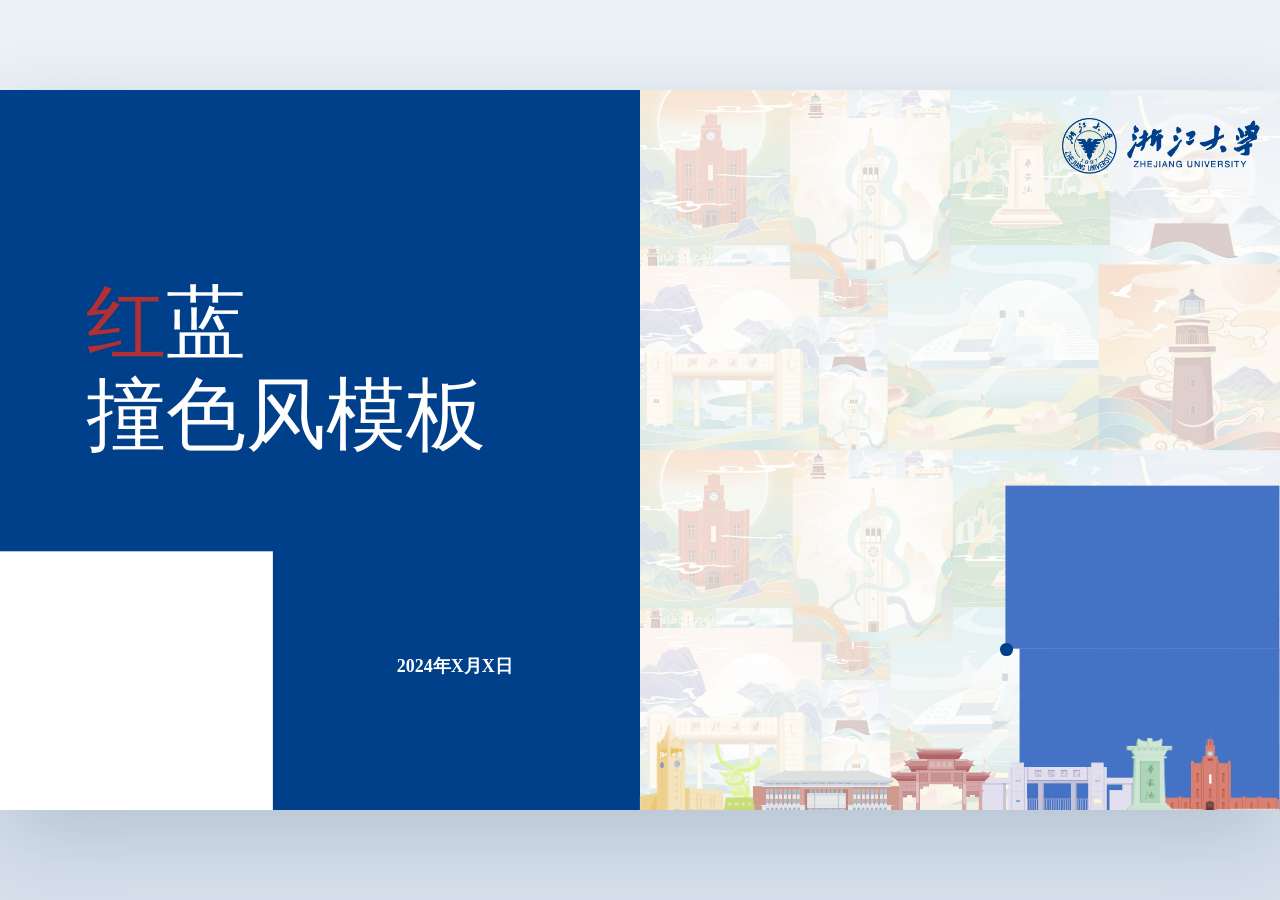
<file: templates/红蓝撞色风模板-html/index.html>
<!doctype html><html lang="zh-CN"><head><meta charset="utf-8"><meta name="viewport" content="width=device-width, initial-scale=1"><title>红蓝撞色风模板</title><link rel="stylesheet" href="styles.css"></head><body><main class="deck-frame"><div class="deck-stage"><section class="slide is-active" data-title="slide-1"><div class="slide-bg" style="background:#FFFFFF"></div><img class="ppt-el ppt-pic" src="assets/media/image1.png" alt="" style="left:635.39px;top:-0.005px;width:644.61px;height:360.005px;transform:rotate(0deg);"><img class="ppt-el ppt-pic" src="assets/media/image1.png" alt="" style="left:637.695px;top:360px;width:644.61px;height:364.623px;transform:rotate(0deg);"><div class="ppt-el ppt-shape geom-rect" style="left:0px;top:0px;width:640px;height:720px;background:#003F89;border:none;transform:rotate(0deg)"></div><div class="ppt-el ppt-shape geom-rect" style="left:7.306px;top:454.116px;width:258.578px;height:273.19px;background:#FFFFFF;border:none;transform:rotate(90deg)"></div><div class="ppt-el ppt-shape geom-rect" style="left:130.869px;top:561.743px;width:189.153px;height:42.006px;background:transparent;border:none;transform:rotate(0deg)"><div class="text-box" style="padding:4.8px 9.6px 4.8px 9.6px;justify-content:flex-start;"><div class="text-flow"><p style="text-align:left;margin:0;line-height:1.15;white-space:pre-wrap;"><span style="font-size:20px;font-weight:700;font-style:normal;font-family:汉仪润圆-45简;color:#FFFFFF;white-space:pre-wrap;">汇报人：</span><span style="font-size:20px;font-weight:700;font-style:normal;font-family:汉仪润圆-45简;color:#FFFFFF;white-space:pre-wrap;">XXX</span></p></div></div></div><div class="ppt-el ppt-shape geom-rect" style="left:387.084px;top:561.185px;width:189.153px;height:38.775px;background:transparent;border:none;transform:rotate(0deg)"><div class="text-box" style="padding:4.8px 9.6px 4.8px 9.6px;justify-content:flex-start;"><div class="text-flow"><p style="text-align:left;margin:0;line-height:1.15;white-space:pre-wrap;"><span style="font-size:18px;font-weight:700;font-style:normal;font-family:汉仪润圆-45简;color:#FFFFFF;white-space:pre-wrap;">2024</span><span style="font-size:18px;font-weight:700;font-style:normal;font-family:汉仪润圆-45简;color:#FFFFFF;white-space:pre-wrap;">年</span><span style="font-size:18px;font-weight:700;font-style:normal;font-family:汉仪润圆-45简;color:#FFFFFF;white-space:pre-wrap;">X</span><span style="font-size:18px;font-weight:700;font-style:normal;font-family:汉仪润圆-45简;color:#FFFFFF;white-space:pre-wrap;">月</span><span style="font-size:18px;font-weight:700;font-style:normal;font-family:汉仪润圆-45简;color:#FFFFFF;white-space:pre-wrap;">X</span><span style="font-size:18px;font-weight:700;font-style:normal;font-family:汉仪润圆-45简;color:#FFFFFF;white-space:pre-wrap;">日</span></p></div></div></div><div class="ppt-el ppt-shape geom-rect" style="left:1020.429px;top:557.883px;width:259.571px;height:172.321px;background:#4472C4;border:none;transform:rotate(180deg)"></div><div class="ppt-el ppt-shape geom-rect" style="left:1061.328px;top:340.133px;width:163.104px;height:274.24px;background:#4472C4;border:none;transform:rotate(270deg)"></div><div class="ppt-el ppt-shape geom-ellipse" style="left:1000.483px;top:553.205px;width:12.612px;height:12.612px;background:#003F89;border:none;transform:rotate(0deg)"></div><img class="ppt-el ppt-pic" src="assets/media/image2.png" alt="" style="left:1145.46px;top:642.281px;width:145.533px;height:81.137px;transform:rotate(0deg);"><img class="ppt-el ppt-pic" src="assets/media/image3.png" alt="" style="left:638px;top:633.636px;width:187.502px;height:90.985px;transform:rotate(0deg);"><img class="ppt-el ppt-pic" src="assets/media/image4.png" alt="" style="left:753.238px;top:680.16px;width:147.123px;height:44.46px;transform:rotate(0deg);"><img class="ppt-el ppt-pic" src="assets/media/image5.png" alt="" style="left:715.157px;top:653.143px;width:44.71px;height:71.482px;transform:rotate(0deg);"><img class="ppt-el ppt-pic" src="assets/media/image6.png" alt="" style="left:974.915px;top:672.122px;width:173.385px;height:52.498px;transform:rotate(0deg);"><img class="ppt-el ppt-pic" src="assets/media/image7.png" alt="" style="left:878.826px;top:657.006px;width:121.47px;height:72.239px;transform:rotate(0deg);"><img class="ppt-el ppt-pic" src="assets/media/image8.png" alt="" style="left:1108.276px;top:647.723px;width:80.047px;height:86.34px;transform:rotate(0deg);"><div class="ppt-el ppt-shape geom-rect" style="left:76.54px;top:182.157px;width:710.897px;height:268.194px;background:transparent;border:none;transform:rotate(0deg)"><div class="text-box" style="padding:4.8px 9.6px 4.8px 9.6px;justify-content:flex-start;"><div class="text-flow"><p style="text-align:left;margin:0;line-height:1.15;white-space:pre-wrap;"><span style="font-size:80px;font-weight:400;font-style:normal;font-family:汉仪瑞意宋X 75简;color:#B03034;white-space:pre-wrap;">红</span><span style="font-size:80px;font-weight:400;font-style:normal;font-family:汉仪瑞意宋X 75简;color:#FFFFFF;white-space:pre-wrap;">蓝</span></p><p style="text-align:left;margin:0;line-height:1.15;white-space:pre-wrap;"><span style="font-size:80px;font-weight:400;font-style:normal;font-family:汉仪瑞意宋X 75简;color:#FFFFFF;white-space:pre-wrap;">撞色风模板</span></p></div></div></div><img class="ppt-el ppt-pic" src="assets/media/image9.png" alt="" style="left:1061.608px;top:28.421px;width:198.801px;height:55.222px;transform:rotate(0deg);"></section><section class="slide" data-title="slide-2"><div class="slide-bg" style="background:#FFFFFF"></div><div class="ppt-el ppt-shape geom-rect" style="left:85.333px;top:90.135px;width:224.762px;height:126.019px;background:transparent;border:none;transform:rotate(0deg)"><div class="text-box" style="padding:4.8px 9.6px 4.8px 9.6px;justify-content:flex-start;"><div class="text-flow"><p style="text-align:left;margin:0;line-height:1.15;white-space:pre-wrap;"><span style="font-size:72px;font-weight:400;font-style:normal;font-family:汉仪瑞意宋X 75简;color:#003F89;white-space:pre-wrap;">目录</span></p></div></div></div><svg class="ppt-el ppt-line" style="left:640px;top:295.619px;width:0px;height:190.476px;transform:rotate(0deg);" viewBox="0 0 100 100" preserveAspectRatio="none"><line x1="0" y1="0" x2="100" y2="100" stroke="#B03034" stroke-width="1.333" vector-effect="non-scaling-stroke" /></svg><svg class="ppt-el ppt-line" style="left:232.762px;top:394.667px;width:814.476px;height:0px;transform:rotate(0deg);" viewBox="0 0 100 100" preserveAspectRatio="none"><line x1="0" y1="0" x2="100" y2="100" stroke="#003F89" stroke-width="1.333" vector-effect="non-scaling-stroke" /></svg><div class="ppt-el ppt-shape geom-rect" style="left:232.762px;top:278.382px;width:151.81px;height:106.631px;background:transparent;border:none;transform:rotate(0deg)"><div class="text-box" style="padding:4.8px 9.6px 4.8px 9.6px;justify-content:flex-start;"><div class="text-flow"><p style="text-align:left;margin:0;line-height:1.15;white-space:pre-wrap;"><span style="font-size:60px;font-weight:400;font-style:normal;font-family:汉仪润圆-45简;color:#B03034;white-space:pre-wrap;">01</span></p></div></div></div><div class="ppt-el ppt-shape geom-rect" style="left:649.339px;top:279.71px;width:149.567px;height:106.631px;background:transparent;border:none;transform:rotate(0deg)"><div class="text-box" style="padding:4.8px 9.6px 4.8px 9.6px;justify-content:flex-start;"><div class="text-flow"><p style="text-align:left;margin:0;line-height:1.15;white-space:pre-wrap;"><span style="font-size:60px;font-weight:400;font-style:normal;font-family:汉仪润圆-45简;color:#003F89;white-space:pre-wrap;">02</span></p></div></div></div><div class="ppt-el ppt-shape geom-rect" style="left:232.762px;top:398.839px;width:134.774px;height:106.631px;background:transparent;border:none;transform:rotate(0deg)"><div class="text-box" style="padding:4.8px 9.6px 4.8px 9.6px;justify-content:flex-start;"><div class="text-flow"><p style="text-align:left;margin:0;line-height:1.15;white-space:pre-wrap;"><span style="font-size:60px;font-weight:700;font-style:normal;font-family:汉仪润圆-45简;color:#003F89;white-space:pre-wrap;">03</span></p></div></div></div><div class="ppt-el ppt-shape geom-rect" style="left:649.339px;top:398.839px;width:143.887px;height:106.631px;background:transparent;border:none;transform:rotate(0deg)"><div class="text-box" style="padding:4.8px 9.6px 4.8px 9.6px;justify-content:flex-start;"><div class="text-flow"><p style="text-align:left;margin:0;line-height:1.15;white-space:pre-wrap;"><span style="font-size:60px;font-weight:700;font-style:normal;font-family:汉仪润圆-45简;color:#B03034;white-space:pre-wrap;">04</span></p></div></div></div><div class="ppt-el ppt-shape geom-rect" style="left:341.237px;top:296.673px;width:204.191px;height:48.469px;background:transparent;border:none;transform:rotate(0deg)"><div class="text-box" style="padding:4.8px 9.6px 4.8px 9.6px;justify-content:flex-start;"><div class="text-flow"><p style="text-align:left;margin:0;line-height:1.15;white-space:pre-wrap;"><span style="font-size:24px;font-weight:700;font-style:normal;font-family:汉仪润圆-45简;color:#B03034;letter-spacing:2px;white-space:pre-wrap;">添加标题</span></p></div></div></div><div class="ppt-el ppt-shape geom-rect" style="left:341.237px;top:333.026px;width:273.58px;height:35.544px;background:transparent;border:none;transform:rotate(0deg)"><div class="text-box" style="padding:4.8px 9.6px 4.8px 9.6px;justify-content:flex-start;"><div class="text-flow"><p style="text-align:left;margin:0;line-height:1.15;white-space:pre-wrap;"><span style="font-size:16px;font-weight:400;font-style:normal;font-family:汉仪润圆-45简;color:#0D0D0D;white-space:pre-wrap;">请在此处输入你的正文</span></p></div></div></div><div class="ppt-el ppt-shape geom-rect" style="left:765.759px;top:417.351px;width:170.882px;height:48.469px;background:transparent;border:none;transform:rotate(0deg)"><div class="text-box" style="padding:4.8px 9.6px 4.8px 9.6px;justify-content:flex-start;"><div class="text-flow"><p style="text-align:left;margin:0;line-height:1.15;white-space:pre-wrap;"><span style="font-size:24px;font-weight:700;font-style:normal;font-family:汉仪润圆-45简;color:#B03034;letter-spacing:2px;white-space:pre-wrap;">添加标题</span></p></div></div></div><div class="ppt-el ppt-shape geom-rect" style="left:345.046px;top:416.208px;width:204.191px;height:48.469px;background:transparent;border:none;transform:rotate(0deg)"><div class="text-box" style="padding:4.8px 9.6px 4.8px 9.6px;justify-content:flex-start;"><div class="text-flow"><p style="text-align:left;margin:0;line-height:1.15;white-space:pre-wrap;"><span style="font-size:24px;font-weight:700;font-style:normal;font-family:汉仪润圆-45简;color:#B03034;letter-spacing:2px;white-space:pre-wrap;">添加标题</span></p></div></div></div><div class="ppt-el ppt-shape geom-rect" style="left:762.186px;top:296.02px;width:204.191px;height:48.469px;background:transparent;border:none;transform:rotate(0deg)"><div class="text-box" style="padding:4.8px 9.6px 4.8px 9.6px;justify-content:flex-start;"><div class="text-flow"><p style="text-align:left;margin:0;line-height:1.15;white-space:pre-wrap;"><span style="font-size:24px;font-weight:700;font-style:normal;font-family:汉仪润圆-45简;color:#B03034;letter-spacing:2px;white-space:pre-wrap;">添加标题</span></p></div></div></div><div class="ppt-el ppt-shape geom-rect" style="left:765.759px;top:453.368px;width:250.473px;height:35.544px;background:transparent;border:none;transform:rotate(0deg)"><div class="text-box" style="padding:4.8px 9.6px 4.8px 9.6px;justify-content:flex-start;"><div class="text-flow"><p style="text-align:left;margin:0;line-height:1.15;white-space:pre-wrap;"><span style="font-size:16px;font-weight:400;font-style:normal;font-family:汉仪润圆-45简;color:#0D0D0D;white-space:pre-wrap;">请在此处输入你的正文</span></p></div></div></div><div class="ppt-el ppt-shape geom-rect" style="left:345.046px;top:450.935px;width:250.473px;height:35.544px;background:transparent;border:none;transform:rotate(0deg)"><div class="text-box" style="padding:4.8px 9.6px 4.8px 9.6px;justify-content:flex-start;"><div class="text-flow"><p style="text-align:left;margin:0;line-height:1.15;white-space:pre-wrap;"><span style="font-size:16px;font-weight:400;font-style:normal;font-family:汉仪润圆-45简;color:#0D0D0D;white-space:pre-wrap;">请在此处输入你的正文</span></p></div></div></div><div class="ppt-el ppt-shape geom-rect" style="left:762.186px;top:332.312px;width:250.473px;height:35.544px;background:transparent;border:none;transform:rotate(0deg)"><div class="text-box" style="padding:4.8px 9.6px 4.8px 9.6px;justify-content:flex-start;"><div class="text-flow"><p style="text-align:left;margin:0;line-height:1.15;white-space:pre-wrap;"><span style="font-size:16px;font-weight:400;font-style:normal;font-family:汉仪润圆-45简;color:#0D0D0D;white-space:pre-wrap;">请在此处输入你的正文</span></p></div></div></div><div class="ppt-el ppt-shape geom-rect" style="left:96.577px;top:187.239px;width:273.261px;height:42.006px;background:transparent;border:none;transform:rotate(0deg)"><div class="text-box" style="padding:4.8px 9.6px 4.8px 9.6px;justify-content:flex-start;"><div class="text-flow"><p style="text-align:left;margin:0;line-height:1.15;white-space:pre-wrap;"><span style="font-size:20px;font-weight:700;font-style:normal;font-family:汉仪润圆-45简;color:#B03034;white-space:pre-wrap;">CONTENTS</span></p></div></div></div><img class="ppt-el ppt-pic" src="assets/media/image2.png" alt="" style="left:1010.833px;top:553.051px;width:291.556px;height:165.883px;transform:rotate(0deg);"><img class="ppt-el ppt-pic" src="assets/media/image3.png" alt="" style="left:-5.8px;top:535.376px;width:375.637px;height:186.017px;transform:rotate(0deg);"><img class="ppt-el ppt-pic" src="assets/media/image4.png" alt="" style="left:225.066px;top:630.494px;width:294.743px;height:90.898px;transform:rotate(0deg);"><img class="ppt-el ppt-pic" src="assets/media/image5.png" alt="" style="left:148.774px;top:575.258px;width:89.571px;height:146.144px;transform:rotate(0deg);"><img class="ppt-el ppt-pic" src="assets/media/image6.png" alt="" style="left:669.168px;top:614.06px;width:347.355px;height:107.332px;transform:rotate(0deg);"><img class="ppt-el ppt-pic" src="assets/media/image7.png" alt="" style="left:476.665px;top:583.156px;width:243.351px;height:147.692px;transform:rotate(0deg);"><img class="ppt-el ppt-pic" src="assets/media/image8.png" alt="" style="left:936.34px;top:564.176px;width:160.364px;height:176.52px;transform:rotate(0deg);"><img class="ppt-el ppt-pic" src="assets/media/image9.png" alt="" style="left:1061.608px;top:28.421px;width:198.801px;height:55.222px;transform:rotate(0deg);"></section><section class="slide" data-title="slide-3"><div class="slide-bg" style="background:transparent"></div><div class="ppt-el ppt-shape geom-rect" style="left:0px;top:0px;width:538.03px;height:720px;background:rgba(0, 62, 135, 0.590);border:none;transform:rotate(0deg)"></div><div class="ppt-el ppt-shape geom-rect" style="left:255.555px;top:0px;width:398.368px;height:720px;background:rgba(0, 62, 135, 0.150);border:none;transform:rotate(0deg)"></div><div class="ppt-el ppt-shape geom-rect" style="left:371.608px;top:0px;width:347.584px;height:720px;background:rgba(0, 62, 135, 0.030);border:none;transform:rotate(0deg)"></div><div class="ppt-el ppt-shape geom-rect" style="left:45.032px;top:406.046px;width:200.645px;height:151.869px;background:transparent;border:none;transform:rotate(0deg)"><div class="text-box" style="padding:4.8px 9.6px 4.8px 9.6px;justify-content:flex-start;"><div class="text-flow"><p style="text-align:left;margin:0;line-height:1.15;white-space:pre-wrap;"><span style="font-size:88px;font-weight:400;font-style:normal;font-family:汉仪润圆-45简;color:#003F89;white-space:pre-wrap;">01</span></p></div></div></div><div class="ppt-el ppt-shape geom-rect" style="left:178.839px;top:435.915px;width:526.476px;height:67.856px;background:transparent;border:none;transform:rotate(0deg)"><div class="text-box" style="padding:4.8px 9.6px 4.8px 9.6px;justify-content:flex-start;"><div class="text-flow"><p style="text-align:left;margin:0;line-height:1.15;white-space:pre-wrap;"><span style="font-size:36px;font-weight:700;font-style:normal;font-family:汉仪瑞意宋X 75简;color:#000000;white-space:pre-wrap;">请在此处添加你的标题</span></p></div></div></div><div class="ppt-el ppt-shape geom-rect" style="left:178.839px;top:497.157px;width:526.476px;height:38.775px;background:transparent;border:none;transform:rotate(0deg)"><div class="text-box" style="padding:4.8px 9.6px 4.8px 9.6px;justify-content:flex-start;"><div class="text-flow"><p style="text-align:left;margin:0;line-height:1.15;white-space:pre-wrap;"><span style="font-size:18px;font-weight:400;font-style:normal;font-family:汉仪润圆-45简;color:#000000;white-space:pre-wrap;">请在此处输入你的正文</span></p></div></div></div><img class="ppt-el ppt-pic" src="assets/media/image9.png" alt="" style="left:1061.608px;top:28.421px;width:198.801px;height:55.222px;transform:rotate(0deg);"></section><section class="slide" data-title="slide-4"><div class="slide-bg" style="background:#FFFFFF"></div><div class="ppt-el ppt-shape geom-rect" style="left:82.269px;top:185.492px;width:361.194px;height:365.433px;background:#003F89;border:none;transform:rotate(0deg)"></div><div class="ppt-el ppt-shape geom-rect" style="left:70.09px;top:169.075px;width:361.194px;height:365.433px;background:#F2F2F2;border:none;transform:rotate(0deg)"></div><img class="ppt-el ppt-pic" src="assets/media/image11.jpg" alt="" style="left:82.269px;top:185.492px;width:349.015px;height:349.015px;transform:rotate(0deg);"><svg class="ppt-el ppt-line" style="left:303.761px;top:525.851px;width:155.463px;height:0px;transform:rotate(0deg);" viewBox="0 0 100 100" preserveAspectRatio="none"><line x1="0" y1="0" x2="100" y2="100" stroke="#B03034" stroke-width="8" vector-effect="non-scaling-stroke" /></svg><svg class="ppt-el ppt-line" style="left:93.134px;top:146.866px;width:0px;height:96.903px;transform:rotate(0deg);" viewBox="0 0 100 100" preserveAspectRatio="none"><line x1="0" y1="0" x2="100" y2="100" stroke="#B03034" stroke-width="8" vector-effect="non-scaling-stroke" /></svg><div class="ppt-el ppt-shape geom-rect" style="left:486.125px;top:159.127px;width:749.186px;height:391.798px;background:#F2F2F2;border:none;transform:rotate(0deg)"></div><div class="ppt-el ppt-shape geom-rect" style="left:512.832px;top:196.768px;width:488.395px;height:61.394px;background:transparent;border:none;transform:rotate(0deg)"><div class="text-box" style="padding:4.8px 9.6px 4.8px 9.6px;justify-content:flex-start;"><div class="text-flow"><p style="text-align:left;margin:0;line-height:1.15;white-space:pre-wrap;"><span style="font-size:32px;font-weight:700;font-style:normal;font-family:汉仪瑞意宋X 75简;color:#000000;white-space:pre-wrap;">请在此处添加你的标题</span></p></div></div></div><img class="ppt-el ppt-pic" src="assets/media/image12.png" alt="" style="left:388.776px;top:81.396px;width:155.463px;height:155.463px;transform:rotate(0deg);"><div class="ppt-el ppt-shape geom-rect" style="left:512.832px;top:309.557px;width:590.269px;height:87.244px;background:transparent;border:none;transform:rotate(0deg)"><div class="text-box" style="padding:4.8px 9.6px 4.8px 9.6px;justify-content:flex-start;"><div class="text-flow"><p style="text-align:left;margin:0;line-height:1.15;white-space:pre-wrap;"><span style="font-size:16px;font-weight:400;font-style:normal;font-family:汉仪润圆-45简;color:#000000;white-space:pre-wrap;">此处输入你的正文，文字是您理想的提炼，为了最终演示的良好效果，正文尽量简明扼要，内容可酌情增减文字，以便观者可以清楚理解您所传达的信息。</span></p></div></div></div><div class="ppt-el ppt-shape geom-rect" style="left:512.832px;top:249.739px;width:434.866px;height:42.006px;background:transparent;border:none;transform:rotate(0deg)"><div class="text-box" style="padding:4.8px 9.6px 4.8px 9.6px;justify-content:flex-start;"><div class="text-flow"><p style="text-align:left;margin:0;line-height:1.15;white-space:pre-wrap;"><span style="font-size:20px;font-weight:400;font-style:normal;font-family:汉仪润圆-45简;color:#003F89;white-space:pre-wrap;">请在此处输入你的正文</span></p></div></div></div><div class="ppt-el ppt-shape geom-rect" style="left:0px;top:692.757px;width:1280px;height:27.243px;background:#003F89;border:none;transform:rotate(0deg)"></div><div class="ppt-el ppt-shape geom-rect" style="left:512.832px;top:421.998px;width:590.269px;height:87.244px;background:transparent;border:none;transform:rotate(0deg)"><div class="text-box" style="padding:4.8px 9.6px 4.8px 9.6px;justify-content:flex-start;"><div class="text-flow"><p style="text-align:left;margin:0;line-height:1.15;white-space:pre-wrap;"><span style="font-size:16px;font-weight:400;font-style:normal;font-family:汉仪润圆-45简;color:#000000;white-space:pre-wrap;">此处输入你的正文，文字是您理想的提炼，为了最终演示的良好效果，正文尽量简明扼要，内容可酌情增减文字，以便观者可以清楚理解您所传达的信息。</span></p></div></div></div><img class="ppt-el ppt-pic" src="assets/media/image9.png" alt="" style="left:1061.608px;top:28.421px;width:198.801px;height:55.222px;transform:rotate(0deg);"></section><section class="slide" data-title="slide-5"><div class="slide-bg" style="background:#003F89"></div><div class="ppt-el ppt-shape geom-rect" style="left:639.305px;top:-0.147px;width:640px;height:720px;background:#B03034;border:none;transform:rotate(0deg)"></div><div class="ppt-el ppt-shape geom-triangle" style="left:-50.208px;top:49.196px;width:715.47px;height:616.785px;background:#B03034;border:none;transform:rotate(90deg)"></div><div class="ppt-el ppt-shape geom-triangle" style="left:614.391px;top:53.726px;width:715.47px;height:616.785px;background:#003E87;border:none;transform:rotate(270deg)"></div><div class="ppt-el ppt-shape geom-rect" style="left:36.324px;top:105.837px;width:1213.405px;height:557.376px;background:#FFFFFF;border:none;transform:rotate(0deg)"></div><div class="ppt-el ppt-shape geom-rect" style="left:152.443px;top:155.717px;width:224.49px;height:48.469px;background:transparent;border:none;transform:rotate(0deg)"><div class="text-box" style="padding:4.8px 9.6px 4.8px 9.6px;justify-content:flex-start;"><div class="text-flow"><p style="text-align:left;margin:0;line-height:1.15;white-space:pre-wrap;"><span style="font-size:24px;font-weight:700;font-style:normal;font-family:汉仪润圆-45简;color:#000000;white-space:pre-wrap;">添加你的标题</span></p></div></div></div><div class="ppt-el ppt-shape geom-rect" style="left:152.443px;top:208.626px;width:1067.016px;height:67.856px;background:transparent;border:none;transform:rotate(0deg)"><div class="text-box" style="padding:4.8px 9.6px 4.8px 9.6px;justify-content:flex-start;"><div class="text-flow"><p style="text-align:left;margin:0;line-height:1.15;white-space:pre-wrap;"><span style="font-size:18px;font-weight:400;font-style:normal;font-family:汉仪润圆-45简;color:#000000;white-space:pre-wrap;">此处输入你的正文，文字是您理想的提炼，为了最终演示的良好效果，正文尽量简明扼要，内容可酌情增减文字，以便观者可以清楚理解您所传达的信息。</span></p></div></div></div><div class="ppt-el ppt-shape geom-rect" style="left:152.443px;top:328.309px;width:224.49px;height:48.469px;background:transparent;border:none;transform:rotate(0deg)"><div class="text-box" style="padding:4.8px 9.6px 4.8px 9.6px;justify-content:flex-start;"><div class="text-flow"><p style="text-align:left;margin:0;line-height:1.15;white-space:pre-wrap;"><span style="font-size:24px;font-weight:700;font-style:normal;font-family:汉仪润圆-45简;color:#000000;white-space:pre-wrap;">添加你的标题</span></p></div></div></div><div class="ppt-el ppt-shape geom-rect" style="left:152.443px;top:380.487px;width:1067.016px;height:67.856px;background:transparent;border:none;transform:rotate(0deg)"><div class="text-box" style="padding:4.8px 9.6px 4.8px 9.6px;justify-content:flex-start;"><div class="text-flow"><p style="text-align:left;margin:0;line-height:1.15;white-space:pre-wrap;"><span style="font-size:18px;font-weight:400;font-style:normal;font-family:汉仪润圆-45简;color:#000000;white-space:pre-wrap;">此处输入你的正文，文字是您理想的提炼，为了最终演示的良好效果，正文尽量简明扼要，内容可酌情增减文字，以便观者可以清楚理解您所传达的信息。</span></p></div></div></div><div class="ppt-el ppt-shape geom-rect" style="left:152.443px;top:500.223px;width:217.114px;height:48.469px;background:transparent;border:none;transform:rotate(0deg)"><div class="text-box" style="padding:4.8px 9.6px 4.8px 9.6px;justify-content:flex-start;"><div class="text-flow"><p style="text-align:left;margin:0;line-height:1.15;white-space:pre-wrap;"><span style="font-size:24px;font-weight:700;font-style:normal;font-family:汉仪润圆-45简;color:#000000;white-space:pre-wrap;">添加你的标题</span></p></div></div></div><div class="ppt-el ppt-shape geom-rect" style="left:152.443px;top:550.902px;width:1067.016px;height:67.856px;background:transparent;border:none;transform:rotate(0deg)"><div class="text-box" style="padding:4.8px 9.6px 4.8px 9.6px;justify-content:flex-start;"><div class="text-flow"><p style="text-align:left;margin:0;line-height:1.15;white-space:pre-wrap;"><span style="font-size:18px;font-weight:400;font-style:normal;font-family:汉仪润圆-45简;color:#000000;white-space:pre-wrap;">此处输入你的正文，文字是您理想的提炼，为了最终演示的良好效果，正文尽量简明扼要，内容可酌情增减文字，以便观者可以清楚理解您所传达的信息。</span></p></div></div></div><div class="ppt-el ppt-shape geom-rect" style="left:34.931px;top:194.417px;width:86.985px;height:91.901px;background:#4472C4;border:none;transform:rotate(180deg)"></div><div class="ppt-el ppt-shape geom-rect" style="left:37.389px;top:104.913px;width:86.985px;height:91.901px;background:#4472C4;border:none;transform:rotate(90deg)"></div><div class="ppt-el ppt-shape geom-rect" style="left:36.324px;top:367.617px;width:86.986px;height:91.901px;background:#4472C4;border:none;transform:rotate(180deg)"></div><div class="ppt-el ppt-shape geom-rect" style="left:38.782px;top:279.713px;width:86.986px;height:91.901px;background:#4472C4;border:none;transform:rotate(90deg)"></div><div class="ppt-el ppt-shape geom-rect" style="left:35.427px;top:537.627px;width:86.985px;height:91.901px;background:#4472C4;border:none;transform:rotate(180deg)"></div><div class="ppt-el ppt-shape geom-rect" style="left:37.885px;top:448.123px;width:86.985px;height:91.901px;background:#4472C4;border:none;transform:rotate(90deg)"></div><img class="ppt-el ppt-pic" src="assets/media/image13.png" alt="" style="left:1061.608px;top:28.421px;width:198.801px;height:55.222px;transform:rotate(0deg);"></section><section class="slide" data-title="slide-6"><div class="slide-bg" style="background:transparent"></div><div class="ppt-el ppt-shape geom-rect" style="left:0px;top:0px;width:538.03px;height:720px;background:rgba(154, 27, 30, 0.590);border:none;transform:rotate(0deg)"></div><div class="ppt-el ppt-shape geom-rect" style="left:255.555px;top:0px;width:398.368px;height:720px;background:rgba(154, 27, 30, 0.150);border:none;transform:rotate(0deg)"></div><div class="ppt-el ppt-shape geom-rect" style="left:371.608px;top:0px;width:347.584px;height:720px;background:rgba(154, 27, 30, 0.030);border:none;transform:rotate(0deg)"></div><div class="ppt-el ppt-shape geom-rect" style="left:27.382px;top:404.904px;width:186.434px;height:151.869px;background:transparent;border:none;transform:rotate(0deg)"><div class="text-box" style="padding:4.8px 9.6px 4.8px 9.6px;justify-content:flex-start;"><div class="text-flow"><p style="text-align:left;margin:0;line-height:1.15;white-space:pre-wrap;"><span style="font-size:88px;font-weight:400;font-style:normal;font-family:汉仪润圆-45简;color:#B03034;white-space:pre-wrap;">02</span></p></div></div></div><div class="ppt-el ppt-shape geom-rect" style="left:178.839px;top:435.915px;width:503.174px;height:67.856px;background:transparent;border:none;transform:rotate(0deg)"><div class="text-box" style="padding:4.8px 9.6px 4.8px 9.6px;justify-content:flex-start;"><div class="text-flow"><p style="text-align:left;margin:0;line-height:1.15;white-space:pre-wrap;"><span style="font-size:36px;font-weight:700;font-style:normal;font-family:汉仪瑞意宋X 75简;color:#000000;white-space:pre-wrap;">请在此处添加你的标题</span></p></div></div></div><div class="ppt-el ppt-shape geom-rect" style="left:178.839px;top:497.157px;width:526.476px;height:38.775px;background:transparent;border:none;transform:rotate(0deg)"><div class="text-box" style="padding:4.8px 9.6px 4.8px 9.6px;justify-content:flex-start;"><div class="text-flow"><p style="text-align:left;margin:0;line-height:1.15;white-space:pre-wrap;"><span style="font-size:18px;font-weight:400;font-style:normal;font-family:汉仪润圆-45简;color:#000000;white-space:pre-wrap;">请在此处输入你的正文</span></p></div></div></div><img class="ppt-el ppt-pic" src="assets/media/image9.png" alt="" style="left:1061.608px;top:28.421px;width:198.801px;height:55.222px;transform:rotate(0deg);"></section><section class="slide" data-title="slide-7"><div class="slide-bg" style="background:#FFFFFF"></div><div class="ppt-el ppt-shape geom-ellipse" style="left:410.584px;top:135.002px;width:452.85px;height:452.85px;background:rgba(0, 63, 137, 0.060);border:none;transform:rotate(0deg)"></div><div class="ppt-el ppt-shape geom-ellipse" style="left:412.332px;top:135.002px;width:452.85px;height:452.85px;background:transparent;border:1px solid #003E87;transform:rotate(0deg)"></div><div class="ppt-el ppt-shape geom-ellipse" style="left:442.478px;top:162.504px;width:394.992px;height:394.992px;background:transparent;border:1px solid #003E87;transform:rotate(0deg)"></div><div class="ppt-el ppt-shape geom-ellipse" style="left:442.02px;top:160.126px;width:394.992px;height:394.992px;background:rgba(176, 48, 52, 0.150);border:none;transform:rotate(0deg)"></div><div class="ppt-el ppt-shape geom-ellipse" style="left:701.036px;top:93.383px;width:483.81px;height:478.476px;background:#4472C4;border:none;transform:rotate(0deg)"></div><div class="ppt-el ppt-shape geom-ellipse" style="left:786.621px;top:176.393px;width:315.939px;height:312.456px;background:#4472C4;border:none;transform:rotate(0deg)"></div><div class="ppt-el ppt-shape geom-ellipse" style="left:450.131px;top:178.379px;width:75.085px;height:75.085px;background:#003F89;border:none;transform:rotate(0deg)"></div><div class="ppt-el ppt-shape geom-ellipse" style="left:446.178px;top:166.14px;width:81.308px;height:85.779px;background:rgba(0, 63, 137, 0.250);border:none;transform:rotate(0deg)"></div><div class="ppt-el ppt-shape geom-rect" style="left:449.878px;top:189.281px;width:74.197px;height:53.854px;background:transparent;border:none;transform:rotate(0deg)"><div class="text-box" style="padding:0px 0px 0px 0px;justify-content:flex-start;"><div class="text-flow"><p style="text-align:center;margin:0;line-height:1.15;white-space:pre-wrap;"><span style="font-size:32px;font-weight:400;font-style:normal;font-family:汉仪瑞意宋X 75简;color:#FFFFFF;white-space:pre-wrap;">01</span></p></div></div></div><div class="ppt-el ppt-shape geom-ellipse" style="left:753.162px;top:168.278px;width:81.308px;height:85.779px;background:rgba(0, 63, 137, 0.250);border:none;transform:rotate(0deg)"></div><div class="ppt-el ppt-shape geom-ellipse" style="left:756.728px;top:176.382px;width:75.085px;height:77.713px;background:#003F89;border:none;transform:rotate(0deg)"></div><div class="ppt-el ppt-shape geom-ellipse" style="left:748.713px;top:465.943px;width:81.308px;height:85.779px;background:rgba(0, 63, 137, 0.250);border:none;transform:rotate(0deg)"></div><div class="ppt-el ppt-shape geom-ellipse" style="left:751.363px;top:476.147px;width:75.085px;height:77.713px;background:#003F89;border:none;transform:rotate(0deg)"></div><div class="ppt-el ppt-shape geom-ellipse" style="left:450.694px;top:466.62px;width:81.308px;height:85.779px;background:rgba(0, 63, 137, 0.250);border:none;transform:rotate(0deg)"></div><div class="ppt-el ppt-shape geom-ellipse" style="left:453.715px;top:476.147px;width:75.085px;height:77.713px;background:#003F89;border:none;transform:rotate(0deg)"></div><div class="ppt-el ppt-shape geom-rect" style="left:453.289px;top:489.966px;width:74.197px;height:53.854px;background:transparent;border:none;transform:rotate(0deg)"><div class="text-box" style="padding:0px 0px 0px 0px;justify-content:flex-start;"><div class="text-flow"><p style="text-align:center;margin:0;line-height:1.15;white-space:pre-wrap;"><span style="font-size:32px;font-weight:400;font-style:normal;font-family:汉仪瑞意宋X 75简;color:#FFFFFF;white-space:pre-wrap;">02</span></p></div></div></div><div class="ppt-el ppt-shape geom-rect" style="left:766.801px;top:189.281px;width:58.808px;height:54.931px;background:transparent;border:none;transform:rotate(0deg)"><div class="text-box" style="padding:0px 0px 0px 0px;justify-content:flex-start;"><div class="text-flow"><p style="text-align:center;margin:0;line-height:1.15;white-space:pre-wrap;"><span style="font-size:32px;font-weight:400;font-style:normal;font-family:汉仪瑞意宋X 75简;color:#FFFFFF;white-space:pre-wrap;">03</span></p></div></div></div><div class="ppt-el ppt-shape geom-rect" style="left:752.622px;top:488.849px;width:74.197px;height:53.854px;background:transparent;border:none;transform:rotate(0deg)"><div class="text-box" style="padding:0px 0px 0px 0px;justify-content:flex-start;"><div class="text-flow"><p style="text-align:center;margin:0;line-height:1.15;white-space:pre-wrap;"><span style="font-size:32px;font-weight:400;font-style:normal;font-family:汉仪瑞意宋X 75简;color:#FFFFFF;white-space:pre-wrap;">04</span></p></div></div></div><div class="ppt-el ppt-shape geom-ellipse" style="left:502.889px;top:222.889px;width:274.223px;height:274.223px;background:#003F89;border:none;transform:rotate(0deg)"></div><div class="ppt-el ppt-shape geom-rect" style="left:99.005px;top:64.768px;width:575.41px;height:67.856px;background:transparent;border:none;transform:rotate(0deg)"><div class="text-box" style="padding:4.8px 9.6px 4.8px 9.6px;justify-content:flex-start;"><div class="text-flow"><p style="text-align:left;margin:0;line-height:1.15;white-space:pre-wrap;"><span style="font-size:36px;font-weight:700;font-style:normal;font-family:汉仪瑞意宋X 75简;color:#000000;white-space:pre-wrap;">请在此处添加你的标题</span></p></div></div></div><div class="ppt-el ppt-shape geom-rect" style="left:236.256px;top:168.278px;width:183.849px;height:42.006px;background:transparent;border:none;transform:rotate(0deg)"><div class="text-box" style="padding:4.8px 9.6px 4.8px 9.6px;justify-content:flex-start;"><div class="text-flow"><p style="text-align:left;margin:0;line-height:1.15;white-space:pre-wrap;"><span style="font-size:20px;font-weight:700;font-style:normal;font-family:汉仪润圆-45简;color:#000000;white-space:pre-wrap;">添加你的标题</span></p></div></div></div><div class="ppt-el ppt-shape geom-rect" style="left:57.272px;top:206.991px;width:361.06px;height:100.169px;background:transparent;border:none;transform:rotate(0deg)"><div class="text-box" style="padding:4.8px 9.6px 4.8px 9.6px;justify-content:flex-start;"><div class="text-flow"><p style="text-align:left;margin:0;line-height:1.15;white-space:pre-wrap;"><span style="font-size:14px;font-weight:400;font-style:normal;font-family:汉仪润圆-45简;color:#000000;white-space:pre-wrap;">此处输入你的正文，文字是您理想的提炼，为了最终演示的良好效果，正文尽量简明扼要，内容可酌情增减文字，以便观者可以清楚理解您所传达的信息。</span></p></div></div></div><div class="ppt-el ppt-shape geom-rect" style="left:236.256px;top:450.408px;width:183.849px;height:42.006px;background:transparent;border:none;transform:rotate(0deg)"><div class="text-box" style="padding:4.8px 9.6px 4.8px 9.6px;justify-content:flex-start;"><div class="text-flow"><p style="text-align:left;margin:0;line-height:1.15;white-space:pre-wrap;"><span style="font-size:20px;font-weight:700;font-style:normal;font-family:汉仪润圆-45简;color:#000000;white-space:pre-wrap;">添加你的标题</span></p></div></div></div><div class="ppt-el ppt-shape geom-rect" style="left:63.58px;top:492.414px;width:361.736px;height:100.169px;background:transparent;border:none;transform:rotate(0deg)"><div class="text-box" style="padding:4.8px 9.6px 4.8px 9.6px;justify-content:flex-start;"><div class="text-flow"><p style="text-align:left;margin:0;line-height:1.15;white-space:pre-wrap;"><span style="font-size:14px;font-weight:400;font-style:normal;font-family:汉仪润圆-45简;color:#000000;white-space:pre-wrap;">此处输入你的正文，文字是您理想的提炼，为了最终演示的良好效果，正文尽量简明扼要，内容可酌情增减文字，以便观者可以清楚理解您所传达的信息。</span></p></div></div></div><div class="ppt-el ppt-shape geom-rect" style="left:858.497px;top:161.667px;width:221.043px;height:42.006px;background:transparent;border:none;transform:rotate(0deg)"><div class="text-box" style="padding:4.8px 9.6px 4.8px 9.6px;justify-content:flex-start;"><div class="text-flow"><p style="text-align:left;margin:0;line-height:1.15;white-space:pre-wrap;"><span style="font-size:20px;font-weight:700;font-style:normal;font-family:汉仪润圆-45简;color:#000000;white-space:pre-wrap;">添加你的标题</span></p></div></div></div><div class="ppt-el ppt-shape geom-rect" style="left:861.706px;top:204.79px;width:361.125px;height:100.169px;background:transparent;border:none;transform:rotate(0deg)"><div class="text-box" style="padding:4.8px 9.6px 4.8px 9.6px;justify-content:flex-start;"><div class="text-flow"><p style="text-align:left;margin:0;line-height:1.15;white-space:pre-wrap;"><span style="font-size:14px;font-weight:400;font-style:normal;font-family:汉仪润圆-45简;color:#000000;white-space:pre-wrap;">此处输入你的正文，文字是您理想的提炼，为了最终演示的良好效果，正文尽量简明扼要，内容可酌情增减文字，以便观者可以清楚理解您所传达的信息。</span></p></div></div></div><div class="ppt-el ppt-shape geom-rect" style="left:863.428px;top:450.408px;width:194.239px;height:42.006px;background:transparent;border:none;transform:rotate(0deg)"><div class="text-box" style="padding:4.8px 9.6px 4.8px 9.6px;justify-content:flex-start;"><div class="text-flow"><p style="text-align:left;margin:0;line-height:1.15;white-space:pre-wrap;"><span style="font-size:20px;font-weight:700;font-style:normal;font-family:汉仪润圆-45简;color:#000000;white-space:pre-wrap;">添加你的标题</span></p></div></div></div><div class="ppt-el ppt-shape geom-rect" style="left:861.706px;top:493.523px;width:366.915px;height:100.169px;background:transparent;border:none;transform:rotate(0deg)"><div class="text-box" style="padding:4.8px 9.6px 4.8px 9.6px;justify-content:flex-start;"><div class="text-flow"><p style="text-align:left;margin:0;line-height:1.15;white-space:pre-wrap;"><span style="font-size:14px;font-weight:400;font-style:normal;font-family:汉仪润圆-45简;color:#000000;white-space:pre-wrap;">此处输入你的正文，文字是您理想的提炼，为了最终演示的良好效果，正文尽量简明扼要，内容可酌情增减文字，以便观者可以清楚理解您所传达的信息。</span></p></div></div></div><div class="ppt-el ppt-shape geom-rect" style="left:1063.147px;top:504.448px;width:210.894px;height:222.811px;background:rgba(154, 27, 30, 0.060);border:none;transform:rotate(270deg)"></div><div class="ppt-el ppt-shape geom-rect" style="left:566.576px;top:341.559px;width:173.086px;height:54.931px;background:transparent;border:none;transform:rotate(0deg)"><div class="text-box" style="padding:4.8px 9.6px 4.8px 9.6px;justify-content:flex-start;"><div class="text-flow"><p style="text-align:left;margin:0;line-height:1.15;white-space:pre-wrap;"><span style="font-size:28px;font-weight:700;font-style:normal;font-family:汉仪瑞意宋X 75简;color:#FFFFFF;white-space:pre-wrap;">标题文本</span></p></div></div></div><div class="ppt-el ppt-shape geom-ellipse" style="left:81.776px;top:93.003px;width:12.612px;height:12.612px;background:#B03034;border:none;transform:rotate(0deg)"></div><div class="ppt-el ppt-shape geom-rect" style="left:0px;top:98.756px;width:86.985px;height:91.901px;background:#4472C4;border:none;transform:rotate(180deg)"></div><div class="ppt-el ppt-shape geom-rect" style="left:2.458px;top:9.252px;width:86.985px;height:91.901px;background:#4472C4;border:none;transform:rotate(90deg)"></div><div class="ppt-el ppt-shape geom-rect" style="left:1120.215px;top:560.215px;width:155.394px;height:164.176px;background:#B03034;border:none;transform:rotate(270deg)"></div><div class="ppt-el ppt-shape geom-rect" style="left:0px;top:620.062px;width:91.901px;height:99.938px;background:rgba(154, 27, 30, 0.190);border:none;transform:rotate(0deg)"></div><div class="ppt-el ppt-shape geom-rect" style="left:0px;top:660.473px;width:55.936px;height:60.827px;background:#B03034;border:none;transform:rotate(0deg)"></div><div class="ppt-el ppt-shape geom-rect" style="left:1.696px;top:659.182px;width:60.018px;height:63.409px;background:#FFFFFF;border:none;transform:rotate(90deg)"></div><img class="ppt-el ppt-pic" src="assets/media/image9.png" alt="" style="left:1061.608px;top:28.421px;width:198.801px;height:55.222px;transform:rotate(0deg);"></section><section class="slide" data-title="slide-8"><div class="slide-bg" style="background:#FFFFFF"></div><div class="ppt-el ppt-shape geom-rect" style="left:0px;top:218.799px;width:463.765px;height:335.852px;background:rgba(154, 27, 30, 0.120);border:none;transform:rotate(0deg)"></div><div class="ppt-el ppt-shape geom-rect" style="left:5.732px;top:165.349px;width:477.913px;height:365.607px;background:#B03034;border:none;transform:rotate(0deg)"></div><img class="ppt-el ppt-pic" src="assets/media/image15.jpg" alt="" style="left:0px;top:189.044px;width:463.765px;height:341.913px;transform:rotate(0deg);"><div class="ppt-el ppt-shape geom-rect" style="left:540.522px;top:165.349px;width:739.478px;height:389.302px;background:rgba(154, 27, 30, 0.120);border:none;transform:rotate(0deg)"></div><div class="ppt-el ppt-shape geom-rect" style="left:578.78px;top:203.307px;width:538.472px;height:61.394px;background:transparent;border:none;transform:rotate(0deg)"><div class="text-box" style="padding:4.8px 9.6px 4.8px 9.6px;justify-content:flex-start;"><div class="text-flow"><p style="text-align:left;margin:0;line-height:1.15;white-space:pre-wrap;"><span style="font-size:32px;font-weight:700;font-style:normal;font-family:汉仪瑞意宋X 75简;color:#000000;white-space:pre-wrap;">请在此处添加你的标题</span></p></div></div></div><div class="ppt-el ppt-shape geom-rect" style="left:580.03px;top:319.376px;width:665.614px;height:87.244px;background:transparent;border:none;transform:rotate(0deg)"><div class="text-box" style="padding:4.8px 9.6px 4.8px 9.6px;justify-content:flex-start;"><div class="text-flow"><p style="text-align:left;margin:0;line-height:1.15;white-space:pre-wrap;"><span style="font-size:16px;font-weight:400;font-style:normal;font-family:汉仪润圆-45简;color:#000000;white-space:pre-wrap;">此处输入你的正文，文字是您理想的提炼，为了最终演示的良好效果，正文尽量简明扼要，内容可酌情增减文字，以便观者可以清楚理解您所传达的信息。</span></p></div></div></div><div class="ppt-el ppt-shape geom-rect" style="left:580.03px;top:251.939px;width:434.866px;height:42.006px;background:transparent;border:none;transform:rotate(0deg)"><div class="text-box" style="padding:4.8px 9.6px 4.8px 9.6px;justify-content:flex-start;"><div class="text-flow"><p style="text-align:left;margin:0;line-height:1.15;white-space:pre-wrap;"><span style="font-size:20px;font-weight:400;font-style:normal;font-family:汉仪润圆-45简;color:#B03034;white-space:pre-wrap;">请在此处输入你的正文</span></p></div></div></div><svg class="ppt-el ppt-line" style="left:566.258px;top:218.799px;width:0px;height:64.586px;transform:rotate(0deg);" viewBox="0 0 100 100" preserveAspectRatio="none"><line x1="0" y1="0" x2="100" y2="100" stroke="#9A1B1E" stroke-width="5.333" vector-effect="non-scaling-stroke" /></svg><div class="ppt-el ppt-shape geom-rect" style="left:0px;top:692.757px;width:1280px;height:27.243px;background:#B03034;border:none;transform:rotate(0deg)"></div><img class="ppt-el ppt-pic" src="assets/media/image12.png" alt="" style="left:464.941px;top:63.268px;width:155.463px;height:155.463px;transform:rotate(0deg);"><div class="ppt-el ppt-shape geom-rect" style="left:580.03px;top:429.338px;width:665.614px;height:87.244px;background:transparent;border:none;transform:rotate(0deg)"><div class="text-box" style="padding:4.8px 9.6px 4.8px 9.6px;justify-content:flex-start;"><div class="text-flow"><p style="text-align:left;margin:0;line-height:1.15;white-space:pre-wrap;"><span style="font-size:16px;font-weight:400;font-style:normal;font-family:汉仪润圆-45简;color:#000000;white-space:pre-wrap;">此处输入你的正文，文字是您理想的提炼，为了最终演示的良好效果，正文尽量简明扼要，内容可酌情增减文字，以便观者可以清楚理解您所传达的信息。</span></p></div></div></div><img class="ppt-el ppt-pic" src="assets/media/image9.png" alt="" style="left:1061.608px;top:28.421px;width:198.801px;height:55.222px;transform:rotate(0deg);"></section><section class="slide" data-title="slide-9"><div class="slide-bg" style="background:transparent"></div><div class="ppt-el ppt-shape geom-rect" style="left:0px;top:0px;width:538.03px;height:720px;background:rgba(0, 62, 135, 0.590);border:none;transform:rotate(0deg)"></div><div class="ppt-el ppt-shape geom-rect" style="left:255.555px;top:0px;width:398.368px;height:720px;background:rgba(0, 62, 135, 0.150);border:none;transform:rotate(0deg)"></div><div class="ppt-el ppt-shape geom-rect" style="left:371.608px;top:0px;width:347.584px;height:720px;background:rgba(0, 62, 135, 0.030);border:none;transform:rotate(0deg)"></div><div class="ppt-el ppt-shape geom-rect" style="left:23.772px;top:404.904px;width:197.699px;height:151.869px;background:transparent;border:none;transform:rotate(0deg)"><div class="text-box" style="padding:4.8px 9.6px 4.8px 9.6px;justify-content:flex-start;"><div class="text-flow"><p style="text-align:left;margin:0;line-height:1.15;white-space:pre-wrap;"><span style="font-size:88px;font-weight:400;font-style:normal;font-family:汉仪润圆-45简;color:#003F89;white-space:pre-wrap;">03</span></p></div></div></div><div class="ppt-el ppt-shape geom-rect" style="left:178.839px;top:435.915px;width:509.652px;height:67.856px;background:transparent;border:none;transform:rotate(0deg)"><div class="text-box" style="padding:4.8px 9.6px 4.8px 9.6px;justify-content:flex-start;"><div class="text-flow"><p style="text-align:left;margin:0;line-height:1.15;white-space:pre-wrap;"><span style="font-size:36px;font-weight:700;font-style:normal;font-family:汉仪瑞意宋X 75简;color:#000000;white-space:pre-wrap;">请在此处添加你的标题</span></p></div></div></div><div class="ppt-el ppt-shape geom-rect" style="left:178.839px;top:497.157px;width:526.476px;height:38.775px;background:transparent;border:none;transform:rotate(0deg)"><div class="text-box" style="padding:4.8px 9.6px 4.8px 9.6px;justify-content:flex-start;"><div class="text-flow"><p style="text-align:left;margin:0;line-height:1.15;white-space:pre-wrap;"><span style="font-size:18px;font-weight:400;font-style:normal;font-family:汉仪润圆-45简;color:#000000;white-space:pre-wrap;">请在此处输入你的正文</span></p></div></div></div><img class="ppt-el ppt-pic" src="assets/media/image9.png" alt="" style="left:1061.608px;top:28.421px;width:198.801px;height:55.222px;transform:rotate(0deg);"></section><section class="slide" data-title="slide-10"><div class="slide-bg" style="background:#FFFFFF"></div><div class="ppt-el ppt-shape geom-rect" style="left:-3.223px;top:439.369px;width:1286.445px;height:279.605px;background:rgba(176, 48, 52, 0.270);border:none;transform:rotate(180deg)"></div><div class="ppt-el ppt-shape geom-rect" style="left:-3.491px;top:0.89px;width:1286.445px;height:279.605px;background:rgba(0, 63, 137, 0.270);border:none;transform:rotate(180deg)"></div><div class="ppt-el ppt-shape geom-rect" style="left:123.861px;top:201.751px;width:238.709px;height:380.946px;background:transparent;border:3px solid #003F89;transform:rotate(0deg)"></div><div class="ppt-el ppt-shape geom-rect" style="left:383.111px;top:201.751px;width:238.709px;height:380.946px;background:transparent;border:3px solid #B03034;transform:rotate(0deg)"></div><div class="ppt-el ppt-shape geom-rect" style="left:648.652px;top:201.751px;width:238.709px;height:380.946px;background:transparent;border:3px solid #003F89;transform:rotate(0deg)"></div><div class="ppt-el ppt-shape geom-rect" style="left:913.291px;top:201.751px;width:238.709px;height:380.946px;background:transparent;border:3px solid #B03034;transform:rotate(0deg)"></div><div class="ppt-el ppt-shape geom-rect" style="left:210.179px;top:168.714px;width:66.075px;height:66.075px;background:#B03034;border:none;transform:rotate(0deg)"></div><div class="ppt-el ppt-shape geom-rect" style="left:469.428px;top:168.714px;width:66.075px;height:66.075px;background:#003F89;border:none;transform:rotate(0deg)"></div><div class="ppt-el ppt-shape geom-rect" style="left:734.969px;top:168.714px;width:66.075px;height:66.075px;background:#B03034;border:none;transform:rotate(0deg)"></div><div class="ppt-el ppt-shape geom-rect" style="left:1003.747px;top:168.714px;width:66.075px;height:66.075px;background:#003F89;border:none;transform:rotate(0deg)"></div><div class="ppt-el ppt-shape geom-rect" style="left:245.223px;top:170.094px;width:34.466px;height:67.856px;background:transparent;border:none;transform:rotate(0deg)"><div class="text-box" style="padding:4.8px 9.6px 4.8px 9.6px;justify-content:flex-start;"><div class="text-flow"><p style="text-align:left;margin:0;line-height:1.15;white-space:pre-wrap;"><span style="font-size:36px;font-weight:700;font-style:normal;font-family:汉仪润圆-45简;color:#FFFFFF;white-space:pre-wrap;">1</span></p></div></div></div><div class="ppt-el ppt-shape geom-rect" style="left:495.709px;top:172.374px;width:34.466px;height:67.856px;background:transparent;border:none;transform:rotate(0deg)"><div class="text-box" style="padding:4.8px 9.6px 4.8px 9.6px;justify-content:flex-start;"><div class="text-flow"><p style="text-align:left;margin:0;line-height:1.15;white-space:pre-wrap;"><span style="font-size:36px;font-weight:700;font-style:normal;font-family:汉仪润圆-45简;color:#FFFFFF;white-space:pre-wrap;">2</span></p></div></div></div><div class="ppt-el ppt-shape geom-rect" style="left:761.573px;top:172.897px;width:34.466px;height:67.856px;background:transparent;border:none;transform:rotate(0deg)"><div class="text-box" style="padding:4.8px 9.6px 4.8px 9.6px;justify-content:flex-start;"><div class="text-flow"><p style="text-align:left;margin:0;line-height:1.15;white-space:pre-wrap;"><span style="font-size:36px;font-weight:700;font-style:normal;font-family:汉仪润圆-45简;color:#FFFFFF;white-space:pre-wrap;">3</span></p></div></div></div><div class="ppt-el ppt-shape geom-rect" style="left:1032.742px;top:170.202px;width:34.466px;height:67.856px;background:transparent;border:none;transform:rotate(0deg)"><div class="text-box" style="padding:4.8px 9.6px 4.8px 9.6px;justify-content:flex-start;"><div class="text-flow"><p style="text-align:left;margin:0;line-height:1.15;white-space:pre-wrap;"><span style="font-size:36px;font-weight:700;font-style:normal;font-family:汉仪润圆-45简;color:#FFFFFF;white-space:pre-wrap;">4</span></p></div></div></div><div class="ppt-el ppt-shape geom-rect" style="left:146.75px;top:239.778px;width:209.002px;height:42.006px;background:transparent;border:none;transform:rotate(0deg)"><div class="text-box" style="padding:4.8px 9.6px 4.8px 9.6px;justify-content:flex-start;"><div class="text-flow"><p style="text-align:left;margin:0;line-height:1.15;white-space:pre-wrap;"><span style="font-size:20px;font-weight:700;font-style:normal;font-family:汉仪润圆-45简;color:#000000;white-space:pre-wrap;">添加你的标题</span></p></div></div></div><div class="ppt-el ppt-shape geom-rect" style="left:140.376px;top:290.468px;width:215.376px;height:216.494px;background:transparent;border:none;transform:rotate(0deg)"><div class="text-box" style="padding:4.8px 9.6px 4.8px 9.6px;justify-content:flex-start;"><div class="text-flow"><p style="text-align:left;margin:0;line-height:1.15;white-space:pre-wrap;"><span style="font-size:16px;font-weight:400;font-style:normal;font-family:汉仪润圆-45简;color:#000000;white-space:pre-wrap;">此处输入你的正文，文字是您理想的提炼，为了最终演示的良好效果，正文尽量简明扼要，内容可酌情增减文字，以便观者可以清楚理解您所传达的信息。</span></p></div></div></div><div class="ppt-el ppt-shape geom-rect" style="left:400.997px;top:240.718px;width:215.376px;height:42.006px;background:transparent;border:none;transform:rotate(0deg)"><div class="text-box" style="padding:4.8px 9.6px 4.8px 9.6px;justify-content:flex-start;"><div class="text-flow"><p style="text-align:left;margin:0;line-height:1.15;white-space:pre-wrap;"><span style="font-size:20px;font-weight:700;font-style:normal;font-family:汉仪润圆-45简;color:#000000;white-space:pre-wrap;">添加你的标题</span></p></div></div></div><div class="ppt-el ppt-shape geom-rect" style="left:400.519px;top:296.325px;width:215.376px;height:216.494px;background:transparent;border:none;transform:rotate(0deg)"><div class="text-box" style="padding:4.8px 9.6px 4.8px 9.6px;justify-content:flex-start;"><div class="text-flow"><p style="text-align:left;margin:0;line-height:1.15;white-space:pre-wrap;"><span style="font-size:16px;font-weight:400;font-style:normal;font-family:汉仪润圆-45简;color:#000000;white-space:pre-wrap;">此处输入你的正文，文字是您理想的提炼，为了最终演示的良好效果，正文尽量简明扼要，内容可酌情增减文字，以便观者可以清楚理解您所传达的信息。</span></p></div></div></div><div class="ppt-el ppt-shape geom-rect" style="left:670.097px;top:241.349px;width:210.761px;height:42.006px;background:transparent;border:none;transform:rotate(0deg)"><div class="text-box" style="padding:4.8px 9.6px 4.8px 9.6px;justify-content:flex-start;"><div class="text-flow"><p style="text-align:left;margin:0;line-height:1.15;white-space:pre-wrap;"><span style="font-size:20px;font-weight:700;font-style:normal;font-family:汉仪润圆-45简;color:#000000;white-space:pre-wrap;">添加你的标题</span></p></div></div></div><div class="ppt-el ppt-shape geom-rect" style="left:667.014px;top:296.945px;width:215.376px;height:216.494px;background:transparent;border:none;transform:rotate(0deg)"><div class="text-box" style="padding:4.8px 9.6px 4.8px 9.6px;justify-content:flex-start;"><div class="text-flow"><p style="text-align:left;margin:0;line-height:1.15;white-space:pre-wrap;"><span style="font-size:16px;font-weight:400;font-style:normal;font-family:汉仪润圆-45简;color:#000000;white-space:pre-wrap;">此处输入你的正文，文字是您理想的提炼，为了最终演示的良好效果，正文尽量简明扼要，内容可酌情增减文字，以便观者可以清楚理解您所传达的信息。</span></p></div></div></div><div class="ppt-el ppt-shape geom-rect" style="left:935.895px;top:240.718px;width:209.64px;height:42.006px;background:transparent;border:none;transform:rotate(0deg)"><div class="text-box" style="padding:4.8px 9.6px 4.8px 9.6px;justify-content:flex-start;"><div class="text-flow"><p style="text-align:left;margin:0;line-height:1.15;white-space:pre-wrap;"><span style="font-size:20px;font-weight:700;font-style:normal;font-family:汉仪润圆-45简;color:#000000;white-space:pre-wrap;">添加你的标题</span></p></div></div></div><div class="ppt-el ppt-shape geom-rect" style="left:933.046px;top:296.325px;width:215.376px;height:216.494px;background:transparent;border:none;transform:rotate(0deg)"><div class="text-box" style="padding:4.8px 9.6px 4.8px 9.6px;justify-content:flex-start;"><div class="text-flow"><p style="text-align:left;margin:0;line-height:1.15;white-space:pre-wrap;"><span style="font-size:16px;font-weight:400;font-style:normal;font-family:汉仪润圆-45简;color:#000000;white-space:pre-wrap;">此处输入你的正文，文字是您理想的提炼，为了最终演示的良好效果，正文尽量简明扼要，内容可酌情增减文字，以便观者可以清楚理解您所传达的信息。</span></p></div></div></div><img class="ppt-el ppt-pic" src="assets/media/image12.png" alt="" style="left:335.055px;top:346.405px;width:73.846px;height:73.846px;transform:rotate(0deg);"><img class="ppt-el ppt-pic" src="assets/media/image12.png" alt="" style="left:592.911px;top:350.049px;width:73.846px;height:73.846px;transform:rotate(0deg);"><img class="ppt-el ppt-pic" src="assets/media/image12.png" alt="" style="left:859.2px;top:346.405px;width:73.846px;height:73.846px;transform:rotate(0deg);"><img class="ppt-el ppt-pic" src="assets/media/image9.png" alt="" style="left:1061.608px;top:28.421px;width:198.801px;height:55.222px;transform:rotate(0deg);"></section><section class="slide" data-title="slide-11"><div class="slide-bg" style="background:#003F89"></div><img class="ppt-el ppt-pic" src="assets/media/image17.jpg" alt="" style="left:1.025px;top:137.934px;width:1277.95px;height:514.97px;transform:rotate(0deg);"><div class="ppt-el ppt-shape geom-rect" style="left:-2.082px;top:139.514px;width:1281.057px;height:511.81px;background:rgba(255, 255, 255, 0.630);border:none;transform:rotate(0deg)"></div><div class="ppt-el ppt-shape geom-rect" style="left:82.784px;top:251.874px;width:387.839px;height:67.856px;background:transparent;border:none;transform:rotate(0deg)"><div class="text-box" style="padding:4.8px 9.6px 4.8px 9.6px;justify-content:flex-start;"><div class="text-flow"><p style="text-align:left;margin:0;line-height:1.15;white-space:pre-wrap;"><span style="font-size:12px;font-weight:400;font-style:normal;font-family:汉仪润圆-45简;color:#000000;white-space:pre-wrap;">此处输入你的正文，文字是您理想的提炼，为了最终演示的良好效果，正文尽量简明扼要，内容可酌情增减文字，以便观者可以清楚理解您所传达的信息。</span></p></div></div></div><div class="ppt-el ppt-shape geom-rect" style="left:862.84px;top:332.446px;width:387.839px;height:67.856px;background:transparent;border:none;transform:rotate(0deg)"><div class="text-box" style="padding:4.8px 9.6px 4.8px 9.6px;justify-content:flex-start;"><div class="text-flow"><p style="text-align:left;margin:0;line-height:1.15;white-space:pre-wrap;"><span style="font-size:12px;font-weight:400;font-style:normal;font-family:汉仪润圆-45简;color:#000000;white-space:pre-wrap;">此处输入你的正文，文字是您理想的提炼，为了最终演示的良好效果，正文尽量简明扼要，内容可酌情增减文字，以便观者可以清楚理解您所传达的信息。</span></p></div></div></div><div class="ppt-el ppt-shape geom-rect" style="left:65.784px;top:393.84px;width:387.839px;height:67.856px;background:transparent;border:none;transform:rotate(0deg)"><div class="text-box" style="padding:4.8px 9.6px 4.8px 9.6px;justify-content:flex-start;"><div class="text-flow"><p style="text-align:left;margin:0;line-height:1.15;white-space:pre-wrap;"><span style="font-size:12px;font-weight:400;font-style:normal;font-family:汉仪润圆-45简;color:#000000;white-space:pre-wrap;">此处输入你的正文，文字是您理想的提炼，为了最终演示的良好效果，正文尽量简明扼要，内容可酌情增减文字，以便观者可以清楚理解您所传达的信息。</span></p></div></div></div><div class="ppt-el ppt-shape geom-rect" style="left:44.653px;top:540.986px;width:387.839px;height:67.856px;background:transparent;border:none;transform:rotate(0deg)"><div class="text-box" style="padding:4.8px 9.6px 4.8px 9.6px;justify-content:flex-start;"><div class="text-flow"><p style="text-align:left;margin:0;line-height:1.15;white-space:pre-wrap;"><span style="font-size:12px;font-weight:400;font-style:normal;font-family:汉仪润圆-45简;color:#000000;white-space:pre-wrap;">此处输入你的正文，文字是您理想的提炼，为了最终演示的良好效果，正文尽量简明扼要，内容可酌情增减文字，以便观者可以清楚理解您所传达的信息。</span></p></div></div></div><div class="ppt-el ppt-shape geom-parallelogram" style="left:600.169px;top:212.338px;width:129.336px;height:204.015px;background:#B03034;border:none;transform:rotate(94.799deg)"></div><div class="ppt-el ppt-shape geom-parallelogram" style="left:592.408px;top:285.694px;width:129.336px;height:204.015px;background:#003F89;border:none;transform:rotate(275.619deg)"></div><div class="ppt-el ppt-shape geom-parallelogram" style="left:584.647px;top:357.616px;width:129.336px;height:204.015px;background:#B03034;border:none;transform:rotate(94.799deg)"></div><div class="ppt-el ppt-shape geom-parallelogram" style="left:576.886px;top:430.971px;width:129.336px;height:204.015px;background:#003F89;border:none;transform:rotate(275.619deg)"></div><div class="ppt-el ppt-shape geom-ellipse" style="left:493.163px;top:246.76px;width:42.073px;height:42.073px;background:#003F89;border:none;transform:rotate(0deg)"></div><div class="ppt-el ppt-shape geom-ellipse" style="left:794.924px;top:339.966px;width:42.073px;height:42.073px;background:#003F89;border:none;transform:rotate(0deg)"></div><div class="ppt-el ppt-shape geom-ellipse" style="left:476.301px;top:389.679px;width:42.073px;height:42.073px;background:#B03034;border:none;transform:rotate(0deg)"></div><div class="ppt-el ppt-shape geom-ellipse" style="left:462.14px;top:535.579px;width:42.073px;height:42.073px;background:#003F89;border:none;transform:rotate(0deg)"></div><div class="ppt-el ppt-shape geom-ellipse" style="left:786.781px;top:487.23px;width:42.073px;height:42.073px;background:#B03034;border:none;transform:rotate(0deg)"></div><div class="ppt-el ppt-shape geom-roundrect" style="left:266.235px;top:194.186px;width:190.537px;height:44.407px;background:#003F89;border:none;transform:rotate(0deg)"></div><div class="ppt-el ppt-shape geom-rect" style="left:297.304px;top:193.724px;width:143.988px;height:42.006px;background:transparent;border:none;transform:rotate(0deg)"><div class="text-box" style="padding:4.8px 9.6px 4.8px 9.6px;justify-content:flex-start;"><div class="text-flow"><p style="text-align:left;margin:0;line-height:1.15;white-space:pre-wrap;"><span style="font-size:20px;font-weight:700;font-style:normal;font-family:汉仪润圆-45简;color:#FFFFFF;white-space:pre-wrap;">添加标题</span></p></div></div></div><div class="ppt-el ppt-shape geom-roundrect" style="left:862.84px;top:276.479px;width:190.537px;height:44.407px;background:#003E87;border:none;transform:rotate(0deg)"></div><div class="ppt-el ppt-shape geom-rect" style="left:894.117px;top:276.48px;width:143.988px;height:42.006px;background:#003F89;border:none;transform:rotate(0deg)"><div class="text-box" style="padding:4.8px 9.6px 4.8px 9.6px;justify-content:flex-start;"><div class="text-flow"><p style="text-align:left;margin:0;line-height:1.15;white-space:pre-wrap;"><span style="font-size:20px;font-weight:700;font-style:normal;font-family:汉仪润圆-45简;color:#FFFFFF;white-space:pre-wrap;">添加标题</span></p></div></div></div><div class="ppt-el ppt-shape geom-roundrect" style="left:241.955px;top:337.632px;width:190.537px;height:44.407px;background:#B03034;border:none;transform:rotate(0deg)"></div><div class="ppt-el ppt-shape geom-rect" style="left:273.024px;top:337.17px;width:143.988px;height:42.006px;background:transparent;border:none;transform:rotate(0deg)"><div class="text-box" style="padding:4.8px 9.6px 4.8px 9.6px;justify-content:flex-start;"><div class="text-flow"><p style="text-align:left;margin:0;line-height:1.15;white-space:pre-wrap;"><span style="font-size:20px;font-weight:700;font-style:normal;font-family:汉仪润圆-45简;color:#FFFFFF;white-space:pre-wrap;">添加标题</span></p></div></div></div><div class="ppt-el ppt-shape geom-roundrect" style="left:218.353px;top:482.708px;width:190.537px;height:44.407px;background:#003F89;border:none;transform:rotate(0deg)"></div><div class="ppt-el ppt-shape geom-rect" style="left:249.422px;top:482.246px;width:143.988px;height:42.006px;background:transparent;border:none;transform:rotate(0deg)"><div class="text-box" style="padding:4.8px 9.6px 4.8px 9.6px;justify-content:flex-start;"><div class="text-flow"><p style="text-align:left;margin:0;line-height:1.15;white-space:pre-wrap;"><span style="font-size:20px;font-weight:700;font-style:normal;font-family:汉仪润圆-45简;color:#FFFFFF;white-space:pre-wrap;">添加标题</span></p></div></div></div><div class="ppt-el ppt-shape geom-roundrect" style="left:856.217px;top:418.157px;width:190.537px;height:44.407px;background:#B03034;border:none;transform:rotate(0deg)"></div><div class="ppt-el ppt-shape geom-rect" style="left:888.591px;top:416.628px;width:143.988px;height:42.006px;background:transparent;border:none;transform:rotate(0deg)"><div class="text-box" style="padding:4.8px 9.6px 4.8px 9.6px;justify-content:flex-start;"><div class="text-flow"><p style="text-align:left;margin:0;line-height:1.15;white-space:pre-wrap;"><span style="font-size:20px;font-weight:700;font-style:normal;font-family:汉仪润圆-45简;color:#FFFFFF;white-space:pre-wrap;">添加标题</span></p></div></div></div><div class="ppt-el ppt-shape geom-rect" style="left:853.18px;top:476.524px;width:387.839px;height:67.856px;background:transparent;border:none;transform:rotate(0deg)"><div class="text-box" style="padding:4.8px 9.6px 4.8px 9.6px;justify-content:flex-start;"><div class="text-flow"><p style="text-align:left;margin:0;line-height:1.15;white-space:pre-wrap;"><span style="font-size:12px;font-weight:400;font-style:normal;font-family:汉仪润圆-45简;color:#000000;white-space:pre-wrap;">此处输入你的正文，文字是您理想的提炼，为了最终演示的良好效果，正文尽量简明扼要，内容可酌情增减文字，以便观者可以清楚理解您所传达的信息。</span></p></div></div></div><img class="ppt-el ppt-pic" src="assets/media/image13.png" alt="" style="left:1061.608px;top:28.421px;width:198.801px;height:55.222px;transform:rotate(0deg);"></section><section class="slide" data-title="slide-12"><div class="slide-bg" style="background:#FFFFFF"></div><div class="ppt-el ppt-shape geom-rect" style="left:48.493px;top:103.742px;width:379.313px;height:494.71px;background:#003F89;border:none;transform:rotate(0deg)"></div><div class="ppt-el ppt-shape geom-rect" style="left:69.454px;top:128.665px;width:373.562px;height:487.209px;background:rgba(0, 63, 137, 0.150);border:none;transform:rotate(0deg)"></div><div class="ppt-el ppt-shape geom-rect" style="left:481.548px;top:121.338px;width:749.959px;height:477.114px;background:rgba(0, 63, 137, 0.150);border:2px solid #003F89;transform:rotate(0deg)"></div><div class="ppt-el ppt-shape geom-rect" style="left:509.735px;top:160.381px;width:528.008px;height:67.856px;background:transparent;border:none;transform:rotate(0deg)"><div class="text-box" style="padding:4.8px 9.6px 4.8px 9.6px;justify-content:flex-start;"><div class="text-flow"><p style="text-align:left;margin:0;line-height:1.15;white-space:pre-wrap;"><span style="font-size:36px;font-weight:700;font-style:normal;font-family:汉仪瑞意宋X 75简;color:#000000;white-space:pre-wrap;">请在此处添加你的标题</span></p></div></div></div><div class="ppt-el ppt-shape geom-rect" style="left:512.831px;top:276.375px;width:702.776px;height:87.244px;background:transparent;border:none;transform:rotate(0deg)"><div class="text-box" style="padding:4.8px 9.6px 4.8px 9.6px;justify-content:flex-start;"><div class="text-flow"><p style="text-align:left;margin:0;line-height:1.15;white-space:pre-wrap;"><span style="font-size:16px;font-weight:400;font-style:normal;font-family:汉仪润圆-45简;color:#000000;white-space:pre-wrap;">此处输入你的正文，文字是您理想的提炼，为了最终演示的良好效果，正文尽量简明扼要，内容可酌情增减文字，以便观者可以清楚理解您所传达的信息。</span></p></div></div></div><div class="ppt-el ppt-shape geom-rect" style="left:512.831px;top:220.761px;width:434.866px;height:42.006px;background:transparent;border:none;transform:rotate(0deg)"><div class="text-box" style="padding:4.8px 9.6px 4.8px 9.6px;justify-content:flex-start;"><div class="text-flow"><p style="text-align:left;margin:0;line-height:1.15;white-space:pre-wrap;"><span style="font-size:20px;font-weight:700;font-style:normal;font-family:汉仪润圆-45简;color:#003F89;white-space:pre-wrap;">请在此处输入你的文本</span></p></div></div></div><div class="ppt-el ppt-shape geom-rect" style="left:463.977px;top:103.742px;width:783.53px;height:512.132px;background:transparent;border:2px solid #B03034;transform:rotate(0deg)"></div><div class="ppt-el ppt-shape geom-rect" style="left:0px;top:692.757px;width:1280px;height:27.243px;background:#003F89;border:none;transform:rotate(0deg)"></div><div class="ppt-el ppt-shape geom-rect" style="left:510.301px;top:374.183px;width:707.837px;height:87.244px;background:transparent;border:none;transform:rotate(0deg)"><div class="text-box" style="padding:4.8px 9.6px 4.8px 9.6px;justify-content:flex-start;"><div class="text-flow"><p style="text-align:left;margin:0;line-height:1.15;white-space:pre-wrap;"><span style="font-size:16px;font-weight:400;font-style:normal;font-family:汉仪润圆-45简;color:#000000;white-space:pre-wrap;">此处输入你的正文，文字是您理想的提炼，为了最终演示的良好效果，正文尽量简明扼要，内容可酌情增减文字，以便观者可以清楚理解您所传达的信息。</span></p></div></div></div><div class="ppt-el ppt-shape geom-rect" style="left:509.735px;top:479.022px;width:702.776px;height:87.244px;background:transparent;border:none;transform:rotate(0deg)"><div class="text-box" style="padding:4.8px 9.6px 4.8px 9.6px;justify-content:flex-start;"><div class="text-flow"><p style="text-align:left;margin:0;line-height:1.15;white-space:pre-wrap;"><span style="font-size:16px;font-weight:400;font-style:normal;font-family:汉仪润圆-45简;color:#000000;white-space:pre-wrap;">此处输入你的正文，文字是您理想的提炼，为了最终演示的良好效果，正文尽量简明扼要，内容可酌情增减文字，以便观者可以清楚理解您所传达的信息。</span></p></div></div></div><img class="ppt-el ppt-pic" src="assets/media/image18.jpg" alt="" style="left:66.741px;top:121.251px;width:361.065px;height:477.114px;transform:rotate(0deg);"><img class="ppt-el ppt-pic" src="assets/media/image9.png" alt="" style="left:1061.608px;top:28.421px;width:198.801px;height:55.222px;transform:rotate(0deg);"></section><section class="slide" data-title="slide-13"><div class="slide-bg" style="background:transparent"></div><div class="ppt-el ppt-shape geom-rect" style="left:0px;top:0px;width:538.03px;height:720px;background:rgba(154, 27, 30, 0.590);border:none;transform:rotate(0deg)"></div><div class="ppt-el ppt-shape geom-rect" style="left:255.555px;top:0px;width:398.368px;height:720px;background:rgba(154, 27, 30, 0.150);border:none;transform:rotate(0deg)"></div><div class="ppt-el ppt-shape geom-rect" style="left:371.608px;top:0px;width:347.584px;height:720px;background:rgba(154, 27, 30, 0.030);border:none;transform:rotate(0deg)"></div><div class="ppt-el ppt-shape geom-rect" style="left:31.237px;top:406.046px;width:189.825px;height:151.869px;background:transparent;border:none;transform:rotate(0deg)"><div class="text-box" style="padding:4.8px 9.6px 4.8px 9.6px;justify-content:flex-start;"><div class="text-flow"><p style="text-align:left;margin:0;line-height:1.15;white-space:pre-wrap;"><span style="font-size:88px;font-weight:400;font-style:normal;font-family:汉仪润圆-45简;color:#B03034;white-space:pre-wrap;">04</span></p></div></div></div><div class="ppt-el ppt-shape geom-rect" style="left:178.839px;top:435.915px;width:491.983px;height:67.856px;background:transparent;border:none;transform:rotate(0deg)"><div class="text-box" style="padding:4.8px 9.6px 4.8px 9.6px;justify-content:flex-start;"><div class="text-flow"><p style="text-align:left;margin:0;line-height:1.15;white-space:pre-wrap;"><span style="font-size:36px;font-weight:700;font-style:normal;font-family:汉仪瑞意宋X 75简;color:#000000;white-space:pre-wrap;">请在此处添加你的标题</span></p></div></div></div><div class="ppt-el ppt-shape geom-rect" style="left:178.839px;top:497.157px;width:526.476px;height:38.775px;background:transparent;border:none;transform:rotate(0deg)"><div class="text-box" style="padding:4.8px 9.6px 4.8px 9.6px;justify-content:flex-start;"><div class="text-flow"><p style="text-align:left;margin:0;line-height:1.15;white-space:pre-wrap;"><span style="font-size:18px;font-weight:400;font-style:normal;font-family:汉仪润圆-45简;color:#000000;white-space:pre-wrap;">请在此处输入你的正文</span></p></div></div></div><img class="ppt-el ppt-pic" src="assets/media/image9.png" alt="" style="left:1061.608px;top:28.421px;width:198.801px;height:55.222px;transform:rotate(0deg);"></section><section class="slide" data-title="slide-14"><div class="slide-bg" style="background:#FFFFFF"></div><div class="ppt-el ppt-shape geom-roundrect" style="left:55.936px;top:389.387px;width:951.447px;height:194.625px;background:rgba(242, 242, 242, 0.980);border:none;transform:rotate(0deg)"></div><div class="ppt-el ppt-shape geom-roundrect" style="left:56.369px;top:168.289px;width:194.625px;height:194.625px;background:url('assets/media/image20.png') center / cover no-repeat;border:none;transform:rotate(0deg)"></div><div class="ppt-el ppt-shape geom-roundrect" style="left:270.992px;top:166.66px;width:951.447px;height:194.625px;background:rgba(242, 242, 242, 0.980);border:none;transform:rotate(0deg)"></div><div class="ppt-el ppt-shape geom-rect" style="left:282.222px;top:180.786px;width:339.717px;height:54.931px;background:transparent;border:none;transform:rotate(0deg)"><div class="text-box" style="padding:4.8px 9.6px 4.8px 9.6px;justify-content:flex-start;"><div class="text-flow"><p style="text-align:left;margin:0;line-height:1.15;white-space:pre-wrap;"><span style="font-size:28px;font-weight:700;font-style:normal;font-family:汉仪润圆-45简;color:#000000;white-space:pre-wrap;">添加你的标题</span></p></div></div></div><div class="ppt-el ppt-shape geom-rect" style="left:282.222px;top:237.179px;width:915.717px;height:67.856px;background:transparent;border:none;transform:rotate(0deg)"><div class="text-box" style="padding:4.8px 9.6px 4.8px 9.6px;justify-content:flex-start;"><div class="text-flow"><p style="text-align:left;margin:0;line-height:1.15;white-space:pre-wrap;"><span style="font-size:18px;font-weight:400;font-style:normal;font-family:汉仪润圆-45简;color:#000000;white-space:pre-wrap;">此处输入你的正文，文字是您理想的提炼，为了最终演示的良好效果，正文尽量简明扼要，内容可酌情增减文字，以便观者可以清楚理解您所传达的信息。</span></p></div></div></div><div class="ppt-el ppt-shape geom-rect" style="left:750.477px;top:411.715px;width:347.339px;height:54.931px;background:transparent;border:none;transform:rotate(0deg)"><div class="text-box" style="padding:4.8px 9.6px 4.8px 9.6px;justify-content:flex-start;"><div class="text-flow"><p style="text-align:left;margin:0;line-height:1.15;white-space:pre-wrap;"><span style="font-size:28px;font-weight:700;font-style:normal;font-family:汉仪润圆-45简;color:#000000;white-space:pre-wrap;">添加你的标题</span></p></div></div></div><div class="ppt-el ppt-shape geom-rect" style="left:90.824px;top:467.283px;width:908.849px;height:67.856px;background:transparent;border:none;transform:rotate(0deg)"><div class="text-box" style="padding:4.8px 9.6px 4.8px 9.6px;justify-content:flex-start;"><div class="text-flow"><p style="text-align:left;margin:0;line-height:1.15;white-space:pre-wrap;"><span style="font-size:18px;font-weight:400;font-style:normal;font-family:汉仪润圆-45简;color:#000000;white-space:pre-wrap;">此处输入你的正文，文字是您理想的提炼，为了最终演示的良好效果，正文尽量简明扼要，内容可酌情增减文字，以便观者可以清楚理解您所传达的信息。</span></p></div></div></div><svg class="ppt-el ppt-line" style="left:333.681px;top:370.051px;width:677.778px;height:0px;transform:rotate(0deg);" viewBox="0 0 100 100" preserveAspectRatio="none"><line x1="0" y1="0" x2="100" y2="100" stroke="#B03034" stroke-width="2" vector-effect="non-scaling-stroke" /></svg><svg class="ppt-el ppt-line" style="left:282.222px;top:380.772px;width:645.314px;height:0px;transform:rotate(0deg);" viewBox="0 0 100 100" preserveAspectRatio="none"><line x1="0" y1="0" x2="100" y2="100" stroke="#003F89" stroke-width="2" vector-effect="non-scaling-stroke" /></svg><div class="ppt-el ppt-shape geom-ellipse" style="left:81.776px;top:93.003px;width:12.612px;height:12.612px;background:#003F89;border:none;transform:rotate(0deg)"></div><div class="ppt-el ppt-shape geom-rect" style="left:0px;top:98.756px;width:86.985px;height:91.901px;background:#4472C4;border:none;transform:rotate(180deg)"></div><div class="ppt-el ppt-shape geom-rect" style="left:2.458px;top:9.252px;width:86.985px;height:91.901px;background:#4472C4;border:none;transform:rotate(90deg)"></div><div class="ppt-el ppt-shape geom-rect" style="left:1115.301px;top:554.746px;width:161.458px;height:170.581px;background:#003E87;border:none;transform:rotate(270deg)"></div><div class="ppt-el ppt-shape geom-rect" style="left:94.388px;top:64.144px;width:514.594px;height:67.856px;background:transparent;border:none;transform:rotate(0deg)"><div class="text-box" style="padding:4.8px 9.6px 4.8px 9.6px;justify-content:flex-start;"><div class="text-flow"><p style="text-align:left;margin:0;line-height:1.15;white-space:pre-wrap;"><span style="font-size:36px;font-weight:700;font-style:normal;font-family:汉仪瑞意宋X 75简;color:#000000;white-space:pre-wrap;">请在此处添加你的标题</span></p></div></div></div><div class="ppt-el ppt-shape geom-roundrect" style="left:1029.439px;top:389.387px;width:194.625px;height:194.625px;background:url('assets/media/image21.jpg') center / cover no-repeat;border:none;transform:rotate(0deg)"></div><div class="ppt-el ppt-shape geom-rect" style="left:1063.147px;top:504.448px;width:210.894px;height:222.811px;background:rgba(0, 63, 137, 0.060);border:none;transform:rotate(270deg)"></div><div class="ppt-el ppt-shape geom-rect" style="left:0px;top:620.883px;width:91.901px;height:99.938px;background:rgba(0, 63, 137, 0.190);border:none;transform:rotate(0deg)"></div><div class="ppt-el ppt-shape geom-rect" style="left:0px;top:660.733px;width:55.936px;height:60.827px;background:#003F89;border:none;transform:rotate(0deg)"></div><div class="ppt-el ppt-shape geom-rect" style="left:0.264px;top:659.847px;width:60.018px;height:63.409px;background:#FFFFFF;border:none;transform:rotate(90deg)"></div><img class="ppt-el ppt-pic" src="assets/media/image9.png" alt="" style="left:1061.608px;top:28.421px;width:198.801px;height:55.222px;transform:rotate(0deg);"></section><section class="slide" data-title="slide-15"><div class="slide-bg" style="background:#FFFFFF"></div><div class="ppt-el ppt-shape geom-rect" style="left:44.89px;top:124.291px;width:305.231px;height:557.816px;background:#9A1B1E;border:1px solid #B03034;transform:rotate(0deg)"></div><div class="ppt-el ppt-shape geom-rect" style="left:900.875px;top:124.291px;width:325.087px;height:553.923px;background:#003F89;border:none;transform:rotate(0deg)"></div><img class="ppt-el ppt-pic" src="assets/media/image22.jpg" alt="" style="left:64.803px;top:132.508px;width:289.43px;height:537.538px;transform:rotate(0deg);"><img class="ppt-el ppt-pic" src="assets/media/image23.jpg" alt="" style="left:893.667px;top:132.483px;width:317.755px;height:537.538px;transform:rotate(0deg);"><div class="ppt-el ppt-shape geom-offpage" style="left:323.056px;top:164.336px;width:211.475px;height:443.335px;background:rgba(176, 48, 52, 0.630);border:none;transform:rotate(270deg)"></div><div class="ppt-el ppt-shape geom-offpage" style="left:688.915px;top:46.837px;width:211.475px;height:443.335px;background:rgba(176, 48, 52, 0.630);border:none;transform:rotate(90deg)"></div><div class="ppt-el ppt-shape geom-offpage" style="left:691.194px;top:276.875px;width:211.475px;height:443.335px;background:rgba(176, 48, 52, 0.630);border:none;transform:rotate(90deg)"></div><div class="ppt-el ppt-shape geom-rect" style="left:411.343px;top:305.092px;width:177.265px;height:54.931px;background:transparent;border:none;transform:rotate(0deg)"><div class="text-box" style="padding:4.8px 9.6px 4.8px 9.6px;justify-content:flex-start;"><div class="text-flow"><p style="text-align:left;margin:0;line-height:1.15;white-space:pre-wrap;"><span style="font-size:28px;font-weight:700;font-style:normal;font-family:汉仪润圆-45简;color:#FFFFFF;white-space:pre-wrap;">添加标题</span></p></div></div></div><div class="ppt-el ppt-shape geom-rect" style="left:229.151px;top:360.344px;width:355.465px;height:100.169px;background:transparent;border:none;transform:rotate(0deg)"><div class="text-box" style="padding:4.8px 9.6px 4.8px 9.6px;justify-content:flex-start;"><div class="text-flow"><p style="text-align:left;margin:0;line-height:1.15;white-space:pre-wrap;"><span style="font-size:14px;font-weight:400;font-style:normal;font-family:汉仪润圆-45简;color:#FFFFFF;white-space:pre-wrap;">此处输入你的正文，文字是您理想的提炼，为了最终演示的良好效果，正文尽量简明扼要，内容可酌情增减文字，以便观者可以清楚理解您所传达的信息。</span></p></div></div></div><div class="ppt-el ppt-shape geom-rect" style="left:654.921px;top:414.753px;width:177.265px;height:54.931px;background:transparent;border:none;transform:rotate(0deg)"><div class="text-box" style="padding:4.8px 9.6px 4.8px 9.6px;justify-content:flex-start;"><div class="text-flow"><p style="text-align:left;margin:0;line-height:1.15;white-space:pre-wrap;"><span style="font-size:28px;font-weight:700;font-style:normal;font-family:汉仪润圆-45简;color:#FFFFFF;white-space:pre-wrap;">添加标题</span></p></div></div></div><div class="ppt-el ppt-shape geom-rect" style="left:652.157px;top:472.667px;width:364.163px;height:100.169px;background:transparent;border:none;transform:rotate(0deg)"><div class="text-box" style="padding:4.8px 9.6px 4.8px 9.6px;justify-content:flex-start;"><div class="text-flow"><p style="text-align:left;margin:0;line-height:1.15;white-space:pre-wrap;"><span style="font-size:14px;font-weight:400;font-style:normal;font-family:汉仪润圆-45简;color:#FFFFFF;white-space:pre-wrap;">此处输入你的正文，文字是您理想的提炼，为了最终演示的良好效果，正文尽量简明扼要，内容可酌情增减文字，以便观者可以清楚理解您所传达的信息。</span></p></div></div></div><div class="ppt-el ppt-shape geom-rect" style="left:647.543px;top:183.778px;width:177.265px;height:54.931px;background:transparent;border:none;transform:rotate(0deg)"><div class="text-box" style="padding:4.8px 9.6px 4.8px 9.6px;justify-content:flex-start;"><div class="text-flow"><p style="text-align:left;margin:0;line-height:1.15;white-space:pre-wrap;"><span style="font-size:28px;font-weight:700;font-style:normal;font-family:汉仪润圆-45简;color:#FFFFFF;white-space:pre-wrap;">添加标题</span></p></div></div></div><div class="ppt-el ppt-shape geom-rect" style="left:643.03px;top:241.85px;width:364.086px;height:100.169px;background:transparent;border:none;transform:rotate(0deg)"><div class="text-box" style="padding:4.8px 9.6px 4.8px 9.6px;justify-content:flex-start;"><div class="text-flow"><p style="text-align:left;margin:0;line-height:1.15;white-space:pre-wrap;"><span style="font-size:14px;font-weight:400;font-style:normal;font-family:汉仪润圆-45简;color:#FFFFFF;white-space:pre-wrap;">此处输入你的正文，文字是您理想的提炼，为了最终演示的良好效果，正文尽量简明扼要，内容可酌情增减文字，以便观者可以清楚理解您所传达的信息。</span></p></div></div></div><div class="ppt-el ppt-shape geom-rect" style="left:399.341px;top:171.912px;width:382.794px;height:74.319px;background:transparent;border:none;transform:rotate(0deg)"><div class="text-box" style="padding:4.8px 9.6px 4.8px 9.6px;justify-content:flex-start;"><div class="text-flow"><p style="text-align:left;margin:0;line-height:1.15;white-space:pre-wrap;"><span style="font-size:40px;font-weight:400;font-style:normal;font-family:汉仪瑞意宋X 75简;color:#000000;white-space:pre-wrap;">添加标题</span></p></div></div></div><img class="ppt-el ppt-pic" src="assets/media/image9.png" alt="" style="left:1061.608px;top:28.421px;width:198.801px;height:55.222px;transform:rotate(0deg);"></section><section class="slide" data-title="slide-16"><div class="slide-bg" style="background:#FFFFFF"></div><div class="ppt-el ppt-shape geom-rect" style="left:344.587px;top:221.902px;width:162.419px;height:335.831px;background:#4472C4;border:none;transform:rotate(0deg)"></div><div class="ppt-el ppt-shape geom-rect" style="left:0px;top:221.902px;width:344.587px;height:335.831px;background:#4472C4;border:none;transform:rotate(0deg)"></div><div class="ppt-el ppt-shape geom-rect" style="left:527.193px;top:168.402px;width:391.58px;height:54.931px;background:transparent;border:none;transform:rotate(0deg)"><div class="text-box" style="padding:4.8px 9.6px 4.8px 9.6px;justify-content:flex-start;"><div class="text-flow"><p style="text-align:left;margin:0;line-height:1.15;white-space:pre-wrap;"><span style="font-size:28px;font-weight:700;font-style:normal;font-family:汉仪润圆-45简;color:#B03034;white-space:pre-wrap;">添加你的标题</span></p></div></div></div><div class="ppt-el ppt-shape geom-rect" style="left:527.193px;top:223.333px;width:603.406px;height:96.938px;background:transparent;border:none;transform:rotate(0deg)"><div class="text-box" style="padding:4.8px 9.6px 4.8px 9.6px;justify-content:flex-start;"><div class="text-flow"><p style="text-align:left;margin:0;line-height:1.15;white-space:pre-wrap;"><span style="font-size:18px;font-weight:400;font-style:normal;font-family:汉仪润圆-45简;color:#000000;white-space:pre-wrap;">此处输入你的正文，文字是您理想的提炼，为了最终演示的良好效果，正文尽量简明扼要，内容可酌情增减文字，以便观者可以清楚理解您所传达的信息。</span></p></div></div></div><div class="ppt-el ppt-shape geom-rect" style="left:527.193px;top:453.47px;width:391.58px;height:54.931px;background:transparent;border:none;transform:rotate(0deg)"><div class="text-box" style="padding:4.8px 9.6px 4.8px 9.6px;justify-content:flex-start;"><div class="text-flow"><p style="text-align:left;margin:0;line-height:1.15;white-space:pre-wrap;"><span style="font-size:28px;font-weight:700;font-style:normal;font-family:汉仪润圆-45简;color:#003F89;white-space:pre-wrap;">添加你的标题</span></p></div></div></div><div class="ppt-el ppt-shape geom-rect" style="left:527.193px;top:508.401px;width:603.406px;height:96.938px;background:transparent;border:none;transform:rotate(0deg)"><div class="text-box" style="padding:4.8px 9.6px 4.8px 9.6px;justify-content:flex-start;"><div class="text-flow"><p style="text-align:left;margin:0;line-height:1.15;white-space:pre-wrap;"><span style="font-size:18px;font-weight:400;font-style:normal;font-family:汉仪润圆-45简;color:#000000;white-space:pre-wrap;">此处输入你的正文，文字是您理想的提炼，为了最终演示的良好效果，正文尽量简明扼要，内容可酌情增减文字，以便观者可以清楚理解您所传达的信息。</span></p></div></div></div><div class="ppt-el ppt-shape geom-rect" style="left:0px;top:692.757px;width:1280px;height:27.243px;background:#B03034;border:none;transform:rotate(0deg)"></div><div class="ppt-el ppt-shape geom-rect" style="left:344.587px;top:221.902px;width:162.419px;height:335.831px;background:#4472C4;border:none;transform:rotate(0deg)"></div><div class="ppt-el ppt-shape geom-rect" style="left:0px;top:221.902px;width:344.587px;height:335.831px;background:#4472C4;border:none;transform:rotate(0deg)"></div><div class="ppt-el ppt-shape geom-rect" style="left:344.587px;top:221.039px;width:162.419px;height:335.831px;background:#4472C4;border:none;transform:rotate(0deg)"></div><div class="ppt-el ppt-shape geom-rect" style="left:0px;top:221.039px;width:344.587px;height:335.831px;background:#4472C4;border:none;transform:rotate(0deg)"></div><div class="ppt-el ppt-shape geom-rect" style="left:474.269px;top:360px;width:805.731px;height:70.209px;background:#4472C4;border:none;transform:rotate(0deg)"></div><div class="ppt-el ppt-shape geom-ellipse" style="left:436.797px;top:360px;width:70.209px;height:70.209px;background:#4472C4;border:none;transform:rotate(0deg)"></div><img class="ppt-el ppt-pic" src="assets/media/image9.png" alt="" style="left:1061.608px;top:28.421px;width:198.801px;height:55.222px;transform:rotate(0deg);"></section><section class="slide" data-title="slide-17"><div class="slide-bg" style="background:#FFFFFF"></div><img class="ppt-el ppt-pic" src="assets/media/image1.png" alt="" style="left:-0.317px;top:0px;width:644.61px;height:359.551px;transform:rotate(0deg);"><img class="ppt-el ppt-pic" src="assets/media/image1.png" alt="" style="left:1.988px;top:359.551px;width:644.61px;height:364.164px;transform:rotate(0deg);"><div class="ppt-el ppt-shape geom-rect" style="left:641.027px;top:-0.664px;width:640px;height:720.664px;background:#B03034;border:none;transform:rotate(0deg)"></div><div class="ppt-el ppt-shape geom-rect" style="left:1015.143px;top:454.897px;width:258.578px;height:273.19px;background:#FFFFFF;border:none;transform:rotate(270deg)"></div><div class="ppt-el ppt-shape geom-rect" style="left:786.481px;top:500.23px;width:189.153px;height:42.006px;background:transparent;border:none;transform:rotate(0deg)"><div class="text-box" style="padding:4.8px 9.6px 4.8px 9.6px;justify-content:flex-start;"><div class="text-flow"><p style="text-align:left;margin:0;line-height:1.15;white-space:pre-wrap;"><span style="font-size:20px;font-weight:700;font-style:normal;font-family:汉仪润圆-45简;color:#FFFFFF;white-space:pre-wrap;">汇报人：</span><span style="font-size:20px;font-weight:700;font-style:normal;font-family:汉仪润圆-45简;color:#FFFFFF;white-space:pre-wrap;">XXX</span></p></div></div></div><div class="ppt-el ppt-shape geom-rect" style="left:1019.18px;top:503.461px;width:189.153px;height:38.775px;background:transparent;border:none;transform:rotate(0deg)"><div class="text-box" style="padding:4.8px 9.6px 4.8px 9.6px;justify-content:flex-start;"><div class="text-flow"><p style="text-align:left;margin:0;line-height:1.15;white-space:pre-wrap;"><span style="font-size:18px;font-weight:700;font-style:normal;font-family:汉仪润圆-45简;color:#FFFFFF;white-space:pre-wrap;">2024</span><span style="font-size:18px;font-weight:700;font-style:normal;font-family:汉仪润圆-45简;color:#FFFFFF;white-space:pre-wrap;">年</span><span style="font-size:18px;font-weight:700;font-style:normal;font-family:汉仪润圆-45简;color:#FFFFFF;white-space:pre-wrap;">X</span><span style="font-size:18px;font-weight:700;font-style:normal;font-family:汉仪润圆-45简;color:#FFFFFF;white-space:pre-wrap;">月</span><span style="font-size:18px;font-weight:700;font-style:normal;font-family:汉仪润圆-45简;color:#FFFFFF;white-space:pre-wrap;">X</span><span style="font-size:18px;font-weight:700;font-style:normal;font-family:汉仪润圆-45简;color:#FFFFFF;white-space:pre-wrap;">日</span></p></div></div></div><div class="ppt-el ppt-shape geom-rect" style="left:0px;top:546.112px;width:259.571px;height:172.321px;background:#4472C4;border:none;transform:rotate(180deg)"></div><div class="ppt-el ppt-shape geom-rect" style="left:55.568px;top:328.683px;width:163.104px;height:274.24px;background:#4472C4;border:none;transform:rotate(90deg)"></div><div class="ppt-el ppt-shape geom-ellipse" style="left:259.571px;top:541.289px;width:12.612px;height:12.612px;background:#B03034;border:none;transform:rotate(0deg)"></div><img class="ppt-el ppt-pic" src="assets/media/image2.png" alt="" style="left:503.842px;top:642.577px;width:145.533px;height:81.137px;transform:rotate(0deg);"><img class="ppt-el ppt-pic" src="assets/media/image3.png" alt="" style="left:-3.618px;top:633.932px;width:187.502px;height:90.985px;transform:rotate(0deg);"><img class="ppt-el ppt-pic" src="assets/media/image4.png" alt="" style="left:111.62px;top:680.456px;width:147.123px;height:44.46px;transform:rotate(0deg);"><img class="ppt-el ppt-pic" src="assets/media/image5.png" alt="" style="left:73.539px;top:653.439px;width:44.71px;height:71.482px;transform:rotate(0deg);"><img class="ppt-el ppt-pic" src="assets/media/image6.png" alt="" style="left:333.297px;top:672.418px;width:173.385px;height:52.498px;transform:rotate(0deg);"><img class="ppt-el ppt-pic" src="assets/media/image7.png" alt="" style="left:237.208px;top:657.302px;width:121.47px;height:72.239px;transform:rotate(0deg);"><img class="ppt-el ppt-pic" src="assets/media/image8.png" alt="" style="left:466.658px;top:648.019px;width:80.047px;height:86.34px;transform:rotate(0deg);"><div class="ppt-el ppt-shape geom-rect" style="left:943.664px;top:173.364px;width:306.336px;height:164.794px;background:transparent;border:none;transform:rotate(0deg)"><div class="text-box" style="padding:4.8px 9.6px 4.8px 9.6px;justify-content:flex-start;"><div class="text-flow"><p style="text-align:left;margin:0;line-height:1.15;white-space:pre-wrap;"><span style="font-size:96px;font-weight:400;font-style:normal;font-family:汉仪瑞意宋X 75简;color:#FFFFFF;white-space:pre-wrap;">感谢</span></p></div></div></div><div class="ppt-el ppt-shape geom-rect" style="left:872.553px;top:319.621px;width:306.336px;height:164.794px;background:transparent;border:none;transform:rotate(0deg)"><div class="text-box" style="padding:4.8px 9.6px 4.8px 9.6px;justify-content:flex-start;"><div class="text-flow"><p style="text-align:left;margin:0;line-height:1.15;white-space:pre-wrap;"><span style="font-size:96px;font-weight:400;font-style:normal;font-family:汉仪瑞意宋X 75简;color:#FFFFFF;white-space:pre-wrap;">观看</span></p></div></div></div><img class="ppt-el ppt-pic" src="assets/media/image13.png" alt="" style="left:1061.608px;top:28.421px;width:198.801px;height:55.222px;transform:rotate(0deg);"></section></div></main><script src="script.js"></script></body></html>
</file>
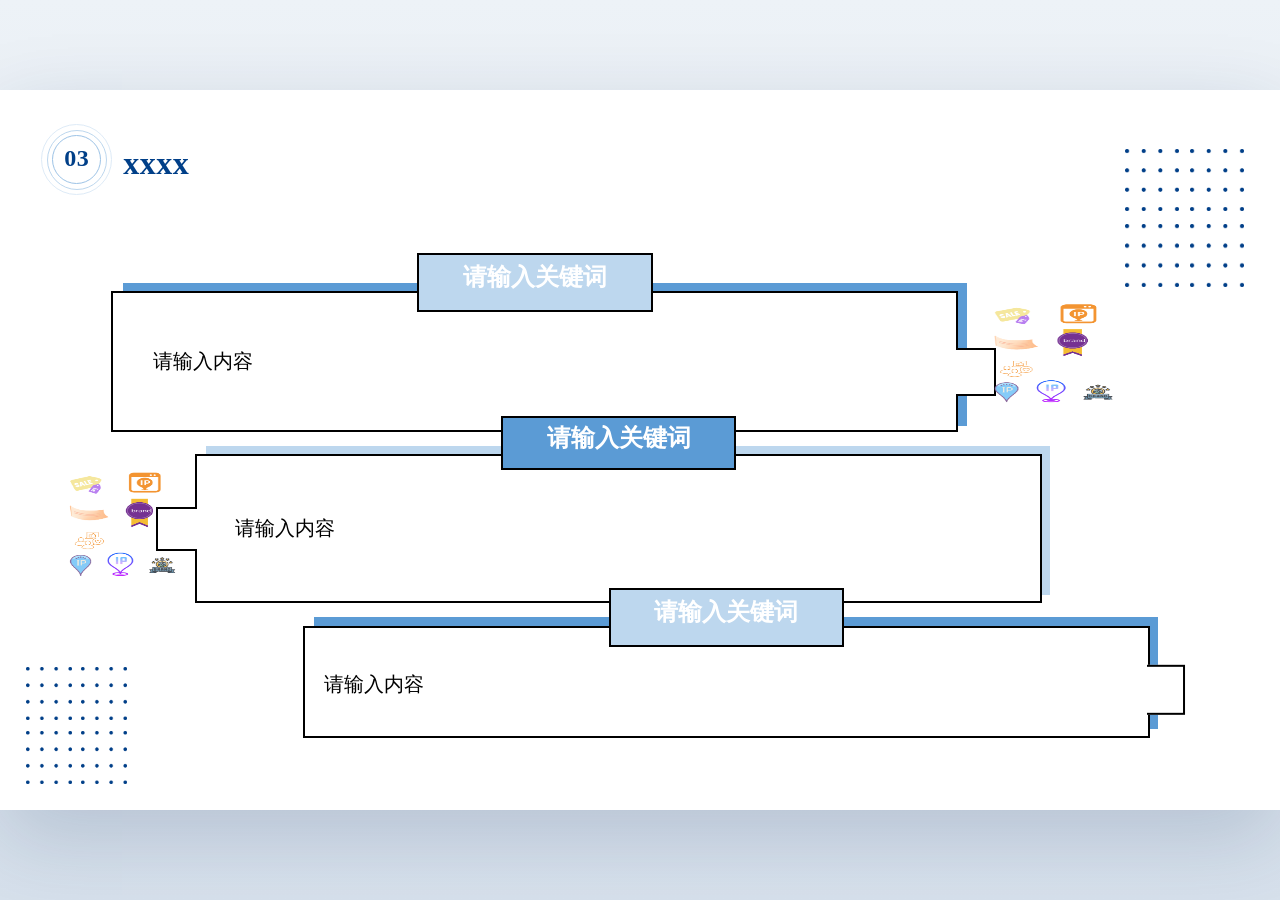
<file: templates/templet2-html-ppt-template/preview-slide10.html>
<!doctype html><html lang="zh-CN"><head><meta charset="utf-8"><meta name="viewport" content="width=device-width, initial-scale=1"><link rel="stylesheet" href="styles.css"></head><body><main class="deck-frame"><div class="deck-stage" style="transform:scale(1);"><section class="slide is-active" data-title="slide-10"><div class="slide-bg" style="background:#FFFFFF"></div><img class="ppt-el ppt-pic" src="assets/media/image13.png" alt="" style="left:26.123px;top:641.036px;width:45.543px;height:53.033px;transform:rotate(0deg);"><img class="ppt-el ppt-pic" src="assets/media/image13.png" alt="" style="left:26.123px;top:577.27px;width:45.543px;height:53.033px;transform:rotate(0deg);"><img class="ppt-el ppt-pic" src="assets/media/image13.png" alt="" style="left:81px;top:641.036px;width:45.543px;height:53.033px;transform:rotate(0deg);"><img class="ppt-el ppt-pic" src="assets/media/image13.png" alt="" style="left:81px;top:577.27px;width:45.543px;height:53.033px;transform:rotate(0deg);"><div class="ppt-el ppt-shape geom-rect" style="left:54.352px;top:54.913px;width:44.726px;height:33.659px;background:transparent;border:none;transform:rotate(0deg)"><div class="text-box" style="padding:0px 0px 0px 0px;justify-content:flex-start;"><div class="text-flow"><p style="text-align:center;margin:0;line-height:1.15;white-space:pre-wrap;"><span style="font-size:24px;font-weight:700;font-style:normal;font-family:黑体;color:#003F88;letter-spacing:0.493px;white-space:pre-wrap;">03</span></p></div></div></div><div class="ppt-el ppt-shape geom-rect" style="left:123.32px;top:54.913px;width:321.458px;height:33.659px;background:transparent;border:none;transform:rotate(0deg)"><div class="text-box" style="padding:0px 0px 0px 0px;justify-content:flex-start;"><div class="text-flow"><p style="text-align:left;margin:0;line-height:1.15;white-space:pre-wrap;"><span style="font-size:32px;font-weight:700;font-style:normal;font-family:黑体;color:#003F88;letter-spacing:0.493px;white-space:pre-wrap;">xxxx</span></p></div></div></div><svg class="ppt-el ppt-line" style="left:1280px;top:720px;width:89.029px;height:0px;transform:rotate(0deg);" viewBox="0 0 100 100" preserveAspectRatio="none"><line x1="0" y1="0" x2="100" y2="100" stroke="#FFC000" stroke-width="1.333" vector-effect="non-scaling-stroke" /></svg><div class="ppt-el ppt-shape geom-rect" style="left:123.32px;top:192.551px;width:843.854px;height:143.753px;background:#5B9BD5;border:none;transform:rotate(0deg)"></div><div class="ppt-el ppt-shape geom-rect" style="left:111.496px;top:201.357px;width:846.972px;height:140.712px;background:#FFFFFF;border:2px solid #000000;transform:rotate(0deg)"></div><div class="ppt-el ppt-shape geom-rect" style="left:946.178px;top:258.267px;width:50.216px;height:47.857px;background:#FFFFFF;border:2px solid #000000;transform:rotate(0deg)"></div><div class="ppt-el ppt-shape geom-rect" style="left:942.425px;top:247.539px;width:13.376px;height:69.314px;background:#FFFFFF;border:none;transform:rotate(0deg)"></div><div class="ppt-el ppt-shape geom-rect" style="left:417.343px;top:163.002px;width:235.278px;height:59.099px;background:#BDD7EE;border:2px solid #000000;transform:rotate(0deg)"></div><div class="ppt-el ppt-shape geom-rect" style="left:423.221px;top:174.031px;width:223.38px;height:37.981px;background:transparent;border:none;transform:rotate(0deg)"><div class="text-box" style="padding:0px 0px 0px 0px;justify-content:flex-start;"><div class="text-flow"><p style="text-align:center;margin:0;line-height:1.15;white-space:pre-wrap;"><span style="font-size:24px;font-weight:700;font-style:normal;font-family:微软雅黑;color:#FFFFFF;white-space:pre-wrap;">请输入关键词</span></p></div></div></div><div class="ppt-el ppt-shape geom-rect" style="left:143.43px;top:254.987px;width:827.466px;height:42.006px;background:transparent;border:none;transform:rotate(0deg)"><div class="text-box" style="padding:4.8px 9.6px 4.8px 9.6px;justify-content:flex-start;"><div class="text-flow"><p style="text-align:left;margin:0;line-height:1.15;white-space:pre-wrap;"><span style="font-size:20px;font-weight:400;font-style:normal;font-family:微软雅黑, Arial, Arial, sans-serif;color:#000000;white-space:pre-wrap;">请输入内容</span></p></div></div></div><div class="ppt-el ppt-shape geom-rect" style="left:206.496px;top:356.285px;width:843.854px;height:148.44px;background:#BDD7EE;border:none;transform:rotate(0deg)"></div><div class="ppt-el ppt-shape geom-rect" style="left:194.673px;top:364.369px;width:846.972px;height:148.44px;background:#FFFFFF;border:2px solid #000000;transform:rotate(0deg)"></div><div class="ppt-el ppt-shape geom-rect" style="left:156.092px;top:416.62px;width:50.216px;height:43.938px;background:#FFFFFF;border:2px solid #000000;transform:rotate(0deg)"></div><div class="ppt-el ppt-shape geom-rect" style="left:196.685px;top:406.77px;width:13.376px;height:63.639px;background:#FFFFFF;border:none;transform:rotate(0deg)"></div><div class="ppt-el ppt-shape geom-rect" style="left:501.157px;top:325.507px;width:235.279px;height:54.261px;background:#5B9BD5;border:2px solid #000000;transform:rotate(0deg)"></div><div class="ppt-el ppt-shape geom-rect" style="left:507.419px;top:334.549px;width:223.38px;height:37.961px;background:transparent;border:none;transform:rotate(0deg)"><div class="text-box" style="padding:0px 0px 0px 0px;justify-content:flex-start;"><div class="text-flow"><p style="text-align:center;margin:0;line-height:1.15;white-space:pre-wrap;"><span style="font-size:24px;font-weight:700;font-style:normal;font-family:微软雅黑;color:#FFFFFF;white-space:pre-wrap;">请输入关键词</span></p></div></div></div><div class="ppt-el ppt-shape geom-rect" style="left:225.357px;top:422.167px;width:828.11px;height:42.006px;background:transparent;border:none;transform:rotate(0deg)"><div class="text-box" style="padding:4.8px 9.6px 4.8px 9.6px;justify-content:flex-start;"><div class="text-flow"><p style="text-align:left;margin:0;line-height:1.15;white-space:pre-wrap;"><span style="font-size:20px;font-weight:400;font-style:normal;font-family:微软雅黑, Arial, Arial, sans-serif;color:#000000;white-space:pre-wrap;">请输入内容</span></p></div></div></div><div class="ppt-el ppt-shape geom-rect" style="left:314.496px;top:527.058px;width:843.854px;height:111.716px;background:#5B9BD5;border:none;transform:rotate(0deg)"></div><div class="ppt-el ppt-shape geom-rect" style="left:302.672px;top:535.864px;width:846.971px;height:111.716px;background:#FFFFFF;border:2px solid #000000;transform:rotate(0deg)"></div><div class="ppt-el ppt-shape geom-rect" style="left:1136.456px;top:575.582px;width:50.215px;height:47.857px;background:#FFFFFF;border:2px solid #000000;transform:rotate(90deg)"></div><div class="ppt-el ppt-shape geom-rect" style="left:1133.933px;top:566.478px;width:13.375px;height:69.313px;background:#FFFFFF;border:none;transform:rotate(0deg)"></div><div class="ppt-el ppt-shape geom-rect" style="left:608.519px;top:497.509px;width:235.278px;height:59.099px;background:#BDD7EE;border:2px solid #000000;transform:rotate(0deg)"></div><div class="ppt-el ppt-shape geom-rect" style="left:614.397px;top:508.538px;width:223.38px;height:37.981px;background:transparent;border:none;transform:rotate(0deg)"><div class="text-box" style="padding:0px 0px 0px 0px;justify-content:flex-start;"><div class="text-flow"><p style="text-align:center;margin:0;line-height:1.15;white-space:pre-wrap;"><span style="font-size:24px;font-weight:700;font-style:normal;font-family:微软雅黑;color:#FFFFFF;white-space:pre-wrap;">请输入关键词</span></p></div></div></div><div class="ppt-el ppt-shape geom-rect" style="left:314.362px;top:578.263px;width:810.338px;height:42.006px;background:transparent;border:none;transform:rotate(0deg)"><div class="text-box" style="padding:4.8px 9.6px 4.8px 9.6px;justify-content:flex-start;"><div class="text-flow"><p style="text-align:left;margin:0;line-height:1.15;white-space:pre-wrap;"><span style="font-size:20px;font-weight:400;font-style:normal;font-family:微软雅黑, Arial, Arial, sans-serif;color:#000000;white-space:pre-wrap;">请输入内容</span></p></div></div></div><img class="ppt-el ppt-pic" src="assets/media/image15.png" alt="" style="left:979.747px;top:209.706px;width:147.617px;height:109.995px;transform:rotate(0deg);"><img class="ppt-el ppt-pic" src="assets/media/image15.png" alt="" style="left:57.064px;top:377.955px;width:130.803px;height:116.261px;transform:rotate(0deg);"><img class="ppt-el ppt-pic" src="assets/media/image13.png" alt="" style="left:1124.701px;top:134.238px;width:54.068px;height:62.961px;transform:rotate(0deg);"><img class="ppt-el ppt-pic" src="assets/media/image13.png" alt="" style="left:1124.701px;top:58.535px;width:54.068px;height:62.961px;transform:rotate(0deg);"><img class="ppt-el ppt-pic" src="assets/media/image13.png" alt="" style="left:1189.851px;top:134.238px;width:54.068px;height:62.961px;transform:rotate(0deg);"><img class="ppt-el ppt-pic" src="assets/media/image13.png" alt="" style="left:1189.851px;top:58.535px;width:54.068px;height:62.961px;transform:rotate(0deg);"><div class="ppt-el ppt-shape geom-ellipse" style="left:52.226px;top:45.317px;width:48.979px;height:48.979px;background:transparent;border:1px solid #9DC3E6;transform:rotate(0deg)"></div><div class="ppt-el ppt-shape geom-ellipse" style="left:46.582px;top:39.673px;width:60.267px;height:60.267px;background:transparent;border:1px solid #BDD7EE;transform:rotate(0deg)"></div><div class="ppt-el ppt-shape geom-ellipse" style="left:41.193px;top:34.284px;width:71.045px;height:71.045px;background:transparent;border:1px solid #DEEBF7;transform:rotate(0deg)"></div></section></div></main></body></html>
</file>
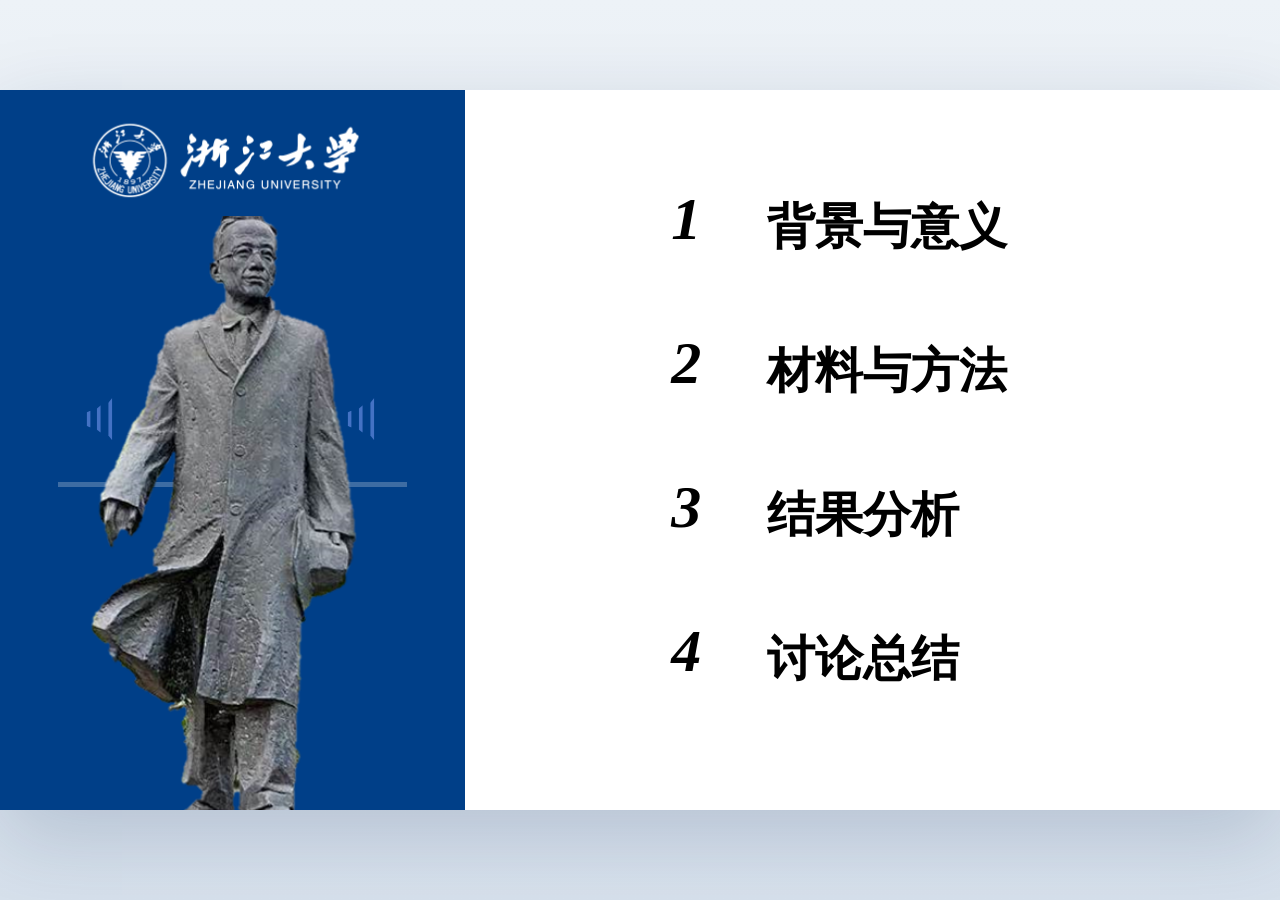
<file: templates/templet2-html-ppt-template/preview-slide2.html>
<!doctype html><html lang="zh-CN"><head><meta charset="utf-8"><meta name="viewport" content="width=device-width, initial-scale=1"><link rel="stylesheet" href="styles.css"></head><body><main class="deck-frame"><div class="deck-stage" style="transform:scale(1);"><section class="slide is-active" data-title="slide-2"><div class="slide-bg" style="background:#FFFFFF"></div><div class="ppt-el ppt-shape geom-rect" style="left:0px;top:0px;width:465.344px;height:720px;background:#003F88;border:none;transform:rotate(0deg)"></div><img class="ppt-el ppt-pic" src="assets/media/image2.png" alt="" style="left:25.458px;top:-13.924px;width:414.427px;height:145.099px;transform:rotate(0deg);"><div class="ppt-el ppt-shape geom-rect" style="left:114.32px;top:280.181px;width:236.702px;height:96.938px;background:transparent;border:none;transform:rotate(0deg)"><div class="text-box" style="padding:4.8px 9.6px 4.8px 9.6px;justify-content:flex-start;"><div class="text-flow"><p style="text-align:center;margin:0;line-height:1.15;white-space:pre-wrap;"><span style="font-size:54px;font-weight:400;font-style:normal;font-family:微软雅黑, Arial, Arial, sans-serif;color:#FFFFFF;white-space:pre-wrap;">目  录</span></p></div></div></div><div class="ppt-el ppt-shape geom-rect" style="left:138.591px;top:413.83px;width:197.275px;height:48.469px;background:transparent;border:none;transform:rotate(0deg)"><div class="text-box" style="padding:4.8px 9.6px 4.8px 9.6px;justify-content:flex-start;"><div class="text-flow"><p style="text-align:center;margin:0;line-height:1.15;white-space:pre-wrap;"><span style="font-size:24px;font-weight:700;font-style:normal;font-family:微软雅黑, Arial, Arial, sans-serif;color:#FFFFFF;white-space:pre-wrap;">CONTENTS</span></p></div></div></div><div class="ppt-el ppt-shape geom-trapezoid" style="left:89.435px;top:326.539px;width:42.561px;height:4.221px;background:#4472C4;border:none;transform:rotate(270deg)"></div><div class="ppt-el ppt-shape geom-trapezoid" style="left:85.49px;top:326.539px;width:27.517px;height:4.221px;background:#4472C4;border:none;transform:rotate(270deg)"></div><div class="ppt-el ppt-shape geom-trapezoid" style="left:79.628px;top:326.539px;width:17.258px;height:4.221px;background:#4472C4;border:none;transform:rotate(270deg)"></div><div class="ppt-el ppt-shape geom-trapezoid" style="left:350.924px;top:326.539px;width:42.561px;height:4.221px;background:#4472C4;border:none;transform:rotate(270deg)"></div><div class="ppt-el ppt-shape geom-trapezoid" style="left:346.979px;top:326.539px;width:27.517px;height:4.221px;background:#4472C4;border:none;transform:rotate(270deg)"></div><div class="ppt-el ppt-shape geom-trapezoid" style="left:341.117px;top:326.539px;width:17.258px;height:4.221px;background:#4472C4;border:none;transform:rotate(270deg)"></div><div class="ppt-el ppt-shape geom-rect" style="left:58.356px;top:392.474px;width:348.632px;height:4.8px;background:rgba(242, 242, 242, 0.250);border:none;transform:rotate(0deg)"></div><div class="ppt-el ppt-shape geom-round2diag" style="left:654.022px;top:157.847px;width:73.101px;height:29.91px;background:linear-gradient(20.00deg, rgba(255, 255, 255, 0.360) 100.0%, #003F88 0.0%);border:none;transform:rotate(0deg)"></div><div class="ppt-el ppt-shape geom-rect" style="left:661.78px;top:89.989px;width:73.101px;height:106.631px;background:transparent;border:none;transform:rotate(0deg)"><div class="text-box" style="padding:4.8px 9.6px 4.8px 9.6px;justify-content:flex-start;"><div class="text-flow"><p style="text-align:left;margin:0;line-height:1.15;white-space:pre-wrap;"><span style="font-size:60px;font-weight:700;font-style:italic;font-family:黑体;color:#000000;white-space:pre-wrap;">1</span></p></div></div></div><div class="ppt-el ppt-shape geom-rect" style="left:757.824px;top:103.75px;width:493.211px;height:87.244px;background:transparent;border:none;transform:rotate(0deg)"><div class="text-box" style="padding:4.8px 9.6px 4.8px 9.6px;justify-content:flex-start;"><div class="text-flow"><p style="text-align:left;margin:0;line-height:1.15;white-space:pre-wrap;"><span style="font-size:48px;font-weight:700;font-style:normal;font-family:黑体;color:#000000;white-space:pre-wrap;">背景与意义</span></p></div></div></div><div class="ppt-el ppt-shape geom-round2diag" style="left:654.022px;top:302.075px;width:73.101px;height:29.91px;background:linear-gradient(20.00deg, rgba(255, 255, 255, 0.360) 100.0%, #003F88 0.0%);border:none;transform:rotate(0deg)"></div><div class="ppt-el ppt-shape geom-rect" style="left:661.78px;top:234.217px;width:73.101px;height:106.631px;background:transparent;border:none;transform:rotate(0deg)"><div class="text-box" style="padding:4.8px 9.6px 4.8px 9.6px;justify-content:flex-start;"><div class="text-flow"><p style="text-align:left;margin:0;line-height:1.15;white-space:pre-wrap;"><span style="font-size:60px;font-weight:700;font-style:italic;font-family:黑体;color:#000000;white-space:pre-wrap;">2</span></p></div></div></div><div class="ppt-el ppt-shape geom-rect" style="left:757.824px;top:247.978px;width:493.211px;height:87.244px;background:transparent;border:none;transform:rotate(0deg)"><div class="text-box" style="padding:4.8px 9.6px 4.8px 9.6px;justify-content:flex-start;"><div class="text-flow"><p style="text-align:left;margin:0;line-height:1.15;white-space:pre-wrap;"><span style="font-size:48px;font-weight:700;font-style:normal;font-family:黑体;color:#000000;white-space:pre-wrap;">材料与方法</span></p></div></div></div><div class="ppt-el ppt-shape geom-round2diag" style="left:654.022px;top:446.302px;width:73.101px;height:29.91px;background:linear-gradient(20.00deg, rgba(255, 255, 255, 0.360) 100.0%, #003F88 0.0%);border:none;transform:rotate(0deg)"></div><div class="ppt-el ppt-shape geom-rect" style="left:661.78px;top:378.444px;width:73.101px;height:106.631px;background:transparent;border:none;transform:rotate(0deg)"><div class="text-box" style="padding:4.8px 9.6px 4.8px 9.6px;justify-content:flex-start;"><div class="text-flow"><p style="text-align:left;margin:0;line-height:1.15;white-space:pre-wrap;"><span style="font-size:60px;font-weight:700;font-style:italic;font-family:黑体;color:#000000;white-space:pre-wrap;">3</span></p></div></div></div><div class="ppt-el ppt-shape geom-rect" style="left:757.824px;top:392.205px;width:493.211px;height:87.244px;background:transparent;border:none;transform:rotate(0deg)"><div class="text-box" style="padding:4.8px 9.6px 4.8px 9.6px;justify-content:flex-start;"><div class="text-flow"><p style="text-align:left;margin:0;line-height:1.15;white-space:pre-wrap;"><span style="font-size:48px;font-weight:700;font-style:normal;font-family:黑体;color:#000000;white-space:pre-wrap;">结果分析</span></p></div></div></div><div class="ppt-el ppt-shape geom-round2diag" style="left:654.022px;top:590.53px;width:73.101px;height:29.91px;background:linear-gradient(20.00deg, rgba(255, 255, 255, 0.360) 100.0%, #003F88 0.0%);border:none;transform:rotate(0deg)"></div><div class="ppt-el ppt-shape geom-rect" style="left:661.78px;top:522.672px;width:73.101px;height:106.631px;background:transparent;border:none;transform:rotate(0deg)"><div class="text-box" style="padding:4.8px 9.6px 4.8px 9.6px;justify-content:flex-start;"><div class="text-flow"><p style="text-align:left;margin:0;line-height:1.15;white-space:pre-wrap;"><span style="font-size:60px;font-weight:700;font-style:italic;font-family:黑体;color:#000000;white-space:pre-wrap;">4</span></p></div></div></div><div class="ppt-el ppt-shape geom-rect" style="left:757.824px;top:536.433px;width:493.211px;height:87.244px;background:transparent;border:none;transform:rotate(0deg)"><div class="text-box" style="padding:4.8px 9.6px 4.8px 9.6px;justify-content:flex-start;"><div class="text-flow"><p style="text-align:left;margin:0;line-height:1.15;white-space:pre-wrap;"><span style="font-size:48px;font-weight:700;font-style:normal;font-family:黑体;color:#000000;white-space:pre-wrap;">讨论总结</span></p></div></div></div><div class="ppt-el ppt-shape geom-rect" style="left:-16.834px;top:126.118px;width:462.828px;height:619.418px;background:url('assets/media/image3.png') center / cover no-repeat;border:none;transform:rotate(0deg)"></div></section></div></main></body></html>
</file>
<file: styles.css>
:root {
  --bg: #0a1630;
  --frame: #12203b;
  --surface: #eff4fb;
  --zju-blue: #15529f;
  --zju-blue-deep: #0c3970;
  --zju-blue-soft: #dbe8f8;
  --ink: #0c1324;
  --muted: #5e6775;
  --white: #ffffff;
  --glass: rgba(230, 239, 249, 0.72);
  --panel: rgba(255, 255, 255, 0.9);
  --accent: #b576cb;
  --shadow: 0 28px 80px rgba(0, 0, 0, 0.35);
  --font-sans: "PingFang SC", "Microsoft YaHei", "Noto Sans SC", "Helvetica Neue", Arial, sans-serif;
}

* {
  box-sizing: border-box;
}

html,
body {
  margin: 0;
  min-height: 100%;
  background:
    radial-gradient(circle at top, rgba(39, 82, 151, 0.35), transparent 35%),
    linear-gradient(180deg, #071426 0%, #0b1730 55%, #071120 100%);
  color: var(--white);
  font-family: var(--font-sans);
}

body {
  min-height: 100vh;
  overflow: hidden;
}

.app-shell {
  min-height: 100vh;
  display: block;
  padding: 0;
}

.stage {
  width: 100vw;
  height: 100vh;
  display: flex;
  align-items: center;
  justify-content: center;
}

.deck-frame {
  width: min(100vw, calc(100vh * 16 / 9));
  aspect-ratio: 16 / 9;
  border-radius: 0;
  padding: 0;
  background: transparent;
  box-shadow: none;
  border: 0;
}

.slides {
  position: relative;
  width: 100%;
  height: 100%;
  overflow: hidden;
  border-radius: 0;
  background: transparent;
}

.slide {
  position: absolute;
  inset: 0;
  display: none;
  width: 100%;
  height: 100%;
  padding: 0;
  overflow: hidden;
  background: var(--surface);
  color: var(--ink);
}

.slide.is-active {
  display: grid;
  z-index: 1;
}

.slide-master,
.cover-hero {
  position: absolute;
  inset: 0;
  background-position: center;
  background-repeat: no-repeat;
  background-size: cover;
}

.master-fade {
  background-image:
    linear-gradient(rgba(255, 255, 255, 0.84), rgba(255, 255, 255, 0.84)),
    url("assets/bg-gate.jpg");
}

.cover-hero {
  background-image:
    linear-gradient(rgba(255, 255, 255, 0.56), rgba(255, 255, 255, 0.56)),
    url("assets/bg-gate.jpg");
}

.cover-slide,
.ending-slide {
  position: relative;
}

.logo-top {
  position: absolute;
  top: 28px;
  right: 44px;
  width: 190px;
  z-index: 3;
}

.cover-seal {
  position: absolute;
  left: 50%;
  top: 46%;
  width: 68%;
  transform: translate(-50%, -50%);
  opacity: 0.22;
  z-index: 1;
}

.cover-band {
  position: absolute;
  left: 0;
  right: 0;
  top: 230px;
  z-index: 2;
  padding: 28px 160px 24px;
  background:
    linear-gradient(rgba(10, 57, 116, 0.84), rgba(10, 57, 116, 0.84)),
    url("assets/bg-statue.jpg");
  background-position: center;
  background-size: cover;
  text-align: center;
}

.cover-band-kicker {
  margin: 0 0 12px;
  color: rgba(255, 255, 255, 0.78);
  font-size: 15px;
  letter-spacing: 0.14em;
}

.cover-band h2 {
  margin: 0;
  color: #09111f;
  font-size: 54px;
  line-height: 1.05;
  letter-spacing: 0.01em;
  font-weight: 800;
}

.cover-band h2 span {
  display: block;
  white-space: nowrap;
}

.cover-band-en {
  margin: 16px 0 0;
  color: #09111f;
  font-size: 17px;
  letter-spacing: 0.04em;
  font-weight: 700;
}

.cover-motto {
  position: absolute;
  left: 50%;
  bottom: 52px;
  z-index: 2;
  transform: translateX(-50%);
  color: var(--zju-blue);
  font-size: 28px;
  letter-spacing: 0.12em;
}

.cover-motto::before {
  content: "";
  position: absolute;
  left: 50%;
  bottom: 40px;
  width: 1100px;
  height: 4px;
  background: var(--zju-blue);
  transform: translateX(-50%);
}

.cover-meta {
  position: absolute;
  left: 88px;
  right: 88px;
  bottom: 20px;
  z-index: 2;
  display: flex;
  justify-content: space-between;
  color: var(--zju-blue);
  font-size: 18px;
  font-weight: 700;
}

.agenda-slide {
  grid-template-columns: 43% 57%;
}

.agenda-left {
  position: relative;
  background-image:
    linear-gradient(rgba(12, 57, 112, 0.86), rgba(12, 57, 112, 0.86)),
    url("assets/bg-ivy-gate.jpg");
  background-size: cover;
  background-position: center;
}

.agenda-frame {
  position: absolute;
  left: 132px;
  width: 270px;
  border-left: 6px solid rgba(255, 255, 255, 0.94);
  border-right: 6px solid rgba(255, 255, 255, 0.94);
}

.agenda-frame.top {
  top: 96px;
  height: 78px;
  border-top: 6px solid rgba(255, 255, 255, 0.94);
}

.agenda-frame.bottom {
  top: 430px;
  height: 76px;
  border-bottom: 6px solid rgba(255, 255, 255, 0.94);
}

.agenda-card {
  position: absolute;
  left: 36px;
  top: 260px;
  width: 460px;
  padding: 28px 56px 32px 96px;
  background: linear-gradient(90deg, rgba(255, 255, 255, 0.86), rgba(255, 255, 255, 0.62));
  color: var(--white);
}

.agenda-card h2 {
  margin: 0;
  font-size: 70px;
  line-height: 1;
}

.agenda-card p {
  margin: 28px 0 0;
  padding-top: 14px;
  width: 236px;
  border-top: 2px solid rgba(255, 255, 255, 0.72);
  font-size: 24px;
  letter-spacing: 0.08em;
}

.agenda-right {
  position: relative;
  padding: 140px 96px 92px 116px;
  background-image:
    linear-gradient(rgba(255, 255, 255, 0.84), rgba(255, 255, 255, 0.84)),
    url("assets/bg-gate.jpg");
  background-size: cover;
  background-position: center;
}

.agenda-list {
  margin: 0;
  padding: 0;
  list-style: none;
  display: grid;
  gap: 28px;
}

.agenda-list li {
  display: grid;
  grid-template-columns: 82px 1fr;
  align-items: start;
  gap: 18px;
}

.agenda-index {
  color: var(--zju-blue);
  font-size: 82px;
  line-height: 0.88;
  font-weight: 800;
}

.agenda-list h3 {
  margin: 6px 0 8px;
  color: #667286;
  font-size: 28px;
  font-weight: 500;
}

.agenda-list p {
  margin: 0;
  color: var(--muted);
  font-size: 17px;
  line-height: 1.6;
}

.agenda-strokes span {
  position: absolute;
  width: 84px;
  height: 8px;
  border-radius: 999px;
  background: linear-gradient(90deg, rgba(21, 82, 159, 0.08), rgba(21, 82, 159, 0.52));
  transform: rotate(-28deg);
}

.agenda-strokes span:nth-child(1) {
  left: 38px;
  bottom: 172px;
}

.agenda-strokes span:nth-child(2) {
  left: 226px;
  bottom: 128px;
}

.agenda-strokes span:nth-child(3) {
  left: 112px;
  bottom: 92px;
}

.chapter-slide {
  position: relative;
}

.chapter-top-mask {
  position: absolute;
  left: 0;
  right: 0;
  top: 0;
  height: 50%;
  background:
    linear-gradient(rgba(12, 57, 112, 0.8), rgba(12, 57, 112, 0.8)),
    url("assets/bg-sign.jpg");
  background-size: cover;
  background-position: center;
}

.chapter-diamond {
  position: absolute;
  left: 50%;
  top: 46%;
  width: 182px;
  height: 182px;
  display: grid;
  place-items: center;
  background: var(--zju-blue);
  transform: translate(-50%, -50%) rotate(45deg);
  box-shadow: 0 20px 50px rgba(21, 82, 159, 0.18);
  z-index: 2;
}

.chapter-diamond span {
  transform: rotate(-45deg);
  color: #000;
  font-size: 94px;
  font-weight: 900;
  line-height: 1;
  font-variant-numeric: lining-nums;
}

.chapter-slide .chapter-copy {
  position: absolute;
  left: 0;
  right: 0;
  bottom: 92px;
  z-index: 2;
  text-align: center;
  color: var(--zju-blue);
}

.chapter-copy h2 {
  margin: 0 0 14px;
  font-size: 66px;
  font-weight: 800;
}

.chapter-copy p {
  margin: 0 auto;
  max-width: 840px;
  font-size: 20px;
  line-height: 1.5;
}

.standard-header {
  position: absolute;
  left: 0;
  right: 0;
  top: 0;
  z-index: 2;
  display: flex;
  align-items: center;
  padding: 40px 42px 0 32px;
}

.standard-header::after {
  content: "";
  position: absolute;
  left: 32px;
  right: 38px;
  top: 86px;
  height: 2px;
  background: rgba(21, 82, 159, 0.58);
}

.header-mark {
  position: relative;
  width: 36px;
  height: 56px;
  margin-right: 26px;
  background: var(--zju-blue);
  transform: skewX(-16deg);
  box-shadow: 7px 4px 0 rgba(21, 82, 159, 0.86);
}

.standard-header h2 {
  margin: 0;
  color: var(--zju-blue);
  font-size: 44px;
  font-weight: 800;
}

.summary-slide {
  position: relative;
  padding: 126px 38px 44px;
}

.summary-lead {
  position: absolute;
  left: 44px;
  top: 124px;
  z-index: 2;
  min-width: 332px;
  padding: 16px 38px;
  border-radius: 20px;
  background: var(--zju-blue);
  color: #000;
  font-size: 26px;
  font-style: italic;
  font-weight: 700;
}

.summary-brief {
  position: absolute;
  left: 56px;
  right: 56px;
  top: 182px;
  z-index: 2;
  font-size: 20px;
  line-height: 1.8;
}

.glass-panel {
  position: absolute;
  z-index: 2;
  background: var(--glass);
  border: 1px solid rgba(255, 255, 255, 0.55);
}

.summary-panel {
  left: 38px;
  right: 38px;
  top: 234px;
  bottom: 122px;
  padding: 84px 34px 34px;
}

.panel-tag {
  position: absolute;
  left: 22px;
  top: 16px;
  padding: 18px 34px;
  background: var(--zju-blue);
  color: #000;
  font-size: 24px;
  font-weight: 700;
  box-shadow: 6px 4px 0 rgba(21, 82, 159, 0.45);
}

.panel-content p {
  margin: 0 0 22px;
  font-size: 18px;
  line-height: 1.9;
}

.question-grid {
  display: grid;
  grid-template-columns: repeat(3, minmax(0, 1fr));
  gap: 18px;
}

.question-card {
  padding: 22px 20px 20px;
  background: rgba(255, 255, 255, 0.78);
  border: 1px solid rgba(21, 82, 159, 0.12);
  box-shadow: 0 12px 30px rgba(12, 57, 112, 0.06);
}

.question-card h3 {
  margin: 0 0 10px;
  color: var(--zju-blue);
  font-size: 24px;
  font-weight: 700;
}

.question-card p {
  margin: 0;
  color: #4d5664;
  font-size: 17px;
  line-height: 1.7;
}

.panel-note {
  margin: 18px 0 0;
  padding-top: 14px;
  border-top: 1px solid rgba(21, 82, 159, 0.14);
  color: #4c5870;
  font-size: 16px;
  line-height: 1.8;
}

.keyword-row {
  position: absolute;
  left: 62px;
  right: 62px;
  bottom: 50px;
  z-index: 3;
  display: flex;
  gap: 18px;
  align-items: center;
}

.keyword-label {
  padding: 13px 28px;
  background: var(--zju-blue);
  color: #000;
  font-size: 18px;
  font-weight: 700;
  box-shadow: 4px 4px 0 rgba(21, 82, 159, 0.38);
}

.keyword-pill {
  padding: 9px 20px;
  border: 2px solid var(--zju-blue);
  border-radius: 999px;
  color: var(--zju-blue);
  font-size: 18px;
}

.page-date {
  position: absolute;
  right: 28px;
  bottom: 18px;
  z-index: 3;
  color: #000;
  font-size: 26px;
  font-weight: 800;
}

.page-date-blue {
  color: var(--zju-blue);
}

.matrix-slide {
  position: relative;
}

.matrix-layout {
  position: absolute;
  inset: 120px 78px 58px;
  z-index: 2;
}

.route-layout {
  position: absolute;
  inset: 128px 52px 76px;
  z-index: 2;
  display: grid;
  grid-template-columns: 300px 1fr;
  gap: 28px;
}

.route-aside {
  display: grid;
  gap: 18px;
}

.route-meta {
  padding: 20px 20px 18px;
  background: rgba(255, 255, 255, 0.76);
  border: 1px solid rgba(21, 82, 159, 0.16);
  box-shadow: 0 14px 36px rgba(12, 57, 112, 0.08);
}

.route-meta span {
  display: inline-block;
  margin-bottom: 10px;
  padding: 7px 12px;
  background: rgba(21, 82, 159, 0.12);
  color: var(--zju-blue);
  font-size: 15px;
  font-weight: 700;
}

.route-meta p {
  margin: 0;
  color: #4b5669;
  font-size: 17px;
  line-height: 1.7;
}

.route-board {
  padding: 26px 28px 22px;
  background: rgba(255, 255, 255, 0.72);
  border: 1px solid rgba(21, 82, 159, 0.16);
  box-shadow: 0 16px 40px rgba(12, 57, 112, 0.08);
}

.route-board-title {
  display: inline-block;
  margin-bottom: 24px;
  padding: 10px 16px;
  background: var(--zju-blue);
  color: var(--white);
  font-size: 20px;
  font-weight: 700;
}

.route-flow {
  display: grid;
  grid-template-columns: minmax(0, 1fr) auto minmax(0, 1fr) auto minmax(0, 1fr) auto minmax(0, 1fr);
  align-items: center;
  gap: 12px;
}

.route-step {
  min-height: 234px;
  padding: 24px 18px 20px;
  background: linear-gradient(180deg, rgba(21, 82, 159, 0.12), rgba(255, 255, 255, 0.96));
  border: 1px solid rgba(21, 82, 159, 0.16);
}

.route-step strong {
  display: inline-block;
  margin-bottom: 16px;
  color: var(--zju-blue);
  font-size: 34px;
  font-weight: 800;
}

.route-step h3 {
  margin: 0 0 10px;
  color: #18375b;
  font-size: 22px;
}

.route-step p {
  margin: 0;
  color: #536075;
  font-size: 16px;
  line-height: 1.75;
}

.route-arrow {
  color: var(--zju-blue);
  font-size: 28px;
  font-weight: 800;
}

.route-note {
  margin: 18px 0 0;
  color: #52617a;
  font-size: 16px;
  line-height: 1.8;
}

.matrix-note {
  position: absolute;
  width: 280px;
}

.matrix-note h3 {
  margin: 0 0 10px;
  color: var(--zju-blue);
  font-size: 26px;
}

.matrix-note p {
  margin: 0;
  color: #4d5664;
  font-size: 18px;
  line-height: 1.7;
}

.matrix-note-left-top {
  left: 80px;
  top: 36px;
}

.matrix-note-right-top {
  right: 84px;
  top: 36px;
}

.matrix-note-left-bottom {
  left: 80px;
  bottom: 42px;
}

.matrix-note-right-bottom {
  right: 84px;
  bottom: 42px;
}

.matrix-core {
  position: absolute;
  left: 50%;
  top: 50%;
  width: 520px;
  height: 430px;
  transform: translate(-50%, -42%);
}

.matrix-shape {
  position: absolute;
  inset: 0;
  clip-path: polygon(50% 0, 92% 25%, 80% 84%, 50% 100%, 20% 84%, 8% 25%);
  background:
    radial-gradient(circle at center, #000 0 12%, transparent 12.4%),
    conic-gradient(
      from -30deg,
      var(--zju-blue) 0 60deg,
      #d5d5d5 60deg 120deg,
      var(--zju-blue) 120deg 180deg,
      #d5d5d5 180deg 240deg,
      var(--zju-blue) 240deg 300deg,
      #d5d5d5 300deg 360deg
    );
}

.matrix-shape::before,
.matrix-shape::after {
  content: "";
  position: absolute;
  inset: 0;
}

.matrix-shape::before {
  background:
    linear-gradient(90deg, transparent 49.3%, #000 49.3%, #000 50.7%, transparent 50.7%),
    linear-gradient(32deg, transparent 49.4%, #000 49.4%, #000 50.6%, transparent 50.6%),
    linear-gradient(-32deg, transparent 49.4%, #000 49.4%, #000 50.6%, transparent 50.6%);
}

.matrix-center {
  position: absolute;
  left: 50%;
  top: 50%;
  width: 92px;
  height: 92px;
  background: #000;
  border-radius: 50%;
  transform: translate(-50%, -50%);
}

.photo-slide {
  position: relative;
}

.methods-layout {
  position: absolute;
  left: 54px;
  right: 54px;
  top: 140px;
  bottom: 78px;
  z-index: 2;
  display: grid;
  grid-template-columns: 1.02fr 1.16fr;
  gap: 28px;
}

.sample-visual {
  display: grid;
  grid-template-rows: auto auto 1fr;
  gap: 16px;
}

.sample-visual .photo-card {
  height: 324px;
}

.photo-layout {
  position: absolute;
  left: 50px;
  right: 50px;
  top: 140px;
  bottom: 68px;
  z-index: 2;
  display: grid;
  grid-template-columns: 1.24fr 1.04fr;
  gap: 0;
  align-items: center;
}

.photo-card {
  position: relative;
  margin: 0;
  width: 100%;
  height: 522px;
  overflow: hidden;
  box-shadow: 0 16px 46px rgba(21, 82, 159, 0.12);
}

.photo-card::before {
  content: "";
  position: absolute;
  left: -6px;
  top: -6px;
  width: 56px;
  height: 96px;
  border-top: 8px solid var(--zju-blue);
  border-left: 8px solid var(--zju-blue);
  z-index: 2;
}

.photo-card img {
  width: 100%;
  height: 100%;
  object-fit: cover;
}

.sample-caption {
  margin-top: -6px;
  color: var(--zju-blue);
  font-size: 18px;
  font-weight: 700;
}

.sample-stats {
  display: grid;
  grid-template-columns: repeat(3, minmax(0, 1fr));
  gap: 14px;
}

.stats-card {
  padding: 18px 16px;
  background: rgba(255, 255, 255, 0.78);
  border: 1px solid rgba(21, 82, 159, 0.16);
  box-shadow: 0 12px 30px rgba(12, 57, 112, 0.07);
}

.stats-card span {
  display: block;
  margin-bottom: 8px;
  color: #667286;
  font-size: 14px;
}

.stats-card strong {
  color: var(--zju-blue);
  font-size: 22px;
}

.method-stack {
  display: grid;
  gap: 16px;
}

.method-card {
  padding: 24px 24px 22px;
  background: rgba(255, 255, 255, 0.82);
  border-left: 6px solid var(--zju-blue);
  box-shadow: 0 14px 34px rgba(12, 57, 112, 0.08);
}

.method-card h3 {
  margin: 0 0 10px;
  color: var(--zju-blue);
  font-size: 25px;
}

.method-card p {
  margin: 0;
  color: #4f5a6d;
  font-size: 18px;
  line-height: 1.75;
}

.method-note {
  margin: 6px 0 0;
  padding: 16px 18px 0;
  border-top: 1px solid rgba(21, 82, 159, 0.14);
  color: #52617a;
  font-size: 16px;
  line-height: 1.8;
}

.text-panel {
  width: 100%;
  min-height: 468px;
  background: rgba(255, 255, 255, 0.92);
  box-shadow: 0 16px 46px rgba(12, 57, 112, 0.15);
}

.text-panel header {
  padding: 20px 28px;
  background: var(--zju-blue);
  color: var(--white);
  text-align: center;
  font-size: 26px;
  font-weight: 700;
}

.text-panel-body {
  padding: 28px 32px 24px;
  color: #3f4858;
  font-size: 18px;
  line-height: 1.75;
}

.text-panel-body p {
  margin: 0 0 18px;
}

.text-panel-body ul {
  margin: 0;
  padding-left: 24px;
}

.text-panel-body li + li {
  margin-top: 12px;
}

.cards-slide {
  position: relative;
}

.defense-grid {
  position: absolute;
  left: 56px;
  right: 56px;
  top: 144px;
  bottom: 82px;
  z-index: 2;
  display: grid;
  grid-template-columns: 1fr 1.04fr;
  gap: 24px;
}

.innovation-panel,
.plan-panel {
  padding: 24px 24px 22px;
  background: rgba(255, 255, 255, 0.74);
  border: 1px solid rgba(21, 82, 159, 0.16);
  box-shadow: 0 16px 40px rgba(12, 57, 112, 0.08);
}

.panel-heading span {
  display: inline-block;
  margin-bottom: 10px;
  padding: 7px 12px;
  background: rgba(21, 82, 159, 0.12);
  color: var(--zju-blue);
  font-size: 14px;
  font-weight: 700;
}

.panel-heading h3 {
  margin: 0 0 20px;
  color: #163a64;
  font-size: 30px;
}

.innovation-list {
  display: grid;
  gap: 16px;
}

.innovation-item {
  display: grid;
  grid-template-columns: 54px 1fr;
  gap: 14px;
  align-items: start;
  padding: 18px 16px;
  background: rgba(255, 255, 255, 0.76);
  border: 1px solid rgba(21, 82, 159, 0.12);
}

.innovation-item strong {
  display: grid;
  place-items: center;
  width: 54px;
  height: 54px;
  background: var(--zju-blue);
  color: var(--white);
  font-size: 20px;
  font-weight: 800;
}

.innovation-item h4,
.timeline-item h4 {
  margin: 0 0 8px;
  color: var(--zju-blue);
  font-size: 21px;
}

.innovation-item p,
.timeline-item p {
  margin: 0;
  color: #4d596d;
  font-size: 16px;
  line-height: 1.7;
}

.timeline {
  display: grid;
  gap: 16px;
}

.timeline-item {
  display: grid;
  grid-template-columns: 96px 1fr;
  gap: 16px;
  align-items: start;
  padding: 18px 18px 18px 0;
  border-top: 1px solid rgba(21, 82, 159, 0.12);
}

.timeline-item:first-child {
  border-top: 0;
  padding-top: 0;
}

.timeline-date {
  display: inline-grid;
  place-items: center;
  min-height: 42px;
  margin-top: 2px;
  background: var(--zju-blue);
  color: var(--white);
  font-size: 15px;
  font-weight: 700;
}

.cards-grid {
  position: absolute;
  left: 64px;
  right: 64px;
  top: 154px;
  bottom: 84px;
  z-index: 2;
  display: grid;
  grid-template-columns: repeat(2, minmax(0, 1fr));
  gap: 26px 32px;
}

.idea-card {
  position: relative;
  padding: 36px 28px 28px 110px;
  background: rgba(255, 255, 255, 0.74);
  border: 1px solid rgba(21, 82, 159, 0.18);
  box-shadow: 0 18px 40px rgba(12, 57, 112, 0.08);
}

.idea-badge {
  position: absolute;
  left: 26px;
  top: 28px;
  width: 58px;
  height: 58px;
  display: grid;
  place-items: center;
  border-radius: 50%;
  background: var(--zju-blue);
  color: var(--white);
  font-weight: 800;
}

.idea-card h3 {
  margin: 0 0 10px;
  color: var(--zju-blue);
  font-size: 28px;
}

.idea-card p {
  margin: 0;
  color: #495264;
  font-size: 18px;
  line-height: 1.7;
}

.ending-hero {
  background-image:
    linear-gradient(rgba(255, 255, 255, 0.62), rgba(255, 255, 255, 0.62)),
    url("assets/bg-sign.jpg");
}

.ending-seal {
  width: 52%;
  opacity: 0.15;
}

.ending-card {
  position: absolute;
  left: 50%;
  top: 50%;
  z-index: 2;
  padding: 42px 72px;
  min-width: 500px;
  text-align: center;
  background: linear-gradient(rgba(21, 82, 159, 0.88), rgba(21, 82, 159, 0.88));
  color: var(--white);
  transform: translate(-50%, -50%);
  box-shadow: 0 26px 60px rgba(12, 57, 112, 0.24);
}

.ending-card p {
  margin: 0 0 16px;
  font-size: 16px;
  letter-spacing: 0.34em;
}

.ending-card h2 {
  margin: 0;
  font-size: 68px;
  letter-spacing: 0.06em;
}

.ending-card span {
  display: inline-block;
  margin-top: 18px;
  font-size: 22px;
}

@media (max-width: 980px) {
  .deck-frame {
    width: min(100vw, calc(100vh * 16 / 9));
  }

  .cover-band {
    top: 206px;
    padding: 24px 92px 20px;
  }

  .cover-band h2 {
    font-size: 42px;
  }

  .cover-meta {
    left: 42px;
    right: 42px;
    font-size: 15px;
  }

  .question-grid,
  .sample-stats,
  .defense-grid,
  .methods-layout,
  .route-layout,
  .route-flow {
    grid-template-columns: 1fr;
  }

  .route-arrow {
    display: none;
  }
}

@media (max-width: 720px) {
  .deck-frame {
    width: min(100vw, calc(100vh * 16 / 9));
  }
}
</file>
<file: templates/templet2-html-ppt-template/styles.css>
:root {
  --canvas-w: 1280px;
  --canvas-h: 720px;
  --bg: #dfe7f2;
  --stage-shadow: 0 28px 80px rgba(19, 42, 88, 0.18);
}

* {
  box-sizing: border-box;
}

html,
body {
  margin: 0;
  min-height: 100%;
  background: linear-gradient(180deg, #edf2f7 0%, #d7e1ec 100%);
  font-family: "Microsoft YaHei", "PingFang SC", Arial, sans-serif;
}

body {
  min-height: 100vh;
  overflow: hidden;
  display: flex;
  align-items: center;
  justify-content: center;
}

.deck-frame {
  position: relative;
  width: min(100vw, calc(100vh * 16 / 9));
  aspect-ratio: 16 / 9;
  overflow: hidden;
  background: #fff;
  box-shadow: var(--stage-shadow);
}

.deck-stage {
  position: absolute;
  left: 0;
  top: 0;
  width: var(--canvas-w);
  height: var(--canvas-h);
  transform-origin: top left;
}

.slide {
  position: absolute;
  inset: 0;
  display: none;
  width: var(--canvas-w);
  height: var(--canvas-h);
  overflow: hidden;
}

.slide.is-active {
  display: block;
}

.slide-bg {
  position: absolute;
  inset: 0;
}

.ppt-el {
  position: absolute;
  transform-origin: center center;
}

.ppt-pic {
  object-fit: fill;
}

.ppt-shape {
  overflow: hidden;
}

.ppt-line {
  overflow: visible;
}

.geom-ellipse {
  border-radius: 50%;
}

.geom-roundrect {
  border-radius: 22px;
}

.geom-parallelogram {
  clip-path: polygon(18% 0, 100% 0, 82% 100%, 0 100%);
}

.geom-trapezoid {
  clip-path: polygon(12% 0, 88% 0, 100% 100%, 0 100%);
}

.geom-diamond {
  clip-path: polygon(50% 0, 100% 50%, 50% 100%, 0 50%);
}

.geom-round2diag {
  clip-path: polygon(12% 0, 100% 0, 100% 88%, 88% 100%, 0 100%, 0 12%);
  border-radius: 18px;
}

.geom-line {
  height: 1px !important;
}

.text-box {
  position: absolute;
  inset: 0;
  display: flex;
}

.text-flow {
  width: 100%;
}
</file>
<file: templates/求是传承风模板-html/styles.css>
:root {
  --canvas-w: 1280px;
  --canvas-h: 720px;
  --stage-shadow: 0 28px 80px rgba(19, 42, 88, 0.18);
}
* {
  box-sizing: border-box;
}
html,
body {
  margin: 0;
  min-height: 100%;
  background: linear-gradient(180deg, #edf2f7 0%, #d7e1ec 100%);
  font-family: "Microsoft YaHei", "PingFang SC", Arial, sans-serif;
}
body {
  min-height: 100vh;
  overflow: hidden;
  display: flex;
  align-items: center;
  justify-content: center;
}
.deck-frame {
  position: relative;
  width: min(100vw, calc(100vh * 16 / 9));
  aspect-ratio: 16 / 9;
  overflow: hidden;
  background: #fff;
  box-shadow: var(--stage-shadow);
}
.deck-stage {
  position: absolute;
  left: 0;
  top: 0;
  width: var(--canvas-w);
  height: var(--canvas-h);
  transform-origin: top left;
}
.slide {
  position: absolute;
  inset: 0;
  display: none;
  width: var(--canvas-w);
  height: var(--canvas-h);
  overflow: hidden;
}
.slide.is-active {
  display: block;
}
.slide-bg {
  position: absolute;
  inset: 0;
}
.ppt-el {
  position: absolute;
  transform-origin: center center;
}
.ppt-pic {
  object-fit: fill;
}
.ppt-shape {
  overflow: hidden;
}
.ppt-line {
  overflow: visible;
}
.geom-ellipse,
.geom-connector {
  border-radius: 50%;
}
.geom-roundrect {
  border-radius: 22px;
}
.geom-terminator {
  border-radius: 999px;
}
.geom-parallelogram {
  clip-path: polygon(18% 0, 100% 0, 82% 100%, 0 100%);
}
.geom-trapezoid {
  clip-path: polygon(12% 0, 88% 0, 100% 100%, 0 100%);
}
.geom-diamond {
  clip-path: polygon(50% 0, 100% 50%, 50% 100%, 0 50%);
}
.geom-round2diag {
  clip-path: polygon(12% 0, 100% 0, 100% 88%, 88% 100%, 0 100%, 0 12%);
  border-radius: 18px;
}
.geom-star4 {
  clip-path: polygon(50% 0, 62% 38%, 100% 50%, 62% 62%, 50% 100%, 38% 62%, 0 50%, 38% 38%);
}
.geom-triangle {
  clip-path: polygon(50% 0, 100% 100%, 0 100%);
}
.geom-teardrop {
  clip-path: polygon(50% 0, 72% 20%, 84% 48%, 76% 74%, 50% 100%, 24% 74%, 16% 48%, 28% 20%);
}
.geom-offpage {
  clip-path: polygon(0 0, 100% 0, 100% 72%, 50% 100%, 0 72%);
}
.geom-arc {
  border-radius: 50%;
  background: transparent !important;
}
.geom-line {
  height: 1px !important;
}
.text-box {
  position: absolute;
  inset: 0;
  display: flex;
}
.text-flow {
  width: 100%;
}
</file>
<file: templates/现代简约风模板-html/styles.css>
:root {
  --canvas-w: 1280px;
  --canvas-h: 720px;
  --stage-shadow: 0 28px 80px rgba(19, 42, 88, 0.18);
}
* {
  box-sizing: border-box;
}
html,
body {
  margin: 0;
  min-height: 100%;
  background: linear-gradient(180deg, #edf2f7 0%, #d7e1ec 100%);
  font-family: "Microsoft YaHei", "PingFang SC", Arial, sans-serif;
}
body {
  min-height: 100vh;
  overflow: hidden;
  display: flex;
  align-items: center;
  justify-content: center;
}
.deck-frame {
  position: relative;
  width: min(100vw, calc(100vh * 16 / 9));
  aspect-ratio: 16 / 9;
  overflow: hidden;
  background: #fff;
  box-shadow: var(--stage-shadow);
}
.deck-stage {
  position: absolute;
  left: 0;
  top: 0;
  width: var(--canvas-w);
  height: var(--canvas-h);
  transform-origin: top left;
}
.slide {
  position: absolute;
  inset: 0;
  display: none;
  width: var(--canvas-w);
  height: var(--canvas-h);
  overflow: hidden;
}
.slide.is-active {
  display: block;
}
.slide-bg {
  position: absolute;
  inset: 0;
}
.ppt-el {
  position: absolute;
  transform-origin: center center;
}
.ppt-pic {
  object-fit: fill;
}
.ppt-shape {
  overflow: hidden;
}
.ppt-line {
  overflow: visible;
}
.geom-ellipse,
.geom-connector {
  border-radius: 50%;
}
.geom-roundrect {
  border-radius: 22px;
}
.geom-terminator {
  border-radius: 999px;
}
.geom-parallelogram {
  clip-path: polygon(18% 0, 100% 0, 82% 100%, 0 100%);
}
.geom-trapezoid {
  clip-path: polygon(12% 0, 88% 0, 100% 100%, 0 100%);
}
.geom-diamond {
  clip-path: polygon(50% 0, 100% 50%, 50% 100%, 0 50%);
}
.geom-round2diag {
  clip-path: polygon(12% 0, 100% 0, 100% 88%, 88% 100%, 0 100%, 0 12%);
  border-radius: 18px;
}
.geom-star4 {
  clip-path: polygon(50% 0, 62% 38%, 100% 50%, 62% 62%, 50% 100%, 38% 62%, 0 50%, 38% 38%);
}
.geom-triangle {
  clip-path: polygon(50% 0, 100% 100%, 0 100%);
}
.geom-teardrop {
  clip-path: polygon(50% 0, 72% 20%, 84% 48%, 76% 74%, 50% 100%, 24% 74%, 16% 48%, 28% 20%);
}
.geom-offpage {
  clip-path: polygon(0 0, 100% 0, 100% 72%, 50% 100%, 0 72%);
}
.geom-arc {
  border-radius: 50%;
  background: transparent !important;
}
.geom-line {
  height: 1px !important;
}
.text-box {
  position: absolute;
  inset: 0;
  display: flex;
}
.text-flow {
  width: 100%;
}
</file>
<file: templates/红蓝撞色风模板-html/styles.css>
:root {
  --canvas-w: 1280px;
  --canvas-h: 720px;
  --stage-shadow: 0 28px 80px rgba(19, 42, 88, 0.18);
}
* {
  box-sizing: border-box;
}
html,
body {
  margin: 0;
  min-height: 100%;
  background: linear-gradient(180deg, #edf2f7 0%, #d7e1ec 100%);
  font-family: "Microsoft YaHei", "PingFang SC", Arial, sans-serif;
}
body {
  min-height: 100vh;
  overflow: hidden;
  display: flex;
  align-items: center;
  justify-content: center;
}
.deck-frame {
  position: relative;
  width: min(100vw, calc(100vh * 16 / 9));
  aspect-ratio: 16 / 9;
  overflow: hidden;
  background: #fff;
  box-shadow: var(--stage-shadow);
}
.deck-stage {
  position: absolute;
  left: 0;
  top: 0;
  width: var(--canvas-w);
  height: var(--canvas-h);
  transform-origin: top left;
}
.slide {
  position: absolute;
  inset: 0;
  display: none;
  width: var(--canvas-w);
  height: var(--canvas-h);
  overflow: hidden;
}
.slide.is-active {
  display: block;
}
.slide-bg {
  position: absolute;
  inset: 0;
}
.ppt-el {
  position: absolute;
  transform-origin: center center;
}
.ppt-pic {
  object-fit: fill;
}
.ppt-shape {
  overflow: hidden;
}
.ppt-line {
  overflow: visible;
}
.geom-ellipse,
.geom-connector {
  border-radius: 50%;
}
.geom-roundrect {
  border-radius: 22px;
}
.geom-terminator {
  border-radius: 999px;
}
.geom-parallelogram {
  clip-path: polygon(18% 0, 100% 0, 82% 100%, 0 100%);
}
.geom-trapezoid {
  clip-path: polygon(12% 0, 88% 0, 100% 100%, 0 100%);
}
.geom-diamond {
  clip-path: polygon(50% 0, 100% 50%, 50% 100%, 0 50%);
}
.geom-round2diag {
  clip-path: polygon(12% 0, 100% 0, 100% 88%, 88% 100%, 0 100%, 0 12%);
  border-radius: 18px;
}
.geom-star4 {
  clip-path: polygon(50% 0, 62% 38%, 100% 50%, 62% 62%, 50% 100%, 38% 62%, 0 50%, 38% 38%);
}
.geom-triangle {
  clip-path: polygon(50% 0, 100% 100%, 0 100%);
}
.geom-teardrop {
  clip-path: polygon(50% 0, 72% 20%, 84% 48%, 76% 74%, 50% 100%, 24% 74%, 16% 48%, 28% 20%);
}
.geom-offpage {
  clip-path: polygon(0 0, 100% 0, 100% 72%, 50% 100%, 0 72%);
}
.geom-arc {
  border-radius: 50%;
  background: transparent !important;
}
.geom-line {
  height: 1px !important;
}
.text-box {
  position: absolute;
  inset: 0;
  display: flex;
}
.text-flow {
  width: 100%;
}
</file>
